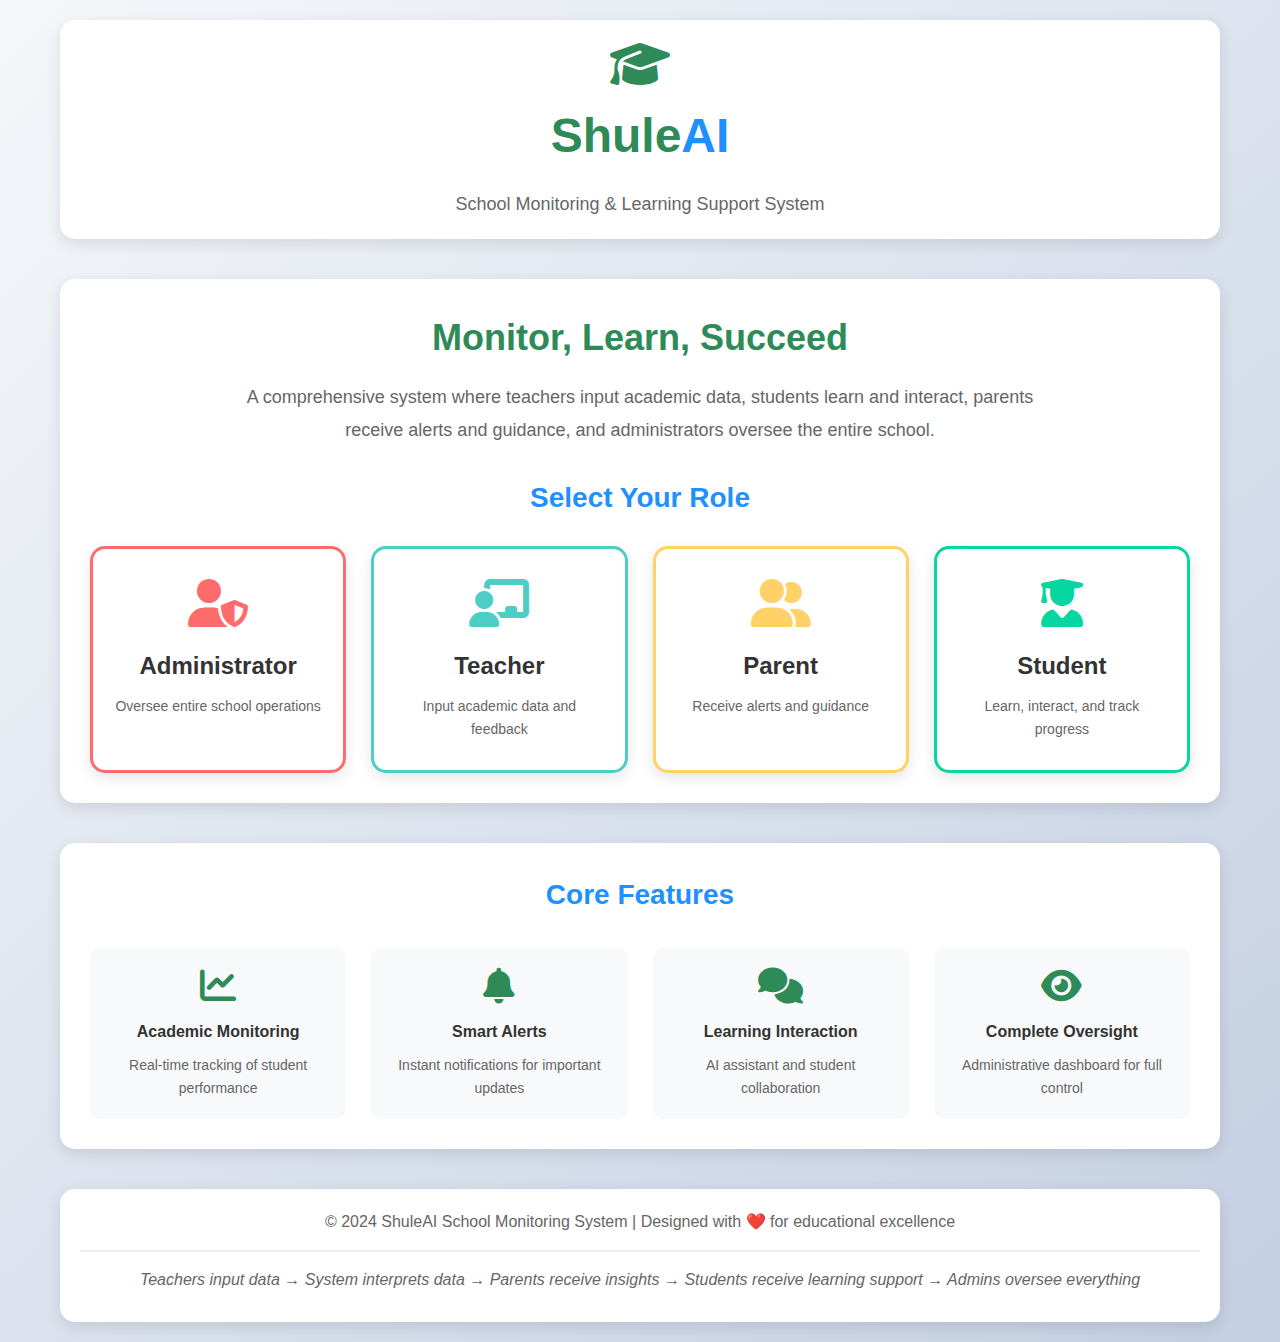
<file: index.html>
<!DOCTYPE html>
<html lang="en">
<head>
    <meta charset="UTF-8">
    <meta name="viewport" content="width=device-width, initial-scale=1.0">
    <title>ShuleAI - School Monitoring System</title>
    <link rel="stylesheet" href="assets/css/style.css">
    <link rel="stylesheet" href="https://cdnjs.cloudflare.com/ajax/libs/font-awesome/6.4.0/css/all.min.css">
</head>
<body>
    <div class="container">
        <header class="main-header">
            <div class="logo">
                <i class="fas fa-graduation-cap"></i>
                <h1>Shule<span class="ai">AI</span></h1>
                <p class="tagline">School Monitoring & Learning Support System</p>
            </div>
        </header>

        <main class="main-content">
            <section class="hero">
                <h2>Monitor, Learn, Succeed</h2>
                <p class="description">A comprehensive system where teachers input academic data, students learn and interact, parents receive alerts and guidance, and administrators oversee the entire school.</p>
                
                <div class="user-roles">
                    <h3>Select Your Role</h3>
                    <div class="role-cards">
                        <a href="admin/admin.html" class="role-card admin">
                            <i class="fas fa-user-shield"></i>
                            <h4>Administrator</h4>
                            <p>Oversee entire school operations</p>
                        </a>
                        
                        <a href="teacher/teacher.html" class="role-card teacher">
                            <i class="fas fa-chalkboard-teacher"></i>
                            <h4>Teacher</h4>
                            <p>Input academic data and feedback</p>
                        </a>
                        
                        <a href="parent/parent.html" class="role-card parent">
                            <i class="fas fa-user-friends"></i>
                            <h4>Parent</h4>
                            <p>Receive alerts and guidance</p>
                        </a>
                        
                        <a href="student/student.html" class="role-card student">
                            <i class="fas fa-user-graduate"></i>
                            <h4>Student</h4>
                            <p>Learn, interact, and track progress</p>
                        </a>
                    </div>
                </div>
            </section>

            <section class="features">
                <h3>Core Features</h3>
                <div class="feature-grid">
                    <div class="feature">
                        <i class="fas fa-chart-line"></i>
                        <h4>Academic Monitoring</h4>
                        <p>Real-time tracking of student performance</p>
                    </div>
                    <div class="feature">
                        <i class="fas fa-bell"></i>
                        <h4>Smart Alerts</h4>
                        <p>Instant notifications for important updates</p>
                    </div>
                    <div class="feature">
                        <i class="fas fa-comments"></i>
                        <h4>Learning Interaction</h4>
                        <p>AI assistant and student collaboration</p>
                    </div>
                    <div class="feature">
                        <i class="fas fa-eye"></i>
                        <h4>Complete Oversight</h4>
                        <p>Administrative dashboard for full control</p>
                    </div>
                </div>
            </section>
        </main>

        <footer class="main-footer">
            <p>© 2024 ShuleAI School Monitoring System | Designed with ❤️ for educational excellence</p>
            <p class="system-philosophy">Teachers input data → System interprets data → Parents receive insights → Students receive learning support → Admins oversee everything</p>
        </footer>
    </div>

    <script src="assets/js/main.js"></script>
</body>
</html>
</file>
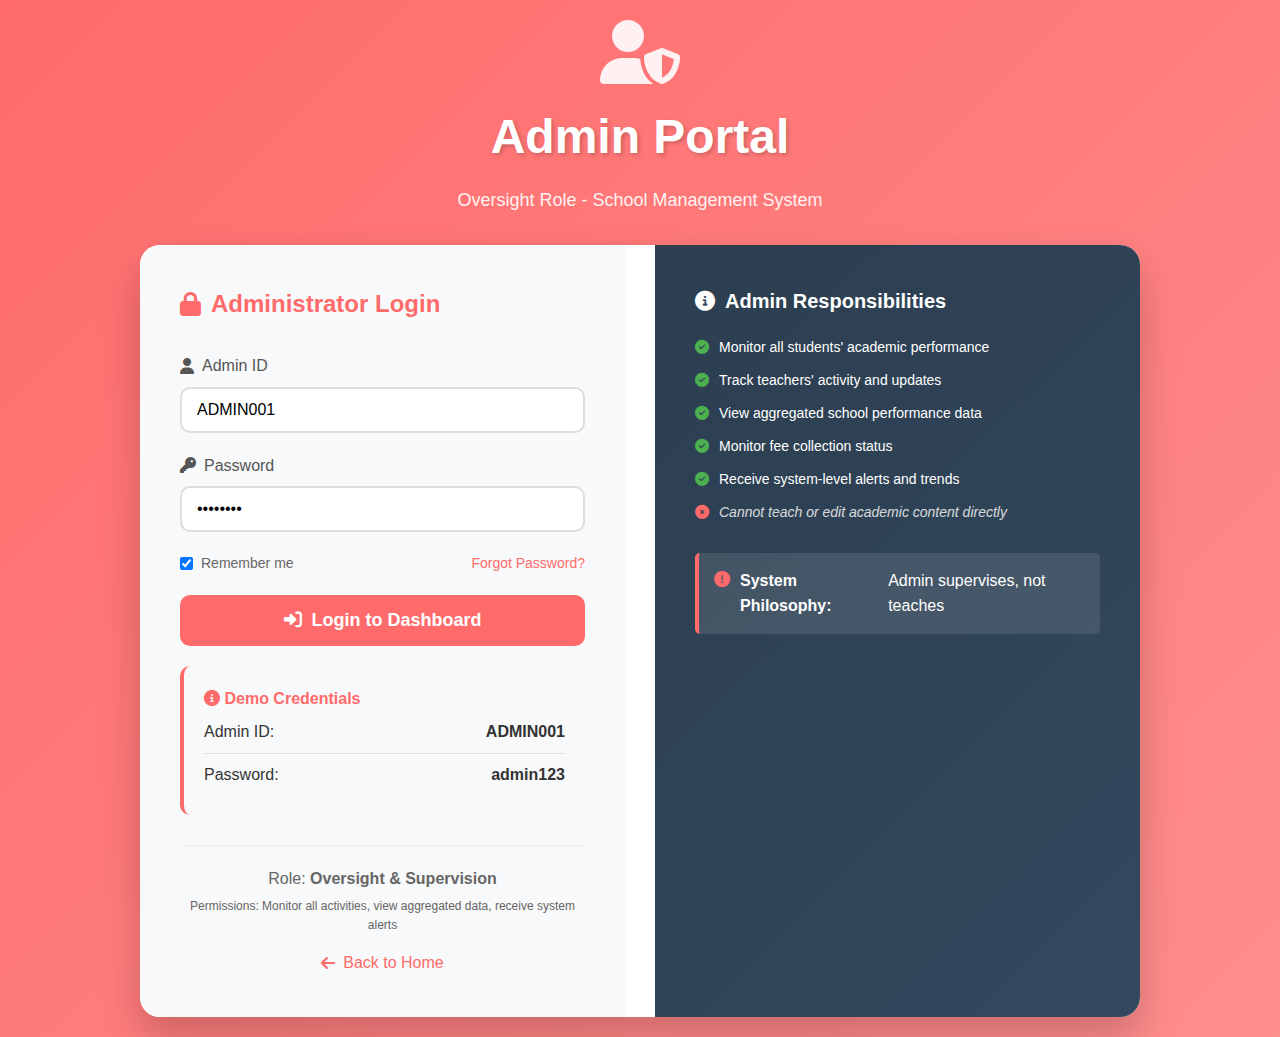
<file: admin/admin-dashboard.html>
<!DOCTYPE html>
<html lang="en">
<head>
    <meta charset="UTF-8">
    <meta name="viewport" content="width=device-width, initial-scale=1.0">
    <title>Admin Dashboard - ShuleAI</title>
    <link rel="stylesheet" href="../assets/css/style.css">
    <link rel="stylesheet" href="../assets/css/admin.css">
    <link rel="stylesheet" href="https://cdnjs.cloudflare.com/ajax/libs/font-awesome/6.4.0/css/all.min.css">
    <link rel="stylesheet" href="https://cdnjs.cloudflare.com/ajax/libs/font-awesome/6.4.0/css/all.min.css">
</head>
<body class="admin-dashboard">
    <!-- Top Navigation -->
    <nav class="admin-nav">
        <div class="nav-left">
            <div class="logo">
                <i class="fas fa-user-shield"></i>
                <div>
                    <h2>Shule<span class="ai">AI</span> Admin</h2>
                    <p class="role-tag">Oversight Dashboard</p>
                </div>
            </div>
        </div>
        
        <div class="nav-center">
            <div class="school-info">
                <i class="fas fa-school"></i>
                <div>
                    <h3>Greenwood High School</h3>
                    <p>Academic Year 2024 | Term 1</p>
                </div>
            </div>
        </div>
        
        <div class="nav-right">
            <div class="admin-profile">
                <img src="https://ui-avatars.com/api/?name=Admin+User&background=FF6B6B&color=fff" alt="Admin">
                <div class="profile-info">
                    <span class="admin-name">Admin User</span>
                    <span class="admin-id">ID: ADM-001</span>
                </div>
                <i class="fas fa-chevron-down"></i>
            </div>
            <button class="btn-logout">
                <i class="fas fa-sign-out-alt"></i>
            </button>
        </div>
    </nav>

    <!-- Main Container -->
    <div class="dashboard-container">
        <!-- Sidebar -->
        <aside class="sidebar">
            <div class="sidebar-menu">
                <div class="menu-section">
                    <h4><i class="fas fa-tachometer-alt"></i> DASHBOARD</h4>
                    <a href="#" class="menu-item active">
                        <i class="fas fa-home"></i> Overview
                    </a>
                    <a href="#" class="menu-item">
                        <i class="fas fa-chart-line"></i> Analytics
                    </a>
                </div>
                
                <div class="menu-section">
                    <h4><i class="fas fa-eye"></i> MONITORING</h4>
                    <a href="#" class="menu-item">
                        <i class="fas fa-user-graduate"></i> Students
                        <span class="badge">1,245</span>
                    </a>
                    <a href="#" class="menu-item">
                        <i class="fas fa-chalkboard-teacher"></i> Teachers
                        <span class="badge">68</span>
                    </a>
                    <a href="#" class="menu-item">
                        <i class="fas fa-users"></i> Parents
                        <span class="badge">2,490</span>
                    </a>
                </div>
                
                <div class="menu-section">
                    <h4><i class="fas fa-chart-bar"></i> PERFORMANCE</h4>
                    <a href="#" class="menu-item">
                        <i class="fas fa-chart-pie"></i> Academic Reports
                    </a>
                    <a href="#" class="menu-item">
                        <i class="fas fa-calendar-check"></i> Attendance
                    </a>
                    <a href="#" class="menu-item">
                        <i class="fas fa-trend-up"></i> Trends
                    </a>
                </div>
                
                <div class="menu-section">
                    <h4><i class="fas fa-money-check-alt"></i> FINANCIAL</h4>
                    <a href="#" class="menu-item">
                        <i class="fas fa-coins"></i> Fee Collection
                        <span class="badge warning">15% Due</span>
                    </a>
                    <a href="#" class="menu-item">
                        <i class="fas fa-file-invoice-dollar"></i> Reports
                    </a>
                </div>
                
                <div class="menu-section">
                    <h4><i class="fas fa-bell"></i> ALERTS</h4>
                    <a href="#" class="menu-item">
                        <i class="fas fa-exclamation-triangle"></i> System Alerts
                        <span class="badge danger">3</span>
                    </a>
                    <a href="#" class="menu-item">
                        <i class="fas fa-flag"></i> Flags
                        <span class="badge">12</span>
                    </a>
                </div>
                
                <div class="menu-section">
                    <h4><i class="fas fa-cog"></i> SYSTEM</h4>
                    <a href="#" class="menu-item">
                        <i class="fas fa-sliders-h"></i> Settings
                    </a>
                    <a href="#" class="menu-item">
                        <i class="fas fa-history"></i> Audit Log
                    </a>
                </div>
            </div>
            
            <div class="sidebar-footer">
                <div class="system-status">
                    <i class="fas fa-circle status-active"></i>
                    <span>System: <strong>Active</strong></span>
                </div>
                <a href="../index.html" class="back-to-home">
                    <i class="fas fa-home"></i> Home
                </a>
            </div>
        </aside>

        <!-- Main Content -->
        <main class="main-content">
            <!-- Quick Stats -->
            <div class="quick-stats">
                <div class="stat-card">
                    <div class="stat-icon total-students">
                        <i class="fas fa-user-graduate"></i>
                    </div>
                    <div class="stat-info">
                        <h3>1,245</h3>
                        <p>Total Students</p>
                    </div>
                    <div class="stat-trend up">
                        <i class="fas fa-arrow-up"></i> 5.2%
                    </div>
                </div>
                
                <div class="stat-card">
                    <div class="stat-icon total-teachers">
                        <i class="fas fa-chalkboard-teacher"></i>
                    </div>
                    <div class="stat-info">
                        <h3>68</h3>
                        <p>Active Teachers</p>
                    </div>
                    <div class="stat-trend up">
                        <i class="fas fa-arrow-up"></i> 2.1%
                    </div>
                </div>
                
                <div class="stat-card">
                    <div class="stat-icon performance">
                        <i class="fas fa-chart-line"></i>
                    </div>
                    <div class="stat-info">
                        <h3>84.5%</h3>
                        <p>Avg. Performance</p>
                    </div>
                    <div class="stat-trend down">
                        <i class="fas fa-arrow-down"></i> 1.3%
                    </div>
                </div>
                
                <div class="stat-card">
                    <div class="stat-icon fees">
                        <i class="fas fa-coins"></i>
                    </div>
                    <div class="stat-info">
                        <h3>85%</h3>
                        <p>Fee Collection</p>
                    </div>
                    <div class="stat-trend up">
                        <i class="fas fa-arrow-up"></i> 8.7%
                    </div>
                </div>
            </div>

            <!-- Alerts Section -->
            <div class="alerts-section">
                <div class="section-header">
                    <h3><i class="fas fa-exclamation-triangle"></i> System Alerts</h3>
                    <a href="#" class="view-all">View All <i class="fas fa-arrow-right"></i></a>
                </div>
                
                <div class="alerts-container">
                    <div class="alert-card critical">
                        <div class="alert-icon">
                            <i class="fas fa-skull-crossbones"></i>
                        </div>
                        <div class="alert-content">
                            <h4>Performance Decline Detected</h4>
                            <p>Grade 10 average dropped by 15% in Mathematics</p>
                            <span class="alert-time"><i class="far fa-clock"></i> 2 hours ago</span>
                        </div>
                        <button class="btn-action">Investigate</button>
                    </div>
                    
                    <div class="alert-card warning">
                        <div class="alert-icon">
                            <i class="fas fa-user-clock"></i>
                        </div>
                        <div class="alert-content">
                            <h4>Teacher Activity Low</h4>
                            <p>3 teachers haven't updated marks in 7 days</p>
                            <span class="alert-time"><i class="far fa-clock"></i> 1 day ago</span>
                        </div>
                        <button class="btn-action">Review</button>
                    </div>
                    
                    <div class="alert-card info">
                        <div class="alert-icon">
                            <i class="fas fa-money-bill-wave"></i>
                        </div>
                        <div class="alert-content">
                            <h4>Fee Collection Update</h4>
                            <p>15% of term fees still pending across grades</p>
                            <span class="alert-time"><i class="far fa-clock"></i> 2 days ago</span>
                        </div>
                        <button class="btn-action">Details</button>
                    </div>
                </div>
            </div>

            <!-- Monitoring Sections -->
            <div class="monitoring-grid">
                <!-- Teacher Activity -->
                <div class="monitoring-card">
                    <div class="card-header">
                        <h4><i class="fas fa-chalkboard-teacher"></i> Teacher Activity Monitor</h4>
                        <span class="card-badge">Last 7 days</span>
                    </div>
                    <div class="card-content">
                        <div class="activity-list">
                            <div class="activity-item">
                                <div class="teacher-avatar">
                                    <img src="https://ui-avatars.com/api/?name=John+Doe&background=4ECDC4&color=fff" alt="Teacher">
                                </div>
                                <div class="activity-info">
                                    <h5>John Doe</h5>
                                    <p>Updated marks for Grade 10A</p>
                                    <span class="activity-time">Today, 10:30 AM</span>
                                </div>
                                <span class="activity-status active">Active</span>
                            </div>
                            
                            <div class="activity-item">
                                <div class="teacher-avatar">
                                    <img src="https://ui-avatars.com/api/?name=Jane+Smith&background=4ECDC4&color=fff" alt="Teacher">
                                </div>
                                <div class="activity-info">
                                    <h5>Jane Smith</h5>
                                    <p>Added attendance for Grade 9B</p>
                                    <span class="activity-time">Today, 09:15 AM</span>
                                </div>
                                <span class="activity-status active">Active</span>
                            </div>
                            
                            <div class="activity-item">
                                <div class="teacher-avatar">
                                    <img src="https://ui-avatars.com/api/?name=Robert+Brown&background=4ECDC4&color=fff" alt="Teacher">
                                </div>
                                <div class="activity-info">
                                    <h5>Robert Brown</h5>
                                    <p>No updates in 3 days</p>
                                    <span class="activity-time">Last: Monday</span>
                                </div>
                                <span class="activity-status inactive">Inactive</span>
                            </div>
                        </div>
                    </div>
                    <div class="card-footer">
                        <a href="#" class="card-link">View All Teachers <i class="fas fa-arrow-right"></i></a>
                    </div>
                </div>

                <!-- Performance Overview -->
                <div class="monitoring-card">
                    <div class="card-header">
                        <h4><i class="fas fa-chart-pie"></i> Performance Overview</h4>
                        <span class="card-badge">Current Term</span>
                    </div>
                    <div class="card-content">
                        <div class="performance-metrics">
                            <div class="metric">
                                <div class="metric-label">
                                    <span class="metric-color" style="background: #FF6B6B;"></span>
                                    <span>Excellent (A)</span>
                                </div>
                                <div class="metric-value">35%</div>
                                <div class="metric-bar">
                                    <div class="bar-fill" style="width: 35%; background: #FF6B6B;"></div>
                                </div>
                            </div>
                            
                            <div class="metric">
                                <div class="metric-label">
                                    <span class="metric-color" style="background: #FFD166;"></span>
                                    <span>Good (B)</span>
                                </div>
                                <div class="metric-value">40%</div>
                                <div class="metric-bar">
                                    <div class="bar-fill" style="width: 40%; background: #FFD166;"></div>
                                </div>
                            </div>
                            
                            <div class="metric">
                                <div class="metric-label">
                                    <span class="metric-color" style="background: #06D6A0;"></span>
                                    <span>Average (C)</span>
                                </div>
                                <div class="metric-value">20%</div>
                                <div class="metric-bar">
                                    <div class="bar-fill" style="width: 20%; background: #06D6A0;"></div>
                                </div>
                            </div>
                            
                            <div class="metric">
                                <div class="metric-label">
                                    <span class="metric-color" style="background: #118AB2;"></span>
                                    <span>Needs Help (D/F)</span>
                                </div>
                                <div class="metric-value">5%</div>
                                <div class="metric-bar">
                                    <div class="bar-fill" style="width: 5%; background: #118AB2;"></div>
                                </div>
                            </div>
                        </div>
                        
                        <div class="performance-summary">
                            <div class="summary-item">
                                <i class="fas fa-arrow-up text-success"></i>
                                <div>
                                    <h5>12% Improvement</h5>
                                    <p>Grade 11 Science</p>
                                </div>
                            </div>
                            <div class="summary-item">
                                <i class="fas fa-arrow-down text-danger"></i>
                                <div>
                                    <h5>8% Decline</h5>
                                    <p>Grade 9 Mathematics</p>
                                </div>
                            </div>
                        </div>
                    </div>
                </div>
            </div>

            <!-- Recent Activity Log -->
            <div class="activity-log">
                <div class="section-header">
                    <h3><i class="fas fa-history"></i> Recent System Activity</h3>
                    <a href="#" class="view-all">Full Log <i class="fas fa-external-link-alt"></i></a>
                </div>
                
                <div class="log-table">
                    <table>
                        <thead>
                            <tr>
                                <th>Time</th>
                                <th>User</th>
                                <th>Activity</th>
                                <th>Details</th>
                                <th>Status</th>
                            </tr>
                        </thead>
                        <tbody>
                            <tr>
                                <td>10:30 AM</td>
                                <td>
                                    <div class="user-cell">
                                        <img src="https://ui-avatars.com/api/?name=T+Miller&background=4ECDC4&color=fff" alt="User">
                                        <span>T. Miller</span>
                                    </div>
                                </td>
                                <td>Marks Updated</td>
                                <td>Grade 10A - Mathematics</td>
                                <td><span class="status-success">Completed</span></td>
                            </tr>
                            <tr>
                                <td>09:45 AM</td>
                                <td>
                                    <div class="user-cell">
                                        <img src="https://ui-avatars.com/api/?name=System&background=666&color=fff" alt="System">
                                        <span>System</span>
                                    </div>
                                </td>
                                <td>Alert Generated</td>
                                <td>Fee reminder sent to 45 parents</td>
                                <td><span class="status-info">Processed</span></td>
                            </tr>
                            <tr>
                                <td>Yesterday</td>
                                <td>
                                    <div class="user-cell">
                                        <img src="https://ui-avatars.com/api/?name=P+Johnson&background=FFD166&color=fff" alt="Parent">
                                        <span>P. Johnson</span>
                                    </div>
                                </td>
                                <td>Parent Login</td>
                                <td>Viewed student report</td>
                                <td><span class="status-success">Completed</span></td>
                            </tr>
                            <tr>
                                <td>Yesterday</td>
                                <td>
                                    <div class="user-cell">
                                        <img src="https://ui-avatars.com/api/?name=S+Williams&background=06D6A0&color=fff" alt="Student">
                                        <span>S. Williams</span>
                                    </div>
                                </td>
                                <td>AI Assistant Chat</td>
                                <td>Asked 3 math questions</td>
                                <td><span class="status-success">Completed</span></td>
                            </tr>
                        </tbody>
                    </table>
                </div>
            </div>
        </main>
    </div>

    <!-- Admin Modal -->
    <div class="modal-overlay" id="adminModal">
        <div class="modal-content">
            <div class="modal-header">
                <h3><i class="fas fa-user-shield"></i> Admin Control Panel</h3>
                <button class="modal-close">&times;</button>
            </div>
            <div class="modal-body">
                <p>This is where admin-specific controls would appear for detailed oversight actions.</p>
                <div class="modal-actions">
                    <button class="btn-primary">Generate Report</button>
                    <button class="btn-secondary">System Settings</button>
                    <button class="btn-danger">Emergency Lockdown</button>
                </div>
            </div>
        </div>
    </div>

    <script src="../assets/js/admin.js"></script>
</body>
</html>
</file>
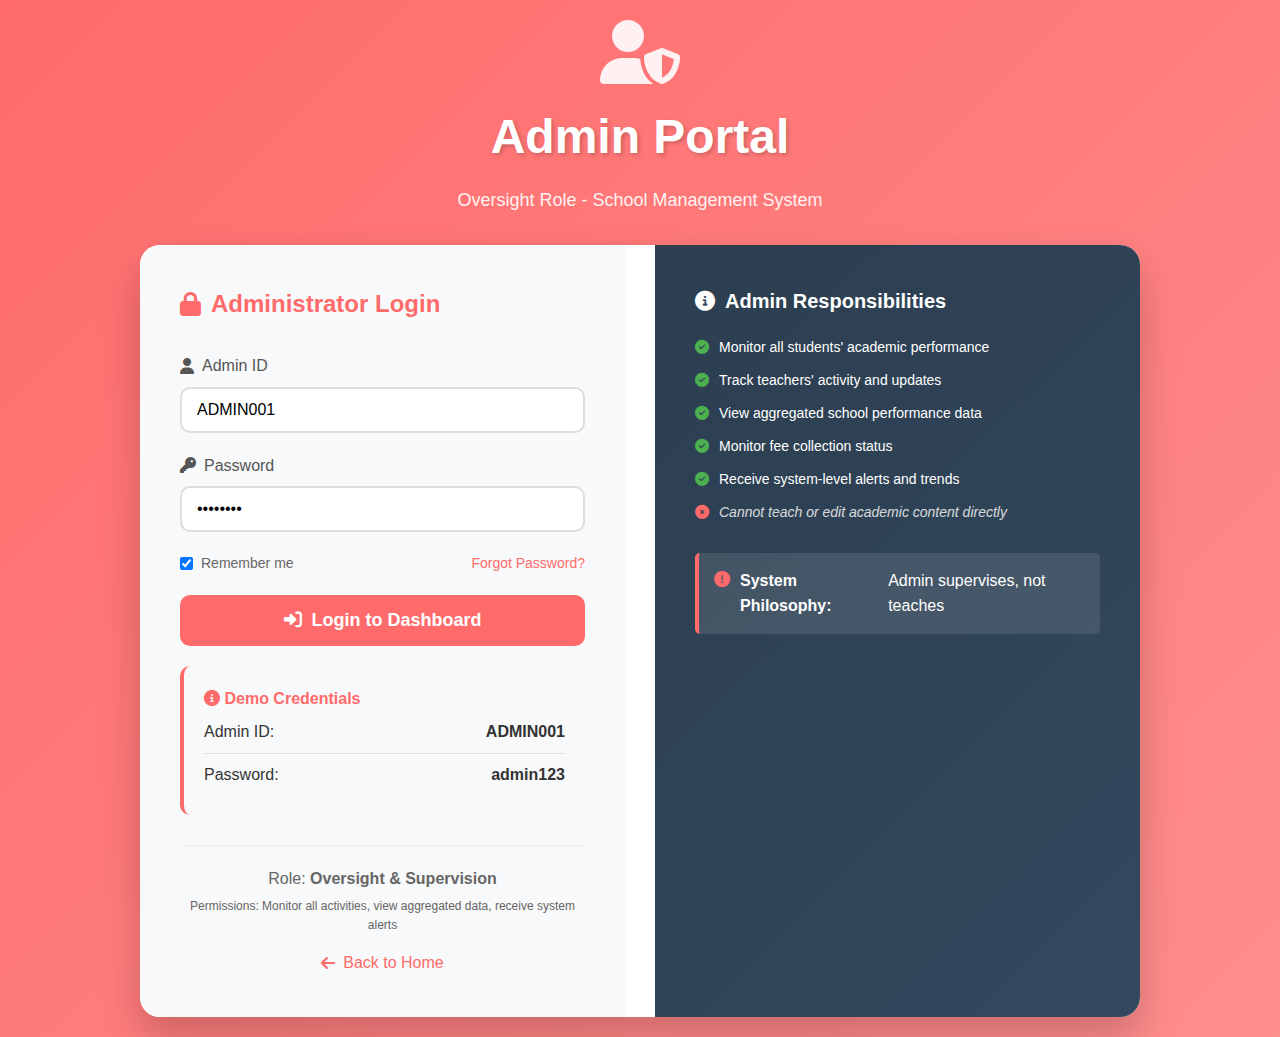
<file: admin/admin.html>
<!DOCTYPE html>
<html lang="en">
<head>
    <meta charset="UTF-8">
    <meta name="viewport" content="width=device-width, initial-scale=1.0">
    <title>Admin Login - ShuleAI</title>
    <link rel="stylesheet" href="../assets/css/style.css">
    <link rel="stylesheet" href="../assets/css/admin.css">
    <link rel="stylesheet" href="https://cdnjs.cloudflare.com/ajax/libs/font-awesome/6.4.0/css/all.min.css">
    <style>
        .demo-credentials {
            background: #f8f9fa;
            border-radius: 10px;
            padding: 20px;
            margin-top: 20px;
            border-left: 4px solid #FF6B6B;
        }
        .demo-credentials h4 {
            margin-top: 0;
            color: #FF6B6B;
        }
        .credential-item {
            display: flex;
            justify-content: space-between;
            padding: 8px 0;
            border-bottom: 1px solid #e0e0e0;
        }
        .credential-item:last-child {
            border-bottom: none;
        }
    </style>
</head>
<body class="admin-login-page">
    <div class="login-container">
        <div class="login-header">
            <i class="fas fa-user-shield"></i>
            <h1>Admin Portal</h1>
            <p class="subtitle">Oversight Role - School Management System</p>
        </div>

        <div class="login-box">
            <div class="login-card">
                <h2><i class="fas fa-lock"></i> Administrator Login</h2>
                
                <form id="adminLoginForm">
                    <div class="form-group">
                        <label for="adminId"><i class="fas fa-user"></i> Admin ID</label>
                        <input type="text" id="adminId" placeholder="Enter admin ID" required value="ADMIN001">
                    </div>
                    
                    <div class="form-group">
                        <label for="password"><i class="fas fa-key"></i> Password</label>
                        <input type="password" id="password" placeholder="Enter password" required value="admin123">
                    </div>
                    
                    <div class="form-options">
                        <label class="remember-me">
                            <input type="checkbox" checked> Remember me
                        </label>
                        <a href="#" class="forgot-password">Forgot Password?</a>
                    </div>
                    
                    <button type="submit" class="btn-login">
                        <i class="fas fa-sign-in-alt"></i> Login to Dashboard
                    </button>
                </form>
                
                <div class="demo-credentials">
                    <h4><i class="fas fa-info-circle"></i> Demo Credentials</h4>
                    <div class="credential-item">
                        <span>Admin ID:</span>
                        <strong>ADMIN001</strong>
                    </div>
                    <div class="credential-item">
                        <span>Password:</span>
                        <strong>admin123</strong>
                    </div>
                </div>
                
                <div class="login-footer">
                    <p>Role: <strong>Oversight & Supervision</strong></p>
                    <p class="permissions">Permissions: Monitor all activities, view aggregated data, receive system alerts</p>
                    <a href="../index.html" class="back-home">
                        <i class="fas fa-arrow-left"></i> Back to Home
                    </a>
                </div>
            </div>
            
            <div class="login-info">
                <h3><i class="fas fa-info-circle"></i> Admin Responsibilities</h3>
                <ul class="responsibilities">
                    <li><i class="fas fa-check-circle"></i> Monitor all students' academic performance</li>
                    <li><i class="fas fa-check-circle"></i> Track teachers' activity and updates</li>
                    <li><i class="fas fa-check-circle"></i> View aggregated school performance data</li>
                    <li><i class="fas fa-check-circle"></i> Monitor fee collection status</li>
                    <li><i class="fas fa-check-circle"></i> Receive system-level alerts and trends</li>
                    <li><i class="fas fa-times-circle"></i> <em>Cannot teach or edit academic content directly</em></li>
                </ul>
                
                <div class="alert alert-info">
                    <i class="fas fa-exclamation-circle"></i>
                    <strong>System Philosophy:</strong> Admin supervises, not teaches
                </div>
            </div>
        </div>
    </div>

    <script src="../assets/js/admin.js"></script>
    <script>
        // Login functionality
        document.getElementById('adminLoginForm').addEventListener('submit', function(e) {
            e.preventDefault();
            
            const adminId = document.getElementById('adminId').value;
            const password = document.getElementById('password').value;
            
            // Simple validation
            if (adminId === 'ADMIN001' && password === 'admin123') {
                // Store login state in localStorage
                localStorage.setItem('adminLoggedIn', 'true');
                localStorage.setItem('adminId', adminId);
                localStorage.setItem('adminName', 'Admin User');
                
                // Show success message
                showMessage('Login successful! Redirecting...', 'success');
                
                // Redirect after delay
                setTimeout(() => {
                    window.location.href = 'admin-dashboard.html';
                }, 1000);
            } else {
                showMessage('Invalid credentials. Use demo credentials shown.', 'error');
            }
        });
        
        function showMessage(message, type) {
            // Remove existing messages
            const existing = document.querySelector('.login-message');
            if (existing) existing.remove();
            
            const messageDiv = document.createElement('div');
            messageDiv.className = `login-message ${type}`;
            messageDiv.innerHTML = `
                <i class="fas fa-${type === 'error' ? 'exclamation-circle' : 'check-circle'}"></i>
                ${message}
            `;
            
            // Add styles
            messageDiv.style.cssText = `
                position: fixed;
                top: 20px;
                right: 20px;
                padding: 15px 20px;
                background: ${type === 'error' ? '#f8d7da' : '#d4edda'};
                color: ${type === 'error' ? '#721c24' : '#155724'};
                border-radius: 8px;
                box-shadow: 0 4px 12px rgba(0,0,0,0.15);
                display: flex;
                align-items: center;
                gap: 10px;
                z-index: 10000;
                animation: slideIn 0.3s ease;
            `;
            
            document.body.appendChild(messageDiv);
            
            // Auto remove after 3 seconds
            setTimeout(() => {
                messageDiv.style.animation = 'slideOut 0.3s ease';
                setTimeout(() => messageDiv.remove(), 300);
            }, 3000);
        }
        
        // Add animation styles
        const style = document.createElement('style');
        style.textContent = `
            @keyframes slideIn {
                from { transform: translateX(100%); opacity: 0; }
                to { transform: translateX(0); opacity: 1; }
            }
            @keyframes slideOut {
                from { transform: translateX(0); opacity: 1; }
                to { transform: translateX(100%); opacity: 0; }
            }
        `;
        document.head.appendChild(style);
        
        // Auto-fill demo credentials on page load
        window.addEventListener('load', function() {
            const adminIdInput = document.getElementById('adminId');
            const passwordInput = document.getElementById('password');
            
            if (adminIdInput && !adminIdInput.value) {
                adminIdInput.value = 'ADMIN001';
            }
            if (passwordInput && !passwordInput.value) {
                passwordInput.value = 'admin123';
            }
        });
    </script>
</body>
</html>
</file>
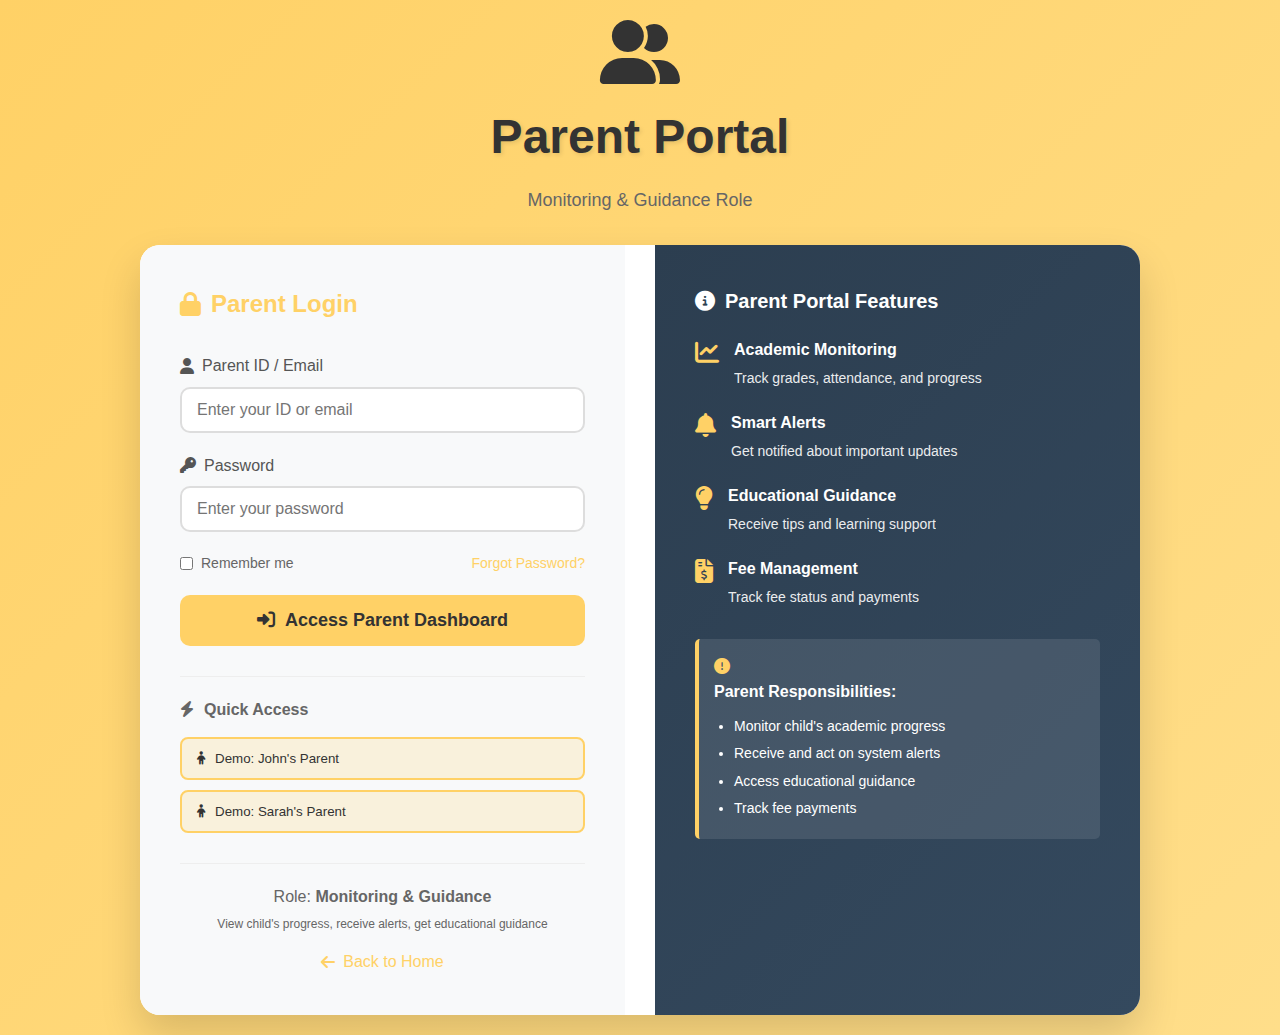
<file: parent/parent-dashboard.html>
<!DOCTYPE html>
<html lang="en">
<head>
    <meta charset="UTF-8">
    <meta name="viewport" content="width=device-width, initial-scale=1.0">
    <title>Parent Dashboard - ShuleAI</title>
    <link rel="stylesheet" href="../assets/css/style.css">
    <link rel="stylesheet" href="../assets/css/parent.css">
    <link rel="stylesheet" href="https://cdnjs.cloudflare.com/ajax/libs/font-awesome/6.4.0/css/all.min.css">
</head>
<body class="parent-dashboard">
    <!-- Authentication Check -->
    <script>
        // Check if parent is logged in
        if (!localStorage.getItem('parentLoggedIn')) {
            window.location.href = 'parent.html';
        }
        
        // Load parent data
        const parentData = {
            name: localStorage.getItem('parentName') || 'John Smith',
            id: localStorage.getItem('parentId') || 'PARENT001',
            children: JSON.parse(localStorage.getItem('parentChildren') || '[{"name": "Emma Smith", "grade": "Grade 10A", "id": "STU001"}]')
        };
    </script>

    <!-- Top Navigation -->
    <nav class="parent-nav">
        <div class="nav-left">
            <div class="logo">
                <i class="fas fa-user-friends"></i>
                <div>
                    <h2>Shule<span class="ai">AI</span> Parent</h2>
                    <p class="role-tag">Monitoring Dashboard</p>
                </div>
            </div>
        </div>
        
        <div class="nav-center">
            <div class="child-selector" id="childSelector">
                <i class="fas fa-child"></i>
                <div class="child-info">
                    <h3 id="selectedChildName">Emma Smith</h3>
                    <p id="selectedChildGrade">Grade 10A • Student ID: STU001</p>
                </div>
                <i class="fas fa-chevron-down"></i>
            </div>
        </div>
        
        <div class="nav-right">
            <div class="alert-bell" id="alertBell">
                <i class="fas fa-bell"></i>
                <span class="badge" id="alertCount">3</span>
            </div>
            <div class="parent-profile" id="parentProfile">
                <img src="https://ui-avatars.com/api/?name=John+Smith&background=FFD166&color=000" alt="Parent">
                <div class="profile-info">
                    <span class="parent-name" id="parentName">John Smith</span>
                    <span class="parent-id">Parent ID: PARENT001</span>
                </div>
                <i class="fas fa-chevron-down"></i>
            </div>
            <button class="btn-logout" id="logoutBtn">
                <i class="fas fa-sign-out-alt"></i>
            </button>
        </div>
    </nav>

    <!-- Alerts Panel -->
    <div class="alerts-panel" id="alertsPanel" style="display: none;">
        <div class="panel-header">
            <h3><i class="fas fa-bell"></i> Alerts & Notifications</h3>
            <button class="panel-close">&times;</button>
        </div>
        <div class="panel-body" id="alertsList">
            <!-- Alerts will be loaded here -->
        </div>
        <div class="panel-footer">
            <a href="#" class="view-all-alerts">View All Alerts</a>
        </div>
    </div>

    <!-- Main Container -->
    <div class="dashboard-container">
        <!-- Sidebar -->
        <aside class="sidebar">
            <div class="sidebar-menu">
                <div class="menu-section">
                    <h4><i class="fas fa-tachometer-alt"></i> DASHBOARD</h4>
                    <a href="#" class="menu-item active" data-section="overview">
                        <i class="fas fa-home"></i> Overview
                    </a>
                    <a href="#" class="menu-item" data-section="progress">
                        <i class="fas fa-chart-line"></i> Progress Tracker
                    </a>
                </div>
                
                <div class="menu-section">
                    <h4><i class="fas fa-user-graduate"></i> ACADEMIC</h4>
                    <a href="#" class="menu-item" data-section="grades">
                        <i class="fas fa-percentage"></i> Grades & Marks
                        <span class="badge" id="gradesCount">12</span>
                    </a>
                    <a href="#" class="menu-item" data-section="attendance">
                        <i class="fas fa-calendar-check"></i> Attendance
                        <span class="badge success" id="attendancePercent">94%</span>
                    </a>
                    <a href="#" class="menu-item" data-section="subjects">
                        <i class="fas fa-book"></i> Subjects
                    </a>
                </div>
                
                <div class="menu-section">
                    <h4><i class="fas fa-bell"></i> ALERTS CENTER</h4>
                    <a href="#" class="menu-item" data-section="alerts">
                        <i class="fas fa-exclamation-triangle"></i> Academic Alerts
                        <span class="badge warning" id="academicAlerts">2</span>
                    </a>
                    <a href="#" class="menu-item" data-section="attendance-alerts">
                        <i class="fas fa-user-clock"></i> Attendance Alerts
                        <span class="badge" id="attendanceAlerts">1</span>
                    </a>
                    <a href="#" class="menu-item" data-section="fee-alerts">
                        <i class="fas fa-money-bill-wave"></i> Fee Alerts
                        <span class="badge danger" id="feeAlerts">0</span>
                    </a>
                </div>
                
                <div class="menu-section">
                    <h4><i class="fas fa-lightbulb"></i> GUIDANCE</h4>
                    <a href="#" class="menu-item" data-section="tips">
                        <i class="fas fa-tips"></i> Parent Tips
                        <span class="badge info" id="newTips">5</span>
                    </a>
                    <a href="#" class="menu-item" data-section="resources">
                        <i class="fas fa-book-open"></i> Learning Resources
                    </a>
                    <a href="#" class="menu-item" data-section="did-you-know">
                        <i class="fas fa-question-circle"></i> Did You Know?
                    </a>
                </div>
                
                <div class="menu-section">
                    <h4><i class="fas fa-money-check-alt"></i> FINANCIAL</h4>
                    <a href="#" class="menu-item" data-section="fees">
                        <i class="fas fa-file-invoice-dollar"></i> Fee Statement
                    </a>
                    <a href="#" class="menu-item" data-section="payments">
                        <i class="fas fa-credit-card"></i> Payment History
                    </a>
                </div>
                
                <div class="menu-section">
                    <h4><i class="fas fa-cog"></i> SETTINGS</h4>
                    <a href="#" class="menu-item" data-section="profile">
                        <i class="fas fa-user"></i> Profile
                    </a>
                    <a href="#" class="menu-item" data-section="notifications">
                        <i class="fas fa-sliders-h"></i> Notifications
                    </a>
                </div>
            </div>
            
            <div class="sidebar-footer">
                <div class="last-login">
                    <i class="far fa-clock"></i>
                    <span>Last login: <strong>Today</strong></span>
                </div>
                <a href="../index.html" class="back-to-home">
                    <i class="fas fa-home"></i> Home
                </a>
            </div>
        </aside>

        <!-- Main Content -->
        <main class="main-content">
            <!-- Welcome Banner -->
            <div class="welcome-banner">
                <div class="welcome-content">
                    <h1>Welcome back, <span id="welcomeParentName">John</span>!</h1>
                    <p>Monitoring <span id="welcomeChildName">Emma Smith</span>'s academic progress in <span id="welcomeGrade">Grade 10A</span></p>
                </div>
                <div class="welcome-actions">
                    <button class="btn-primary" id="quickViewBtn">
                        <i class="fas fa-eye"></i> Quick Overview
                    </button>
                    <button class="btn-secondary" id="printReportBtn">
                        <i class="fas fa-print"></i> Print Report
                    </button>
                </div>
            </div>

            <!-- Quick Stats -->
            <div class="quick-stats">
                <div class="stat-card">
                    <div class="stat-icon overall-grade">
                        <i class="fas fa-star"></i>
                    </div>
                    <div class="stat-info">
                        <h3 id="overallGrade">B+</h3>
                        <p>Overall Grade</p>
                    </div>
                    <div class="stat-trend up">
                        <i class="fas fa-arrow-up"></i> <span id="gradeTrend">+2%</span>
                    </div>
                </div>
                
                <div class="stat-card">
                    <div class="stat-icon attendance">
                        <i class="fas fa-calendar-check"></i>
                    </div>
                    <div class="stat-info">
                        <h3 id="attendanceRate">94%</h3>
                        <p>Attendance Rate</p>
                    </div>
                    <div class="stat-trend down">
                        <i class="fas fa-arrow-down"></i> <span id="attendanceTrend">-1%</span>
                    </div>
                </div>
                
                <div class="stat-card">
                    <div class="stat-icon assignments">
                        <i class="fas fa-tasks"></i>
                    </div>
                    <div class="stat-info">
                        <h3 id="pendingAssignments">3</h3>
                        <p>Pending Assignments</p>
                    </div>
                    <div class="stat-trend warning">
                        <i class="fas fa-exclamation"></i> <span id="assignmentAlert">Due Soon</span>
                    </div>
                </div>
                
                <div class="stat-card">
                    <div class="stat-icon fees">
                        <i class="fas fa-money-bill-wave"></i>
                    </div>
                    <div class="stat-info">
                        <h3 id="feeStatus">Paid</h3>
                        <p>Term Fees</p>
                    </div>
                    <div class="stat-trend success">
                        <i class="fas fa-check"></i> <span id="feeStatusDetail">Up to date</span>
                    </div>
                </div>
            </div>

            <!-- Alert Center -->
            <div class="alert-center">
                <div class="section-header">
                    <h3><i class="fas fa-exclamation-circle"></i> Alert Center</h3>
                    <a href="#" class="view-all" id="viewAllAlerts">View All <i class="fas fa-arrow-right"></i></a>
                </div>
                
                <div class="alert-grid">
                    <div class="alert-card academic" id="academicAlertCard">
                        <div class="alert-header">
                            <i class="fas fa-chart-line"></i>
                            <h4>Academic Alert</h4>
                            <span class="alert-time">Today</span>
                        </div>
                        <div class="alert-body">
                            <p id="academicAlertText">Mathematics marks improved by 15% this term!</p>
                        </div>
                        <div class="alert-footer">
                            <button class="btn-alert-action">View Details</button>
                        </div>
                    </div>
                    
                    <div class="alert-card attendance" id="attendanceAlertCard">
                        <div class="alert-header">
                            <i class="fas fa-user-clock"></i>
                            <h4>Attendance Alert</h4>
                            <span class="alert-time">Yesterday</span>
                        </div>
                        <div class="alert-body">
                            <p id="attendanceAlertText">2 unexcused absences this week</p>
                        </div>
                        <div class="alert-footer">
                            <button class="btn-alert-action">Contact School</button>
                        </div>
                    </div>
                    
                    <div class="alert-card guidance" id="guidanceAlertCard">
                        <div class="alert-header">
                            <i class="fas fa-lightbulb"></i>
                            <h4>Parent Tip</h4>
                            <span class="alert-time">New</span>
                        </div>
                        <div class="alert-body">
                            <p id="guidanceTip">Did You Know? Regular reading improves vocabulary by 40%</p>
                        </div>
                        <div class="alert-footer">
                            <button class="btn-alert-action">More Tips</button>
                        </div>
                    </div>
                    
                    <div class="alert-card fee" id="feeAlertCard">
                        <div class="alert-header">
                            <i class="fas fa-money-bill-wave"></i>
                            <h4>Fee Reminder</h4>
                            <span class="alert-time">2 days ago</span>
                        </div>
                        <div class="alert-body">
                            <p id="feeAlertText">Next installment due in 7 days</p>
                        </div>
                        <div class="alert-footer">
                            <button class="btn-alert-action">Pay Now</button>
                        </div>
                    </div>
                </div>
            </div>

            <!-- Academic Performance -->
            <div class="performance-section">
                <div class="section-header">
                    <h3><i class="fas fa-chart-bar"></i> Academic Performance</h3>
                    <div class="section-actions">
                        <select id="termSelect">
                            <option value="term1">Term 1</option>
                            <option value="term2">Term 2</option>
                            <option value="term3">Term 3</option>
                        </select>
                        <button class="btn-secondary" id="exportGrades">
                            <i class="fas fa-download"></i> Export
                        </button>
                    </div>
                </div>
                
                <div class="performance-grid">
                    <div class="grades-card">
                        <h4>Subject Grades</h4>
                        <div class="grades-list" id="gradesList">
                            <!-- Grades will be loaded here -->
                        </div>
                        <div class="card-footer">
                            <a href="#" class="card-link" id="viewFullReport">View Full Report <i class="fas fa-arrow-right"></i></a>
                        </div>
                    </div>
                    
                    <div class="progress-card">
                        <h4>Progress Over Time</h4>
                        <div class="progress-chart" id="progressChart">
                            <!-- Progress chart will be loaded here -->
                        </div>
                        <div class="progress-summary">
                            <div class="summary-item">
                                <i class="fas fa-arrow-up text-success"></i>
                                <div>
                                    <h5>Improving</h5>
                                    <p>3 subjects</p>
                                </div>
                            </div>
                            <div class="summary-item">
                                <i class="fas fa-minus text-warning"></i>
                                <div>
                                    <h5>Stable</h5>
                                    <p>4 subjects</p>
                                </div>
                            </div>
                            <div class="summary-item">
                                <i class="fas fa-arrow-down text-danger"></i>
                                <div>
                                    <h5>Needs Attention</h5>
                                    <p>1 subject</p>
                                </div>
                            </div>
                        </div>
                    </div>
                </div>
            </div>

            <!-- Attendance Tracking -->
            <div class="attendance-section">
                <div class="section-header">
                    <h3><i class="fas fa-calendar-alt"></i> Attendance Tracking</h3>
                    <select id="attendanceRange">
                        <option value="week">This Week</option>
                        <option value="month">This Month</option>
                        <option value="term">This Term</option>
                    </select>
                </div>
                
                <div class="attendance-container">
                    <div class="attendance-stats">
                        <div class="stat-box present">
                            <i class="fas fa-check-circle"></i>
                            <div>
                                <h4 id="presentDays">18</h4>
                                <p>Days Present</p>
                            </div>
                        </div>
                        <div class="stat-box absent">
                            <i class="fas fa-times-circle"></i>
                            <div>
                                <h4 id="absentDays">2</h4>
                                <p>Days Absent</p>
                            </div>
                        </div>
                        <div class="stat-box late">
                            <i class="fas fa-clock"></i>
                            <div>
                                <h4 id="lateDays">1</h4>
                                <p>Times Late</p>
                            </div>
                        </div>
                    </div>
                    
                    <div class="attendance-calendar" id="attendanceCalendar">
                        <!-- Calendar will be loaded here -->
                    </div>
                </div>
            </div>

            <!-- Parent Guidance -->
            <div class="guidance-section">
                <div class="section-header">
                    <h3><i class="fas fa-lightbulb"></i> Educational Guidance</h3>
                    <button class="btn-primary" id="refreshTips">
                        <i class="fas fa-sync"></i> Refresh Tips
                    </button>
                </div>
                
                <div class="guidance-tips" id="guidanceTips">
                    <!-- Tips will be loaded here -->
                </div>
                
                <div class="did-you-know" id="didYouKnow">
                    <div class="dyk-header">
                        <i class="fas fa-question-circle"></i>
                        <h4>Did You Know?</h4>
                    </div>
                    <div class="dyk-content">
                        <p id="dykFact">Students who eat breakfast perform 20% better in morning classes.</p>
                    </div>
                    <div class="dyk-footer">
                        <button class="btn-secondary" id="nextFact">
                            <i class="fas fa-arrow-right"></i> Next Fact
                        </button>
                    </div>
                </div>
            </div>

            <!-- Fee Status -->
            <div class="fee-section">
                <div class="section-header">
                    <h3><i class="fas fa-file-invoice-dollar"></i> Fee Status</h3>
                    <button class="btn-primary" id="makePaymentBtn">
                        <i class="fas fa-credit-card"></i> Make Payment
                    </button>
                </div>
                
                <div class="fee-summary">
                    <div class="fee-card">
                        <div class="fee-header">
                            <i class="fas fa-receipt"></i>
                            <h4>Term 1, 2024</h4>
                        </div>
                        <div class="fee-details">
                            <div class="fee-row">
                                <span class="label">Total Fees:</span>
                                <span class="value">$1,200.00</span>
                            </div>
                            <div class="fee-row">
                                <span class="label">Amount Paid:</span>
                                <span class="value">$1,200.00</span>
                            </div>
                            <div class="fee-row">
                                <span class="label">Balance:</span>
                                <span class="value success">$0.00</span>
                            </div>
                            <div class="fee-row">
                                <span class="label">Due Date:</span>
                                <span class="value">Mar 31, 2024</span>
                            </div>
                        </div>
                        <div class="fee-status">
                            <span class="status-badge success">Paid in Full</span>
                        </div>
                    </div>
                    
                    <div class="payment-history">
                        <h4>Recent Payments</h4>
                        <div class="history-list" id="paymentHistory">
                            <!-- Payment history will be loaded here -->
                        </div>
                    </div>
                </div>
            </div>
        </main>
    </div>

    <!-- Child Selector Dropdown -->
    <div class="child-selector-dropdown" id="childDropdown" style="display: none;">
        <div class="dropdown-header">
            <h4>Select Child</h4>
        </div>
        <div class="dropdown-body" id="childrenList">
            <!-- Children will be loaded here -->
        </div>
        <div class="dropdown-footer">
            <button class="btn-secondary" id="manageChildren">
                <i class="fas fa-cog"></i> Manage Children
            </button>
        </div>
    </div>

    <!-- Profile Dropdown -->
    <div class="profile-dropdown" id="profileDropdown" style="display: none;">
        <div class="dropdown-item">
            <i class="fas fa-user"></i>
            <span>My Profile</span>
        </div>
        <div class="dropdown-item">
            <i class="fas fa-bell"></i>
            <span>Notification Settings</span>
        </div>
        <div class="dropdown-item">
            <i class="fas fa-question-circle"></i>
            <span>Help & Support</span>
        </div>
        <div class="dropdown-divider"></div>
        <div class="dropdown-item" id="logoutOption">
            <i class="fas fa-sign-out-alt"></i>
            <span>Logout</span>
        </div>
    </div>

    <!-- Quick Overview Modal -->
    <div class="modal-overlay" id="quickOverviewModal" style="display: none;">
        <div class="modal-content">
            <div class="modal-header">
                <h3><i class="fas fa-eye"></i> Quick Overview</h3>
                <button class="modal-close" id="overviewModalClose">&times;</button>
            </div>
            <div class="modal-body">
                <div id="overviewContent">
                    <!-- Overview content will be loaded here -->
                </div>
            </div>
        </div>
    </div>

    <!-- Payment Modal -->
    <div class="modal-overlay" id="paymentModal" style="display: none;">
        <div class="modal-content">
            <div class="modal-header">
                <h3><i class="fas fa-credit-card"></i> Make Payment</h3>
                <button class="modal-close" id="paymentModalClose">&times;</button>
            </div>
            <div class="modal-body">
                <div class="payment-form" id="paymentForm">
                    <!-- Payment form will be loaded here -->
                </div>
            </div>
        </div>
    </div>

    <!-- Guidance Modal -->
    <div class="modal-overlay" id="guidanceModal" style="display: none;">
        <div class="modal-content large">
            <div class="modal-header">
                <h3><i class="fas fa-lightbulb"></i> Parent Guidance Center</h3>
                <button class="modal-close" id="guidanceModalClose">&times;</button>
            </div>
            <div class="modal-body">
                <div class="guidance-content" id="guidanceContent">
                    <!-- Guidance content will be loaded here -->
                </div>
            </div>
        </div>
    </div>

    <script src="../assets/js/parent.js"></script>
    <script>
        // ==================== PARENT DASHBOARD SCRIPT ====================
        (function() {
            'use strict';
            
            // Parent Dashboard Module
            const ParentDashboard = {
                // Configuration
                config: {
                    sessionTimeout: 30 * 60 * 1000,
                    alertCheckInterval: 30000,
                    demoMode: true,
                    childData: {
                        name: "Emma Smith",
                        grade: "Grade 10A",
                        id: "STU001",
                        subjects: [
                            { name: "Mathematics", grade: "A", marks: 85, teacher: "Mr. Johnson", trend: "up" },
                            { name: "Science", grade: "B+", marks: 82, teacher: "Ms. Williams", trend: "stable" },
                            { name: "English", grade: "A-", marks: 88, teacher: "Mrs. Brown", trend: "up" },
                            { name: "History", grade: "B", marks: 78, teacher: "Mr. Davis", trend: "down" },
                            { name: "Geography", grade: "B+", marks: 80, teacher: "Ms. Taylor", trend: "stable" },
                            { name: "Computer Science", grade: "A", marks: 92, teacher: "Mr. Wilson", trend: "up" }
                        ]
                    }
                },
                
                // State management
                state: {
                    initialized: false,
                    currentChild: 0,
                    children: [],
                    alerts: [],
                    guidanceTips: [],
                    paymentHistory: [],
                    attendanceData: {},
                    feeData: {}
                },
                
                // Initialize dashboard
                init: function() {
                    if (this.state.initialized) return;
                    
                    this.checkAuth();
                    this.loadParentData();
                    this.loadChildren();
                    this.setupEventListeners();
                    this.loadDashboardData();
                    this.renderDashboard();
                    this.startAlertCheck();
                    this.startSessionTimer();
                    
                    this.state.initialized = true;
                    console.log('Parent Dashboard initialized');
                },
                
                // Check authentication
                checkAuth: function() {
                    if (!localStorage.getItem('parentLoggedIn')) {
                        window.location.href = 'parent.html';
                        return false;
                    }
                    return true;
                },
                
                // Load parent data
                loadParentData: function() {
                    // Update UI with parent info
                    const parentName = document.getElementById('parentName');
                    const welcomeName = document.getElementById('welcomeParentName');
                    
                    if (parentName) {
                        parentName.textContent = localStorage.getItem('parentName') || 'John Smith';
                    }
                    
                    if (welcomeName) {
                        welcomeName.textContent = (localStorage.getItem('parentName') || 'John').split(' ')[0];
                    }
                },
                
                // Load children data
                loadChildren: function() {
                    // Check if we have children data in localStorage
                    let children = JSON.parse(localStorage.getItem('parentChildren') || 'null');
                    
                    if (!children || children.length === 0) {
                        // Use demo data
                        children = [
                            {
                                name: "Emma Smith",
                                grade: "Grade 10A",
                                id: "STU001",
                                avatar: "E"
                            },
                            {
                                name: "James Smith",
                                grade: "Grade 8B",
                                id: "STU002",
                                avatar: "J"
                            }
                        ];
                        localStorage.setItem('parentChildren', JSON.stringify(children));
                    }
                    
                    this.state.children = children;
                    this.state.currentChild = 0;
                    
                    // Update child selector
                    this.updateChildSelector();
                },
                
                // Setup event listeners
                setupEventListeners: function() {
                    // Logout buttons
                    document.getElementById('logoutBtn').addEventListener('click', this.logout.bind(this));
                    document.getElementById('logoutOption').addEventListener('click', this.logout.bind(this));
                    
                    // Profile dropdown
                    document.getElementById('parentProfile').addEventListener('click', this.toggleProfileDropdown.bind(this));
                    
                    // Child selector
                    document.getElementById('childSelector').addEventListener('click', this.toggleChildDropdown.bind(this));
                    
                    // Alert bell
                    document.getElementById('alertBell').addEventListener('click', this.toggleAlertsPanel.bind(this));
                    
                    // Alert panel close
                    document.querySelector('.panel-close').addEventListener('click', this.closeAlertsPanel.bind(this));
                    
                    // Menu items
                    document.querySelectorAll('.menu-item').forEach(item => {
                        item.addEventListener('click', (e) => {
                            e.preventDefault();
                            const section = item.getAttribute('data-section');
                            this.handleMenuClick(section, item);
                        });
                    });
                    
                    // Quick action buttons
                    document.getElementById('quickViewBtn').addEventListener('click', this.openQuickOverview.bind(this));
                    document.getElementById('printReportBtn').addEventListener('click', this.printReport.bind(this));
                    document.getElementById('makePaymentBtn').addEventListener('click', this.openPaymentModal.bind(this));
                    document.getElementById('refreshTips').addEventListener('click', this.refreshGuidanceTips.bind(this));
                    document.getElementById('nextFact').addEventListener('click', this.showNextFact.bind(this));
                    
                    // Alert actions
                    document.getElementById('viewAllAlerts').addEventListener('click', this.viewAllAlerts.bind(this));
                    document.querySelectorAll('.btn-alert-action').forEach(btn => {
                        btn.addEventListener('click', this.handleAlertAction.bind(this));
                    });
                    
                    // Modal close buttons
                    document.getElementById('overviewModalClose').addEventListener('click', this.closeQuickOverview.bind(this));
                    document.getElementById('paymentModalClose').addEventListener('click', this.closePaymentModal.bind(this));
                    document.getElementById('guidanceModalClose').addEventListener('click', this.closeGuidanceModal.bind(this));
                    
                    // Close dropdowns on outside click
                    document.addEventListener('click', (e) => {
                        const profileDropdown = document.getElementById('profileDropdown');
                        const profile = document.getElementById('parentProfile');
                        const childDropdown = document.getElementById('childDropdown');
                        const childSelector = document.getElementById('childSelector');
                        const alertsPanel = document.getElementById('alertsPanel');
                        const alertBell = document.getElementById('alertBell');
                        
                        if (profileDropdown && profile && !profile.contains(e.target) && !profileDropdown.contains(e.target)) {
                            profileDropdown.style.display = 'none';
                        }
                        
                        if (childDropdown && childSelector && !childSelector.contains(e.target) && !childDropdown.contains(e.target)) {
                            childDropdown.style.display = 'none';
                        }
                        
                        if (alertsPanel && alertBell && !alertBell.contains(e.target) && !alertsPanel.contains(e.target)) {
                            alertsPanel.style.display = 'none';
                        }
                    });
                    
                    // Close modals on outside click
                    document.querySelectorAll('.modal-overlay').forEach(modal => {
                        modal.addEventListener('click', (e) => {
                            if (e.target === modal) {
                                if (modal.id === 'quickOverviewModal') this.closeQuickOverview();
                                else if (modal.id === 'paymentModal') this.closePaymentModal();
                                else if (modal.id === 'guidanceModal') this.closeGuidanceModal();
                            }
                        });
                    });
                    
                    // Manage children button
                    document.getElementById('manageChildren').addEventListener('click', this.manageChildren.bind(this));
                    
                    // Export grades button
                    document.getElementById('exportGrades').addEventListener('click', this.exportGrades.bind(this));
                    
                    // View full report link
                    document.getElementById('viewFullReport').addEventListener('click', this.viewFullReport.bind(this));
                    
                    // Term select change
                    document.getElementById('termSelect').addEventListener('change', this.updateTermData.bind(this));
                    
                    // Attendance range change
                    document.getElementById('attendanceRange').addEventListener('change', this.updateAttendanceData.bind(this));
                },
                
                // Load dashboard data
                loadDashboardData: function() {
                    this.loadAlerts();
                    this.loadGuidanceTips();
                    this.loadPaymentHistory();
                    this.loadAttendanceData();
                    this.loadFeeData();
                },
                
                // Render dashboard
                renderDashboard: function() {
                    this.updateChildInfo();
                    this.renderGrades();
                    this.renderProgressChart();
                    this.renderAttendanceCalendar();
                    this.renderGuidanceTips();
                    this.renderPaymentHistory();
                    this.updateStats();
                    this.renderAlerts();
                },
                
                // Update child selector
                updateChildSelector: function() {
                    const childName = document.getElementById('selectedChildName');
                    const childGrade = document.getElementById('selectedChildGrade');
                    const welcomeChild = document.getElementById('welcomeChildName');
                    const welcomeGrade = document.getElementById('welcomeGrade');
                    
                    if (this.state.children.length > 0) {
                        const child = this.state.children[this.state.currentChild];
                        
                        if (childName) childName.textContent = child.name;
                        if (childGrade) childGrade.textContent = `${child.grade} • Student ID: ${child.id}`;
                        if (welcomeChild) welcomeChild.textContent = child.name;
                        if (welcomeGrade) welcomeGrade.textContent = child.grade;
                    }
                    
                    // Update children list in dropdown
                    this.renderChildrenList();
                },
                
                // Render children list
                renderChildrenList: function() {
                    const childrenList = document.getElementById('childrenList');
                    if (!childrenList) return;
                    
                    childrenList.innerHTML = '';
                    
                    this.state.children.forEach((child, index) => {
                        const childItem = document.createElement('div');
                        childItem.className = `child-item ${index === this.state.currentChild ? 'active' : ''}`;
                        childItem.dataset.index = index;
                        childItem.innerHTML = `
                            <div class="child-avatar">${child.avatar || child.name.charAt(0)}</div>
                            <div class="child-details">
                                <h5>${child.name}</h5>
                                <p>${child.grade} • ${child.id}</p>
                            </div>
                            ${index === this.state.currentChild ? '<i class="fas fa-check"></i>' : ''}
                        `;
                        
                        childItem.addEventListener('click', () => {
                            this.switchChild(index);
                        });
                        
                        childrenList.appendChild(childItem);
                    });
                },
                
                // Switch child
                switchChild: function(index) {
                    if (index >= 0 && index < this.state.children.length && index !== this.state.currentChild) {
                        this.state.currentChild = index;
                        this.updateChildInfo();
                        this.renderDashboard();
                        this.closeChildDropdown();
                        
                        this.showNotification(`Switched to ${this.state.children[index].name}'s profile`, 'success');
                    }
                },
                
                // Update child info
                updateChildInfo: function() {
                    this.updateStats();
                    this.renderGrades();
                    this.renderProgressChart();
                },
                
                // Load alerts
                loadAlerts: function() {
                    // Demo alerts data
                    this.state.alerts = [
                        {
                            id: 1,
                            type: 'academic',
                            title: 'Mathematics Improvement',
                            message: 'Marks improved by 15% this term',
                            time: 'Today',
                            read: false,
                            action: 'viewDetails'
                        },
                        {
                            id: 2,
                            type: 'attendance',
                            title: 'Attendance Alert',
                            message: '2 unexcused absences this week',
                            time: 'Yesterday',
                            read: false,
                            action: 'contactSchool'
                        },
                        {
                            id: 3,
                            type: 'guidance',
                            title: 'Parent Tip',
                            message: 'Did You Know? Regular reading improves vocabulary by 40%',
                            time: 'New',
                            read: false,
                            action: 'moreTips'
                        },
                        {
                            id: 4,
                            type: 'fee',
                            title: 'Fee Reminder',
                            message: 'Next installment due in 7 days',
                            time: '2 days ago',
                            read: true,
                            action: 'payNow'
                        },
                        {
                            id: 5,
                            type: 'academic',
                            title: 'Science Assignment',
                            message: 'New assignment posted, due next Monday',
                            time: '3 days ago',
                            read: true,
                            action: 'viewAssignment'
                        }
                    ];
                },
                
                // Render alerts
                renderAlerts: function() {
                    // Update alert count
                    const unreadCount = this.state.alerts.filter(alert => !alert.read).length;
                    document.getElementById('alertCount').textContent = unreadCount;
                    
                    // Update alert cards
                    const academicAlert = this.state.alerts.find(a => a.type === 'academic' && !a.read);
                    const attendanceAlert = this.state.alerts.find(a => a.type === 'attendance' && !a.read);
                    const guidanceAlert = this.state.alerts.find(a => a.type === 'guidance' && !a.read);
                    const feeAlert = this.state.alerts.find(a => a.type === 'fee' && !a.read);
                    
                    if (academicAlert) {
                        document.getElementById('academicAlertText').textContent = academicAlert.message;
                    }
                    
                    if (attendanceAlert) {
                        document.getElementById('attendanceAlertText').textContent = attendanceAlert.message;
                    }
                    
                    if (guidanceAlert) {
                        document.getElementById('guidanceTip').textContent = guidanceAlert.message;
                    }
                    
                    if (feeAlert) {
                        document.getElementById('feeAlertText').textContent = feeAlert.message;
                    }
                    
                    // Update alert badges
                    document.getElementById('academicAlerts').textContent = 
                        this.state.alerts.filter(a => a.type === 'academic' && !a.read).length;
                    document.getElementById('attendanceAlerts').textContent = 
                        this.state.alerts.filter(a => a.type === 'attendance' && !a.read).length;
                    document.getElementById('feeAlerts').textContent = 
                        this.state.alerts.filter(a => a.type === 'fee' && !a.read).length;
                    
                    // Render alerts panel
                    this.renderAlertsPanel();
                },
                
                // Render alerts panel
                renderAlertsPanel: function() {
                    const alertsList = document.getElementById('alertsList');
                    if (!alertsList) return;
                    
                    alertsList.innerHTML = '';
                    
                    this.state.alerts.forEach(alert => {
                        const alertItem = document.createElement('div');
                        alertItem.className = `alert-item ${alert.type} ${alert.read ? 'read' : 'unread'}`;
                        alertItem.innerHTML = `
                            <div class="alert-icon">
                                <i class="fas fa-${this.getAlertIcon(alert.type)}"></i>
                            </div>
                            <div class="alert-content">
                                <h5>${alert.title}</h5>
                                <p>${alert.message}</p>
                                <span class="alert-time">${alert.time}</span>
                            </div>
                            ${!alert.read ? '<span class="unread-dot"></span>' : ''}
                        `;
                        
                        alertItem.addEventListener('click', () => {
                            this.markAlertAsRead(alert.id);
                            this.handleAlertAction(alert.action);
                        });
                        
                        alertsList.appendChild(alertItem);
                    });
                },
                
                // Get alert icon
                getAlertIcon: function(type) {
                    const icons = {
                        'academic': 'chart-line',
                        'attendance': 'user-clock',
                        'guidance': 'lightbulb',
                        'fee': 'money-bill-wave'
                    };
                    return icons[type] || 'bell';
                },
                
                // Mark alert as read
                markAlertAsRead: function(alertId) {
                    const alert = this.state.alerts.find(a => a.id === alertId);
                    if (alert && !alert.read) {
                        alert.read = true;
                        this.renderAlerts();
                        this.showNotification('Alert marked as read', 'info');
                    }
                },
                
                // Handle alert action
                handleAlertAction: function(action) {
                    switch (action) {
                        case 'viewDetails':
                            this.openQuickOverview();
                            break;
                        case 'contactSchool':
                            this.contactSchool();
                            break;
                        case 'moreTips':
                            this.openGuidanceModal();
                            break;
                        case 'payNow':
                            this.openPaymentModal();
                            break;
                        case 'viewAssignment':
                            this.viewAssignment();
                            break;
                    }
                },
                
                // Load guidance tips
                loadGuidanceTips: function() {
                    // Demo guidance tips
                    this.state.guidanceTips = [
                        {
                            id: 1,
                            title: 'Homework Routine',
                            content: 'Establish a consistent homework routine. Same time, same place every day.',
                            category: 'routine'
                        },
                        {
                            id: 2,
                            title: 'Reading Together',
                            content: 'Read with your child 20 minutes daily. Discuss what you read.',
                            category: 'literacy'
                        },
                        {
                            id: 3,
                            title: 'Healthy Sleep',
                            content: 'Ensure 8-10 hours of sleep for optimal brain function and memory.',
                            category: 'health'
                        },
                        {
                            id: 4,
                            title: 'Positive Reinforcement',
                            content: 'Praise effort, not just results. "I see how hard you worked on this!"',
                            category: 'motivation'
                        },
                        {
                            id: 5,
                            title: 'Screen Time Balance',
                            content: 'Limit recreational screen time to 1-2 hours daily during school days.',
                            category: 'technology'
                        }
                    ];
                    
                    // Demo "Did You Know?" facts
                    this.state.didYouKnowFacts = [
                        "Students who eat breakfast perform 20% better in morning classes.",
                        "Physical activity boosts brain function and improves concentration.",
                        "Learning a musical instrument improves mathematical ability.",
                        "Handwriting notes helps with memory retention better than typing.",
                        "Regular family meals improve vocabulary and academic performance."
                    ];
                },
                
                // Render guidance tips
                renderGuidanceTips: function() {
                    const guidanceTips = document.getElementById('guidanceTips');
                    if (!guidanceTips) return;
                    
                    guidanceTips.innerHTML = '';
                    
                    // Show first 3 tips
                    this.state.guidanceTips.slice(0, 3).forEach(tip => {
                        const tipCard = document.createElement('div');
                        tipCard.className = 'tip-card';
                        tipCard.innerHTML = `
                            <div class="tip-icon">
                                <i class="fas fa-lightbulb"></i>
                            </div>
                            <div class="tip-content">
                                <h5>${tip.title}</h5>
                                <p>${tip.content}</p>
                            </div>
                        `;
                        
                        tipCard.addEventListener('click', () => {
                            this.openTipDetail(tip.id);
                        });
                        
                        guidanceTips.appendChild(tipCard);
                    });
                    
                    // Update "Did You Know?" fact
                    const randomFact = this.state.didYouKnowFacts[
                        Math.floor(Math.random() * this.state.didYouKnowFacts.length)
                    ];
                    document.getElementById('dykFact').textContent = randomFact;
                },
                
                // Load payment history
                loadPaymentHistory: function() {
                    // Demo payment history
                    this.state.paymentHistory = [
                        {
                            id: 1,
                            date: '2024-03-10',
                            amount: 400.00,
                            method: 'Credit Card',
                            status: 'Completed',
                            reference: 'PAY001234'
                        },
                        {
                            id: 2,
                            date: '2024-02-15',
                            amount: 400.00,
                            method: 'Bank Transfer',
                            status: 'Completed',
                            reference: 'PAY001233'
                        },
                        {
                            id: 3,
                            date: '2024-01-20',
                            amount: 400.00,
                            method: 'Credit Card',
                            status: 'Completed',
                            reference: 'PAY001232'
                        }
                    ];
                },
                
                // Render payment history
                renderPaymentHistory: function() {
                    const paymentHistory = document.getElementById('paymentHistory');
                    if (!paymentHistory) return;
                    
                    paymentHistory.innerHTML = '';
                    
                    this.state.paymentHistory.forEach(payment => {
                        const historyItem = document.createElement('div');
                        historyItem.className = 'history-item';
                        historyItem.innerHTML = `
                            <div class="history-date">
                                <i class="far fa-calendar"></i>
                                <span>${new Date(payment.date).toLocaleDateString()}</span>
                            </div>
                            <div class="history-details">
                                <span class="amount">$${payment.amount.toFixed(2)}</span>
                                <span class="method">${payment.method}</span>
                            </div>
                            <div class="history-status">
                                <span class="status-badge success">${payment.status}</span>
                            </div>
                        `;
                        
                        paymentHistory.appendChild(historyItem);
                    });
                },
                
                // Load attendance data
                loadAttendanceData: function() {
                    // Demo attendance data for current month
                    const today = new Date();
                    const currentMonth = today.getMonth();
                    const currentYear = today.getFullYear();
                    
                    this.state.attendanceData = {
                        present: 18,
                        absent: 2,
                        late: 1,
                        month: currentMonth,
                        year: currentYear
                    };
                },
                
                // Render attendance calendar
                renderAttendanceCalendar: function() {
                    const attendanceCalendar = document.getElementById('attendanceCalendar');
                    if (!attendanceCalendar) return;
                    
                    attendanceCalendar.innerHTML = '';
                    
                    // Simple calendar representation
                    const days = ['Mon', 'Tue', 'Wed', 'Thu', 'Fri', 'Sat', 'Sun'];
                    
                    // Create header
                    const header = document.createElement('div');
                    header.className = 'calendar-header';
                    days.forEach(day => {
                        const dayElement = document.createElement('div');
                        dayElement.className = 'calendar-day-header';
                        dayElement.textContent = day;
                        header.appendChild(dayElement);
                    });
                    attendanceCalendar.appendChild(header);
                    
                    // Create calendar grid
                    const grid = document.createElement('div');
                    grid.className = 'calendar-grid';
                    
                    // Generate demo days (1-20 for simplicity)
                    for (let day = 1; day <= 20; day++) {
                        const dayElement = document.createElement('div');
                        dayElement.className = 'calendar-day';
                        
                        // Random attendance status for demo
                        const rand = Math.random();
                        let status = 'present';
                        if (rand < 0.1) status = 'absent';
                        else if (rand < 0.15) status = 'late';
                        else if (rand < 0.3) status = 'weekend';
                        else if (rand < 0.35) status = 'holiday';
                        
                        dayElement.className = `calendar-day ${status}`;
                        dayElement.textContent = day;
                        
                        if (status === 'present') {
                            dayElement.innerHTML = `<i class="fas fa-check"></i><span>${day}</span>`;
                        } else if (status === 'absent') {
                            dayElement.innerHTML = `<i class="fas fa-times"></i><span>${day}</span>`;
                        } else if (status === 'late') {
                            dayElement.innerHTML = `<i class="fas fa-clock"></i><span>${day}</span>`;
                        } else if (status === 'weekend' || status === 'holiday') {
                            dayElement.innerHTML = `<span>${day}</span>`;
                        }
                        
                        grid.appendChild(dayElement);
                    }
                    
                    attendanceCalendar.appendChild(grid);
                    
                    // Update attendance stats
                    document.getElementById('presentDays').textContent = this.state.attendanceData.present;
                    document.getElementById('absentDays').textContent = this.state.attendanceData.absent;
                    document.getElementById('lateDays').textContent = this.state.attendanceData.late;
                },
                
                // Load fee data
                loadFeeData: function() {
                    // Demo fee data
                    this.state.feeData = {
                        total: 1200.00,
                        paid: 1200.00,
                        balance: 0.00,
                        dueDate: '2024-03-31',
                        status: 'paid'
                    };
                },
                
                // Render grades
                renderGrades: function() {
                    const gradesList = document.getElementById('gradesList');
                    if (!gradesList) return;
                    
                    gradesList.innerHTML = '';
                    
                    const childData = this.config.childData;
                    
                    childData.subjects.forEach(subject => {
                        const gradeItem = document.createElement('div');
                        gradeItem.className = 'grade-item';
                        gradeItem.innerHTML = `
                            <div class="subject-info">
                                <h5>${subject.name}</h5>
                                <p>${subject.teacher}</p>
                            </div>
                            <div class="grade-display">
                                <span class="grade ${subject.grade.toLowerCase()}">${subject.grade}</span>
                                <span class="marks">${subject.marks}%</span>
                            </div>
                            <div class="grade-trend ${subject.trend}">
                                <i class="fas fa-arrow-${subject.trend}"></i>
                            </div>
                        `;
                        
                        gradesList.appendChild(gradeItem);
                    });
                },
                
                // Render progress chart
                renderProgressChart: function() {
                    const progressChart = document.getElementById('progressChart');
                    if (!progressChart) return;
                    
                    progressChart.innerHTML = '';
                    
                    // Simple bar chart for demo
                    const subjects = this.config.childData.subjects;
                    const maxMarks = 100;
                    
                    subjects.forEach(subject => {
                        const barContainer = document.createElement('div');
                        barContainer.className = 'progress-bar-container';
                        
                        const barLabel = document.createElement('div');
                        barLabel.className = 'bar-label';
                        barLabel.textContent = subject.name.substring(0, 3);
                        
                        const bar = document.createElement('div');
                        bar.className = 'progress-bar';
                        
                        const barFill = document.createElement('div');
                        barFill.className = 'bar-fill';
                        barFill.style.width = `${subject.marks}%`;
                        barFill.style.backgroundColor = this.getGradeColor(subject.grade);
                        
                        const barValue = document.createElement('div');
                        barValue.className = 'bar-value';
                        barValue.textContent = `${subject.marks}%`;
                        
                        bar.appendChild(barFill);
                        barContainer.appendChild(barLabel);
                        barContainer.appendChild(bar);
                        barContainer.appendChild(barValue);
                        
                        progressChart.appendChild(barContainer);
                    });
                },
                
                // Get grade color
                getGradeColor: function(grade) {
                    const gradeColors = {
                        'A': '#28a745', // Green
                        'A-': '#28a745',
                        'B+': '#20c997', // Teal
                        'B': '#ffc107',  // Yellow
                        'B-': '#ffc107',
                        'C+': '#fd7e14', // Orange
                        'C': '#dc3545',  // Red
                        'D': '#dc3545',
                        'F': '#6c757d'   // Gray
                    };
                    
                    return gradeColors[grade] || '#6c757d';
                },
                
                // Update stats
                updateStats: function() {
                    const childData = this.config.childData;
                    
                    // Calculate average marks
                    const avgMarks = childData.subjects.reduce((sum, subj) => sum + subj.marks, 0) / childData.subjects.length;
                    
                    // Convert to grade
                    let overallGrade = 'B';
                    if (avgMarks >= 85) overallGrade = 'A';
                    else if (avgMarks >= 80) overallGrade = 'A-';
                    else if (avgMarks >= 75) overallGrade = 'B+';
                    else if (avgMarks >= 70) overallGrade = 'B';
                    else if (avgMarks >= 65) overallGrade = 'C+';
                    else if (avgMarks >= 60) overallGrade = 'C';
                    else if (avgMarks >= 50) overallGrade = 'D';
                    else overallGrade = 'F';
                    
                    // Update overall grade
                    document.getElementById('overallGrade').textContent = overallGrade;
                    
                    // Update attendance rate
                    const attendanceRate = Math.round(
                        (this.state.attendanceData.present / 
                         (this.state.attendanceData.present + this.state.attendanceData.absent)) * 100
                    );
                    document.getElementById('attendanceRate').textContent = attendanceRate + '%';
                    
                    // Update pending assignments
                    document.getElementById('pendingAssignments').textContent = '3';
                    
                    // Update fee status
                    document.getElementById('feeStatus').textContent = 
                        this.state.feeData.balance === 0 ? 'Paid' : 'Pending';
                    
                    // Update grade trend
                    document.getElementById('gradeTrend').textContent = '+2%';
                    
                    // Update attendance trend
                    document.getElementById('attendanceTrend').textContent = '-1%';
                    
                    // Update assignment alert
                    document.getElementById('assignmentAlert').textContent = 'Due Soon';
                    
                    // Update fee status detail
                    document.getElementById('feeStatusDetail').textContent = 
                        this.state.feeData.balance === 0 ? 'Up to date' : `$${this.state.feeData.balance} due`;
                    
                    // Update tips badge
                    document.getElementById('newTips').textContent = '5';
                },
                
                // Toggle profile dropdown
                toggleProfileDropdown: function() {
                    const dropdown = document.getElementById('profileDropdown');
                    if (dropdown) {
                        dropdown.style.display = dropdown.style.display === 'block' ? 'none' : 'block';
                    }
                },
                
                // Toggle child dropdown
                toggleChildDropdown: function() {
                    const dropdown = document.getElementById('childDropdown');
                    if (dropdown) {
                        dropdown.style.display = dropdown.style.display === 'block' ? 'none' : 'block';
                    }
                },
                
                // Close child dropdown
                closeChildDropdown: function() {
                    document.getElementById('childDropdown').style.display = 'none';
                },
                
                // Toggle alerts panel
                toggleAlertsPanel: function() {
                    const panel = document.getElementById('alertsPanel');
                    if (panel) {
                        panel.style.display = panel.style.display === 'block' ? 'none' : 'block';
                    }
                },
                
                // Close alerts panel
                closeAlertsPanel: function() {
                    document.getElementById('alertsPanel').style.display = 'none';
                },
                
                // Handle menu click
                handleMenuClick: function(section, element) {
                    // Update active state
                    document.querySelectorAll('.menu-item').forEach(item => {
                        item.classList.remove('active');
                    });
                    element.classList.add('active');
                    
                    // Handle different sections
                    switch (section) {
                        case 'grades':
                            this.openQuickOverview();
                            break;
                        case 'alerts':
                            this.toggleAlertsPanel();
                            break;
                        case 'tips':
                        case 'did-you-know':
                            this.openGuidanceModal();
                            break;
                        case 'fees':
                            this.openPaymentModal();
                            break;
                        default:
                            this.showNotification(`Opening ${section.replace('-', ' ')}...`, 'info');
                            break;
                    }
                },
                
                // Open quick overview
                openQuickOverview: function() {
                    const modal = document.getElementById('quickOverviewModal');
                    const content = document.getElementById('overviewContent');
                    
                    if (modal && content) {
                        const child = this.state.children[this.state.currentChild];
                        const childData = this.config.childData;
                        
                        content.innerHTML = `
                            <div class="overview-summary">
                                <div class="overview-header">
                                    <div class="child-avatar large">${child.name.charAt(0)}</div>
                                    <div class="child-info">
                                        <h4>${child.name}</h4>
                                        <p>${child.grade} • ${child.id}</p>
                                    </div>
                                </div>
                                
                                <div class="overview-stats">
                                    <div class="stat">
                                        <span class="label">Overall Grade:</span>
                                        <span class="value grade-a">B+</span>
                                    </div>
                                    <div class="stat">
                                        <span class="label">Attendance:</span>
                                        <span class="value">94%</span>
                                    </div>
                                    <div class="stat">
                                        <span class="label">Pending Assignments:</span>
                                        <span class="value">3</span>
                                    </div>
                                </div>
                                
                                <div class="overview-subjects">
                                    <h5>Subject Performance</h5>
                                    <div class="subjects-list">
                                        ${childData.subjects.map(subject => `
                                            <div class="subject-row">
                                                <span class="subject-name">${subject.name}</span>
                                                <span class="subject-grade ${subject.grade.toLowerCase()}">${subject.grade}</span>
                                                <span class="subject-marks">${subject.marks}%</span>
                                            </div>
                                        `).join('')}
                                    </div>
                                </div>
                                
                                <div class="overview-actions">
                                    <button class="btn-primary" onclick="ParentDashboard.viewFullReport()">
                                        <i class="fas fa-file-alt"></i> Full Report
                                    </button>
                                    <button class="btn-secondary" onclick="ParentDashboard.contactTeacher()">
                                        <i class="fas fa-envelope"></i> Contact Teacher
                                    </button>
                                </div>
                            </div>
                        `;
                        
                        modal.style.display = 'flex';
                    }
                },
                
                // Close quick overview
                closeQuickOverview: function() {
                    document.getElementById('quickOverviewModal').style.display = 'none';
                },
                
                // Open payment modal
                openPaymentModal: function() {
                    const modal = document.getElementById('paymentModal');
                    const form = document.getElementById('paymentForm');
                    
                    if (modal && form) {
                        form.innerHTML = `
                            <div class="payment-summary">
                                <h4>Payment Summary</h4>
                                <div class="summary-details">
                                    <div class="detail-row">
                                        <span>Student:</span>
                                        <span>${this.state.children[this.state.currentChild].name}</span>
                                    </div>
                                    <div class="detail-row">
                                        <span>Outstanding Balance:</span>
                                        <span class="balance">$${this.state.feeData.balance.toFixed(2)}</span>
                                    </div>
                                    <div class="detail-row">
                                        <span>Due Date:</span>
                                        <span>${new Date(this.state.feeData.dueDate).toLocaleDateString()}</span>
                                    </div>
                                </div>
                            </div>
                            
                            <div class="payment-methods">
                                <h4>Select Payment Method</h4>
                                <div class="method-options">
                                    <label class="method-option">
                                        <input type="radio" name="paymentMethod" value="card" checked>
                                        <i class="fab fa-cc-visa"></i>
                                        <span>Credit/Debit Card</span>
                                    </label>
                                    <label class="method-option">
                                        <input type="radio" name="paymentMethod" value="bank">
                                        <i class="fas fa-university"></i>
                                        <span>Bank Transfer</span>
                                    </label>
                                    <label class="method-option">
                                        <input type="radio" name="paymentMethod" value="mobile">
                                        <i class="fas fa-mobile-alt"></i>
                                        <span>Mobile Money</span>
                                    </label>
                                </div>
                            </div>
                            
                            <div class="payment-amount">
                                <h4>Payment Amount</h4>
                                <div class="amount-options">
                                    <label class="amount-option">
                                        <input type="radio" name="paymentAmount" value="full" checked>
                                        <span>Full Balance: $${this.state.feeData.balance.toFixed(2)}</span>
                                    </label>
                                    <label class="amount-option">
                                        <input type="radio" name="paymentAmount" value="partial">
                                        <span>Partial Payment:</span>
                                        <input type="number" class="partial-amount" placeholder="Enter amount" min="1" max="${this.state.feeData.balance}">
                                    </label>
                                </div>
                            </div>
                            
                            <div class="payment-actions">
                                <button class="btn-secondary" onclick="ParentDashboard.closePaymentModal()">
                                    Cancel
                                </button>
                                <button class="btn-primary" onclick="ParentDashboard.processPayment()">
                                    <i class="fas fa-lock"></i> Proceed to Payment
                                </button>
                            </div>
                        `;
                        
                        modal.style.display = 'flex';
                    }
                },
                
                // Close payment modal
                closePaymentModal: function() {
                    document.getElementById('paymentModal').style.display = 'none';
                },
                
                // Open guidance modal
                openGuidanceModal: function() {
                    const modal = document.getElementById('guidanceModal');
                    const content = document.getElementById('guidanceContent');
                    
                    if (modal && content) {
                        content.innerHTML = `
                            <div class="guidance-tabs">
                                <button class="tab-btn active" data-tab="tips">Parent Tips</button>
                                <button class="tab-btn" data-tab="resources">Resources</button>
                                <button class="tab-btn" data-tab="faq">FAQ</button>
                            </div>
                            
                            <div class="tab-content active" id="tips-tab">
                                <div class="tips-grid">
                                    ${this.state.guidanceTips.map(tip => `
                                        <div class="tip-card-large">
                                            <div class="tip-icon">
                                                <i class="fas fa-lightbulb"></i>
                                            </div>
                                            <div class="tip-content">
                                                <h5>${tip.title}</h5>
                                                <p>${tip.content}</p>
                                                <span class="tip-category">${tip.category}</span>
                                            </div>
                                        </div>
                                    `).join('')}
                                </div>
                            </div>
                            
                            <div class="tab-content" id="resources-tab">
                                <div class="resources-list">
                                    <h4>Learning Resources</h4>
                                    <div class="resource-item">
                                        <i class="fas fa-book"></i>
                                        <div>
                                            <h5>Math Practice Sheets</h5>
                                            <p>Grade-appropriate worksheets and exercises</p>
                                            <a href="#" class="resource-link">Download PDF</a>
                                        </div>
                                    </div>
                                    <div class="resource-item">
                                        <i class="fas fa-video"></i>
                                        <div>
                                            <h5>Science Videos</h5>
                                            <p>Educational videos and demonstrations</p>
                                            <a href="#" class="resource-link">Watch Online</a>
                                        </div>
                                    </div>
                                    <div class="resource-item">
                                        <i class="fas fa-gamepad"></i>
                                        <div>
                                            <h5>Learning Games</h5>
                                            <p>Interactive educational games</p>
                                            <a href="#" class="resource-link">Play Now</a>
                                        </div>
                                    </div>
                                </div>
                            </div>
                            
                            <div class="tab-content" id="faq-tab">
                                <div class="faq-list">
                                    <h4>Frequently Asked Questions</h4>
                                    <div class="faq-item">
                                        <h5>How often are grades updated?</h5>
                                        <p>Teachers update marks weekly. You'll receive alerts for significant changes.</p>
                                    </div>
                                    <div class="faq-item">
                                        <h5>What should I do if my child is struggling?</h5>
                                        <p>Review the guidance tips, contact the teacher through the system, and consider additional support.</p>
                                    </div>
                                    <div class="faq-item">
                                        <h5>How do I update my contact information?</h5>
                                        <p>Go to Profile Settings in your dashboard to update contact details.</p>
                                    </div>
                                </div>
                            </div>
                        `;
                        
                        // Add tab functionality
                        setTimeout(() => {
                            document.querySelectorAll('.tab-btn').forEach(btn => {
                                btn.addEventListener('click', (e) => {
                                    const tab = e.target.dataset.tab;
                                    
                                    // Update active tab
                                    document.querySelectorAll('.tab-btn').forEach(b => b.classList.remove('active'));
                                    document.querySelectorAll('.tab-content').forEach(c => c.classList.remove('active'));
                                    
                                    e.target.classList.add('active');
                                    document.getElementById(`${tab}-tab`).classList.add('active');
                                });
                            });
                        }, 100);
                        
                        modal.style.display = 'flex';
                    }
                },
                
                // Close guidance modal
                closeGuidanceModal: function() {
                    document.getElementById('guidanceModal').style.display = 'none';
                },
                
                // Print report
                printReport: function() {
                    const child = this.state.children[this.state.currentChild];
                    
                    const reportWindow = window.open('', '_blank');
                    reportWindow.document.write(`
                        <!DOCTYPE html>
                        <html>
                        <head>
                            <title>Report - ${child.name}</title>
                            <style>
                                body { font-family: Arial, sans-serif; padding: 20px; }
                                .header { text-align: center; border-bottom: 2px solid #333; padding-bottom: 20px; margin-bottom: 30px; }
                                .summary { margin-bottom: 30px; }
                                .subject { margin-bottom: 15px; }
                                .footer { margin-top: 50px; text-align: center; font-size: 12px; color: #666; }
                                @media print {
                                    .no-print { display: none; }
                                }
                            </style>
                        </head>
                        <body>
                            <div class="header">
                                <h1>Academic Progress Report</h1>
                                <h2>${child.name}</h2>
                                <p>${child.grade} • Report Generated: ${new Date().toLocaleDateString()}</p>
                            </div>
                            
                            <div class="summary">
                                <h3>Overall Performance</h3>
                                <p>Overall Grade: B+</p>
                                <p>Attendance Rate: 94%</p>
                            </div>
                            
                            <div class="subjects">
                                <h3>Subject Performance</h3>
                                ${this.config.childData.subjects.map(subject => `
                                    <div class="subject">
                                        <strong>${subject.name}:</strong> ${subject.grade} (${subject.marks}%)
                                    </div>
                                `).join('')}
                            </div>
                            
                            <div class="footer">
                                <p>Generated by ShuleAI Parent Portal</p>
                                <p>For official use only</p>
                            </div>
                            
                            <div class="no-print" style="margin-top: 30px;">
                                <button onclick="window.print()">Print Report</button>
                                <button onclick="window.close()">Close</button>
                            </div>
                        </body>
                        </html>
                    `);
                    reportWindow.document.close();
                    
                    this.showNotification('Report generated in new window', 'success');
                },
                
                // Export grades
                exportGrades: function() {
                    const child = this.state.children[this.state.currentChild];
                    const childData = this.config.childData;
                    
                    const csvContent = [
                        ['Subject', 'Grade', 'Marks', 'Teacher', 'Trend'],
                        ...childData.subjects.map(subject => [
                            subject.name,
                            subject.grade,
                            subject.marks + '%',
                            subject.teacher,
                            subject.trend
                        ])
                    ].map(row => row.join(',')).join('\n');
                    
                    const blob = new Blob([csvContent], { type: 'text/csv' });
                    const url = URL.createObjectURL(blob);
                    
                    const a = document.createElement('a');
                    a.href = url;
                    a.download = `grades-${child.name.replace(/\s+/g, '-')}-${new Date().toISOString().split('T')[0]}.csv`;
                    a.click();
                    
                    URL.revokeObjectURL(url);
                    this.showNotification('Grades exported successfully', 'success');
                },
                
                // View full report
                viewFullReport: function() {
                    this.closeQuickOverview();
                    this.showNotification('Opening full academic report...', 'info');
                    // In a real system, this would open a detailed report page
                },
                
                // Contact school
                contactSchool: function() {
                    this.showNotification('School contact information displayed', 'info');
                    // In a real system, this would show contact details or open contact form
                },
                
                // Contact teacher
                contactTeacher: function() {
                    this.showNotification('Teacher contact form opened', 'info');
                    // In a real system, this would open a teacher contact form
                },
                
                // View assignment
                viewAssignment: function() {
                    this.showNotification('Assignment details displayed', 'info');
                    // In a real system, this would show assignment details
                },
                
                // Process payment
                processPayment: function() {
                    const amount = document.querySelector('input[name="paymentAmount"]:checked').value;
                    const method = document.querySelector('input[name="paymentMethod"]:checked').value;
                    
                    if (amount === 'partial') {
                        const partialAmount = parseFloat(document.querySelector('.partial-amount').value);
                        if (!partialAmount || partialAmount <= 0) {
                            this.showNotification('Please enter a valid amount', 'error');
                            return;
                        }
                        if (partialAmount > this.state.feeData.balance) {
                            this.showNotification('Amount cannot exceed balance', 'error');
                            return;
                        }
                    }
                    
                    // Simulate payment processing
                    this.showNotification('Processing payment...', 'info');
                    
                    setTimeout(() => {
                        this.showNotification('Payment processed successfully!', 'success');
                        this.closePaymentModal();
                        
                        // Update fee status
                        this.state.feeData.balance = 0;
                        this.state.feeData.status = 'paid';
                        
                        // Add to payment history
                        const newPayment = {
                            id: this.state.paymentHistory.length + 1,
                            date: new Date().toISOString().split('T')[0],
                            amount: this.state.feeData.balance,
                            method: method === 'card' ? 'Credit Card' : 
                                   method === 'bank' ? 'Bank Transfer' : 'Mobile Money',
                            status: 'Completed',
                            reference: 'PAY' + Math.random().toString().substr(2, 6)
                        };
                        
                        this.state.paymentHistory.unshift(newPayment);
                        this.renderPaymentHistory();
                        this.updateStats();
                    }, 2000);
                },
                
                // Manage children
                manageChildren: function() {
                    this.showNotification('Children management opened', 'info');
                    // In a real system, this would open a children management interface
                },
                
                // Refresh guidance tips
                refreshGuidanceTips: function() {
                    this.loadGuidanceTips();
                    this.renderGuidanceTips();
                    this.showNotification('Tips refreshed!', 'success');
                },
                
                // Show next fact
                showNextFact: function() {
                    const facts = this.state.didYouKnowFacts;
                    const currentFact = document.getElementById('dykFact').textContent;
                    let nextIndex = facts.indexOf(currentFact) + 1;
                    
                    if (nextIndex >= facts.length) {
                        nextIndex = 0;
                    }
                    
                    document.getElementById('dykFact').textContent = facts[nextIndex];
                },
                
                // View all alerts
                viewAllAlerts: function(e) {
                    e.preventDefault();
                    this.toggleAlertsPanel();
                },
                
                // Open tip detail
                openTipDetail: function(tipId) {
                    const tip = this.state.guidanceTips.find(t => t.id === tipId);
                    if (tip) {
                        this.showNotification(`Tip: ${tip.title}`, 'info');
                        // In a real system, this would open a detailed view
                    }
                },
                
                // Update term data
                updateTermData: function() {
                    const term = document.getElementById('termSelect').value;
                    this.showNotification(`Loading data for ${term.replace('term', 'Term ')}...`, 'info');
                },
                
                // Update attendance data
                updateAttendanceData: function() {
                    const range = document.getElementById('attendanceRange').value;
                    this.showNotification(`Updating ${range} attendance data...`, 'info');
                },
                
                // Start alert check
                startAlertCheck: function() {
                    setInterval(() => {
                        this.checkForNewAlerts();
                    }, this.config.alertCheckInterval);
                },
                
                // Check for new alerts
                checkForNewAlerts: function() {
                    // Simulate occasional new alerts
                    if (Math.random() > 0.7) {
                        const alertTypes = ['academic', 'attendance', 'guidance', 'fee'];
                        const type = alertTypes[Math.floor(Math.random() * alertTypes.length)];
                        
                        const newAlert = {
                            id: this.state.alerts.length + 1,
                            type: type,
                            title: this.getAlertTitle(type),
                            message: this.getAlertMessage(type),
                            time: 'Just now',
                            read: false,
                            action: this.getAlertAction(type)
                        };
                        
                        this.state.alerts.unshift(newAlert);
                        this.renderAlerts();
                        
                        // Show notification
                        this.showNotification(`New ${type} alert: ${newAlert.message.substring(0, 50)}...`, 'warning');
                    }
                },
                
                // Get alert title
                getAlertTitle: function(type) {
                    const titles = {
                        'academic': 'Academic Update',
                        'attendance': 'Attendance Notice',
                        'guidance': 'Parent Tip',
                        'fee': 'Fee Reminder'
                    };
                    return titles[type] || 'New Alert';
                },
                
                // Get alert message
                getAlertMessage: function(type) {
                    const messages = {
                        'academic': 'New marks have been updated for Mathematics.',
                        'attendance': 'Your child was marked present today.',
                        'guidance': 'Weekly parent tip: Establish a homework routine.',
                        'fee': 'Fee payment confirmation received.'
                    };
                    return messages[type] || 'You have a new notification.';
                },
                
                // Get alert action
                getAlertAction: function(type) {
                    const actions = {
                        'academic': 'viewDetails',
                        'attendance': 'contactSchool',
                        'guidance': 'moreTips',
                        'fee': 'payNow'
                    };
                    return actions[type] || 'viewDetails';
                },
                
                // Start session timer
                startSessionTimer: function() {
                    setInterval(() => {
                        this.checkSession();
                    }, 60000);
                },
                
                // Check session
                checkSession: function() {
                    const loginTime = localStorage.getItem('parentLoginTime');
                    if (loginTime) {
                        const currentTime = Date.now();
                        const sessionAge = currentTime - parseInt(loginTime);
                        
                        if (sessionAge > this.config.sessionTimeout) {
                            this.showNotification('Session expired. Redirecting to login...', 'warning');
                            setTimeout(() => {
                                this.logout();
                            }, 2000);
                        }
                    }
                },
                
                // Show notification
                showNotification: function(message, type = 'info') {
                    // Create notification element
                    const notification = document.createElement('div');
                    notification.className = `parent-notification ${type}`;
                    notification.innerHTML = `
                        <i class="fas fa-${type === 'error' ? 'exclamation-circle' : 
                                       type === 'warning' ? 'exclamation-triangle' : 
                                       type === 'success' ? 'check-circle' : 'info-circle'}"></i>
                        <span>${message}</span>
                    `;
                    
                    // Add to document
                    document.body.appendChild(notification);
                    
                    // Add styles if not already added
                    if (!document.getElementById('parent-notification-styles')) {
                        const styles = document.createElement('style');
                        styles.id = 'parent-notification-styles';
                        styles.textContent = `
                            .parent-notification {
                                position: fixed;
                                bottom: 20px;
                                right: 20px;
                                padding: 15px 20px;
                                border-radius: 10px;
                                box-shadow: 0 5px 20px rgba(0,0,0,0.15);
                                display: flex;
                                align-items: center;
                                gap: 12px;
                                z-index: 10000;
                                animation: slideInUp 0.3s ease;
                                max-width: 350px;
                                font-weight: 500;
                                backdrop-filter: blur(10px);
                            }
                            
                            .parent-notification.info {
                                background: rgba(255, 209, 102, 0.2);
                                color: #856404;
                                border-left: 4px solid #FFD166;
                            }
                            
                            .parent-notification.warning {
                                background: rgba(255, 193, 7, 0.2);
                                color: #856404;
                                border-left: 4px solid #ffc107;
                            }
                            
                            .parent-notification.success {
                                background: rgba(40, 167, 69, 0.2);
                                color: #155724;
                                border-left: 4px solid #28a745;
                            }
                            
                            .parent-notification.error {
                                background: rgba(220, 53, 69, 0.2);
                                color: #721c24;
                                border-left: 4px solid #dc3545;
                            }
                        `;
                        document.head.appendChild(styles);
                    }
                    
                    // Auto remove after 5 seconds
                    setTimeout(() => {
                        notification.style.animation = 'slideOutDown 0.3s ease';
                        setTimeout(() => {
                            if (notification.parentNode) {
                                notification.parentNode.removeChild(notification);
                            }
                        }, 300);
                    }, 5000);
                },
                
                // Logout
                logout: function() {
                    if (confirm('Are you sure you want to logout?')) {
                        // Clear session data
                        localStorage.removeItem('parentLoggedIn');
                        localStorage.removeItem('parentId');
                        localStorage.removeItem('parentName');
                        localStorage.removeItem('parentLoginTime');
                        
                        // Redirect to login page
                        window.location.href = 'parent.html';
                    }
                }
            };
            
            // Initialize on DOM load
            if (document.readyState === 'loading') {
                document.addEventListener('DOMContentLoaded', () => {
                    ParentDashboard.init();
                });
            } else {
                ParentDashboard.init();
            }
            
            // Export to global scope
            window.ParentDashboard = ParentDashboard;
        })();
    </script>
</body>
</html>
</file>
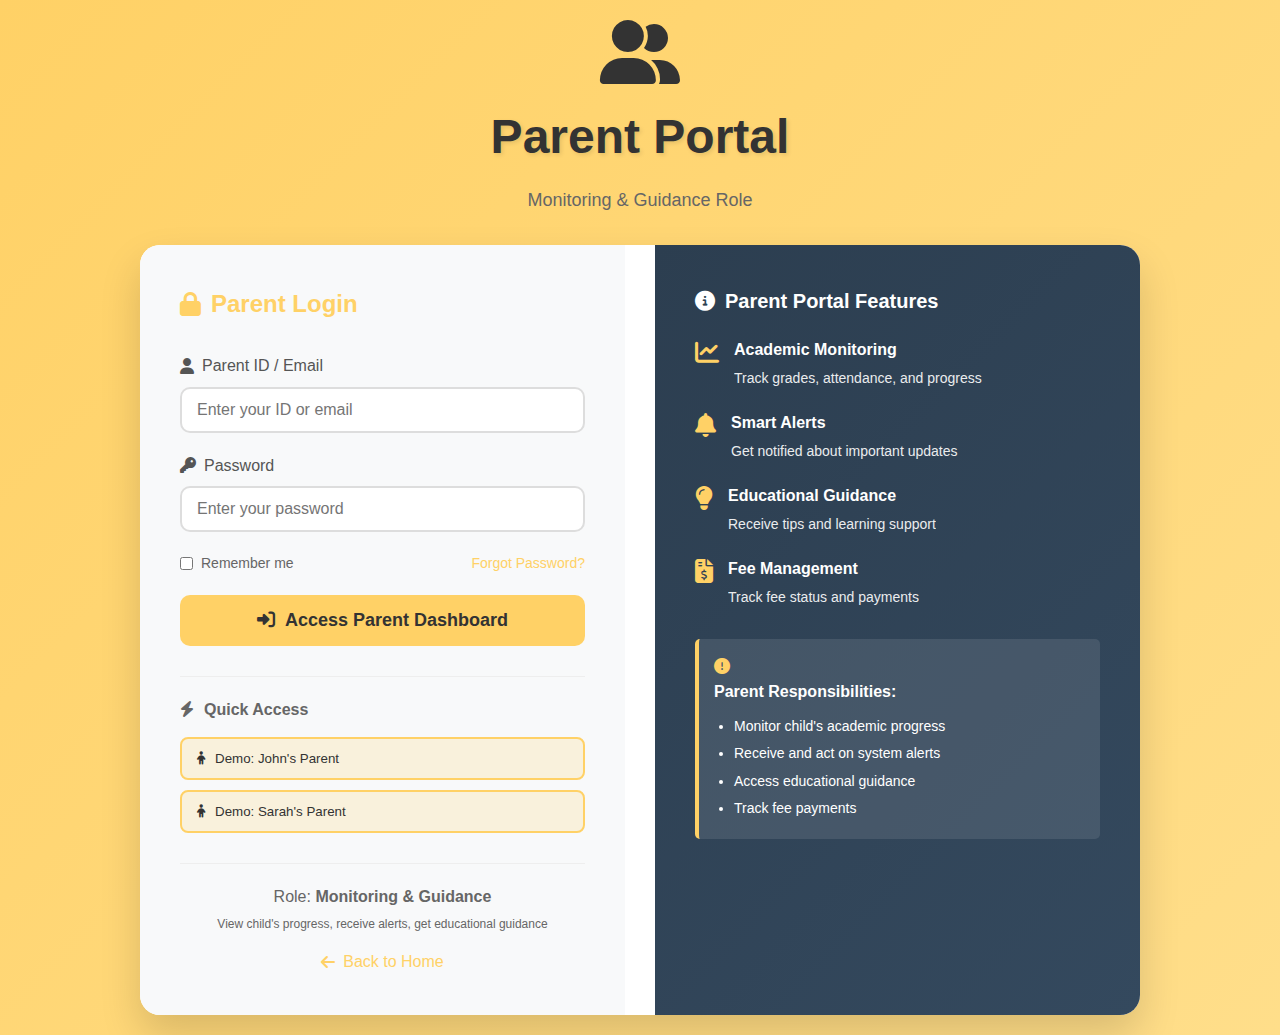
<file: parent/parent.html>
<!DOCTYPE html>
<html lang="en">
<head>
    <meta charset="UTF-8">
    <meta name="viewport" content="width=device-width, initial-scale=1.0">
    <title>Parent Portal - ShuleAI</title>
    <link rel="stylesheet" href="../assets/css/style.css">
    <link rel="stylesheet" href="../assets/css/parent.css">
    <link rel="stylesheet" href="https://cdnjs.cloudflare.com/ajax/libs/font-awesome/6.4.0/css/all.min.css">
</head>
<body class="parent-login-page">
    <div class="login-container">
        <div class="login-header">
            <i class="fas fa-user-friends"></i>
            <h1>Parent Portal</h1>
            <p class="subtitle">Monitoring & Guidance Role</p>
        </div>

        <div class="login-box">
            <div class="login-card">
                <h2><i class="fas fa-lock"></i> Parent Login</h2>
                
                <form id="parentLoginForm">
                    <div class="form-group">
                        <label for="parentId"><i class="fas fa-user"></i> Parent ID / Email</label>
                        <input type="text" id="parentId" placeholder="Enter your ID or email" required>
                    </div>
                    
                    <div class="form-group">
                        <label for="password"><i class="fas fa-key"></i> Password</label>
                        <input type="password" id="password" placeholder="Enter your password" required>
                    </div>
                    
                    <div class="form-options">
                        <label class="remember-me">
                            <input type="checkbox"> Remember me
                        </label>
                        <a href="#" class="forgot-password">Forgot Password?</a>
                    </div>
                    
                    <button type="submit" class="btn-login">
                        <i class="fas fa-sign-in-alt"></i> Access Parent Dashboard
                    </button>
                </form>
                
                <div class="quick-access">
                    <h4><i class="fas fa-bolt"></i> Quick Access</h4>
                    <div class="access-buttons">
                        <button class="btn-demo" id="demoBtn1">
                            <i class="fas fa-child"></i> Demo: John's Parent
                        </button>
                        <button class="btn-demo" id="demoBtn2">
                            <i class="fas fa-child"></i> Demo: Sarah's Parent
                        </button>
                    </div>
                </div>
                
                <div class="login-footer">
                    <p>Role: <strong>Monitoring & Guidance</strong></p>
                    <p class="permissions">View child's progress, receive alerts, get educational guidance</p>
                    <a href="../index.html" class="back-home">
                        <i class="fas fa-arrow-left"></i> Back to Home
                    </a>
                </div>
            </div>
            
            <div class="login-info">
                <h3><i class="fas fa-info-circle"></i> Parent Portal Features</h3>
                
                <div class="feature-list">
                    <div class="feature-item">
                        <i class="fas fa-chart-line"></i>
                        <div>
                            <h5>Academic Monitoring</h5>
                            <p>Track grades, attendance, and progress</p>
                        </div>
                    </div>
                    
                    <div class="feature-item">
                        <i class="fas fa-bell"></i>
                        <div>
                            <h5>Smart Alerts</h5>
                            <p>Get notified about important updates</p>
                        </div>
                    </div>
                    
                    <div class="feature-item">
                        <i class="fas fa-lightbulb"></i>
                        <div>
                            <h5>Educational Guidance</h5>
                            <p>Receive tips and learning support</p>
                        </div>
                    </div>
                    
                    <div class="feature-item">
                        <i class="fas fa-file-invoice-dollar"></i>
                        <div>
                            <h5>Fee Management</h5>
                            <p>Track fee status and payments</p>
                        </div>
                    </div>
                </div>
                
                <div class="alert alert-info">
                    <i class="fas fa-exclamation-circle"></i>
                    <div>
                        <strong>Parent Responsibilities:</strong> 
                        <ul>
                            <li>Monitor child's academic progress</li>
                            <li>Receive and act on system alerts</li>
                            <li>Access educational guidance</li>
                            <li>Track fee payments</li>
                        </ul>
                    </div>
                </div>
            </div>
        </div>
    </div>

    <script src="../assets/js/parent.js"></script>
</body>
</html>
</file>
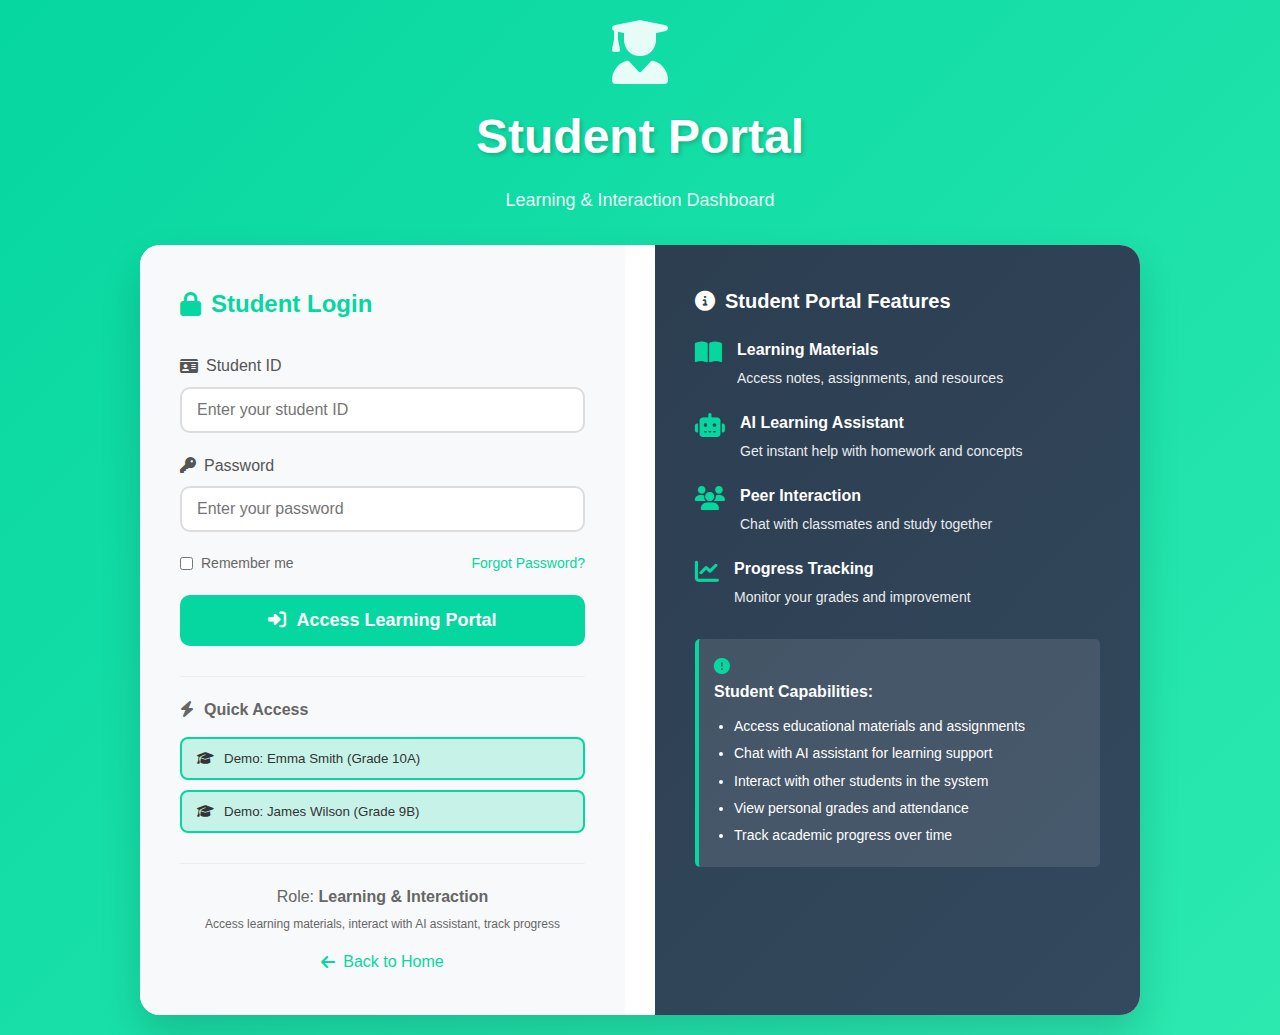
<file: student/student-dashboard.html>
<!DOCTYPE html>
<html lang="en">
<head>
    <meta charset="UTF-8">
    <meta name="viewport" content="width=device-width, initial-scale=1.0">
    <title>Student Dashboard - ShuleAI</title>
    <link rel="stylesheet" href="../assets/css/style.css">
    <link rel="stylesheet" href="../assets/css/student.css">
    <link rel="stylesheet" href="https://cdnjs.cloudflare.com/ajax/libs/font-awesome/6.4.0/css/all.min.css">
</head>
<body class="student-dashboard">
    <!-- Authentication Check -->
    <script>
        // Check if student is logged in
        if (!localStorage.getItem('studentLoggedIn')) {
            window.location.href = 'student.html';
        }
        
        // Load student data
        const studentData = {
            name: localStorage.getItem('studentName') || 'Emma Smith',
            id: localStorage.getItem('studentId') || 'STU001',
            grade: localStorage.getItem('studentGrade') || 'Grade 10A',
            section: 'A',
            school: 'Greenwood High School'
        };
    </script>

    <!-- Top Navigation -->
    <nav class="student-nav">
        <div class="nav-left">
            <div class="logo">
                <i class="fas fa-user-graduate"></i>
                <div>
                    <h2>Shule<span class="ai">AI</span> Student</h2>
                    <p class="role-tag">Learning Dashboard</p>
                </div>
            </div>
        </div>
        
        <div class="nav-center">
            <div class="student-info">
                <i class="fas fa-graduation-cap"></i>
                <div>
                    <h3 id="studentNameDisplay">Emma Smith</h3>
                    <p id="studentInfoDisplay">Grade 10A • Student ID: STU001</p>
                </div>
            </div>
        </div>
        
        <div class="nav-right">
            <div class="ai-assistant-btn" id="aiAssistantBtn">
                <i class="fas fa-robot"></i>
                <span>AI Assistant</span>
                <span class="badge" id="aiNotificationCount">3</span>
            </div>
            <div class="peer-chat-btn" id="peerChatBtn">
                <i class="fas fa-comments"></i>
                <span>Peer Chat</span>
                <span class="badge" id="chatNotificationCount">2</span>
            </div>
            <div class="student-profile" id="studentProfile">
                <img src="https://ui-avatars.com/api/?name=Emma+Smith&background=06D6A0&color=fff" alt="Student">
                <div class="profile-info">
                    <span class="student-name" id="navStudentName">Emma Smith</span>
                    <span class="student-grade">Grade 10A</span>
                </div>
                <i class="fas fa-chevron-down"></i>
            </div>
            <button class="btn-logout" id="logoutBtn">
                <i class="fas fa-sign-out-alt"></i>
            </button>
        </div>
    </nav>

    <!-- AI Assistant Panel -->
    <div class="ai-assistant-panel" id="aiAssistantPanel" style="display: none;">
        <div class="panel-header">
            <div class="ai-header">
                <div class="ai-avatar">
                    <i class="fas fa-robot"></i>
                </div>
                <div class="ai-info">
                    <h3>AI Learning Assistant</h3>
                    <p>Ready to help with your studies!</p>
                </div>
                <button class="panel-close">&times;</button>
            </div>
        </div>
        <div class="panel-body">
            <div class="ai-chat-container" id="aiChatContainer">
                <!-- AI Chat messages will be loaded here -->
            </div>
            <div class="ai-input-area">
                <input type="text" id="aiMessageInput" placeholder="Ask me anything about your studies...">
                <button id="sendAiMessage">
                    <i class="fas fa-paper-plane"></i>
                </button>
            </div>
        </div>
        <div class="panel-footer">
            <div class="quick-questions">
                <button class="quick-question" data-question="Explain photosynthesis">Photosynthesis</button>
                <button class="quick-question" data-question="Help with math homework">Math Help</button>
                <button class="quick-question" data-question="Science project ideas">Projects</button>
            </div>
        </div>
    </div>

    <!-- Peer Chat Panel -->
    <div class="peer-chat-panel" id="peerChatPanel" style="display: none;">
        <div class="panel-header">
            <div class="chat-header">
                <div class="chat-info">
                    <i class="fas fa-users"></i>
                    <div>
                        <h3>Peer Learning Chat</h3>
                        <p>Connect with classmates</p>
                    </div>
                </div>
                <button class="panel-close">&times;</button>
            </div>
        </div>
        <div class="panel-body">
            <div class="online-students" id="onlineStudents">
                <!-- Online students will be loaded here -->
            </div>
            <div class="chat-container">
                <div class="chat-messages" id="peerChatMessages">
                    <!-- Chat messages will be loaded here -->
                </div>
                <div class="chat-input-area">
                    <input type="text" id="peerMessageInput" placeholder="Message your classmates...">
                    <button id="sendPeerMessage">
                        <i class="fas fa-paper-plane"></i>
                    </button>
                </div>
            </div>
        </div>
    </div>

    <!-- Main Container -->
    <div class="dashboard-container">
        <!-- Sidebar -->
        <aside class="sidebar">
            <div class="sidebar-menu">
                <div class="menu-section">
                    <h4><i class="fas fa-tachometer-alt"></i> DASHBOARD</h4>
                    <a href="#" class="menu-item active" data-section="overview">
                        <i class="fas fa-home"></i> Learning Overview
                    </a>
                    <a href="#" class="menu-item" data-section="progress">
                        <i class="fas fa-chart-line"></i> My Progress
                    </a>
                </div>
                
                <div class="menu-section">
                    <h4><i class="fas fa-graduation-cap"></i> ACADEMICS</h4>
                    <a href="#" class="menu-item" data-section="grades">
                        <i class="fas fa-percentage"></i> My Grades
                        <span class="badge success" id="gradesUpdated">Updated</span>
                    </a>
                    <a href="#" class="menu-item" data-section="attendance">
                        <i class="fas fa-calendar-check"></i> Attendance
                        <span class="badge" id="attendancePercent">94%</span>
                    </a>
                    <a href="#" class="menu-item" data-section="subjects">
                        <i class="fas fa-book"></i> Subjects
                        <span class="badge">6</span>
                    </a>
                </div>
                
                <div class="menu-section">
                    <h4><i class="fas fa-book-open"></i> LEARNING</h4>
                    <a href="#" class="menu-item" data-section="materials">
                        <i class="fas fa-file-alt"></i> Study Materials
                        <span class="badge" id="materialCount">12</span>
                    </a>
                    <a href="#" class="menu-item" data-section="assignments">
                        <i class="fas fa-tasks"></i> Assignments
                        <span class="badge warning" id="pendingAssignments">3</span>
                    </a>
                    <a href="#" class="menu-item" data-section="resources">
                        <i class="fas fa-database"></i> Resources
                    </a>
                </div>
                
                <div class="menu-section">
                    <h4><i class="fas fa-comments"></i> INTERACTION</h4>
                    <a href="#" class="menu-item" data-section="ai-assistant">
                        <i class="fas fa-robot"></i> AI Assistant
                        <span class="badge info" id="aiMessages">3</span>
                    </a>
                    <a href="#" class="menu-item" data-section="peer-chat">
                        <i class="fas fa-users"></i> Peer Chat
                        <span class="badge" id="peerMessages">5</span>
                    </a>
                    <a href="#" class="menu-item" data-section="study-groups">
                        <i class="fas fa-user-friends"></i> Study Groups
                    </a>
                </div>
                
                <div class="menu-section">
                    <h4><i class="fas fa-bell"></i> NOTIFICATIONS</h4>
                    <a href="#" class="menu-item" data-section="alerts">
                        <i class="fas fa-bell"></i> Alerts
                        <span class="badge warning" id="alertCount">2</span>
                    </a>
                    <a href="#" class="menu-item" data-section="reminders">
                        <i class="fas fa-clock"></i> Reminders
                    </a>
                </div>
                
                <div class="menu-section">
                    <h4><i class="fas fa-cog"></i> SETTINGS</h4>
                    <a href="#" class="menu-item" data-section="profile">
                        <i class="fas fa-user"></i> Profile
                    </a>
                    <a href="#" class="menu-item" data-section="preferences">
                        <i class="fas fa-sliders-h"></i> Preferences
                    </a>
                </div>
            </div>
            
            <div class="sidebar-footer">
                <div class="study-status">
                    <i class="fas fa-circle status-online"></i>
                    <span>Study Status: <strong>Active</strong></span>
                </div>
                <a href="../index.html" class="back-to-home">
                    <i class="fas fa-home"></i> Home
                </a>
            </div>
        </aside>

        <!-- Main Content -->
        <main class="main-content">
            <!-- Welcome Banner -->
            <div class="welcome-banner">
                <div class="welcome-content">
                    <h1>Welcome back, <span id="welcomeStudentName">Emma</span>!</h1>
                    <p>Ready to learn, interact, and grow today</p>
                    <div class="motivation-quote">
                        <i class="fas fa-quote-left"></i>
                        <span id="dailyMotivation">The beautiful thing about learning is that no one can take it away from you.</span>
                        <i class="fas fa-quote-right"></i>
                    </div>
                </div>
                <div class="welcome-actions">
                    <button class="btn-primary" id="startLearningBtn">
                        <i class="fas fa-play"></i> Start Learning
                    </button>
                    <button class="btn-secondary" id="viewScheduleBtn">
                        <i class="fas fa-calendar"></i> Today's Schedule
                    </button>
                </div>
            </div>

            <!-- Quick Stats -->
            <div class="quick-stats">
                <div class="stat-card">
                    <div class="stat-icon overall-grade">
                        <i class="fas fa-star"></i>
                    </div>
                    <div class="stat-info">
                        <h3 id="overallGrade">B+</h3>
                        <p>Overall Grade</p>
                    </div>
                    <div class="stat-trend up">
                        <i class="fas fa-arrow-up"></i> <span id="gradeTrend">+2%</span>
                    </div>
                </div>
                
                <div class="stat-card">
                    <div class="stat-icon attendance">
                        <i class="fas fa-calendar-check"></i>
                    </div>
                    <div class="stat-info">
                        <h3 id="attendanceRate">94%</h3>
                        <p>Attendance Rate</p>
                    </div>
                    <div class="stat-trend stable">
                        <i class="fas fa-minus"></i> <span id="attendanceTrend">No change</span>
                    </div>
                </div>
                
                <div class="stat-card">
                    <div class="stat-icon assignments">
                        <i class="fas fa-tasks"></i>
                    </div>
                    <div class="stat-info">
                        <h3 id="pendingAssignmentsCount">3</h3>
                        <p>Pending Assignments</p>
                    </div>
                    <div class="stat-trend warning">
                        <i class="fas fa-exclamation"></i> <span id="assignmentAlert">Due Soon</span>
                    </div>
                </div>
                
                <div class="stat-card">
                    <div class="stat-icon study-time">
                        <i class="fas fa-clock"></i>
                    </div>
                    <div class="stat-info">
                        <h3 id="studyHours">12.5</h3>
                        <p>Study Hours (Week)</p>
                    </div>
                    <div class="stat-trend up">
                        <i class="fas fa-arrow-up"></i> <span id="studyTrend">+3.2h</span>
                    </div>
                </div>
            </div>

            <!-- Learning Center -->
            <div class="learning-center">
                <div class="section-header">
                    <h3><i class="fas fa-brain"></i> Learning Center</h3>
                    <div class="section-actions">
                        <button class="btn-primary" id="exploreMaterials">
                            <i class="fas fa-search"></i> Explore
                        </button>
                    </div>
                </div>
                
                <div class="learning-grid">
                    <div class="learning-card" id="aiAssistantCard">
                        <div class="learning-icon">
                            <i class="fas fa-robot"></i>
                        </div>
                        <div class="learning-content">
                            <h4>AI Learning Assistant</h4>
                            <p>Get instant help with homework and concepts</p>
                            <div class="learning-stats">
                                <span><i class="fas fa-comment"></i> 15 conversations</span>
                                <span><i class="fas fa-check-circle"></i> 92% helpful</span>
                            </div>
                        </div>
                        <button class="btn-action">
                            <i class="fas fa-arrow-right"></i>
                        </button>
                    </div>
                    
                    <div class="learning-card" id="studyMaterialsCard">
                        <div class="learning-icon">
                            <i class="fas fa-book-open"></i>
                        </div>
                        <div class="learning-content">
                            <h4>Study Materials</h4>
                            <p>Access notes, presentations, and resources</p>
                            <div class="learning-stats">
                                <span><i class="fas fa-file"></i> 12 new materials</span>
                                <span><i class="fas fa-download"></i> 8 downloaded</span>
                            </div>
                        </div>
                        <button class="btn-action">
                            <i class="fas fa-arrow-right"></i>
                        </button>
                    </div>
                    
                    <div class="learning-card" id="peerLearningCard">
                        <div class="learning-icon">
                            <i class="fas fa-users"></i>
                        </div>
                        <div class="learning-content">
                            <h4>Peer Learning</h4>
                            <p>Connect with classmates and study together</p>
                            <div class="learning-stats">
                                <span><i class="fas fa-user-friends"></i> 8 online</span>
                                <span><i class="fas fa-comments"></i> 3 active groups</span>
                            </div>
                        </div>
                        <button class="btn-action">
                            <i class="fas fa-arrow-right"></i>
                        </button>
                    </div>
                    
                    <div class="learning-card" id="assignmentsCard">
                        <div class="learning-icon">
                            <i class="fas fa-tasks"></i>
                        </div>
                        <div class="learning-content">
                            <h4>Assignments</h4>
                            <p>View and submit assignments</p>
                            <div class="learning-stats">
                                <span><i class="fas fa-clock"></i> 3 pending</span>
                                <span><i class="fas fa-check"></i> 8 completed</span>
                            </div>
                        </div>
                        <button class="btn-action">
                            <i class="fas fa-arrow-right"></i>
                        </button>
                    </div>
                </div>
            </div>

            <!-- Academic Performance -->
            <div class="performance-section">
                <div class="section-header">
                    <h3><i class="fas fa-chart-bar"></i> Academic Performance</h3>
                    <div class="section-actions">
                        <select id="performanceTerm">
                            <option value="current">Current Term</option>
                            <option value="term1">Term 1</option>
                            <option value="term2">Term 2</option>
                        </select>
                        <button class="btn-secondary" id="exportPerformance">
                            <i class="fas fa-download"></i> Export
                        </button>
                    </div>
                </div>
                
                <div class="performance-container">
                    <div class="grades-summary">
                        <h4>Subject Grades</h4>
                        <div class="grades-list" id="gradesList">
                            <!-- Grades will be loaded here -->
                        </div>
                        <div class="summary-footer">
                            <a href="#" class="card-link" id="viewDetailedGrades">
                                View Detailed Grades <i class="fas fa-arrow-right"></i>
                            </a>
                        </div>
                    </div>
                    
                    <div class="progress-chart-container">
                        <h4>Progress Over Time</h4>
                        <div class="progress-chart" id="progressChart">
                            <!-- Progress chart will be loaded here -->
                        </div>
                        <div class="chart-legend">
                            <div class="legend-item">
                                <span class="legend-color math"></span>
                                <span>Mathematics</span>
                            </div>
                            <div class="legend-item">
                                <span class="legend-color science"></span>
                                <span>Science</span>
                            </div>
                            <div class="legend-item">
                                <span class="legend-color english"></span>
                                <span>English</span>
                            </div>
                        </div>
                    </div>
                </div>
            </div>

            <!-- Today's Schedule -->
            <div class="schedule-section">
                <div class="section-header">
                    <h3><i class="fas fa-calendar-day"></i> Today's Schedule</h3>
                    <button class="btn-secondary" id="fullScheduleBtn">
                        <i class="fas fa-calendar-alt"></i> Full Schedule
                    </button>
                </div>
                
                <div class="schedule-timeline" id="todaySchedule">
                    <!-- Schedule items will be loaded here -->
                </div>
                
                <div class="upcoming-deadlines">
                    <h4><i class="fas fa-exclamation-circle"></i> Upcoming Deadlines</h4>
                    <div class="deadlines-list" id="deadlinesList">
                        <!-- Deadlines will be loaded here -->
                    </div>
                </div>
            </div>

            <!-- Study Materials -->
            <div class="materials-section">
                <div class="section-header">
                    <h3><i class="fas fa-book"></i> Recent Study Materials</h3>
                    <a href="#" class="view-all" id="viewAllMaterials">
                        View All <i class="fas fa-arrow-right"></i>
                    </a>
                </div>
                
                <div class="materials-grid" id="materialsGrid">
                    <!-- Materials will be loaded here -->
                </div>
            </div>

            <!-- Learning Tips -->
            <div class="tips-section">
                <div class="section-header">
                    <h3><i class="fas fa-lightbulb"></i> Learning Tips</h3>
                    <button class="btn-secondary" id="refreshTipsBtn">
                        <i class="fas fa-sync"></i> Refresh
                    </button>
                </div>
                
                <div class="tips-carousel" id="tipsCarousel">
                    <!-- Tips will be loaded here -->
                </div>
                
                <div class="study-techniques">
                    <h4><i class="fas fa-graduation-cap"></i> Effective Study Techniques</h4>
                    <div class="techniques-list">
                        <div class="technique">
                            <i class="fas fa-clock"></i>
                            <div>
                                <h5>Pomodoro Technique</h5>
                                <p>Study for 25 minutes, break for 5</p>
                            </div>
                        </div>
                        <div class="technique">
                            <i class="fas fa-brain"></i>
                            <div>
                                <h5>Active Recall</h5>
                                <p>Test yourself instead of re-reading</p>
                            </div>
                        </div>
                        <div class="technique">
                            <i class="fas fa-project-diagram"></i>
                            <div>
                                <h5>Spaced Repetition</h5>
                                <p>Review material at increasing intervals</p>
                            </div>
                        </div>
                    </div>
                </div>
            </div>
        </main>
    </div>

    <!-- Profile Dropdown -->
    <div class="profile-dropdown" id="profileDropdown" style="display: none;">
        <div class="dropdown-item">
            <i class="fas fa-user"></i>
            <span>My Profile</span>
        </div>
        <div class="dropdown-item">
            <i class="fas fa-chart-line"></i>
            <span>Progress Reports</span>
        </div>
        <div class="dropdown-item">
            <i class="fas fa-trophy"></i>
            <span>Achievements</span>
        </div>
        <div class="dropdown-divider"></div>
        <div class="dropdown-item" id="logoutOption">
            <i class="fas fa-sign-out-alt"></i>
            <span>Logout</span>
        </div>
    </div>

    <!-- Study Materials Modal -->
    <div class="modal-overlay" id="materialsModal" style="display: none;">
        <div class="modal-content large">
            <div class="modal-header">
                <h3><i class="fas fa-book-open"></i> Study Materials</h3>
                <button class="modal-close" id="materialsModalClose">&times;</button>
            </div>
            <div class="modal-body">
                <div class="materials-library" id="materialsLibrary">
                    <!-- Full materials library will be loaded here -->
                </div>
            </div>
        </div>
    </div>

    <!-- Assignment Modal -->
    <div class="modal-overlay" id="assignmentModal" style="display: none;">
        <div class="modal-content">
            <div class="modal-header">
                <h3><i class="fas fa-tasks"></i> Assignment Details</h3>
                <button class="modal-close" id="assignmentModalClose">&times;</button>
            </div>
            <div class="modal-body">
                <div class="assignment-details" id="assignmentDetails">
                    <!-- Assignment details will be loaded here -->
                </div>
            </div>
        </div>
    </div>

    <!-- Schedule Modal -->
    <div class="modal-overlay" id="scheduleModal" style="display: none;">
        <div class="modal-content large">
            <div class="modal-header">
                <h3><i class="fas fa-calendar-alt"></i> Weekly Schedule</h3>
                <button class="modal-close" id="scheduleModalClose">&times;</button>
            </div>
            <div class="modal-body">
                <div class="weekly-schedule" id="weeklySchedule">
                    <!-- Weekly schedule will be loaded here -->
                </div>
            </div>
        </div>
    </div>

    <!-- Grades Modal -->
    <div class="modal-overlay" id="gradesModal" style="display: none;">
        <div class="modal-content">
            <div class="modal-header">
                <h3><i class="fas fa-percentage"></i> Detailed Grades</h3>
                <button class="modal-close" id="gradesModalClose">&times;</button>
            </div>
            <div class="modal-body">
                <div class="grades-details" id="gradesDetails">
                    <!-- Detailed grades will be loaded here -->
                </div>
            </div>
        </div>
    </div>

    <script src="../assets/js/student.js"></script>
    <script>
        // ==================== STUDENT DASHBOARD SCRIPT ====================
        (function() {
            'use strict';
            
            // Student Dashboard Module
            const StudentDashboard = {
                // Configuration
                config: {
                    sessionTimeout: 30 * 60 * 1000,
                    autoSaveInterval: 30000,
                    demoMode: true,
                    subjects: [
                        { name: "Mathematics", grade: "A", marks: 85, teacher: "Mr. Johnson", trend: "up" },
                        { name: "Science", grade: "B+", marks: 82, teacher: "Ms. Williams", trend: "stable" },
                        { name: "English", grade: "A-", marks: 88, teacher: "Mrs. Brown", trend: "up" },
                        { name: "History", grade: "B", marks: 78, teacher: "Mr. Davis", trend: "down" },
                        { name: "Geography", grade: "B+", marks: 80, teacher: "Ms. Taylor", trend: "stable" },
                        { name: "Computer Science", grade: "A", marks: 92, teacher: "Mr. Wilson", trend: "up" }
                    ]
                },
                
                // State management
                state: {
                    initialized: false,
                    studentData: {},
                    aiMessages: [],
                    peerMessages: [],
                    studyMaterials: [],
                    assignments: [],
                    schedule: [],
                    learningTips: []
                },
                
                // Initialize dashboard
                init: function() {
                    if (this.state.initialized) return;
                    
                    this.checkAuth();
                    this.loadStudentData();
                    this.setupEventListeners();
                    this.loadDashboardData();
                    this.renderDashboard();
                    this.startAutoSave();
                    this.startSessionTimer();
                    
                    this.state.initialized = true;
                    console.log('Student Dashboard initialized');
                },
                
                // Check authentication
                checkAuth: function() {
                    if (!localStorage.getItem('studentLoggedIn')) {
                        window.location.href = 'student.html';
                        return false;
                    }
                    return true;
                },
                
                // Load student data
                loadStudentData: function() {
                    // Get data from localStorage or use defaults
                    this.state.studentData = {
                        name: localStorage.getItem('studentName') || 'Emma Smith',
                        id: localStorage.getItem('studentId') || 'STU001',
                        grade: localStorage.getItem('studentGrade') || 'Grade 10A',
                        section: 'A',
                        school: 'Greenwood High School'
                    };
                    
                    // Update UI with student info
                    this.updateStudentInfo();
                },
                
                // Update student info in UI
                updateStudentInfo: function() {
                    const student = this.state.studentData;
                    
                    document.getElementById('studentNameDisplay').textContent = student.name;
                    document.getElementById('studentInfoDisplay').textContent = `${student.grade} • Student ID: ${student.id}`;
                    document.getElementById('navStudentName').textContent = student.name;
                    document.getElementById('welcomeStudentName').textContent = student.name.split(' ')[0];
                },
                
                // Setup event listeners
                setupEventListeners: function() {
                    // Logout buttons
                    document.getElementById('logoutBtn').addEventListener('click', this.logout.bind(this));
                    document.getElementById('logoutOption').addEventListener('click', this.logout.bind(this));
                    
                    // Profile dropdown
                    document.getElementById('studentProfile').addEventListener('click', this.toggleProfileDropdown.bind(this));
                    
                    // AI Assistant
                    document.getElementById('aiAssistantBtn').addEventListener('click', this.toggleAiPanel.bind(this));
                    document.getElementById('aiAssistantCard').addEventListener('click', this.openAiAssistant.bind(this));
                    
                    // Peer Chat
                    document.getElementById('peerChatBtn').addEventListener('click', this.togglePeerPanel.bind(this));
                    document.getElementById('peerLearningCard').addEventListener('click', this.openPeerChat.bind(this));
                    
                    // Panel close buttons
                    document.querySelectorAll('.panel-close').forEach(btn => {
                        btn.addEventListener('click', this.closePanels.bind(this));
                    });
                    
                    // Menu items
                    document.querySelectorAll('.menu-item').forEach(item => {
                        item.addEventListener('click', (e) => {
                            e.preventDefault();
                            const section = item.getAttribute('data-section');
                            this.handleMenuClick(section, item);
                        });
                    });
                    
                    // Action buttons
                    document.getElementById('startLearningBtn').addEventListener('click', this.startLearningSession.bind(this));
                    document.getElementById('viewScheduleBtn').addEventListener('click', this.openScheduleModal.bind(this));
                    document.getElementById('exploreMaterials').addEventListener('click', this.openMaterialsModal.bind(this));
                    document.getElementById('studyMaterialsCard').addEventListener('click', this.openMaterialsModal.bind(this));
                    document.getElementById('assignmentsCard').addEventListener('click', this.openAssignmentsView.bind(this));
                    document.getElementById('fullScheduleBtn').addEventListener('click', this.openScheduleModal.bind(this));
                    document.getElementById('viewAllMaterials').addEventListener('click', this.openMaterialsModal.bind(this));
                    document.getElementById('refreshTipsBtn').addEventListener('click', this.refreshLearningTips.bind(this));
                    document.getElementById('viewDetailedGrades').addEventListener('click', this.openGradesModal.bind(this));
                    document.getElementById('exportPerformance').addEventListener('click', this.exportPerformanceData.bind(this));
                    
                    // Modal close buttons
                    document.getElementById('materialsModalClose').addEventListener('click', this.closeMaterialsModal.bind(this));
                    document.getElementById('assignmentModalClose').addEventListener('click', this.closeAssignmentModal.bind(this));
                    document.getElementById('scheduleModalClose').addEventListener('click', this.closeScheduleModal.bind(this));
                    document.getElementById('gradesModalClose').addEventListener('click', this.closeGradesModal.bind(this));
                    
                    // Close dropdowns on outside click
                    document.addEventListener('click', (e) => {
                        const dropdown = document.getElementById('profileDropdown');
                        const profile = document.getElementById('studentProfile');
                        
                        if (dropdown && profile && !profile.contains(e.target) && !dropdown.contains(e.target)) {
                            dropdown.style.display = 'none';
                        }
                    });
                    
                    // Close panels on outside click
                    document.addEventListener('click', (e) => {
                        const aiPanel = document.getElementById('aiAssistantPanel');
                        const aiBtn = document.getElementById('aiAssistantBtn');
                        const peerPanel = document.getElementById('peerChatPanel');
                        const peerBtn = document.getElementById('peerChatBtn');
                        
                        if (aiPanel && aiBtn && !aiBtn.contains(e.target) && !aiPanel.contains(e.target)) {
                            aiPanel.style.display = 'none';
                        }
                        
                        if (peerPanel && peerBtn && !peerBtn.contains(e.target) && !peerPanel.contains(e.target)) {
                            peerPanel.style.display = 'none';
                        }
                    });
                    
                    // Close modals on outside click
                    document.querySelectorAll('.modal-overlay').forEach(modal => {
                        modal.addEventListener('click', (e) => {
                            if (e.target === modal) {
                                if (modal.id === 'materialsModal') this.closeMaterialsModal();
                                else if (modal.id === 'assignmentModal') this.closeAssignmentModal();
                                else if (modal.id === 'scheduleModal') this.closeScheduleModal();
                                else if (modal.id === 'gradesModal') this.closeGradesModal();
                            }
                        });
                    });
                    
                    // AI Chat functionality
                    document.getElementById('sendAiMessage').addEventListener('click', this.sendAiMessage.bind(this));
                    document.getElementById('aiMessageInput').addEventListener('keypress', (e) => {
                        if (e.key === 'Enter') this.sendAiMessage();
                    });
                    
                    // Peer Chat functionality
                    document.getElementById('sendPeerMessage').addEventListener('click', this.sendPeerMessage.bind(this));
                    document.getElementById('peerMessageInput').addEventListener('keypress', (e) => {
                        if (e.key === 'Enter') this.sendPeerMessage();
                    });
                    
                    // Quick questions
                    document.querySelectorAll('.quick-question').forEach(btn => {
                        btn.addEventListener('click', (e) => {
                            const question = e.target.dataset.question;
                            document.getElementById('aiMessageInput').value = question;
                            this.sendAiMessage();
                        });
                    });
                    
                    // Performance term select
                    document.getElementById('performanceTerm').addEventListener('change', this.updatePerformanceData.bind(this));
                },
                
                // Load dashboard data
                loadDashboardData: function() {
                    this.loadAiMessages();
                    this.loadPeerMessages();
                    this.loadStudyMaterials();
                    this.loadAssignments();
                    this.loadSchedule();
                    this.loadLearningTips();
                },
                
                // Render dashboard
                renderDashboard: function() {
                    this.renderGrades();
                    this.renderProgressChart();
                    this.renderTodaySchedule();
                    this.renderDeadlines();
                    this.renderStudyMaterials();
                    this.renderLearningTips();
                    this.renderAiChat();
                    this.renderOnlineStudents();
                    this.updateStats();
                    this.updateMotivationQuote();
                },
                
                // Load AI messages
                loadAiMessages: function() {
                    // Demo AI messages
                    this.state.aiMessages = [
                        {
                            id: 1,
                            sender: 'ai',
                            message: 'Hello! I\'m your AI Learning Assistant. How can I help you with your studies today?',
                            time: '10:30 AM',
                            subject: 'General'
                        },
                        {
                            id: 2,
                            sender: 'student',
                            message: 'Can you explain photosynthesis?',
                            time: '10:32 AM',
                            subject: 'Science'
                        },
                        {
                            id: 3,
                            sender: 'ai',
                            message: 'Photosynthesis is the process by which plants convert light energy into chemical energy. They use sunlight, water, and carbon dioxide to produce glucose and oxygen.',
                            time: '10:33 AM',
                            subject: 'Science'
                        },
                        {
                            id: 4,
                            sender: 'ai',
                            message: 'Would you like me to explain the chemical equation or discuss the importance of chlorophyll?',
                            time: '10:33 AM',
                            subject: 'Science'
                        }
                    ];
                },
                
                // Load peer messages
                loadPeerMessages: function() {
                    // Demo peer messages
                    this.state.peerMessages = [
                        {
                            id: 1,
                            sender: 'John',
                            message: 'Does anyone understand question 3 on the math homework?',
                            time: 'Yesterday',
                            avatar: 'J'
                        },
                        {
                            id: 2,
                            sender: 'Sarah',
                            message: 'I can help! Which part are you stuck on?',
                            time: 'Yesterday',
                            avatar: 'S'
                        },
                        {
                            id: 3,
                            sender: 'You',
                            message: 'The quadratic formula part',
                            time: 'Yesterday',
                            avatar: 'E'
                        },
                        {
                            id: 4,
                            sender: 'Mike',
                            message: 'I just uploaded my solution to the study group',
                            time: '2 hours ago',
                            avatar: 'M'
                        }
                    ];
                },
                
                // Load study materials
                loadStudyMaterials: function() {
                    // Demo study materials
                    this.state.studyMaterials = [
                        {
                            id: 1,
                            title: 'Mathematics Chapter 5 Notes',
                            subject: 'Mathematics',
                            type: 'pdf',
                            size: '2.4 MB',
                            uploaded: '2 days ago',
                            downloads: 15
                        },
                        {
                            id: 2,
                            title: 'Science Lab Report Template',
                            subject: 'Science',
                            type: 'doc',
                            size: '1.8 MB',
                            uploaded: '3 days ago',
                            downloads: 22
                        },
                        {
                            id: 3,
                            title: 'English Literature Analysis',
                            subject: 'English',
                            type: 'pdf',
                            size: '3.1 MB',
                            uploaded: '1 week ago',
                            downloads: 18
                        },
                        {
                            id: 4,
                            title: 'History Timeline Infographic',
                            subject: 'History',
                            type: 'image',
                            size: '4.2 MB',
                            uploaded: '4 days ago',
                            downloads: 25
                        },
                        {
                            id: 5,
                            title: 'Geography Maps Collection',
                            subject: 'Geography',
                            type: 'zip',
                            size: '5.6 MB',
                            uploaded: '5 days ago',
                            downloads: 12
                        },
                        {
                            id: 6,
                            title: 'Computer Science Code Examples',
                            subject: 'Computer Science',
                            type: 'zip',
                            size: '3.8 MB',
                            uploaded: '1 week ago',
                            downloads: 30
                        }
                    ];
                },
                
                // Load assignments
                loadAssignments: function() {
                    // Demo assignments
                    this.state.assignments = [
                        {
                            id: 1,
                            title: 'Mathematics Problem Set',
                            subject: 'Mathematics',
                            dueDate: '2024-03-18',
                            status: 'pending',
                            progress: 60,
                            priority: 'high'
                        },
                        {
                            id: 2,
                            title: 'Science Experiment Report',
                            subject: 'Science',
                            dueDate: '2024-03-20',
                            status: 'pending',
                            progress: 30,
                            priority: 'medium'
                        },
                        {
                            id: 3,
                            title: 'English Essay',
                            subject: 'English',
                            dueDate: '2024-03-22',
                            status: 'pending',
                            progress: 10,
                            priority: 'low'
                        },
                        {
                            id: 4,
                            title: 'History Research Paper',
                            subject: 'History',
                            dueDate: '2024-03-25',
                            status: 'completed',
                            progress: 100,
                            priority: 'medium'
                        }
                    ];
                },
                
                // Load schedule
                loadSchedule: function() {
                    // Demo schedule
                    this.state.schedule = [
                        {
                            id: 1,
                            time: '08:00 - 08:45',
                            subject: 'Mathematics',
                            teacher: 'Mr. Johnson',
                            room: 'Room 101',
                            type: 'lecture'
                        },
                        {
                            id: 2,
                            time: '08:45 - 09:30',
                            subject: 'Science',
                            teacher: 'Ms. Williams',
                            room: 'Lab 3',
                            type: 'lab'
                        },
                        {
                            id: 3,
                            time: '09:45 - 10:30',
                            subject: 'English',
                            teacher: 'Mrs. Brown',
                            room: 'Room 205',
                            type: 'discussion'
                        },
                        {
                            id: 4,
                            time: '10:30 - 11:15',
                            subject: 'History',
                            teacher: 'Mr. Davis',
                            room: 'Room 102',
                            type: 'lecture'
                        },
                        {
                            id: 5,
                            time: '11:30 - 12:15',
                            subject: 'Geography',
                            teacher: 'Ms. Taylor',
                            room: 'Room 103',
                            type: 'presentation'
                        },
                        {
                            id: 6,
                            time: '12:15 - 13:00',
                            subject: 'Computer Science',
                            teacher: 'Mr. Wilson',
                            room: 'Lab 1',
                            type: 'lab'
                        }
                    ];
                },
                
                // Load learning tips
                loadLearningTips: function() {
                    // Demo learning tips
                    this.state.learningTips = [
                        {
                            id: 1,
                            title: 'Active Recall',
                            description: 'Test yourself instead of re-reading notes',
                            category: 'study technique'
                        },
                        {
                            id: 2,
                            title: 'Pomodoro Method',
                            description: '25 minutes focused study, 5 minutes break',
                            category: 'time management'
                        },
                        {
                            id: 3,
                            title: 'Spaced Repetition',
                            description: 'Review material at increasing intervals',
                            category: 'memory'
                        },
                        {
                            id: 4,
                            title: 'Interleaving',
                            description: 'Mix different subjects in one study session',
                            category: 'study technique'
                        }
                    ];
                },
                
                // Render grades
                renderGrades: function() {
                    const gradesList = document.getElementById('gradesList');
                    if (!gradesList) return;
                    
                    gradesList.innerHTML = '';
                    
                    this.config.subjects.forEach(subject => {
                        const gradeItem = document.createElement('div');
                        gradeItem.className = 'grade-item';
                        gradeItem.innerHTML = `
                            <div class="subject-info">
                                <h5>${subject.name}</h5>
                                <p>${subject.teacher}</p>
                            </div>
                            <div class="grade-display">
                                <span class="grade ${subject.grade.toLowerCase()}">${subject.grade}</span>
                                <span class="marks">${subject.marks}%</span>
                            </div>
                            <div class="grade-trend ${subject.trend}">
                                <i class="fas fa-arrow-${subject.trend}"></i>
                            </div>
                        `;
                        
                        gradesList.appendChild(gradeItem);
                    });
                },
                
                // Render progress chart
                renderProgressChart: function() {
                    const progressChart = document.getElementById('progressChart');
                    if (!progressChart) return;
                    
                    progressChart.innerHTML = '';
                    
                    // Simple line chart for demo
                    const subjects = ['Math', 'Science', 'English'];
                    const weeks = ['Week 1', 'Week 2', 'Week 3', 'Week 4'];
                    
                    const chartContainer = document.createElement('div');
                    chartContainer.className = 'line-chart';
                    
                    // Create grid
                    const grid = document.createElement('div');
                    grid.className = 'chart-grid';
                    
                    // Add week labels
                    weeks.forEach(week => {
                        const weekLabel = document.createElement('div');
                        weekLabel.className = 'week-label';
                        weekLabel.textContent = week;
                        grid.appendChild(weekLabel);
                    });
                    
                    // Add data points (demo data)
                    const dataPoints = [
                        { subject: 'Math', values: [70, 75, 80, 85], color: '#06D6A0' },
                        { subject: 'Science', values: [65, 70, 78, 82], color: '#118AB2' },
                        { subject: 'English', values: [80, 82, 85, 88], color: '#FFD166' }
                    ];
                    
                    dataPoints.forEach(data => {
                        const line = document.createElement('div');
                        line.className = 'chart-line';
                        line.style.borderColor = data.color;
                        
                        data.values.forEach((value, index) => {
                            const point = document.createElement('div');
                            point.className = 'data-point';
                            point.style.left = `${(index * 25) + 12.5}%`;
                            point.style.bottom = `${value - 60}%`;
                            point.style.backgroundColor = data.color;
                            point.title = `${data.subject}: ${value}%`;
                            line.appendChild(point);
                        });
                        
                        chartContainer.appendChild(line);
                    });
                    
                    chartContainer.appendChild(grid);
                    progressChart.appendChild(chartContainer);
                },
                
                // Render today's schedule
                renderTodaySchedule: function() {
                    const todaySchedule = document.getElementById('todaySchedule');
                    if (!todaySchedule) return;
                    
                    todaySchedule.innerHTML = '';
                    
                    this.state.schedule.forEach(item => {
                        const scheduleItem = document.createElement('div');
                        scheduleItem.className = `schedule-item ${item.type}`;
                        scheduleItem.innerHTML = `
                            <div class="schedule-time">${item.time}</div>
                            <div class="schedule-details">
                                <h5>${item.subject}</h5>
                                <p>${item.teacher} • ${item.room}</p>
                            </div>
                            <div class="schedule-type">
                                <span class="type-badge">${item.type}</span>
                            </div>
                        `;
                        
                        todaySchedule.appendChild(scheduleItem);
                    });
                },
                
                // Render deadlines
                renderDeadlines: function() {
                    const deadlinesList = document.getElementById('deadlinesList');
                    if (!deadlinesList) return;
                    
                    deadlinesList.innerHTML = '';
                    
                    const pendingAssignments = this.state.assignments.filter(a => a.status === 'pending');
                    
                    pendingAssignments.forEach(assignment => {
                        const deadlineItem = document.createElement('div');
                        deadlineItem.className = 'deadline-item';
                        deadlineItem.innerHTML = `
                            <div class="deadline-subject">
                                <span class="subject-badge">${assignment.subject.charAt(0)}</span>
                                <div>
                                    <h5>${assignment.title}</h5>
                                    <p>Due: ${new Date(assignment.dueDate).toLocaleDateString()}</p>
                                </div>
                            </div>
                            <div class="deadline-progress">
                                <div class="progress-bar">
                                    <div class="progress-fill" style="width: ${assignment.progress}%"></div>
                                </div>
                                <span class="progress-text">${assignment.progress}%</span>
                            </div>
                        `;
                        
                        deadlineItem.addEventListener('click', () => {
                            this.viewAssignment(assignment.id);
                        });
                        
                        deadlinesList.appendChild(deadlineItem);
                    });
                },
                
                // Render study materials
                renderStudyMaterials: function() {
                    const materialsGrid = document.getElementById('materialsGrid');
                    if (!materialsGrid) return;
                    
                    materialsGrid.innerHTML = '';
                    
                    // Show first 4 materials
                    this.state.studyMaterials.slice(0, 4).forEach(material => {
                        const materialCard = document.createElement('div');
                        materialCard.className = 'material-card';
                        materialCard.innerHTML = `
                            <div class="material-icon ${material.type}">
                                <i class="fas fa-file-${material.type === 'pdf' ? 'pdf' : material.type === 'doc' ? 'word' : material.type === 'image' ? 'image' : 'archive'}"></i>
                            </div>
                            <div class="material-info">
                                <h5>${material.title}</h5>
                                <p>${material.subject} • ${material.size}</p>
                                <div class="material-stats">
                                    <span><i class="far fa-calendar"></i> ${material.uploaded}</span>
                                    <span><i class="fas fa-download"></i> ${material.downloads}</span>
                                </div>
                            </div>
                            <button class="btn-download">
                                <i class="fas fa-download"></i>
                            </button>
                        `;
                        
                        materialCard.addEventListener('click', () => {
                            this.downloadMaterial(material.id);
                        });
                        
                        materialsGrid.appendChild(materialCard);
                    });
                },
                
                // Render learning tips
                renderLearningTips: function() {
                    const tipsCarousel = document.getElementById('tipsCarousel');
                    if (!tipsCarousel) return;
                    
                    tipsCarousel.innerHTML = '';
                    
                    this.state.learningTips.forEach(tip => {
                        const tipCard = document.createElement('div');
                        tipCard.className = 'tip-card';
                        tipCard.innerHTML = `
                            <div class="tip-icon">
                                <i class="fas fa-lightbulb"></i>
                            </div>
                            <div class="tip-content">
                                <h5>${tip.title}</h5>
                                <p>${tip.description}</p>
                                <span class="tip-category">${tip.category}</span>
                            </div>
                        `;
                        
                        tipsCarousel.appendChild(tipCard);
                    });
                },
                
                // Render AI chat
                renderAiChat: function() {
                    const aiChatContainer = document.getElementById('aiChatContainer');
                    if (!aiChatContainer) return;
                    
                    aiChatContainer.innerHTML = '';
                    
                    this.state.aiMessages.forEach(message => {
                        const messageElement = document.createElement('div');
                        messageElement.className = `chat-message ${message.sender}`;
                        messageElement.innerHTML = `
                            <div class="message-avatar">
                                ${message.sender === 'ai' ? '<i class="fas fa-robot"></i>' : '<i class="fas fa-user"></i>'}
                            </div>
                            <div class="message-content">
                                <div class="message-text">${message.message}</div>
                                <div class="message-meta">
                                    <span class="message-time">${message.time}</span>
                                    ${message.subject !== 'General' ? `<span class="message-subject">${message.subject}</span>` : ''}
                                </div>
                            </div>
                        `;
                        
                        aiChatContainer.appendChild(messageElement);
                    });
                    
                    // Scroll to bottom
                    aiChatContainer.scrollTop = aiChatContainer.scrollHeight;
                },
                
                // Render online students
                renderOnlineStudents: function() {
                    const onlineStudents = document.getElementById('onlineStudents');
                    if (!onlineStudents) return;
                    
                    onlineStudents.innerHTML = '';
                    
                    // Demo online students
                    const students = [
                        { name: 'John Doe', grade: '10A', status: 'online', avatar: 'J' },
                        { name: 'Sarah Smith', grade: '10A', status: 'online', avatar: 'S' },
                        { name: 'Mike Johnson', grade: '10A', status: 'away', avatar: 'M' },
                        { name: 'Lisa Brown', grade: '10B', status: 'online', avatar: 'L' },
                        { name: 'David Wilson', grade: '10A', status: 'offline', avatar: 'D' }
                    ];
                    
                    students.forEach(student => {
                        const studentItem = document.createElement('div');
                        studentItem.className = `student-item ${student.status}`;
                        studentItem.innerHTML = `
                            <div class="student-avatar">${student.avatar}</div>
                            <div class="student-info">
                                <h5>${student.name}</h5>
                                <p>${student.grade}</p>
                            </div>
                            <div class="student-status">
                                <span class="status-dot ${student.status}"></span>
                            </div>
                        `;
                        
                        studentItem.addEventListener('click', () => {
                            this.startPrivateChat(student.name);
                        });
                        
                        onlineStudents.appendChild(studentItem);
                    });
                },
                
                // Update stats
                updateStats: function() {
                    const subjects = this.config.subjects;
                    
                    // Calculate average marks
                    const avgMarks = subjects.reduce((sum, subject) => sum + subject.marks, 0) / subjects.length;
                    
                    // Convert to grade
                    let overallGrade = 'B';
                    if (avgMarks >= 85) overallGrade = 'A';
                    else if (avgMarks >= 80) overallGrade = 'A-';
                    else if (avgMarks >= 75) overallGrade = 'B+';
                    else if (avgMarks >= 70) overallGrade = 'B';
                    else if (avgMarks >= 65) overallGrade = 'C+';
                    else if (avgMarks >= 60) overallGrade = 'C';
                    else if (avgMarks >= 50) overallGrade = 'D';
                    else overallGrade = 'F';
                    
                    // Update overall grade
                    document.getElementById('overallGrade').textContent = overallGrade;
                    
                    // Update attendance rate
                    document.getElementById('attendanceRate').textContent = '94%';
                    
                    // Update pending assignments
                    const pendingCount = this.state.assignments.filter(a => a.status === 'pending').length;
                    document.getElementById('pendingAssignmentsCount').textContent = pendingCount;
                    document.getElementById('pendingAssignments').textContent = pendingCount;
                    
                    // Update study hours
                    document.getElementById('studyHours').textContent = '12.5';
                    
                    // Update grade trend
                    document.getElementById('gradeTrend').textContent = '+2%';
                    
                    // Update attendance trend
                    document.getElementById('attendanceTrend').textContent = 'No change';
                    
                    // Update assignment alert
                    document.getElementById('assignmentAlert').textContent = 'Due Soon';
                    
                    // Update study trend
                    document.getElementById('studyTrend').textContent = '+3.2h';
                    
                    // Update badges
                    document.getElementById('materialCount').textContent = this.state.studyMaterials.length;
                    document.getElementById('aiMessages').textContent = this.state.aiMessages.filter(m => m.sender === 'ai').length;
                    document.getElementById('peerMessages').textContent = this.state.peerMessages.length;
                    document.getElementById('alertCount').textContent = '2';
                    document.getElementById('aiNotificationCount').textContent = '3';
                    document.getElementById('chatNotificationCount').textContent = '2';
                },
                
                // Update motivation quote
                updateMotivationQuote: function() {
                    const quotes = [
                        "The beautiful thing about learning is that no one can take it away from you.",
                        "Education is the most powerful weapon which you can use to change the world.",
                        "The more that you read, the more things you will know. The more that you learn, the more places you'll go.",
                        "Learning is not attained by chance, it must be sought for with ardor and attended to with diligence.",
                        "The capacity to learn is a gift; the ability to learn is a skill; the willingness to learn is a choice."
                    ];
                    
                    const randomQuote = quotes[Math.floor(Math.random() * quotes.length)];
                    document.getElementById('dailyMotivation').textContent = randomQuote;
                },
                
                // Toggle profile dropdown
                toggleProfileDropdown: function() {
                    const dropdown = document.getElementById('profileDropdown');
                    if (dropdown) {
                        dropdown.style.display = dropdown.style.display === 'block' ? 'none' : 'block';
                    }
                },
                
                // Toggle AI panel
                toggleAiPanel: function() {
                    const panel = document.getElementById('aiAssistantPanel');
                    if (panel) {
                        panel.style.display = panel.style.display === 'block' ? 'none' : 'block';
                        if (panel.style.display === 'block') {
                            this.renderAiChat();
                            document.getElementById('aiNotificationCount').textContent = '0';
                        }
                    }
                },
                
                // Toggle peer panel
                togglePeerPanel: function() {
                    const panel = document.getElementById('peerChatPanel');
                    if (panel) {
                        panel.style.display = panel.style.display === 'block' ? 'none' : 'block';
                        if (panel.style.display === 'block') {
                            this.renderPeerChat();
                            document.getElementById('chatNotificationCount').textContent = '0';
                        }
                    }
                },
                
                // Close panels
                closePanels: function() {
                    document.getElementById('aiAssistantPanel').style.display = 'none';
                    document.getElementById('peerChatPanel').style.display = 'none';
                },
                
                // Handle menu click
                handleMenuClick: function(section, element) {
                    // Update active state
                    document.querySelectorAll('.menu-item').forEach(item => {
                        item.classList.remove('active');
                    });
                    element.classList.add('active');
                    
                    // Handle different sections
                    switch (section) {
                        case 'ai-assistant':
                            this.openAiAssistant();
                            break;
                        case 'peer-chat':
                            this.openPeerChat();
                            break;
                        case 'materials':
                            this.openMaterialsModal();
                            break;
                        case 'assignments':
                            this.openAssignmentsView();
                            break;
                        case 'grades':
                            this.openGradesModal();
                            break;
                        default:
                            this.showNotification(`Opening ${section.replace('-', ' ')}...`, 'info');
                            break;
                    }
                },
                
                // Open AI assistant
                openAiAssistant: function() {
                    this.toggleAiPanel();
                },
                
                // Open peer chat
                openPeerChat: function() {
                    this.togglePeerPanel();
                },
                
                // Open materials modal
                openMaterialsModal: function() {
                    const modal = document.getElementById('materialsModal');
                    const library = document.getElementById('materialsLibrary');
                    
                    if (modal && library) {
                        library.innerHTML = `
                            <div class="materials-header">
                                <h4>All Study Materials</h4>
                                <div class="materials-filter">
                                    <select id="materialFilter">
                                        <option value="all">All Subjects</option>
                                        <option value="mathematics">Mathematics</option>
                                        <option value="science">Science</option>
                                        <option value="english">English</option>
                                        <option value="history">History</option>
                                        <option value="geography">Geography</option>
                                        <option value="computer">Computer Science</option>
                                    </select>
                                    <input type="text" id="materialSearch" placeholder="Search materials...">
                                </div>
                            </div>
                            
                            <div class="materials-list">
                                ${this.state.studyMaterials.map(material => `
                                    <div class="material-item" data-subject="${material.subject.toLowerCase()}">
                                        <div class="material-icon ${material.type}">
                                            <i class="fas fa-file-${material.type === 'pdf' ? 'pdf' : material.type === 'doc' ? 'word' : material.type === 'image' ? 'image' : 'archive'}"></i>
                                        </div>
                                        <div class="material-details">
                                            <h5>${material.title}</h5>
                                            <p>${material.subject} • ${material.size} • Uploaded ${material.uploaded}</p>
                                            <div class="material-actions">
                                                <button class="btn-view" onclick="StudentDashboard.previewMaterial(${material.id})">
                                                    <i class="fas fa-eye"></i> Preview
                                                </button>
                                                <button class="btn-download" onclick="StudentDashboard.downloadMaterial(${material.id})">
                                                    <i class="fas fa-download"></i> Download
                                                </button>
                                            </div>
                                        </div>
                                        <div class="material-stats">
                                            <span class="downloads"><i class="fas fa-download"></i> ${material.downloads}</span>
                                        </div>
                                    </div>
                                `).join('')}
                            </div>
                        `;
                        
                        modal.style.display = 'flex';
                        
                        // Add filter functionality
                        setTimeout(() => {
                            document.getElementById('materialFilter').addEventListener('change', this.filterMaterials.bind(this));
                            document.getElementById('materialSearch').addEventListener('input', this.searchMaterials.bind(this));
                        }, 100);
                    }
                },
                
                // Close materials modal
                closeMaterialsModal: function() {
                    document.getElementById('materialsModal').style.display = 'none';
                },
                
                // Open assignments view
                openAssignmentsView: function() {
                    const modal = document.getElementById('assignmentModal');
                    const details = document.getElementById('assignmentDetails');
                    
                    if (modal && details) {
                        details.innerHTML = `
                            <div class="assignments-list">
                                <h4>My Assignments</h4>
                                <div class="assignment-filters">
                                    <button class="filter-btn active" data-filter="all">All</button>
                                    <button class="filter-btn" data-filter="pending">Pending</button>
                                    <button class="filter-btn" data-filter="completed">Completed</button>
                                </div>
                                
                                <div class="assignment-items">
                                    ${this.state.assignments.map(assignment => `
                                        <div class="assignment-item ${assignment.status}" data-priority="${assignment.priority}">
                                            <div class="assignment-header">
                                                <div class="assignment-subject">
                                                    <span class="subject-badge">${assignment.subject.charAt(0)}</span>
                                                    <h5>${assignment.title}</h5>
                                                </div>
                                                <span class="priority-badge ${assignment.priority}">${assignment.priority}</span>
                                            </div>
                                            <div class="assignment-details">
                                                <p><i class="far fa-calendar"></i> Due: ${new Date(assignment.dueDate).toLocaleDateString()}</p>
                                                <p><i class="fas fa-book"></i> ${assignment.subject}</p>
                                            </div>
                                            <div class="assignment-progress">
                                                <div class="progress-label">
                                                    <span>Progress</span>
                                                    <span>${assignment.progress}%</span>
                                                </div>
                                                <div class="progress-bar">
                                                    <div class="progress-fill" style="width: ${assignment.progress}%"></div>
                                                </div>
                                            </div>
                                            <div class="assignment-actions">
                                                <button class="btn-action" onclick="StudentDashboard.viewAssignment(${assignment.id})">
                                                    <i class="fas fa-eye"></i> View
                                                </button>
                                                ${assignment.status === 'pending' ? `
                                                    <button class="btn-action primary" onclick="StudentDashboard.submitAssignment(${assignment.id})">
                                                        <i class="fas fa-paper-plane"></i> Submit
                                                    </button>
                                                ` : ''}
                                            </div>
                                        </div>
                                    `).join('')}
                                </div>
                            </div>
                        `;
                        
                        modal.style.display = 'flex';
                        
                        // Add filter functionality
                        setTimeout(() => {
                            document.querySelectorAll('.filter-btn').forEach(btn => {
                                btn.addEventListener('click', (e) => {
                                    document.querySelectorAll('.filter-btn').forEach(b => b.classList.remove('active'));
                                    e.target.classList.add('active');
                                    this.filterAssignments(e.target.dataset.filter);
                                });
                            });
                        }, 100);
                    }
                },
                
                // Close assignment modal
                closeAssignmentModal: function() {
                    document.getElementById('assignmentModal').style.display = 'none';
                },
                
                // Open schedule modal
                openScheduleModal: function() {
                    const modal = document.getElementById('scheduleModal');
                    const schedule = document.getElementById('weeklySchedule');
                    
                    if (modal && schedule) {
                        schedule.innerHTML = `
                            <div class="schedule-calendar">
                                <div class="calendar-header">
                                    <button class="btn-calendar prev"><i class="fas fa-chevron-left"></i></button>
                                    <h4>Week of March 11, 2024</h4>
                                    <button class="btn-calendar next"><i class="fas fa-chevron-right"></i></button>
                                </div>
                                
                                <div class="calendar-grid">
                                    <div class="calendar-day">
                                        <div class="day-header">Mon</div>
                                        <div class="day-schedule">
                                            ${this.renderDaySchedule('Monday')}
                                        </div>
                                    </div>
                                    <div class="calendar-day">
                                        <div class="day-header">Tue</div>
                                        <div class="day-schedule">
                                            ${this.renderDaySchedule('Tuesday')}
                                        </div>
                                    </div>
                                    <div class="calendar-day">
                                        <div class="day-header">Wed</div>
                                        <div class="day-schedule">
                                            ${this.renderDaySchedule('Wednesday')}
                                        </div>
                                    </div>
                                    <div class="calendar-day">
                                        <div class="day-header">Thu</div>
                                        <div class="day-schedule">
                                            ${this.renderDaySchedule('Thursday')}
                                        </div>
                                    </div>
                                    <div class="calendar-day">
                                        <div class="day-header">Fri</div>
                                        <div class="day-schedule">
                                            ${this.renderDaySchedule('Friday')}
                                        </div>
                                    </div>
                                </div>
                            </div>
                            
                            <div class="schedule-legend">
                                <h5>Legend:</h5>
                                <div class="legend-items">
                                    <div class="legend-item">
                                        <span class="legend-color lecture"></span>
                                        <span>Lecture</span>
                                    </div>
                                    <div class="legend-item">
                                        <span class="legend-color lab"></span>
                                        <span>Lab</span>
                                    </div>
                                    <div class="legend-item">
                                        <span class="legend-color discussion"></span>
                                        <span>Discussion</span>
                                    </div>
                                    <div class="legend-item">
                                        <span class="legend-color presentation"></span>
                                        <span>Presentation</span>
                                    </div>
                                </div>
                            </div>
                        `;
                        
                        modal.style.display = 'flex';
                    }
                },
                
                // Render day schedule
                renderDaySchedule: function(day) {
                    // Demo schedule for different days
                    const daySchedules = {
                        'Monday': this.state.schedule,
                        'Tuesday': this.state.schedule.map(item => ({ ...item, subject: item.subject + ' (Cont.)' })),
                        'Wednesday': this.state.schedule.slice(0, 4),
                        'Thursday': this.state.schedule.slice(2),
                        'Friday': this.state.schedule.map(item => ({ ...item, type: 'discussion' }))
                    };
                    
                    const schedule = daySchedules[day] || [];
                    
                    return schedule.map(item => `
                        <div class="schedule-event ${item.type}">
                            <div class="event-time">${item.time}</div>
                            <div class="event-details">
                                <h6>${item.subject}</h6>
                                <p>${item.teacher}</p>
                            </div>
                        </div>
                    `).join('');
                },
                
                // Close schedule modal
                closeScheduleModal: function() {
                    document.getElementById('scheduleModal').style.display = 'none';
                },
                
                // Open grades modal
                openGradesModal: function() {
                    const modal = document.getElementById('gradesModal');
                    const details = document.getElementById('gradesDetails');
                    
                    if (modal && details) {
                        details.innerHTML = `
                            <div class="grades-detail-view">
                                <h4>Detailed Academic Performance</h4>
                                
                                <div class="grades-table">
                                    <table>
                                        <thead>
                                            <tr>
                                                <th>Subject</th>
                                                <th>Teacher</th>
                                                <th>Term 1</th>
                                                <th>Term 2</th>
                                                <th>Current</th>
                                                <th>Trend</th>
                                                <th>Actions</th>
                                            </tr>
                                        </thead>
                                        <tbody>
                                            ${this.config.subjects.map(subject => `
                                                <tr>
                                                    <td>
                                                        <div class="subject-cell">
                                                            <span class="subject-icon">${subject.name.charAt(0)}</span>
                                                            <span>${subject.name}</span>
                                                        </div>
                                                    </td>
                                                    <td>${subject.teacher}</td>
                                                    <td>
                                                        <span class="grade-badge ${this.getPreviousGrade(subject.marks - 5)}">
                                                            ${this.getPreviousGrade(subject.marks - 5)}
                                                        </span>
                                                    </td>
                                                    <td>
                                                        <span class="grade-badge ${this.getPreviousGrade(subject.marks - 2)}">
                                                            ${this.getPreviousGrade(subject.marks - 2)}
                                                        </span>
                                                    </td>
                                                    <td>
                                                        <span class="grade-badge ${subject.grade.toLowerCase()}">
                                                            ${subject.grade} (${subject.marks}%)
                                                        </span>
                                                    </td>
                                                    <td>
                                                        <div class="trend-indicator ${subject.trend}">
                                                            <i class="fas fa-arrow-${subject.trend}"></i>
                                                            <span>${subject.trend === 'up' ? 'Improving' : subject.trend === 'down' ? 'Declining' : 'Stable'}</span>
                                                        </div>
                                                    </td>
                                                    <td>
                                                        <button class="btn-icon" onclick="StudentDashboard.viewSubjectDetails('${subject.name}')">
                                                            <i class="fas fa-chart-line"></i>
                                                        </button>
                                                        <button class="btn-icon" onclick="StudentDashboard.getHelpWithSubject('${subject.name}')">
                                                            <i class="fas fa-question-circle"></i>
                                                        </button>
                                                    </td>
                                                </tr>
                                            `).join('')}
                                        </tbody>
                                    </table>
                                </div>
                                
                                <div class="grades-summary-stats">
                                    <div class="summary-stat">
                                        <i class="fas fa-star"></i>
                                        <div>
                                            <h5>Overall Average</h5>
                                            <p>84.2% (B+)</p>
                                        </div>
                                    </div>
                                    <div class="summary-stat">
                                        <i class="fas fa-arrow-up"></i>
                                        <div>
                                            <h5>Improvement</h5>
                                            <p>+5.3% from last term</p>
                                        </div>
                                    </div>
                                    <div class="summary-stat">
                                        <i class="fas fa-trophy"></i>
                                        <div>
                                            <h5>Top Subject</h5>
                                            <p>Computer Science (92%)</p>
                                        </div>
                                    </div>
                                </div>
                            </div>
                        `;
                        
                        modal.style.display = 'flex';
                    }
                },
                
                // Get previous grade
                getPreviousGrade: function(marks) {
                    if (marks >= 85) return 'A';
                    if (marks >= 80) return 'A-';
                    if (marks >= 75) return 'B+';
                    if (marks >= 70) return 'B';
                    if (marks >= 65) return 'C+';
                    if (marks >= 60) return 'C';
                    if (marks >= 50) return 'D';
                    return 'F';
                },
                
                // Close grades modal
                closeGradesModal: function() {
                    document.getElementById('gradesModal').style.display = 'none';
                },
                
                // Send AI message
                sendAiMessage: function() {
                    const input = document.getElementById('aiMessageInput');
                    const message = input.value.trim();
                    
                    if (!message) return;
                    
                    // Add student message
                    this.state.aiMessages.push({
                        id: this.state.aiMessages.length + 1,
                        sender: 'student',
                        message: message,
                        time: new Date().toLocaleTimeString([], { hour: '2-digit', minute: '2-digit' }),
                        subject: 'General'
                    });
                    
                    // Clear input
                    input.value = '';
                    
                    // Render messages
                    this.renderAiChat();
                    
                    // Simulate AI response after delay
                    setTimeout(() => {
                        this.generateAiResponse(message);
                    }, 1000);
                },
                
                // Generate AI response
                generateAiResponse: function(question) {
                    const responses = {
                        'math': "I can help with mathematics! Would you like assistance with algebra, geometry, or calculus?",
                        'science': "Science is fascinating! Are you studying biology, chemistry, or physics?",
                        'english': "English literature and language are important. Do you need help with grammar, writing, or analysis?",
                        'homework': "I'd be happy to help with your homework. Which subject and what specific problem are you working on?",
                        'default': "That's an interesting question! I'm here to help you learn. Could you provide more details so I can give you the best assistance?"
                    };
                    
                    let response = responses.default;
                    const lowerQuestion = question.toLowerCase();
                    
                    if (lowerQuestion.includes('math') || lowerQuestion.includes('calculate')) {
                        response = responses.math;
                    } else if (lowerQuestion.includes('science') || lowerQuestion.includes('experiment')) {
                        response = responses.science;
                    } else if (lowerQuestion.includes('english') || lowerQuestion.includes('write')) {
                        response = responses.english;
                    } else if (lowerQuestion.includes('homework') || lowerQuestion.includes('assignment')) {
                        response = responses.homework;
                    }
                    
                    this.state.aiMessages.push({
                        id: this.state.aiMessages.length + 1,
                        sender: 'ai',
                        message: response,
                        time: new Date().toLocaleTimeString([], { hour: '2-digit', minute: '2-digit' }),
                        subject: 'General'
                    });
                    
                    this.renderAiChat();
                    this.showNotification('AI Assistant responded to your question', 'info');
                },
                
                // Send peer message
                sendPeerMessage: function() {
                    const input = document.getElementById('peerMessageInput');
                    const message = input.value.trim();
                    
                    if (!message) return;
                    
                    // Add message
                    this.state.peerMessages.push({
                        id: this.state.peerMessages.length + 1,
                        sender: 'You',
                        message: message,
                        time: 'Just now',
                        avatar: this.state.studentData.name.charAt(0)
                    });
                    
                    // Clear input
                    input.value = '';
                    
                    // Render messages
                    this.renderPeerChat();
                    
                    // Simulate peer response
                    setTimeout(() => {
                        this.simulatePeerResponse(message);
                    }, 2000);
                },
                
                // Render peer chat
                renderPeerChat: function() {
                    const chatMessages = document.getElementById('peerChatMessages');
                    if (!chatMessages) return;
                    
                    chatMessages.innerHTML = '';
                    
                    this.state.peerMessages.forEach(message => {
                        const messageElement = document.createElement('div');
                        messageElement.className = `peer-message ${message.sender === 'You' ? 'outgoing' : 'incoming'}`;
                        messageElement.innerHTML = `
                            <div class="peer-avatar">${message.avatar}</div>
                            <div class="peer-content">
                                <div class="peer-name">${message.sender}</div>
                                <div class="peer-text">${message.message}</div>
                                <div class="peer-time">${message.time}</div>
                            </div>
                        `;
                        
                        chatMessages.appendChild(messageElement);
                    });
                    
                    // Scroll to bottom
                    chatMessages.scrollTop = chatMessages.scrollHeight;
                },
                
                // Simulate peer response
                simulatePeerResponse: function(message) {
                    const responses = [
                        "That's a good point!",
                        "I was thinking the same thing.",
                        "Can you explain that further?",
                        "Let me check my notes on that.",
                        "We should ask the teacher about that."
                    ];
                    
                    const randomResponse = responses[Math.floor(Math.random() * responses.length)];
                    const randomStudent = ['John', 'Sarah', 'Mike'][Math.floor(Math.random() * 3)];
                    
                    this.state.peerMessages.push({
                        id: this.state.peerMessages.length + 1,
                        sender: randomStudent,
                        message: randomResponse,
                        time: 'Just now',
                        avatar: randomStudent.charAt(0)
                    });
                    
                    this.renderPeerChat();
                },
                
                // Start learning session
                startLearningSession: function() {
                    this.showNotification('Starting focused learning session...', 'info');
                    
                    // In a real system, this would start a Pomodoro timer
                    setTimeout(() => {
                        this.showNotification('Learning session started! 25 minutes of focused study.', 'success');
                    }, 500);
                },
                
                // View assignment
                viewAssignment: function(assignmentId) {
                    const assignment = this.state.assignments.find(a => a.id === assignmentId);
                    if (!assignment) return;
                    
                    this.closeAssignmentModal();
                    
                    const details = document.getElementById('assignmentDetails');
                    if (details) {
                        details.innerHTML = `
                            <div class="assignment-detail-view">
                                <div class="assignment-header">
                                    <h4>${assignment.title}</h4>
                                    <span class="status-badge ${assignment.status}">${assignment.status}</span>
                                </div>
                                
                                <div class="assignment-info">
                                    <div class="info-row">
                                        <i class="fas fa-book"></i>
                                        <div>
                                            <h5>Subject</h5>
                                            <p>${assignment.subject}</p>
                                        </div>
                                    </div>
                                    <div class="info-row">
                                        <i class="far fa-calendar"></i>
                                        <div>
                                            <h5>Due Date</h5>
                                            <p>${new Date(assignment.dueDate).toLocaleDateString()}</p>
                                        </div>
                                    </div>
                                    <div class="info-row">
                                        <i class="fas fa-exclamation-circle"></i>
                                        <div>
                                            <h5>Priority</h5>
                                            <p class="priority-${assignment.priority}">${assignment.priority}</p>
                                        </div>
                                    </div>
                                </div>
                                
                                <div class="assignment-description">
                                    <h5>Description</h5>
                                    <p>Complete all problems in Chapter 5 of your mathematics textbook. Show all work and submit as a PDF document.</p>
                                </div>
                                
                                <div class="assignment-progress-detail">
                                    <h5>Your Progress</h5>
                                    <div class="progress-container">
                                        <div class="progress-bar">
                                            <div class="progress-fill" style="width: ${assignment.progress}%"></div>
                                        </div>
                                        <span class="progress-text">${assignment.progress}% complete</span>
                                    </div>
                                </div>
                                
                                <div class="assignment-actions-detail">
                                    ${assignment.status === 'pending' ? `
                                        <button class="btn-primary" onclick="StudentDashboard.updateAssignmentProgress(${assignment.id})">
                                            <i class="fas fa-edit"></i> Update Progress
                                        </button>
                                        <button class="btn-success" onclick="StudentDashboard.submitAssignment(${assignment.id})">
                                            <i class="fas fa-paper-plane"></i> Submit Assignment
                                        </button>
                                    ` : `
                                        <button class="btn-secondary" onclick="StudentDashboard.viewSubmission(${assignment.id})">
                                            <i class="fas fa-eye"></i> View Submission
                                        </button>
                                    `}
                                    <button class="btn-secondary" onclick="StudentDashboard.getHelpWithAssignment(${assignment.id})">
                                        <i class="fas fa-question-circle"></i> Get Help
                                    </button>
                                </div>
                            </div>
                        `;
                        
                        document.getElementById('assignmentModal').style.display = 'flex';
                    }
                },
                
                // Download material
                downloadMaterial: function(materialId) {
                    const material = this.state.studyMaterials.find(m => m.id === materialId);
                    if (!material) return;
                    
                    // Increment download count
                    material.downloads++;
                    
                    this.showNotification(`Downloading ${material.title}...`, 'info');
                    
                    // Simulate download
                    setTimeout(() => {
                        this.showNotification(`${material.title} downloaded successfully!`, 'success');
                        this.updateMaterialStats();
                    }, 1000);
                },
                
                // Preview material
                previewMaterial: function(materialId) {
                    const material = this.state.studyMaterials.find(m => m.id === materialId);
                    if (!material) return;
                    
                    this.showNotification(`Previewing ${material.title}...`, 'info');
                },
                
                // Filter materials
                filterMaterials: function() {
                    const filter = document.getElementById('materialFilter').value;
                    const items = document.querySelectorAll('.material-item');
                    
                    items.forEach(item => {
                        if (filter === 'all' || item.dataset.subject.includes(filter)) {
                            item.style.display = 'flex';
                        } else {
                            item.style.display = 'none';
                        }
                    });
                },
                
                // Search materials
                searchMaterials: function() {
                    const search = document.getElementById('materialSearch').value.toLowerCase();
                    const items = document.querySelectorAll('.material-item');
                    
                    items.forEach(item => {
                        const title = item.querySelector('h5').textContent.toLowerCase();
                        if (title.includes(search)) {
                            item.style.display = 'flex';
                        } else {
                            item.style.display = 'none';
                        }
                    });
                },
                
                // Filter assignments
                filterAssignments: function(filter) {
                    const items = document.querySelectorAll('.assignment-item');
                    
                    items.forEach(item => {
                        if (filter === 'all' || item.classList.contains(filter)) {
                            item.style.display = 'block';
                        } else {
                            item.style.display = 'none';
                        }
                    });
                },
                
                // Update assignment progress
                updateAssignmentProgress: function(assignmentId) {
                    const assignment = this.state.assignments.find(a => a.id === assignmentId);
                    if (!assignment) return;
                    
                    const newProgress = prompt('Enter new progress percentage (0-100):', assignment.progress);
                    if (newProgress !== null) {
                        const progress = parseInt(newProgress);
                        if (!isNaN(progress) && progress >= 0 && progress <= 100) {
                            assignment.progress = progress;
                            if (progress === 100) {
                                assignment.status = 'completed';
                            }
                            this.showNotification('Assignment progress updated!', 'success');
                            this.closeAssignmentModal();
                            this.openAssignmentsView();
                            this.updateStats();
                        } else {
                            this.showNotification('Please enter a valid number between 0 and 100', 'error');
                        }
                    }
                },
                
                // Submit assignment
                submitAssignment: function(assignmentId) {
                    const assignment = this.state.assignments.find(a => a.id === assignmentId);
                    if (!assignment) return;
                    
                    if (assignment.progress < 100) {
                        if (!confirm('Your progress is less than 100%. Are you sure you want to submit?')) {
                            return;
                        }
                    }
                    
                    assignment.status = 'completed';
                    assignment.progress = 100;
                    
                    this.showNotification('Assignment submitted successfully!', 'success');
                    this.closeAssignmentModal();
                    this.updateStats();
                },
                
                // Update performance data
                updatePerformanceData: function() {
                    const term = document.getElementById('performanceTerm').value;
                    this.showNotification(`Loading ${term.replace('current', 'current term')} data...`, 'info');
                },
                
                // Export performance data
                exportPerformanceData: function() {
                    const student = this.state.studentData;
                    const subjects = this.config.subjects;
                    
                    const csvContent = [
                        ['Subject', 'Grade', 'Marks', 'Teacher', 'Trend'],
                        ...subjects.map(subject => [
                            subject.name,
                            subject.grade,
                            subject.marks + '%',
                            subject.teacher,
                            subject.trend
                        ])
                    ].map(row => row.join(',')).join('\n');
                    
                    const blob = new Blob([csvContent], { type: 'text/csv' });
                    const url = URL.createObjectURL(blob);
                    
                    const a = document.createElement('a');
                    a.href = url;
                    a.download = `performance-${student.name.replace(/\s+/g, '-')}-${new Date().toISOString().split('T')[0]}.csv`;
                    a.click();
                    
                    URL.revokeObjectURL(url);
                    this.showNotification('Performance data exported successfully', 'success');
                },
                
                // Refresh learning tips
                refreshLearningTips: function() {
                    this.loadLearningTips();
                    this.renderLearningTips();
                    this.showNotification('Learning tips refreshed!', 'success');
                },
                
                // Update material stats
                updateMaterialStats: function() {
                    document.getElementById('materialCount').textContent = this.state.studyMaterials.length;
                },
                
                // Start private chat
                startPrivateChat: function(studentName) {
                    this.showNotification(`Starting private chat with ${studentName}...`, 'info');
                },
                
                // View subject details
                viewSubjectDetails: function(subjectName) {
                    this.showNotification(`Opening detailed view for ${subjectName}...`, 'info');
                },
                
                // Get help with subject
                getHelpWithSubject: function(subjectName) {
                    this.openAiAssistant();
                    document.getElementById('aiMessageInput').value = `I need help with ${subjectName}`;
                    this.sendAiMessage();
                },
                
                // View submission
                viewSubmission: function(assignmentId) {
                    this.showNotification('Viewing assignment submission...', 'info');
                },
                
                // Get help with assignment
                getHelpWithAssignment: function(assignmentId) {
                    const assignment = this.state.assignments.find(a => a.id === assignmentId);
                    if (assignment) {
                        this.openAiAssistant();
                        document.getElementById('aiMessageInput').value = `I need help with my ${assignment.subject} assignment: ${assignment.title}`;
                        this.sendAiMessage();
                    }
                },
                
                // Show notification
                showNotification: function(message, type = 'info') {
                    // Create notification element
                    const notification = document.createElement('div');
                    notification.className = `student-notification ${type}`;
                    notification.innerHTML = `
                        <i class="fas fa-${type === 'error' ? 'exclamation-circle' : 
                                       type === 'warning' ? 'exclamation-triangle' : 
                                       type === 'success' ? 'check-circle' : 'info-circle'}"></i>
                        <span>${message}</span>
                    `;
                    
                    // Add to document
                    document.body.appendChild(notification);
                    
                    // Add styles if not already added
                    if (!document.getElementById('student-notification-styles')) {
                        const styles = document.createElement('style');
                        styles.id = 'student-notification-styles';
                        styles.textContent = `
                            .student-notification {
                                position: fixed;
                                bottom: 20px;
                                right: 20px;
                                padding: 15px 20px;
                                border-radius: 10px;
                                box-shadow: 0 5px 20px rgba(0,0,0,0.15);
                                display: flex;
                                align-items: center;
                                gap: 12px;
                                z-index: 10000;
                                animation: slideInUp 0.3s ease;
                                max-width: 350px;
                                font-weight: 500;
                                backdrop-filter: blur(10px);
                            }
                            
                            .student-notification.info {
                                background: rgba(6, 214, 160, 0.2);
                                color: #0c5460;
                                border-left: 4px solid #06D6A0;
                            }
                            
                            .student-notification.warning {
                                background: rgba(255, 193, 7, 0.2);
                                color: #856404;
                                border-left: 4px solid #ffc107;
                            }
                            
                            .student-notification.success {
                                background: rgba(40, 167, 69, 0.2);
                                color: #155724;
                                border-left: 4px solid #28a745;
                            }
                            
                            .student-notification.error {
                                background: rgba(220, 53, 69, 0.2);
                                color: #721c24;
                                border-left: 4px solid #dc3545;
                            }
                        `;
                        document.head.appendChild(styles);
                    }
                    
                    // Auto remove after 5 seconds
                    setTimeout(() => {
                        notification.style.animation = 'slideOutDown 0.3s ease';
                        setTimeout(() => {
                            if (notification.parentNode) {
                                notification.parentNode.removeChild(notification);
                            }
                        }, 300);
                    }, 5000);
                },
                
                // Start auto-save
                startAutoSave: function() {
                    setInterval(() => {
                        this.autoSaveData();
                    }, this.config.autoSaveInterval);
                },
                
                // Auto-save data
                autoSaveData: function() {
                    // Save student data to localStorage
                    localStorage.setItem('studentData', JSON.stringify(this.state.studentData));
                    // Optional: Show auto-save notification
                    // this.showNotification('Data auto-saved', 'info');
                },
                
                // Start session timer
                startSessionTimer: function() {
                    setInterval(() => {
                        this.checkSession();
                    }, 60000);
                },
                
                // Check session
                checkSession: function() {
                    const loginTime = localStorage.getItem('studentLoginTime');
                    if (loginTime) {
                        const currentTime = Date.now();
                        const sessionAge = currentTime - parseInt(loginTime);
                        
                        if (sessionAge > this.config.sessionTimeout) {
                            this.showNotification('Session expired. Redirecting to login...', 'warning');
                            setTimeout(() => {
                                this.logout();
                            }, 2000);
                        }
                    }
                },
                
                // Logout
                logout: function() {
                    if (confirm('Are you sure you want to logout?')) {
                        // Clear session data
                        localStorage.removeItem('studentLoggedIn');
                        localStorage.removeItem('studentId');
                        localStorage.removeItem('studentName');
                        localStorage.removeItem('studentGrade');
                        localStorage.removeItem('studentLoginTime');
                        
                        // Redirect to login page
                        window.location.href = 'student.html';
                    }
                }
            };
            
            // Initialize on DOM load
            if (document.readyState === 'loading') {
                document.addEventListener('DOMContentLoaded', () => {
                    StudentDashboard.init();
                });
            } else {
                StudentDashboard.init();
            }
            
            // Export to global scope
            window.StudentDashboard = StudentDashboard;
        })();
    </script>
</body>
</html>
</file>
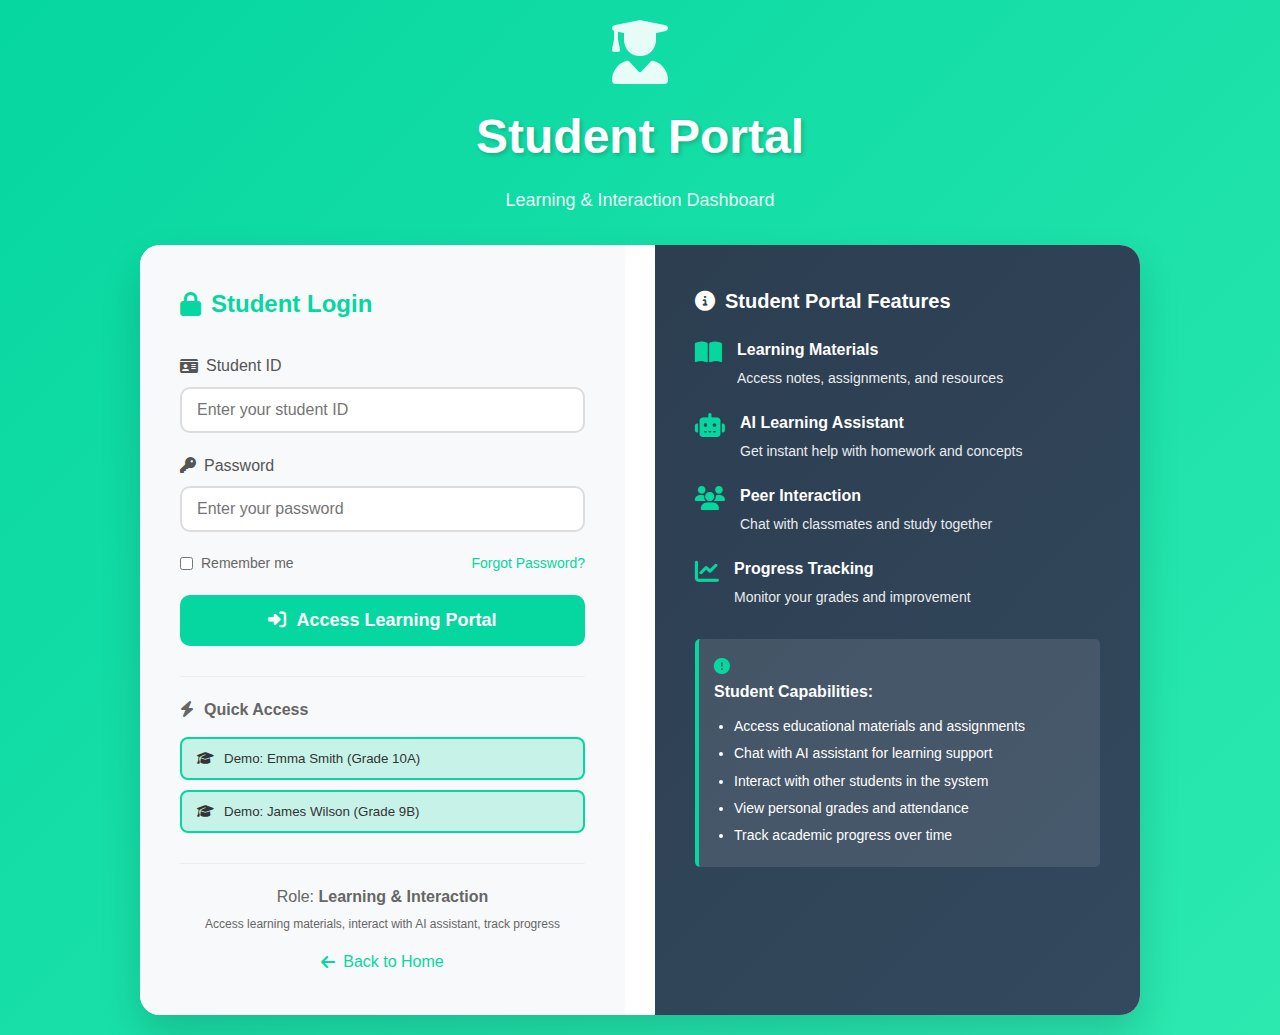
<file: student/student.html>
<!DOCTYPE html>
<html lang="en">
<head>
    <meta charset="UTF-8">
    <meta name="viewport" content="width=device-width, initial-scale=1.0">
    <title>Student Portal - ShuleAI</title>
    <link rel="stylesheet" href="../assets/css/style.css">
    <link rel="stylesheet" href="../assets/css/student.css">
    <link rel="stylesheet" href="https://cdnjs.cloudflare.com/ajax/libs/font-awesome/6.4.0/css/all.min.css">
</head>
<body class="student-login-page">
    <div class="login-container">
        <div class="login-header">
            <i class="fas fa-user-graduate"></i>
            <h1>Student Portal</h1>
            <p class="subtitle">Learning & Interaction Dashboard</p>
        </div>

        <div class="login-box">
            <div class="login-card">
                <h2><i class="fas fa-lock"></i> Student Login</h2>
                
                <form id="studentLoginForm">
                    <div class="form-group">
                        <label for="studentId"><i class="fas fa-id-card"></i> Student ID</label>
                        <input type="text" id="studentId" placeholder="Enter your student ID" required>
                    </div>
                    
                    <div class="form-group">
                        <label for="password"><i class="fas fa-key"></i> Password</label>
                        <input type="password" id="password" placeholder="Enter your password" required>
                    </div>
                    
                    <div class="form-options">
                        <label class="remember-me">
                            <input type="checkbox"> Remember me
                        </label>
                        <a href="#" class="forgot-password">Forgot Password?</a>
                    </div>
                    
                    <button type="submit" class="btn-login">
                        <i class="fas fa-sign-in-alt"></i> Access Learning Portal
                    </button>
                </form>
                
                <div class="quick-access">
                    <h4><i class="fas fa-bolt"></i> Quick Access</h4>
                    <div class="access-buttons">
                        <button class="btn-demo" id="demoBtn1">
                            <i class="fas fa-graduation-cap"></i> Demo: Emma Smith (Grade 10A)
                        </button>
                        <button class="btn-demo" id="demoBtn2">
                            <i class="fas fa-graduation-cap"></i> Demo: James Wilson (Grade 9B)
                        </button>
                    </div>
                </div>
                
                <div class="login-footer">
                    <p>Role: <strong>Learning & Interaction</strong></p>
                    <p class="permissions">Access learning materials, interact with AI assistant, track progress</p>
                    <a href="../index.html" class="back-home">
                        <i class="fas fa-arrow-left"></i> Back to Home
                    </a>
                </div>
            </div>
            
            <div class="login-info">
                <h3><i class="fas fa-info-circle"></i> Student Portal Features</h3>
                
                <div class="feature-list">
                    <div class="feature-item">
                        <i class="fas fa-book-open"></i>
                        <div>
                            <h5>Learning Materials</h5>
                            <p>Access notes, assignments, and resources</p>
                        </div>
                    </div>
                    
                    <div class="feature-item">
                        <i class="fas fa-robot"></i>
                        <div>
                            <h5>AI Learning Assistant</h5>
                            <p>Get instant help with homework and concepts</p>
                        </div>
                    </div>
                    
                    <div class="feature-item">
                        <i class="fas fa-users"></i>
                        <div>
                            <h5>Peer Interaction</h5>
                            <p>Chat with classmates and study together</p>
                        </div>
                    </div>
                    
                    <div class="feature-item">
                        <i class="fas fa-chart-line"></i>
                        <div>
                            <h5>Progress Tracking</h5>
                            <p>Monitor your grades and improvement</p>
                        </div>
                    </div>
                </div>
                
                <div class="alert alert-info">
                    <i class="fas fa-exclamation-circle"></i>
                    <div>
                        <strong>Student Capabilities:</strong> 
                        <ul>
                            <li>Access educational materials and assignments</li>
                            <li>Chat with AI assistant for learning support</li>
                            <li>Interact with other students in the system</li>
                            <li>View personal grades and attendance</li>
                            <li>Track academic progress over time</li>
                        </ul>
                    </div>
                </div>
            </div>
        </div>
    </div>

    <script src="../assets/js/student.js"></script>
</body>
</html>
</file>
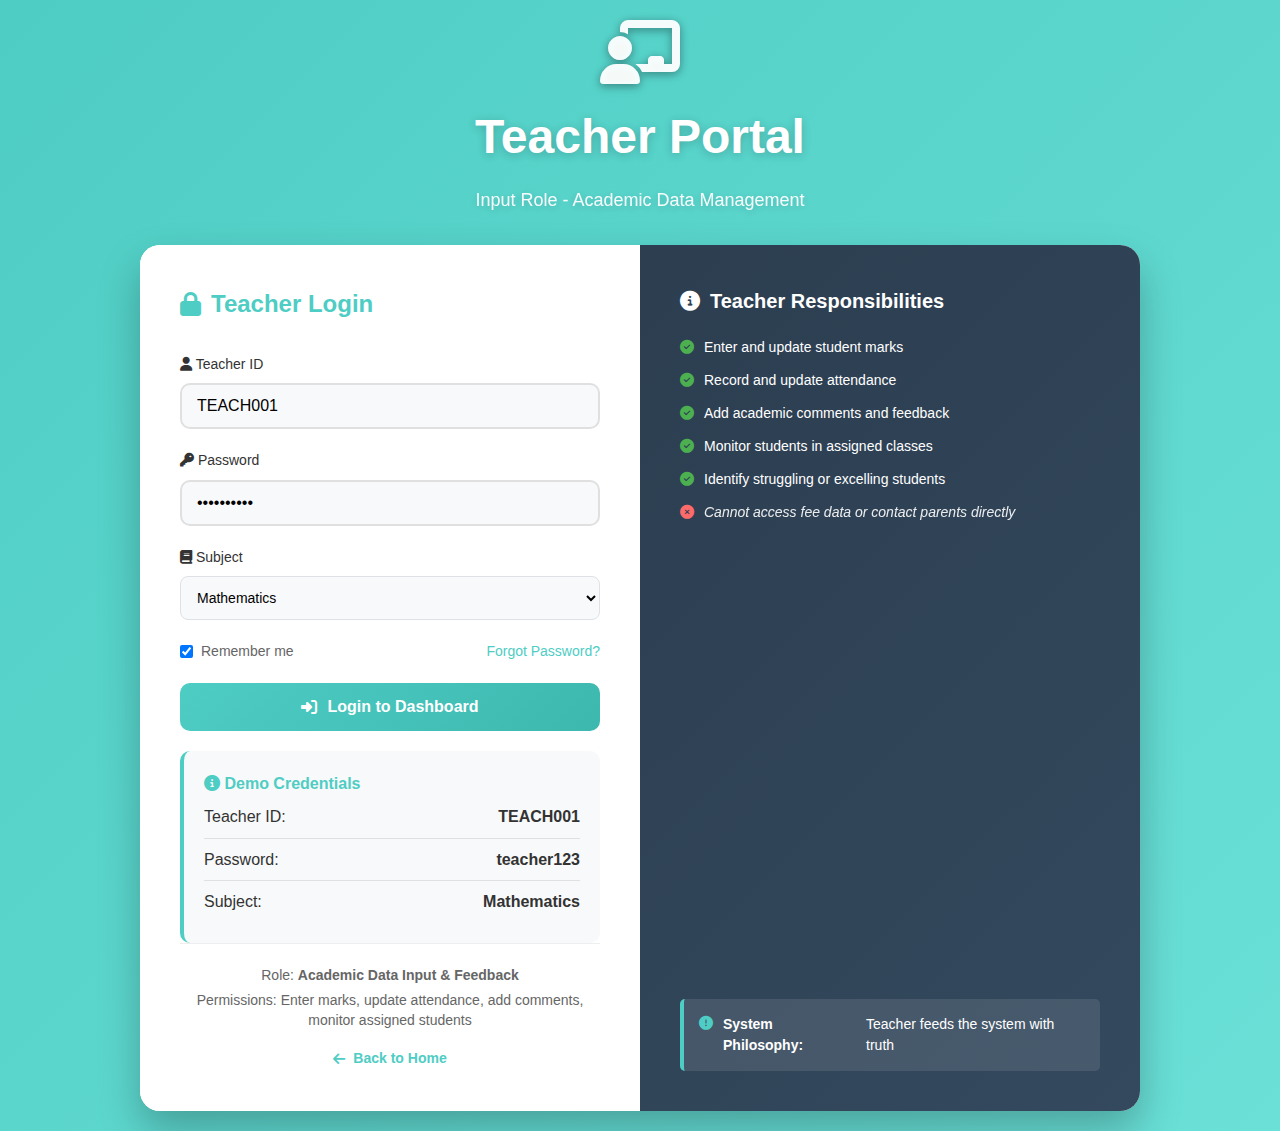
<file: teacher/teacher-dashboard.html>
<!DOCTYPE html>
<html lang="en">
<head>
    <meta charset="UTF-8">
    <meta name="viewport" content="width=device-width, initial-scale=1.0">
    <title>Teacher Dashboard - ShuleAI</title>
    <link rel="stylesheet" href="../assets/css/style.css">
    <link rel="stylesheet" href="../assets/css/teacher.css">
    <link rel="stylesheet" href="https://cdnjs.cloudflare.com/ajax/libs/font-awesome/6.4.0/css/all.min.css">
</head>
<body class="teacher-dashboard">
    <!-- Authentication Check -->
    <script>
        // Check if teacher is logged in
        if (!localStorage.getItem('teacherLoggedIn')) {
            window.location.href = 'teacher.html';
        }
        
        // Load teacher data
        const teacherData = {
            name: localStorage.getItem('teacherName') || 'John Doe',
            id: localStorage.getItem('teacherId') || 'TEACH001',
            subject: localStorage.getItem('teacherSubject') || 'Mathematics',
            grade: localStorage.getItem('teacherGrade') || 'Grade 10A',
            totalStudents: 35,
            lastActive: 'Today, 10:30 AM'
        };
    </script>

    <!-- Top Navigation -->
    <nav class="teacher-nav">
        <div class="nav-left">
            <div class="logo">
                <i class="fas fa-chalkboard-teacher"></i>
                <div>
                    <h2>Shule<span class="ai">AI</span> Teacher</h2>
                    <p class="role-tag">Input Dashboard</p>
                </div>
            </div>
        </div>
        
        <div class="nav-center">
            <div class="class-info">
                <i class="fas fa-chalkboard"></i>
                <div>
                    <h3 id="classInfo">Grade 10A - Mathematics</h3>
                    <p>Academic Year 2024 | Term 1</p>
                </div>
            </div>
        </div>
        
        <div class="nav-right">
            <div class="teacher-profile" id="teacherProfile">
                <img src="https://ui-avatars.com/api/?name=John+Doe&background=4ECDC4&color=fff" alt="Teacher">
                <div class="profile-info">
                    <span class="teacher-name" id="teacherName">John Doe</span>
                    <span class="teacher-subject">Mathematics</span>
                </div>
                <i class="fas fa-chevron-down"></i>
            </div>
            <button class="btn-logout" id="logoutBtn">
                <i class="fas fa-sign-out-alt"></i>
            </button>
        </div>
    </nav>

    <!-- Main Container -->
    <div class="dashboard-container">
        <!-- Sidebar -->
        <aside class="sidebar">
            <div class="sidebar-menu">
                <div class="menu-section">
                    <h4><i class="fas fa-tachometer-alt"></i> DASHBOARD</h4>
                    <a href="#" class="menu-item active" data-section="overview">
                        <i class="fas fa-home"></i> Overview
                    </a>
                    <a href="#" class="menu-item" data-section="analytics">
                        <i class="fas fa-chart-line"></i> Class Analytics
                    </a>
                </div>
                
                <div class="menu-section">
                    <h4><i class="fas fa-edit"></i> DATA INPUT</h4>
                    <a href="#" class="menu-item" data-section="enter-marks">
                        <i class="fas fa-percentage"></i> Enter Marks
                        <span class="badge warning" id="pendingMarks">5</span>
                    </a>
                    <a href="#" class="menu-item" data-section="attendance">
                        <i class="fas fa-calendar-check"></i> Attendance
                        <span class="badge" id="attendanceCount">35</span>
                    </a>
                    <a href="#" class="menu-item" data-section="comments">
                        <i class="fas fa-comment-alt"></i> Add Comments
                    </a>
                </div>
                
                <div class="menu-section">
                    <h4><i class="fas fa-user-graduate"></i> STUDENTS</h4>
                    <a href="#" class="menu-item" data-section="all-students">
                        <i class="fas fa-users"></i> All Students
                        <span class="badge" id="studentCount">35</span>
                    </a>
                    <a href="#" class="menu-item" data-section="struggling">
                        <i class="fas fa-exclamation-triangle"></i> Struggling
                        <span class="badge danger" id="strugglingCount">3</span>
                    </a>
                    <a href="#" class="menu-item" data-section="excelling">
                        <i class="fas fa-star"></i> Excelling
                        <span class="badge success" id="excellingCount">5</span>
                    </a>
                </div>
                
                <div class="menu-section">
                    <h4><i class="fas fa-clipboard-list"></i> ASSIGNMENTS</h4>
                    <a href="#" class="menu-item" data-section="assignments">
                        <i class="fas fa-tasks"></i> Manage
                        <span class="badge" id="assignmentCount">12</span>
                    </a>
                    <a href="#" class="menu-item" data-section="resources">
                        <i class="fas fa-book"></i> Resources
                    </a>
                </div>
                
                <div class="menu-section">
                    <h4><i class="fas fa-bell"></i> NOTIFICATIONS</h4>
                    <a href="#" class="menu-item" data-section="alerts">
                        <i class="fas fa-bell"></i> Alerts
                        <span class="badge warning" id="alertCount">2</span>
                    </a>
                    <a href="#" class="menu-item" data-section="reminders">
                        <i class="fas fa-clock"></i> Reminders
                    </a>
                </div>
                
                <div class="menu-section">
                    <h4><i class="fas fa-cog"></i> SETTINGS</h4>
                    <a href="#" class="menu-item" data-section="profile">
                        <i class="fas fa-user"></i> Profile
                    </a>
                    <a href="#" class="menu-item" data-section="preferences">
                        <i class="fas fa-sliders-h"></i> Preferences
                    </a>
                </div>
            </div>
            
            <div class="sidebar-footer">
                <div class="last-updated">
                    <i class="far fa-clock"></i>
                    <span>Last active: <strong>10:30 AM</strong></span>
                </div>
                <a href="../index.html" class="back-to-home">
                    <i class="fas fa-home"></i> Home
                </a>
            </div>
        </aside>

        <!-- Main Content -->
        <main class="main-content">
            <!-- Quick Stats -->
            <div class="quick-stats">
                <div class="stat-card">
                    <div class="stat-icon total-students">
                        <i class="fas fa-user-graduate"></i>
                    </div>
                    <div class="stat-info">
                        <h3 id="totalStudents">35</h3>
                        <p>Total Students</p>
                    </div>
                    <div class="stat-trend up">
                        <i class="fas fa-arrow-up"></i> <span id="studentTrend">0%</span>
                    </div>
                </div>
                
                <div class="stat-card">
                    <div class="stat-icon avg-score">
                        <i class="fas fa-chart-line"></i>
                    </div>
                    <div class="stat-info">
                        <h3 id="avgScore">78.5%</h3>
                        <p>Average Score</p>
                    </div>
                    <div class="stat-trend up">
                        <i class="fas fa-arrow-up"></i> <span id="scoreTrend">2.3%</span>
                    </div>
                </div>
                
                <div class="stat-card">
                    <div class="stat-icon attendance">
                        <i class="fas fa-calendar-check"></i>
                    </div>
                    <div class="stat-info">
                        <h3 id="attendanceRate">94%</h3>
                        <p>Attendance Rate</p>
                    </div>
                    <div class="stat-trend down">
                        <i class="fas fa-arrow-down"></i> <span id="attendanceTrend">1.2%</span>
                    </div>
                </div>
                
                <div class="stat-card">
                    <div class="stat-icon pending">
                        <i class="fas fa-clock"></i>
                    </div>
                    <div class="stat-info">
                        <h3 id="pendingTasks">5</h3>
                        <p>Pending Tasks</p>
                    </div>
                    <div class="stat-trend up">
                        <i class="fas fa-arrow-up"></i> <span id="taskTrend">+2</span>
                    </div>
                </div>
            </div>

            <!-- Action Cards -->
            <div class="action-grid">
                <div class="action-card primary" id="enterMarksCard">
                    <div class="action-icon">
                        <i class="fas fa-percentage"></i>
                    </div>
                    <div class="action-content">
                        <h3>Enter Marks</h3>
                        <p>Update student marks and grades</p>
                    </div>
                    <button class="btn-action">
                        <i class="fas fa-arrow-right"></i>
                    </button>
                </div>
                
                <div class="action-card success" id="takeAttendanceCard">
                    <div class="action-icon">
                        <i class="fas fa-calendar-check"></i>
                    </div>
                    <div class="action-content">
                        <h3>Take Attendance</h3>
                        <p>Mark today's attendance</p>
                    </div>
                    <button class="btn-action">
                        <i class="fas fa-arrow-right"></i>
                    </button>
                </div>
                
                <div class="action-card warning" id="addCommentsCard">
                    <div class="action-icon">
                        <i class="fas fa-comment-alt"></i>
                    </div>
                    <div class="action-content">
                        <h3>Add Comments</h3>
                        <p>Provide student feedback</p>
                    </div>
                    <button class="btn-action">
                        <i class="fas fa-arrow-right"></i>
                    </button>
                </div>
                
                <div class="action-card info" id="viewReportsCard">
                    <div class="action-icon">
                        <i class="fas fa-chart-bar"></i>
                    </div>
                    <div class="action-content">
                        <h3>View Reports</h3>
                        <p>Class performance analysis</p>
                    </div>
                    <button class="btn-action">
                        <i class="fas fa-arrow-right"></i>
                    </button>
                </div>
            </div>

            <!-- Student List Section -->
            <div class="student-section">
                <div class="section-header">
                    <h3><i class="fas fa-user-graduate"></i> My Students</h3>
                    <div class="section-actions">
                        <button class="btn-secondary" id="exportStudents">
                            <i class="fas fa-download"></i> Export
                        </button>
                        <button class="btn-primary" id="addStudent">
                            <i class="fas fa-plus"></i> Add Student
                        </button>
                    </div>
                </div>
                
                <div class="student-filters">
                    <div class="filter-group">
                        <label for="sortBy">Sort by:</label>
                        <select id="sortBy">
                            <option value="name">Name (A-Z)</option>
                            <option value="marks">Marks (High-Low)</option>
                            <option value="attendance">Attendance (High-Low)</option>
                            <option value="recent">Recently Updated</option>
                        </select>
                    </div>
                    <div class="filter-group">
                        <label for="filterStatus">Filter by:</label>
                        <select id="filterStatus">
                            <option value="all">All Students</option>
                            <option value="struggling">Struggling</option>
                            <option value="excelling">Excelling</option>
                            <option value="average">Average</option>
                            <option value="absent">Frequent Absence</option>
                        </select>
                    </div>
                    <div class="search-box">
                        <i class="fas fa-search"></i>
                        <input type="text" id="searchStudents" placeholder="Search students...">
                    </div>
                </div>
                
                <div class="students-table-container">
                    <table class="students-table">
                        <thead>
                            <tr>
                                <th>
                                    <input type="checkbox" id="selectAll">
                                </th>
                                <th>Student Name</th>
                                <th>Student ID</th>
                                <th>Latest Marks</th>
                                <th>Attendance</th>
                                <th>Status</th>
                                <th>Actions</th>
                            </tr>
                        </thead>
                        <tbody id="studentsTableBody">
                            <!-- Students will be loaded here -->
                        </tbody>
                    </table>
                </div>
                
                <div class="table-footer">
                    <div class="table-info">
                        Showing <span id="showingCount">10</span> of <span id="totalCount">35</span> students
                    </div>
                    <div class="pagination">
                        <button class="page-btn" disabled>
                            <i class="fas fa-chevron-left"></i>
                        </button>
                        <span class="page-numbers">1 of 4</span>
                        <button class="page-btn">
                            <i class="fas fa-chevron-right"></i>
                        </button>
                    </div>
                </div>
            </div>

            <!-- Recent Activity -->
            <div class="activity-section">
                <div class="section-header">
                    <h3><i class="fas fa-history"></i> Recent Activity</h3>
                    <a href="#" class="view-all" id="viewAllActivity">View All <i class="fas fa-arrow-right"></i></a>
                </div>
                
                <div class="activity-timeline" id="activityTimeline">
                    <!-- Activity items will be loaded here -->
                </div>
            </div>
        </main>
    </div>

    <!-- Profile Dropdown -->
    <div class="profile-dropdown" id="profileDropdown" style="display: none;">
        <div class="dropdown-item">
            <i class="fas fa-user"></i>
            <span>My Profile</span>
        </div>
        <div class="dropdown-item">
            <i class="fas fa-chalkboard"></i>
            <span>My Classes</span>
        </div>
        <div class="dropdown-item">
            <i class="fas fa-bell"></i>
            <span>Notifications</span>
        </div>
        <div class="dropdown-divider"></div>
        <div class="dropdown-item" id="logoutOption">
            <i class="fas fa-sign-out-alt"></i>
            <span>Logout</span>
        </div>
    </div>

    <!-- Modal Template -->
    <div class="modal-overlay" id="teacherModal" style="display: none;">
        <div class="modal-content">
            <div class="modal-header">
                <h3><i class="fas fa-chalkboard-teacher" id="modalIcon"></i> <span id="modalTitle">Teacher Panel</span></h3>
                <button class="modal-close" id="modalClose">&times;</button>
            </div>
            <div class="modal-body">
                <div id="modalContent">
                    <!-- Content will be loaded here dynamically -->
                </div>
            </div>
        </div>
    </div>

    <!-- Enter Marks Modal -->
    <div class="modal-overlay" id="marksModal" style="display: none;">
        <div class="modal-content large">
            <div class="modal-header">
                <h3><i class="fas fa-percentage"></i> Enter Marks - Mathematics</h3>
                <button class="modal-close" id="marksModalClose">&times;</button>
            </div>
            <div class="modal-body">
                <div class="marks-form-container">
                    <div class="marks-info">
                        <div class="info-item">
                            <i class="fas fa-chalkboard"></i>
                            <div>
                                <h5>Class</h5>
                                <p>Grade 10A</p>
                            </div>
                        </div>
                        <div class="info-item">
                            <i class="fas fa-calendar"></i>
                            <div>
                                <h5>Assessment</h5>
                                <select id="assessmentType">
                                    <option value="test1">Test 1</option>
                                    <option value="test2">Test 2</option>
                                    <option value="midterm">Mid-term</option>
                                    <option value="assignment">Assignment</option>
                                </select>
                            </div>
                        </div>
                        <div class="info-item">
                            <i class="fas fa-calendar-alt"></i>
                            <div>
                                <h5>Date</h5>
                                <input type="date" id="assessmentDate" value="2024-03-15">
                            </div>
                        </div>
                    </div>
                    
                    <div class="marks-table-container">
                        <table class="marks-table">
                            <thead>
                                <tr>
                                    <th>Student</th>
                                    <th>Marks (/100)</th>
                                    <th>Grade</th>
                                    <th>Comments</th>
                                    <th>Status</th>
                                </tr>
                            </thead>
                            <tbody id="marksTableBody">
                                <!-- Marks rows will be loaded here -->
                            </tbody>
                        </table>
                    </div>
                    
                    <div class="marks-actions">
                        <button class="btn-secondary" id="saveDraft">
                            <i class="far fa-save"></i> Save Draft
                        </button>
                        <button class="btn-primary" id="submitMarks">
                            <i class="fas fa-paper-plane"></i> Submit Marks
                        </button>
                        <button class="btn-danger" id="cancelMarks">
                            <i class="fas fa-times"></i> Cancel
                        </button>
                    </div>
                </div>
            </div>
        </div>
    </div>

    <!-- Attendance Modal -->
    <div class="modal-overlay" id="attendanceModal" style="display: none;">
        <div class="modal-content large">
            <div class="modal-header">
                <h3><i class="fas fa-calendar-check"></i> Take Attendance - Today</h3>
                <button class="modal-close" id="attendanceModalClose">&times;</button>
            </div>
            <div class="modal-body">
                <div class="attendance-form-container">
                    <div class="attendance-header">
                        <div class="date-selector">
                            <button class="btn-date prev"><i class="fas fa-chevron-left"></i></button>
                            <input type="date" id="attendanceDate" value="2024-03-15">
                            <button class="btn-date next"><i class="fas fa-chevron-right"></i></button>
                        </div>
                        <div class="attendance-stats">
                            <div class="stat">
                                <span class="label">Present:</span>
                                <span class="value present" id="presentCount">0</span>
                            </div>
                            <div class="stat">
                                <span class="label">Absent:</span>
                                <span class="value absent" id="absentCount">0</span>
                            </div>
                            <div class="stat">
                                <span class="label">Late:</span>
                                <span class="value late" id="lateCount">0</span>
                            </div>
                        </div>
                    </div>
                    
                    <div class="attendance-table-container">
                        <table class="attendance-table">
                            <thead>
                                <tr>
                                    <th>Student</th>
                                    <th>Status</th>
                                    <th>Time</th>
                                    <th>Notes</th>
                                </tr>
                            </thead>
                            <tbody id="attendanceTableBody">
                                <!-- Attendance rows will be loaded here -->
                            </tbody>
                        </table>
                    </div>
                    
                    <div class="attendance-actions">
                        <button class="btn-mark-all present" id="markAllPresent">
                            <i class="fas fa-check-circle"></i> Mark All Present
                        </button>
                        <button class="btn-secondary" id="saveAttendance">
                            <i class="far fa-save"></i> Save
                        </button>
                        <button class="btn-primary" id="submitAttendance">
                            <i class="fas fa-paper-plane"></i> Submit
                        </button>
                    </div>
                </div>
            </div>
        </div>
    </div>

    <!-- Comments Modal -->
    <div class="modal-overlay" id="commentsModal" style="display: none;">
        <div class="modal-content">
            <div class="modal-header">
                <h3><i class="fas fa-comment-alt"></i> Add Comments</h3>
                <button class="modal-close" id="commentsModalClose">&times;</button>
            </div>
            <div class="modal-body">
                <div class="comments-form">
                    <div class="form-group">
                        <label for="studentSelect">Select Student:</label>
                        <select id="studentSelect">
                            <option value="">Choose a student...</option>
                        </select>
                    </div>
                    
                    <div class="form-group">
                        <label for="commentType">Comment Type:</label>
                        <select id="commentType">
                            <option value="academic">Academic Performance</option>
                            <option value="behavior">Behavior</option>
                            <option value="improvement">Improvement</option>
                            <option value="concern">Concern</option>
                            <option value="praise">Praise</option>
                        </select>
                    </div>
                    
                    <div class="form-group">
                        <label for="commentText">Comment:</label>
                        <textarea id="commentText" rows="5" placeholder="Enter your comment here..."></textarea>
                        <div class="char-count">
                            <span id="charCount">0</span>/500 characters
                        </div>
                    </div>
                    
                    <div class="form-group">
                        <label for="visibility">Visibility:</label>
                        <div class="visibility-options">
                            <label>
                                <input type="radio" name="visibility" value="parent" checked>
                                <span>Parent Only</span>
                            </label>
                            <label>
                                <input type="radio" name="visibility" value="student">
                                <span>Student & Parent</span>
                            </label>
                            <label>
                                <input type="radio" name="visibility" value="admin">
                                <span>Admin Only</span>
                            </label>
                        </div>
                    </div>
                    
                    <div class="form-actions">
                        <button class="btn-secondary" id="cancelComment">
                            Cancel
                        </button>
                        <button class="btn-primary" id="submitComment">
                            <i class="fas fa-paper-plane"></i> Submit Comment
                        </button>
                    </div>
                </div>
            </div>
        </div>
    </div>

    <script src="../assets/js/teacher.js"></script>
    <script>
        // ==================== TEACHER DASHBOARD SCRIPT ====================
        (function() {
            'use strict';
            
            // Teacher Dashboard Module
            const TeacherDashboard = {
                // Configuration
                config: {
                    sessionTimeout: 30 * 60 * 1000,
                    autoSaveInterval: 30000,
                    demoMode: true
                },
                
                // State management
                state: {
                    initialized: false,
                    currentStudent: null,
                    marksData: {},
                    attendanceData: {},
                    commentsData: [],
                    studentsData: []
                },
                
                // Initialize dashboard
                init: function() {
                    if (this.state.initialized) return;
                    
                    this.checkAuth();
                    this.loadTeacherData();
                    this.setupEventListeners();
                    this.loadStudentsData();
                    this.renderDashboard();
                    this.startAutoSave();
                    this.startSessionTimer();
                    
                    this.state.initialized = true;
                    console.log('Teacher Dashboard initialized');
                },
                
                // Check authentication
                checkAuth: function() {
                    if (!localStorage.getItem('teacherLoggedIn')) {
                        window.location.href = 'teacher.html';
                        return false;
                    }
                    return true;
                },
                
                // Load teacher data
                loadTeacherData: function() {
                    // Update UI with teacher info
                    const teacherName = document.getElementById('teacherName');
                    const classInfo = document.getElementById('classInfo');
                    
                    if (teacherName) {
                        teacherName.textContent = localStorage.getItem('teacherName') || 'John Doe';
                    }
                    
                    if (classInfo) {
                        const subject = localStorage.getItem('teacherSubject') || 'Mathematics';
                        const grade = localStorage.getItem('teacherGrade') || 'Grade 10A';
                        classInfo.textContent = `${grade} - ${subject}`;
                    }
                },
                
                // Setup event listeners
                setupEventListeners: function() {
                    // Logout buttons
                    document.getElementById('logoutBtn').addEventListener('click', this.logout.bind(this));
                    document.getElementById('logoutOption').addEventListener('click', this.logout.bind(this));
                    
                    // Profile dropdown
                    document.getElementById('teacherProfile').addEventListener('click', this.toggleProfileDropdown.bind(this));
                    
                    // Action cards
                    document.getElementById('enterMarksCard').addEventListener('click', this.openMarksModal.bind(this));
                    document.getElementById('takeAttendanceCard').addEventListener('click', this.openAttendanceModal.bind(this));
                    document.getElementById('addCommentsCard').addEventListener('click', this.openCommentsModal.bind(this));
                    document.getElementById('viewReportsCard').addEventListener('click', this.openReportsModal.bind(this));
                    
                    // Modal close buttons
                    document.getElementById('modalClose').addEventListener('click', this.closeModal.bind(this));
                    document.getElementById('marksModalClose').addEventListener('click', this.closeMarksModal.bind(this));
                    document.getElementById('attendanceModalClose').addEventListener('click', this.closeAttendanceModal.bind(this));
                    document.getElementById('commentsModalClose').addEventListener('click', this.closeCommentsModal.bind(this));
                    
                    // Menu items
                    document.querySelectorAll('.menu-item').forEach(item => {
                        item.addEventListener('click', (e) => {
                            e.preventDefault();
                            const section = item.getAttribute('data-section');
                            this.handleMenuClick(section, item);
                        });
                    });
                    
                    // Close dropdown on outside click
                    document.addEventListener('click', (e) => {
                        const dropdown = document.getElementById('profileDropdown');
                        const profile = document.getElementById('teacherProfile');
                        
                        if (dropdown && profile && !profile.contains(e.target) && !dropdown.contains(e.target)) {
                            dropdown.style.display = 'none';
                        }
                    });
                    
                    // Close modals on outside click
                    document.querySelectorAll('.modal-overlay').forEach(modal => {
                        modal.addEventListener('click', (e) => {
                            if (e.target === modal) {
                                if (modal.id === 'marksModal') this.closeMarksModal();
                                else if (modal.id === 'attendanceModal') this.closeAttendanceModal();
                                else if (modal.id === 'commentsModal') this.closeCommentsModal();
                                else this.closeModal();
                            }
                        });
                    });
                    
                    // Add student button
                    document.getElementById('addStudent').addEventListener('click', this.openAddStudentModal.bind(this));
                    
                    // Export students button
                    document.getElementById('exportStudents').addEventListener('click', this.exportStudentList.bind(this));
                    
                    // Search functionality
                    document.getElementById('searchStudents').addEventListener('input', this.searchStudents.bind(this));
                    
                    // Sort and filter
                    document.getElementById('sortBy').addEventListener('change', this.sortStudents.bind(this));
                    document.getElementById('filterStatus').addEventListener('change', this.filterStudents.bind(this));
                    
                    // Select all checkbox
                    document.getElementById('selectAll').addEventListener('change', this.toggleSelectAll.bind(this));
                },
                
                // Load students data
                loadStudentsData: function() {
                    // Check if we have demo data in localStorage
                    let students = JSON.parse(localStorage.getItem('teacherStudentsData') || 'null');
                    
                    if (!students) {
                        // Generate demo students data
                        students = this.generateDemoStudents();
                        localStorage.setItem('teacherStudentsData', JSON.stringify(students));
                    }
                    
                    this.state.studentsData = students;
                    this.renderStudentsTable();
                    this.updateStudentStats();
                },
                
                // Generate demo students
                generateDemoStudents: function() {
                    const firstNames = ['John', 'Sarah', 'Michael', 'Emily', 'David', 'Jessica', 'Robert', 'Jennifer', 'William', 'Lisa'];
                    const lastNames = ['Smith', 'Johnson', 'Williams', 'Brown', 'Jones', 'Garcia', 'Miller', 'Davis', 'Rodriguez', 'Martinez'];
                    const subjects = ['Mathematics', 'Science', 'English', 'History'];
                    
                    const students = [];
                    
                    for (let i = 1; i <= 35; i++) {
                        const firstName = firstNames[Math.floor(Math.random() * firstNames.length)];
                        const lastName = lastNames[Math.floor(Math.random() * lastNames.length)];
                        const marks = Math.floor(Math.random() * 40) + 60; // 60-100
                        const attendance = Math.floor(Math.random() * 10) + 90; // 90-100
                        
                        let status = 'average';
                        if (marks >= 85) status = 'excelling';
                        else if (marks < 70) status = 'struggling';
                        
                        students.push({
                            id: `STU${i.toString().padStart(3, '0')}`,
                            name: `${firstName} ${lastName}`,
                            marks: marks,
                            attendance: attendance,
                            status: status,
                            lastUpdated: new Date().toISOString(),
                            selected: false
                        });
                    }
                    
                    return students;
                },
                
                // Render students table
                renderStudentsTable: function() {
                    const tbody = document.getElementById('studentsTableBody');
                    if (!tbody) return;
                    
                    tbody.innerHTML = '';
                    
                    this.state.studentsData.forEach(student => {
                        const row = document.createElement('tr');
                        row.dataset.id = student.id;
                        row.dataset.status = student.status;
                        
                        const marksColor = this.getMarksColor(student.marks);
                        const attendanceColor = this.getAttendanceColor(student.attendance);
                        const statusClass = this.getStatusClass(student.status);
                        
                        row.innerHTML = `
                            <td>
                                <input type="checkbox" class="student-checkbox" ${student.selected ? 'checked' : ''}>
                            </td>
                            <td>
                                <div class="student-cell">
                                    <div class="student-avatar">
                                        ${student.name.charAt(0)}
                                    </div>
                                    <div class="student-info">
                                        <div class="student-name">${student.name}</div>
                                        <div class="student-email">${student.id.toLowerCase()}@school.edu</div>
                                    </div>
                                </div>
                            </td>
                            <td>${student.id}</td>
                            <td>
                                <div class="marks-display">
                                    <span class="marks-value" style="color: ${marksColor}">${student.marks}%</span>
                                    <div class="marks-bar">
                                        <div class="marks-fill" style="width: ${student.marks}%; background: ${marksColor}"></div>
                                    </div>
                                </div>
                            </td>
                            <td>
                                <div class="attendance-display">
                                    <span class="attendance-value" style="color: ${attendanceColor}">${student.attendance}%</span>
                                    <div class="attendance-bar">
                                        <div class="attendance-fill" style="width: ${student.attendance}%; background: ${attendanceColor}"></div>
                                    </div>
                                </div>
                            </td>
                            <td>
                                <span class="status-badge ${statusClass}">
                                    ${student.status.charAt(0).toUpperCase() + student.status.slice(1)}
                                </span>
                            </td>
                            <td>
                                <div class="action-buttons">
                                    <button class="btn-icon" title="View Details" onclick="TeacherDashboard.viewStudent('${student.id}')">
                                        <i class="fas fa-eye"></i>
                                    </button>
                                    <button class="btn-icon" title="Edit Marks" onclick="TeacherDashboard.editStudentMarks('${student.id}')">
                                        <i class="fas fa-edit"></i>
                                    </button>
                                    <button class="btn-icon" title="Add Comment" onclick="TeacherDashboard.addStudentComment('${student.id}')">
                                        <i class="fas fa-comment"></i>
                                    </button>
                                </div>
                            </td>
                        `;
                        
                        tbody.appendChild(row);
                    });
                    
                    // Update counts
                    this.updateTableCounts();
                },
                
                // Update student statistics
                updateStudentStats: function() {
                    const students = this.state.studentsData;
                    
                    // Calculate statistics
                    const totalStudents = students.length;
                    const avgScore = students.reduce((sum, student) => sum + student.marks, 0) / totalStudents;
                    const avgAttendance = students.reduce((sum, student) => sum + student.attendance, 0) / totalStudents;
                    const strugglingCount = students.filter(s => s.status === 'struggling').length;
                    const excellingCount = students.filter(s => s.status === 'excelling').length;
                    
                    // Update quick stats
                    this.updateStatValue('totalStudents', totalStudents);
                    this.updateStatValue('avgScore', avgScore.toFixed(1) + '%');
                    this.updateStatValue('attendanceRate', avgAttendance.toFixed(0) + '%');
                    
                    // Update badges
                    this.updateBadge('studentCount', totalStudents);
                    this.updateBadge('strugglingCount', strugglingCount);
                    this.updateBadge('excellingCount', excellingCount);
                    this.updateBadge('pendingMarks', 5); // Demo value
                    this.updateBadge('alertCount', 2); // Demo value
                    
                    // Update table footer
                    document.getElementById('showingCount').textContent = Math.min(10, totalStudents);
                    document.getElementById('totalCount').textContent = totalStudents;
                },
                
                // Update statistic value with animation
                updateStatValue: function(elementId, value) {
                    const element = document.getElementById(elementId);
                    if (element) {
                        const current = parseFloat(element.textContent.replace('%', '')) || 0;
                        const target = parseFloat(value) || 0;
                        
                        if (!isNaN(current) && !isNaN(target)) {
                            this.animateCounter(element, current, target, value.includes('%'));
                        } else {
                            element.textContent = value;
                        }
                    }
                },
                
                // Update badge value
                updateBadge: function(elementId, value) {
                    const element = document.getElementById(elementId);
                    if (element) {
                        element.textContent = value;
                    }
                },
                
                // Animate counter
                animateCounter: function(element, start, end, isPercent = false) {
                    const duration = 1000;
                    const startTime = Date.now();
                    
                    function update() {
                        const elapsed = Date.now() - startTime;
                        const progress = Math.min(elapsed / duration, 1);
                        
                        const current = start + progress * (end - start);
                        element.textContent = isPercent ? 
                            current.toFixed(1) + '%' : 
                            Math.floor(current).toString();
                        
                        if (progress < 1) {
                            requestAnimationFrame(update);
                        }
                    }
                    
                    requestAnimationFrame(update);
                },
                
                // Get marks color based on value
                getMarksColor: function(marks) {
                    if (marks >= 85) return '#28a745'; // Green
                    if (marks >= 70) return '#ffc107'; // Yellow
                    return '#dc3545'; // Red
                },
                
                // Get attendance color based on value
                getAttendanceColor: function(attendance) {
                    if (attendance >= 95) return '#28a745';
                    if (attendance >= 85) return '#ffc107';
                    return '#dc3545';
                },
                
                // Get status class
                getStatusClass: function(status) {
                    const classes = {
                        'excelling': 'success',
                        'struggling': 'danger',
                        'average': 'warning'
                    };
                    return classes[status] || 'info';
                },
                
                // Update table counts
                updateTableCounts: function() {
                    const showing = document.getElementById('showingCount');
                    const total = document.getElementById('totalCount');
                    
                    if (showing && total) {
                        const totalStudents = this.state.studentsData.length;
                        showing.textContent = Math.min(10, totalStudents);
                        total.textContent = totalStudents;
                    }
                },
                
                // Search students
                searchStudents: function() {
                    const searchTerm = document.getElementById('searchStudents').value.toLowerCase();
                    
                    const rows = document.querySelectorAll('#studentsTableBody tr');
                    rows.forEach(row => {
                        const studentName = row.querySelector('.student-name').textContent.toLowerCase();
                        const studentId = row.querySelector('td:nth-child(3)').textContent.toLowerCase();
                        
                        if (studentName.includes(searchTerm) || studentId.includes(searchTerm)) {
                            row.style.display = '';
                        } else {
                            row.style.display = 'none';
                        }
                    });
                },
                
                // Sort students
                sortStudents: function() {
                    const sortBy = document.getElementById('sortBy').value;
                    
                    this.state.studentsData.sort((a, b) => {
                        switch (sortBy) {
                            case 'name':
                                return a.name.localeCompare(b.name);
                            case 'marks':
                                return b.marks - a.marks;
                            case 'attendance':
                                return b.attendance - a.attendance;
                            case 'recent':
                                return new Date(b.lastUpdated) - new Date(a.lastUpdated);
                            default:
                                return 0;
                        }
                    });
                    
                    this.renderStudentsTable();
                },
                
                // Filter students
                filterStudents: function() {
                    const filterBy = document.getElementById('filterStatus').value;
                    
                    const rows = document.querySelectorAll('#studentsTableBody tr');
                    rows.forEach(row => {
                        if (filterBy === 'all') {
                            row.style.display = '';
                        } else {
                            const status = row.dataset.status;
                            if (status === filterBy) {
                                row.style.display = '';
                            } else {
                                row.style.display = 'none';
                            }
                        }
                    });
                },
                
                // Toggle select all
                toggleSelectAll: function() {
                    const selectAll = document.getElementById('selectAll').checked;
                    const checkboxes = document.querySelectorAll('.student-checkbox');
                    
                    checkboxes.forEach(checkbox => {
                        checkbox.checked = selectAll;
                        
                        // Update data
                        const row = checkbox.closest('tr');
                        const studentId = row.dataset.id;
                        const student = this.state.studentsData.find(s => s.id === studentId);
                        if (student) {
                            student.selected = selectAll;
                        }
                    });
                },
                
                // View student details
                viewStudent: function(studentId) {
                    const student = this.state.studentsData.find(s => s.id === studentId);
                    if (!student) return;
                    
                    this.openModal('student-details', `${student.name} - Details`, 'fas fa-user-graduate');
                    
                    // Set modal content
                    const modalContent = document.getElementById('modalContent');
                    modalContent.innerHTML = `
                        <div class="student-details">
                            <div class="student-header">
                                <div class="student-avatar large">
                                    ${student.name.charAt(0)}
                                </div>
                                <div class="student-info">
                                    <h4>${student.name}</h4>
                                    <p>${student.id} • Grade 10A</p>
                                </div>
                            </div>
                            
                            <div class="student-stats">
                                <div class="stat-card">
                                    <div class="stat-label">Latest Marks</div>
                                    <div class="stat-value" style="color: ${this.getMarksColor(student.marks)}">
                                        ${student.marks}%
                                    </div>
                                </div>
                                <div class="stat-card">
                                    <div class="stat-label">Attendance</div>
                                    <div class="stat-value" style="color: ${this.getAttendanceColor(student.attendance)}">
                                        ${student.attendance}%
                                    </div>
                                </div>
                                <div class="stat-card">
                                    <div class="stat-label">Status</div>
                                    <div class="stat-value">
                                        <span class="status-badge ${this.getStatusClass(student.status)}">
                                            ${student.status.charAt(0).toUpperCase() + student.status.slice(1)}
                                        </span>
                                    </div>
                                </div>
                            </div>
                            
                            <div class="student-actions">
                                <button class="btn-primary" onclick="TeacherDashboard.editStudentMarks('${studentId}')">
                                    <i class="fas fa-edit"></i> Update Marks
                                </button>
                                <button class="btn-secondary" onclick="TeacherDashboard.addStudentComment('${studentId}')">
                                    <i class="fas fa-comment"></i> Add Comment
                                </button>
                            </div>
                        </div>
                    `;
                },
                
                // Edit student marks
                editStudentMarks: function(studentId) {
                    const student = this.state.studentsData.find(s => s.id === studentId);
                    if (!student) return;
                    
                    this.openMarksModal();
                    
                    // Focus on this student in marks modal
                    setTimeout(() => {
                        const marksTable = document.getElementById('marksTableBody');
                        const rows = marksTable.querySelectorAll('tr');
                        rows.forEach(row => {
                            if (row.querySelector('.student-name').textContent.includes(student.name)) {
                                row.scrollIntoView({ behavior: 'smooth', block: 'center' });
                                row.classList.add('highlighted');
                                setTimeout(() => row.classList.remove('highlighted'), 2000);
                            }
                        });
                    }, 500);
                },
                
                // Add student comment
                addStudentComment: function(studentId) {
                    const student = this.state.studentsData.find(s => s.id === studentId);
                    if (!student) return;
                    
                    this.openCommentsModal();
                    
                    // Pre-select the student
                    setTimeout(() => {
                        const studentSelect = document.getElementById('studentSelect');
                        if (studentSelect) {
                            studentSelect.value = studentId;
                        }
                    }, 100);
                },
                
                // Open marks modal
                openMarksModal: function() {
                    const modal = document.getElementById('marksModal');
                    modal.style.display = 'flex';
                    
                    // Load marks data
                    this.loadMarksData();
                },
                
                // Close marks modal
                closeMarksModal: function() {
                    document.getElementById('marksModal').style.display = 'none';
                },
                
                // Open attendance modal
                openAttendanceModal: function() {
                    const modal = document.getElementById('attendanceModal');
                    modal.style.display = 'flex';
                    
                    // Load attendance data
                    this.loadAttendanceData();
                },
                
                // Close attendance modal
                closeAttendanceModal: function() {
                    document.getElementById('attendanceModal').style.display = 'none';
                },
                
                // Open comments modal
                openCommentsModal: function() {
                    const modal = document.getElementById('commentsModal');
                    modal.style.display = 'flex';
                    
                    // Load students into dropdown
                    this.loadStudentDropdown();
                    
                    // Setup character count
                    const textarea = document.getElementById('commentText');
                    const charCount = document.getElementById('charCount');
                    
                    textarea.addEventListener('input', () => {
                        charCount.textContent = textarea.value.length;
                    });
                },
                
                // Close comments modal
                closeCommentsModal: function() {
                    document.getElementById('commentsModal').style.display = 'none';
                },
                
                // Open reports modal
                openReportsModal: function() {
                    this.openModal('reports', 'Class Reports', 'fas fa-chart-bar');
                    
                    const modalContent = document.getElementById('modalContent');
                    modalContent.innerHTML = `
                        <div class="reports-container">
                            <h4>Generate Class Reports</h4>
                            <p>Select a report type to generate and download.</p>
                            
                            <div class="reports-grid">
                                <div class="report-card" onclick="TeacherDashboard.generateReport('performance')">
                                    <i class="fas fa-chart-line"></i>
                                    <h5>Performance Report</h5>
                                    <p>Student marks and grades analysis</p>
                                </div>
                                
                                <div class="report-card" onclick="TeacherDashboard.generateReport('attendance')">
                                    <i class="fas fa-calendar-check"></i>
                                    <h5>Attendance Report</h5>
                                    <p>Attendance records and trends</p>
                                </div>
                                
                                <div class="report-card" onclick="TeacherDashboard.generateReport('progress')">
                                    <i class="fas fa-trend-up"></i>
                                    <h5>Progress Report</h5>
                                    <p>Student improvement over time</p>
                                </div>
                                
                                <div class="report-card" onclick="TeacherDashboard.generateReport('summary')">
                                    <i class="fas fa-file-alt"></i>
                                    <h5>Class Summary</h5>
                                    <p>Overall class performance</p>
                                </div>
                            </div>
                        </div>
                    `;
                },
                
                // Open add student modal
                openAddStudentModal: function() {
                    this.openModal('add-student', 'Add New Student', 'fas fa-user-plus');
                    
                    const modalContent = document.getElementById('modalContent');
                    modalContent.innerHTML = `
                        <div class="add-student-form">
                            <div class="form-group">
                                <label for="newStudentName">Full Name</label>
                                <input type="text" id="newStudentName" placeholder="Enter student name">
                            </div>
                            
                            <div class="form-group">
                                <label for="newStudentId">Student ID</label>
                                <input type="text" id="newStudentId" placeholder="Auto-generated" disabled>
                            </div>
                            
                            <div class="form-group">
                                <label for="newStudentEmail">Email</label>
                                <input type="email" id="newStudentEmail" placeholder="student@school.edu">
                            </div>
                            
                            <div class="form-group">
                                <label for="newStudentParent">Parent Email</label>
                                <input type="email" id="newStudentParent" placeholder="parent@email.com">
                            </div>
                            
                            <div class="form-actions">
                                <button class="btn-secondary" onclick="TeacherDashboard.closeModal()">
                                    Cancel
                                </button>
                                <button class="btn-primary" onclick="TeacherDashboard.addNewStudent()">
                                    <i class="fas fa-plus"></i> Add Student
                                </button>
                            </div>
                        </div>
                    `;
                    
                    // Generate student ID
                    const nextId = this.state.studentsData.length + 1;
                    document.getElementById('newStudentId').value = `STU${nextId.toString().padStart(3, '0')}`;
                },
                
                // Open modal
                openModal: function(section, title, icon) {
                    const modal = document.getElementById('teacherModal');
                    const modalTitle = document.getElementById('modalTitle');
                    const modalIcon = document.getElementById('modalIcon');
                    
                    if (modal && modalTitle && modalIcon) {
                        modalTitle.textContent = title;
                        modalIcon.className = `fas ${icon}`;
                        modal.style.display = 'flex';
                    }
                },
                
                // Close modal
                closeModal: function() {
                    document.getElementById('teacherModal').style.display = 'none';
                },
                
                // Toggle profile dropdown
                toggleProfileDropdown: function() {
                    const dropdown = document.getElementById('profileDropdown');
                    if (dropdown) {
                        dropdown.style.display = dropdown.style.display === 'block' ? 'none' : 'block';
                    }
                },
                
                // Handle menu click
                handleMenuClick: function(section, element) {
                    // Update active state
                    document.querySelectorAll('.menu-item').forEach(item => {
                        item.classList.remove('active');
                    });
                    element.classList.add('active');
                    
                    // Handle different sections
                    switch (section) {
                        case 'enter-marks':
                            this.openMarksModal();
                            break;
                        case 'attendance':
                            this.openAttendanceModal();
                            break;
                        case 'comments':
                            this.openCommentsModal();
                            break;
                        case 'all-students':
                            this.openModal('all-students', 'All Students', 'fas fa-users');
                            break;
                        default:
                            this.openModal(section, section.replace('-', ' '), 'fas fa-cog');
                            break;
                    }
                },
                
                // Load marks data
                loadMarksData: function() {
                    const tbody = document.getElementById('marksTableBody');
                    if (!tbody) return;
                    
                    tbody.innerHTML = '';
                    
                    this.state.studentsData.forEach(student => {
                        const row = document.createElement('tr');
                        row.innerHTML = `
                            <td>
                                <div class="student-cell">
                                    <div class="student-avatar small">
                                        ${student.name.charAt(0)}
                                    </div>
                                    <div class="student-info">
                                        <div class="student-name">${student.name}</div>
                                        <div class="student-id">${student.id}</div>
                                    </div>
                                </div>
                            </td>
                            <td>
                                <input type="number" class="marks-input" value="${student.marks}" min="0" max="100" step="0.5">
                            </td>
                            <td>
                                <span class="grade-display">${this.getGrade(student.marks)}</span>
                            </td>
                            <td>
                                <input type="text" class="comment-input" placeholder="Add comment...">
                            </td>
                            <td>
                                <span class="status-badge success">Saved</span>
                            </td>
                        `;
                        tbody.appendChild(row);
                    });
                },
                
                // Load attendance data
                loadAttendanceData: function() {
                    const tbody = document.getElementById('attendanceTableBody');
                    if (!tbody) return;
                    
                    tbody.innerHTML = '';
                    
                    this.state.studentsData.forEach(student => {
                        const status = Math.random() > 0.1 ? 'present' : (Math.random() > 0.5 ? 'absent' : 'late');
                        
                        const row = document.createElement('tr');
                        row.innerHTML = `
                            <td>
                                <div class="student-cell">
                                    <div class="student-avatar small">
                                        ${student.name.charAt(0)}
                                    </div>
                                    <div class="student-info">
                                        <div class="student-name">${student.name}</div>
                                        <div class="student-id">${student.id}</div>
                                    </div>
                                </div>
                            </td>
                            <td>
                                <select class="status-select" data-initial="${status}">
                                    <option value="present" ${status === 'present' ? 'selected' : ''}>Present</option>
                                    <option value="absent" ${status === 'absent' ? 'selected' : ''}>Absent</option>
                                    <option value="late" ${status === 'late' ? 'selected' : ''}>Late</option>
                                    <option value="excused">Excused</option>
                                </select>
                            </td>
                            <td>
                                <input type="time" class="time-input" value="08:30" ${status !== 'late' ? 'disabled' : ''}>
                            </td>
                            <td>
                                <input type="text" class="notes-input" placeholder="Add notes...">
                            </td>
                        `;
                        tbody.appendChild(row);
                    });
                    
                    // Update attendance counts
                    this.updateAttendanceCounts();
                    
                    // Add event listeners to status selects
                    document.querySelectorAll('.status-select').forEach(select => {
                        select.addEventListener('change', (e) => {
                            const timeInput = e.target.closest('tr').querySelector('.time-input');
                            if (e.target.value === 'late') {
                                timeInput.disabled = false;
                            } else {
                                timeInput.disabled = true;
                                timeInput.value = '08:30';
                            }
                            this.updateAttendanceCounts();
                        });
                    });
                },
                
                // Load student dropdown
                loadStudentDropdown: function() {
                    const select = document.getElementById('studentSelect');
                    if (!select) return;
                    
                    select.innerHTML = '<option value="">Choose a student...</option>';
                    
                    this.state.studentsData.forEach(student => {
                        const option = document.createElement('option');
                        option.value = student.id;
                        option.textContent = `${student.name} (${student.id})`;
                        select.appendChild(option);
                    });
                },
                
                // Get grade from marks
                getGrade: function(marks) {
                    if (marks >= 85) return 'A';
                    if (marks >= 70) return 'B';
                    if (marks >= 60) return 'C';
                    if (marks >= 50) return 'D';
                    return 'F';
                },
                
                // Update attendance counts
                updateAttendanceCounts: function() {
                    let present = 0, absent = 0, late = 0;
                    
                    document.querySelectorAll('.status-select').forEach(select => {
                        switch (select.value) {
                            case 'present': present++; break;
                            case 'absent': absent++; break;
                            case 'late': late++; break;
                        }
                    });
                    
                    document.getElementById('presentCount').textContent = present;
                    document.getElementById('absentCount').textContent = absent;
                    document.getElementById('lateCount').textContent = late;
                },
                
                // Add new student
                addNewStudent: function() {
                    const name = document.getElementById('newStudentName').value;
                    const id = document.getElementById('newStudentId').value;
                    const email = document.getElementById('newStudentEmail').value;
                    
                    if (!name || !email) {
                        this.showNotification('Please fill in all required fields', 'error');
                        return;
                    }
                    
                    const newStudent = {
                        id: id,
                        name: name,
                        marks: 0,
                        attendance: 100,
                        status: 'average',
                        lastUpdated: new Date().toISOString(),
                        selected: false
                    };
                    
                    this.state.studentsData.push(newStudent);
                    localStorage.setItem('teacherStudentsData', JSON.stringify(this.state.studentsData));
                    
                    this.renderStudentsTable();
                    this.updateStudentStats();
                    this.closeModal();
                    
                    this.showNotification(`Student ${name} added successfully`, 'success');
                },
                
                // Export student list
                exportStudentList: function() {
                    const csvContent = this.generateStudentCSV();
                    const blob = new Blob([csvContent], { type: 'text/csv' });
                    const url = URL.createObjectURL(blob);
                    
                    const a = document.createElement('a');
                    a.href = url;
                    a.download = `students-${new Date().toISOString().split('T')[0]}.csv`;
                    a.click();
                    
                    URL.revokeObjectURL(url);
                    this.showNotification('Student list exported successfully', 'success');
                },
                
                // Generate student CSV
                generateStudentCSV: function() {
                    const headers = ['Student ID', 'Name', 'Marks', 'Attendance', 'Status', 'Last Updated'];
                    const rows = this.state.studentsData.map(student => [
                        student.id,
                        student.name,
                        student.marks,
                        student.attendance,
                        student.status,
                        new Date(student.lastUpdated).toLocaleDateString()
                    ]);
                    
                    return [headers, ...rows].map(row => row.join(',')).join('\n');
                },
                
                // Generate report
                generateReport: function(type) {
                    const reportTypes = {
                        'performance': 'Performance Report',
                        'attendance': 'Attendance Report',
                        'progress': 'Progress Report',
                        'summary': 'Class Summary Report'
                    };
                    
                    const title = reportTypes[type] || 'Report';
                    const content = `
${title} - Grade 10A Mathematics
Generated: ${new Date().toLocaleString()}
Teacher: ${localStorage.getItem('teacherName')}
========================================

Total Students: ${this.state.studentsData.length}
Average Marks: ${(this.state.studentsData.reduce((s, st) => s + st.marks, 0) / this.state.studentsData.length).toFixed(1)}%
Average Attendance: ${(this.state.studentsData.reduce((s, st) => s + st.attendance, 0) / this.state.studentsData.length).toFixed(1)}%

Top Students:
${this.state.studentsData.sort((a, b) => b.marks - a.marks).slice(0, 5).map((s, i) => `${i + 1}. ${s.name} - ${s.marks}%`).join('\n')}

This report was generated by ShuleAI Teacher Dashboard.
                    `;
                    
                    const blob = new Blob([content], { type: 'text/plain' });
                    const url = URL.createObjectURL(blob);
                    
                    const a = document.createElement('a');
                    a.href = url;
                    a.download = `${type}-report-${new Date().toISOString().split('T')[0]}.txt`;
                    a.click();
                    
                    URL.revokeObjectURL(url);
                    this.showNotification(`${title} downloaded successfully`, 'success');
                },
                
                // Show notification
                showNotification: function(message, type = 'info') {
                    // Create notification element
                    const notification = document.createElement('div');
                    notification.className = `teacher-notification ${type}`;
                    notification.innerHTML = `
                        <i class="fas fa-${type === 'error' ? 'exclamation-circle' : 
                                       type === 'warning' ? 'exclamation-triangle' : 
                                       type === 'success' ? 'check-circle' : 'info-circle'}"></i>
                        <span>${message}</span>
                    `;
                    
                    // Add to document
                    document.body.appendChild(notification);
                    
                    // Add styles if not already added
                    if (!document.getElementById('teacher-notification-styles')) {
                        const styles = document.createElement('style');
                        styles.id = 'teacher-notification-styles';
                        styles.textContent = `
                            .teacher-notification {
                                position: fixed;
                                bottom: 20px;
                                right: 20px;
                                padding: 15px 20px;
                                border-radius: 10px;
                                box-shadow: 0 5px 20px rgba(0,0,0,0.15);
                                display: flex;
                                align-items: center;
                                gap: 12px;
                                z-index: 10000;
                                animation: slideInUp 0.3s ease;
                                max-width: 350px;
                                font-weight: 500;
                                backdrop-filter: blur(10px);
                            }
                            
                            .teacher-notification.info {
                                background: rgba(23, 162, 184, 0.1);
                                color: #0c5460;
                                border-left: 4px solid #17a2b8;
                            }
                            
                            .teacher-notification.warning {
                                background: rgba(255, 193, 7, 0.1);
                                color: #856404;
                                border-left: 4px solid #ffc107;
                            }
                            
                            .teacher-notification.success {
                                background: rgba(40, 167, 69, 0.1);
                                color: #155724;
                                border-left: 4px solid #28a745;
                            }
                            
                            .teacher-notification.error {
                                background: rgba(220, 53, 69, 0.1);
                                color: #721c24;
                                border-left: 4px solid #dc3545;
                            }
                        `;
                        document.head.appendChild(styles);
                    }
                    
                    // Auto remove after 5 seconds
                    setTimeout(() => {
                        notification.style.animation = 'slideOutDown 0.3s ease';
                        setTimeout(() => {
                            if (notification.parentNode) {
                                notification.parentNode.removeChild(notification);
                            }
                        }, 300);
                    }, 5000);
                },
                
                // Start auto-save
                startAutoSave: function() {
                    setInterval(() => {
                        this.autoSaveData();
                    }, this.config.autoSaveInterval);
                },
                
                // Auto-save data
                autoSaveData: function() {
                    localStorage.setItem('teacherStudentsData', JSON.stringify(this.state.studentsData));
                    // Optional: Show auto-save notification
                    // this.showNotification('Data auto-saved', 'info');
                },
                
                // Start session timer
                startSessionTimer: function() {
                    setInterval(() => {
                        this.checkSession();
                    }, 60000);
                },
                
                // Check session
                checkSession: function() {
                    const loginTime = localStorage.getItem('teacherLoginTime');
                    if (loginTime) {
                        const currentTime = Date.now();
                        const sessionAge = currentTime - parseInt(loginTime);
                        
                        if (sessionAge > this.config.sessionTimeout) {
                            this.showNotification('Session expired. Redirecting to login...', 'warning');
                            setTimeout(() => {
                                this.logout();
                            }, 2000);
                        }
                    }
                },
                
                // Logout
                logout: function() {
                    if (confirm('Are you sure you want to logout?')) {
                        // Clear session data
                        localStorage.removeItem('teacherLoggedIn');
                        localStorage.removeItem('teacherId');
                        localStorage.removeItem('teacherName');
                        localStorage.removeItem('teacherSubject');
                        localStorage.removeItem('teacherGrade');
                        localStorage.removeItem('teacherLoginTime');
                        
                        // Redirect to login page
                        window.location.href = 'teacher.html';
                    }
                }
            };
            
            // Initialize on DOM load
            if (document.readyState === 'loading') {
                document.addEventListener('DOMContentLoaded', () => {
                    TeacherDashboard.init();
                });
            } else {
                TeacherDashboard.init();
            }
            
            // Export to global scope
            window.TeacherDashboard = TeacherDashboard;
        })();
    </script>
</body>
</html>
</file>
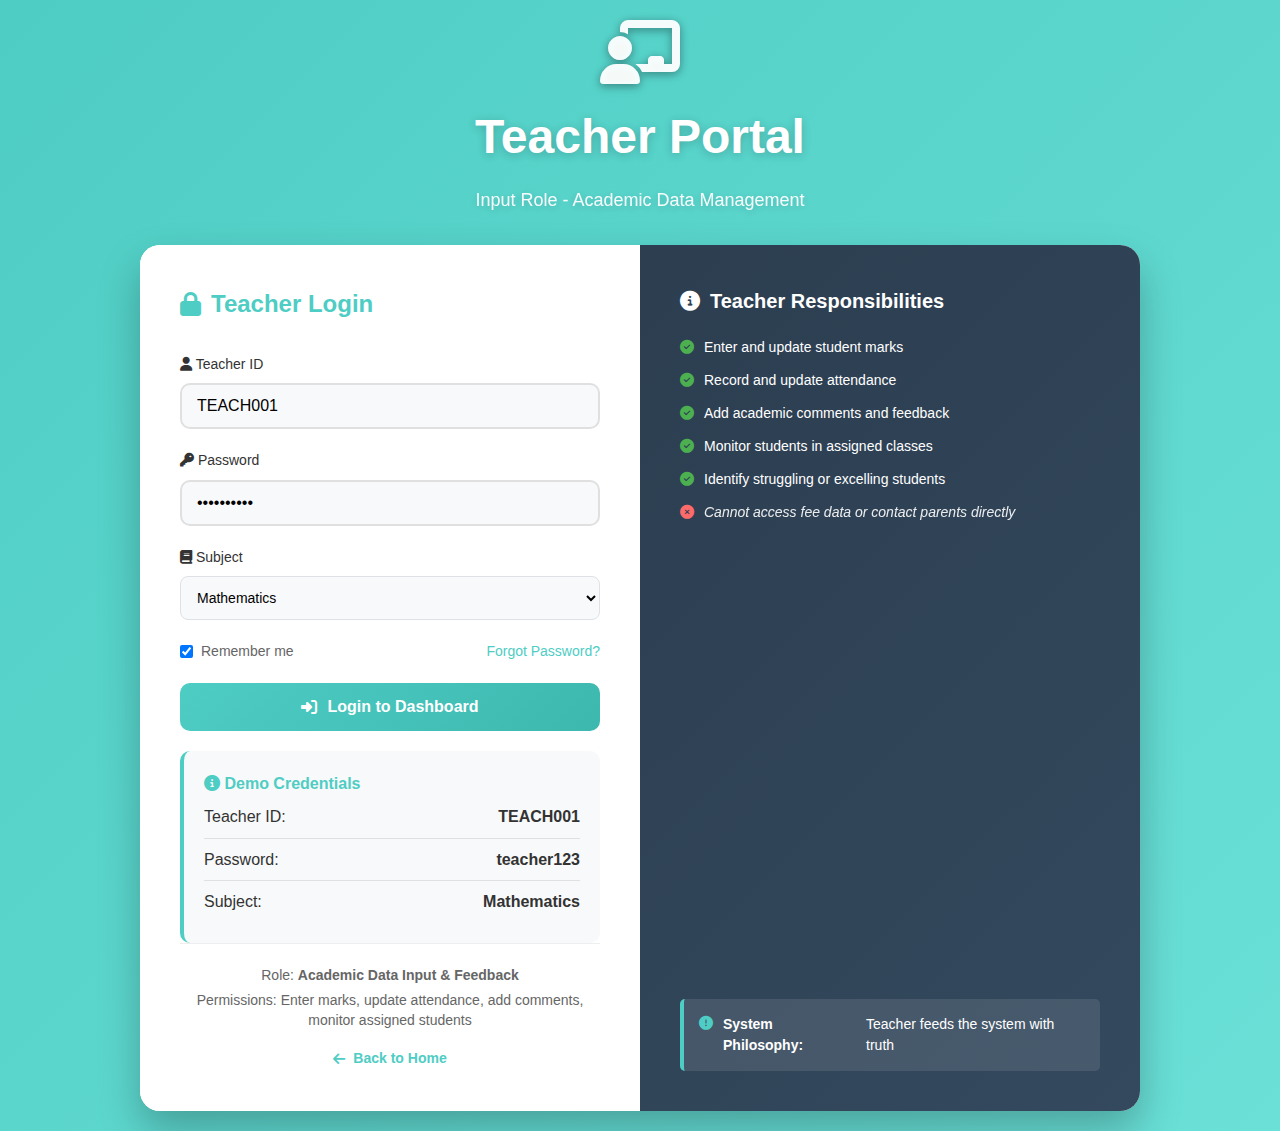
<file: teacher/teacher.html>
<!DOCTYPE html>
<html lang="en">
<head>
    <meta charset="UTF-8">
    <meta name="viewport" content="width=device-width, initial-scale=1.0">
    <title>Teacher Login - ShuleAI</title>
    <link rel="stylesheet" href="../assets/css/style.css">
    <link rel="stylesheet" href="../assets/css/teacher.css">
    <link rel="stylesheet" href="https://cdnjs.cloudflare.com/ajax/libs/font-awesome/6.4.0/css/all.min.css">
    <style>
        .demo-credentials {
            background: #f8f9fa;
            border-radius: 10px;
            padding: 20px;
            margin-top: 20px;
            border-left: 4px solid #4ECDC4;
        }
        .demo-credentials h4 {
            margin-top: 0;
            color: #4ECDC4;
        }
        .credential-item {
            display: flex;
            justify-content: space-between;
            padding: 8px 0;
            border-bottom: 1px solid #e0e0e0;
        }
        .credential-item:last-child {
            border-bottom: none;
        }
    </style>
</head>
<body class="teacher-login-page">
    <div class="login-container">
        <div class="login-header">
            <i class="fas fa-chalkboard-teacher"></i>
            <h1>Teacher Portal</h1>
            <p class="subtitle">Input Role - Academic Data Management</p>
        </div>

        <div class="login-box">
            <div class="login-card">
                <h2><i class="fas fa-lock"></i> Teacher Login</h2>
                
                <form id="teacherLoginForm">
                    <div class="form-group">
                        <label for="teacherId"><i class="fas fa-user"></i> Teacher ID</label>
                        <input type="text" id="teacherId" placeholder="Enter your teacher ID" required value="TEACH001">
                    </div>
                    
                    <div class="form-group">
                        <label for="password"><i class="fas fa-key"></i> Password</label>
                        <input type="password" id="password" placeholder="Enter your password" required value="teacher123">
                    </div>
                    
                    <div class="form-group">
                        <label for="subject"><i class="fas fa-book"></i> Subject</label>
                        <select id="subject" required>
                            <option value="">Select Subject</option>
                            <option value="mathematics" selected>Mathematics</option>
                            <option value="science">Science</option>
                            <option value="english">English</option>
                            <option value="history">History</option>
                            <option value="geography">Geography</option>
                            <option value="physics">Physics</option>
                            <option value="chemistry">Chemistry</option>
                            <option value="biology">Biology</option>
                        </select>
                    </div>
                    
                    <div class="form-options">
                        <label class="remember-me">
                            <input type="checkbox" checked> Remember me
                        </label>
                        <a href="#" class="forgot-password">Forgot Password?</a>
                    </div>
                    
                    <button type="submit" class="btn-login">
                        <i class="fas fa-sign-in-alt"></i> Login to Dashboard
                    </button>
                </form>
                
                <div class="demo-credentials">
                    <h4><i class="fas fa-info-circle"></i> Demo Credentials</h4>
                    <div class="credential-item">
                        <span>Teacher ID:</span>
                        <strong>TEACH001</strong>
                    </div>
                    <div class="credential-item">
                        <span>Password:</span>
                        <strong>teacher123</strong>
                    </div>
                    <div class="credential-item">
                        <span>Subject:</span>
                        <strong>Mathematics</strong>
                    </div>
                </div>
                
                <div class="login-footer">
                    <p>Role: <strong>Academic Data Input & Feedback</strong></p>
                    <p class="permissions">Permissions: Enter marks, update attendance, add comments, monitor assigned students</p>
                    <a href="../index.html" class="back-home">
                        <i class="fas fa-arrow-left"></i> Back to Home
                    </a>
                </div>
            </div>
            
            <div class="login-info">
                <h3><i class="fas fa-info-circle"></i> Teacher Responsibilities</h3>
                <ul class="responsibilities">
                    <li><i class="fas fa-check-circle"></i> Enter and update student marks</li>
                    <li><i class="fas fa-check-circle"></i> Record and update attendance</li>
                    <li><i class="fas fa-check-circle"></i> Add academic comments and feedback</li>
                    <li><i class="fas fa-check-circle"></i> Monitor students in assigned classes</li>
                    <li><i class="fas fa-check-circle"></i> Identify struggling or excelling students</li>
                    <li><i class="fas fa-times-circle"></i> <em>Cannot access fee data or contact parents directly</em></li>
                </ul>
                
                <div class="alert alert-info">
                    <i class="fas fa-exclamation-circle"></i>
                    <strong>System Philosophy:</strong> Teacher feeds the system with truth
                </div>
            </div>
        </div>
    </div>

    <script>
        // Teacher Login functionality
        document.getElementById('teacherLoginForm').addEventListener('submit', function(e) {
            e.preventDefault();
            
            const teacherId = document.getElementById('teacherId').value;
            const password = document.getElementById('password').value;
            const subject = document.getElementById('subject').value;
            
            // Simple validation
            if (teacherId === 'TEACH001' && password === 'teacher123' && subject) {
                // Store login state in localStorage
                localStorage.setItem('teacherLoggedIn', 'true');
                localStorage.setItem('teacherId', teacherId);
                localStorage.setItem('teacherName', 'John Doe');
                localStorage.setItem('teacherSubject', subject);
                localStorage.setItem('teacherGrade', 'Grade 10A');
                
                // Show success message
                showMessage('Login successful! Redirecting...', 'success');
                
                // Redirect after delay
                setTimeout(() => {
                    window.location.href = 'teacher-dashboard.html';
                }, 1000);
            } else {
                showMessage('Please fill all fields correctly.', 'error');
            }
        });
        
        function showMessage(message, type) {
            // Remove existing messages
            const existing = document.querySelector('.login-message');
            if (existing) existing.remove();
            
            const messageDiv = document.createElement('div');
            messageDiv.className = `login-message ${type}`;
            messageDiv.innerHTML = `
                <i class="fas fa-${type === 'error' ? 'exclamation-circle' : 'check-circle'}"></i>
                ${message}
            `;
            
            // Add styles
            messageDiv.style.cssText = `
                position: fixed;
                top: 20px;
                right: 20px;
                padding: 15px 20px;
                background: ${type === 'error' ? '#f8d7da' : '#d4edda'};
                color: ${type === 'error' ? '#721c24' : '#155724'};
                border-radius: 8px;
                box-shadow: 0 4px 12px rgba(0,0,0,0.15);
                display: flex;
                align-items: center;
                gap: 10px;
                z-index: 10000;
                animation: slideIn 0.3s ease;
            `;
            
            document.body.appendChild(messageDiv);
            
            // Auto remove after 3 seconds
            setTimeout(() => {
                messageDiv.style.animation = 'slideOut 0.3s ease';
                setTimeout(() => messageDiv.remove(), 300);
            }, 3000);
        }
        
        // Add animation styles
        const style = document.createElement('style');
        style.textContent = `
            @keyframes slideIn {
                from { transform: translateX(100%); opacity: 0; }
                to { transform: translateX(0); opacity: 1; }
            }
            @keyframes slideOut {
                from { transform: translateX(0); opacity: 1; }
                to { transform: translateX(100%); opacity: 0; }
            }
        `;
        document.head.appendChild(style);
    </script>
</body>
</html>
</file>
<file: assets/css/admin.css>
/* ===== ADMIN STYLES - RED THEME ===== */

/* Admin Login Page */
.admin-login-page {
    background: linear-gradient(135deg, #FF6B6B 0%, #FF8E8E 100%);
    min-height: 100vh;
    display: flex;
    align-items: center;
    justify-content: center;
    padding: 20px;
}

.login-container {
    max-width: 1000px;
    width: 100%;
}

.login-header {
    text-align: center;
    margin-bottom: 30px;
    color: white;
}

.login-header i {
    font-size: 64px;
    margin-bottom: 15px;
    color: rgba(255, 255, 255, 0.9);
}

.login-header h1 {
    font-size: 48px;
    margin-bottom: 10px;
    text-shadow: 2px 2px 4px rgba(0, 0, 0, 0.2);
}

.subtitle {
    font-size: 18px;
    opacity: 0.9;
}

.login-box {
    display: grid;
    grid-template-columns: 1fr 1fr;
    gap: 30px;
    background: white;
    border-radius: 20px;
    overflow: hidden;
    box-shadow: 0 20px 40px rgba(0, 0, 0, 0.2);
}

.login-card {
    padding: 40px;
    background: #f8f9fa;
}

.login-card h2 {
    color: #FF6B6B;
    margin-bottom: 30px;
    font-size: 24px;
    display: flex;
    align-items: center;
    gap: 10px;
}

.form-group {
    margin-bottom: 20px;
}

.form-group label {
    display: flex;
    align-items: center;
    gap: 8px;
    margin-bottom: 8px;
    color: #555;
    font-weight: 500;
}

.form-group input {
    width: 100%;
    padding: 12px 15px;
    border: 2px solid #ddd;
    border-radius: 10px;
    font-size: 16px;
    transition: border-color 0.3s;
}

.form-group input:focus {
    outline: none;
    border-color: #FF6B6B;
}

.form-options {
    display: flex;
    justify-content: space-between;
    align-items: center;
    margin: 20px 0;
}

.remember-me {
    display: flex;
    align-items: center;
    gap: 8px;
    color: #666;
    font-size: 14px;
}

.forgot-password {
    color: #FF6B6B;
    text-decoration: none;
    font-size: 14px;
}

.forgot-password:hover {
    text-decoration: underline;
}

.btn-login {
    width: 100%;
    padding: 15px;
    background: #FF6B6B;
    color: white;
    border: none;
    border-radius: 10px;
    font-size: 18px;
    font-weight: 600;
    cursor: pointer;
    display: flex;
    align-items: center;
    justify-content: center;
    gap: 10px;
    transition: all 0.3s;
}

.btn-login:hover {
    background: #ff5252;
    transform: translateY(-2px);
    box-shadow: 0 5px 15px rgba(255, 107, 107, 0.4);
}

.login-footer {
    margin-top: 30px;
    padding-top: 20px;
    border-top: 1px solid #eee;
    text-align: center;
}

.login-footer p {
    margin-bottom: 5px;
    color: #666;
}

.permissions {
    font-size: 12px;
    color: #888;
    margin-bottom: 15px !important;
}

.back-home {
    display: inline-flex;
    align-items: center;
    gap: 8px;
    color: #FF6B6B;
    text-decoration: none;
    font-weight: 500;
}

.back-home:hover {
    text-decoration: underline;
}

.login-info {
    padding: 40px;
    background: linear-gradient(135deg, #2c3e50 0%, #34495e 100%);
    color: white;
}

.login-info h3 {
    font-size: 20px;
    margin-bottom: 20px;
    display: flex;
    align-items: center;
    gap: 10px;
}

.responsibilities {
    list-style: none;
    margin-bottom: 30px;
}

.responsibilities li {
    margin-bottom: 12px;
    display: flex;
    align-items: flex-start;
    gap: 10px;
    font-size: 14px;
    line-height: 1.5;
}

.responsibilities li i {
    margin-top: 3px;
    flex-shrink: 0;
}

.responsibilities li i.fa-check-circle {
    color: #4CAF50;
}

.responsibilities li i.fa-times-circle {
    color: #FF6B6B;
}

.responsibilities li em {
    opacity: 0.8;
    font-style: italic;
}

.alert-info {
    background: rgba(255, 255, 255, 0.1);
    border-left: 4px solid #FF6B6B;
    padding: 15px;
    border-radius: 5px;
    display: flex;
    align-items: flex-start;
    gap: 10px;
}

.alert-info i {
    color: #FF6B6B;
    margin-top: 3px;
}

/* Admin Dashboard Styles */
.admin-dashboard {
    background: #f5f7fa;
    min-height: 100vh;
}

/* Navigation */
.admin-nav {
    background: linear-gradient(135deg, #FF6B6B 0%, #ff5252 100%);
    color: white;
    padding: 15px 30px;
    display: flex;
    justify-content: space-between;
    align-items: center;
    box-shadow: 0 2px 10px rgba(0, 0, 0, 0.1);
    position: sticky;
    top: 0;
    z-index: 1000;
}

.nav-left .logo {
    display: flex;
    align-items: center;
    gap: 15px;
}

.nav-left .logo i {
    font-size: 32px;
}

.nav-left .logo h2 {
    font-size: 24px;
    margin: 0;
}

.nav-left .logo .ai {
    color: white;
    font-weight: 700;
}

.role-tag {
    font-size: 12px;
    opacity: 0.9;
    margin-top: 2px;
}

.nav-center .school-info {
    display: flex;
    align-items: center;
    gap: 10px;
    background: rgba(255, 255, 255, 0.1);
    padding: 8px 15px;
    border-radius: 10px;
}

.school-info i {
    font-size: 20px;
}

.school-info h3 {
    font-size: 16px;
    margin: 0;
}

.school-info p {
    font-size: 12px;
    opacity: 0.9;
    margin: 0;
}

.nav-right {
    display: flex;
    align-items: center;
    gap: 20px;
}

.admin-profile {
    display: flex;
    align-items: center;
    gap: 10px;
    cursor: pointer;
    padding: 5px 10px;
    border-radius: 20px;
    transition: background 0.3s;
}

.admin-profile:hover {
    background: rgba(255, 255, 255, 0.1);
}

.admin-profile img {
    width: 40px;
    height: 40px;
    border-radius: 50%;
    border: 2px solid white;
}

.profile-info {
    display: flex;
    flex-direction: column;
}

.admin-name {
    font-weight: 600;
    font-size: 14px;
}

.admin-id {
    font-size: 11px;
    opacity: 0.8;
}

.btn-logout {
    background: rgba(255, 255, 255, 0.2);
    border: none;
    color: white;
    width: 40px;
    height: 40px;
    border-radius: 50%;
    cursor: pointer;
    transition: all 0.3s;
    display: flex;
    align-items: center;
    justify-content: center;
}

.btn-logout:hover {
    background: rgba(255, 255, 255, 0.3);
    transform: rotate(90deg);
}

/* Dashboard Container */
.dashboard-container {
    display: flex;
    min-height: calc(100vh - 70px);
}

/* Sidebar */
.sidebar {
    width: 250px;
    background: white;
    border-right: 1px solid #e0e0e0;
    display: flex;
    flex-direction: column;
    box-shadow: 2px 0 10px rgba(0, 0, 0, 0.05);
}

.sidebar-menu {
    flex: 1;
    padding: 20px 0;
    overflow-y: auto;
}

.menu-section {
    margin-bottom: 30px;
    padding: 0 20px;
}

.menu-section h4 {
    color: #666;
    font-size: 11px;
    text-transform: uppercase;
    letter-spacing: 1px;
    margin-bottom: 15px;
    display: flex;
    align-items: center;
    gap: 8px;
}

.menu-item {
    display: flex;
    align-items: center;
    gap: 12px;
    padding: 12px 15px;
    color: #555;
    text-decoration: none;
    border-radius: 8px;
    margin-bottom: 5px;
    transition: all 0.3s;
    position: relative;
}

.menu-item:hover {
    background: #f8f9fa;
    color: #FF6B6B;
}

.menu-item.active {
    background: linear-gradient(135deg, #FF6B6B 0%, #ff5252 100%);
    color: white;
}

.menu-item .badge {
    margin-left: auto;
    background: #e9ecef;
    color: #495057;
    font-size: 11px;
    padding: 2px 8px;
    border-radius: 10px;
}

.menu-item .badge.warning {
    background: #fff3cd;
    color: #856404;
}

.menu-item .badge.danger {
    background: #f8d7da;
    color: #721c24;
}

.sidebar-footer {
    padding: 20px;
    border-top: 1px solid #e0e0e0;
    background: #f8f9fa;
}

.system-status {
    display: flex;
    align-items: center;
    gap: 8px;
    margin-bottom: 15px;
    font-size: 14px;
}

.status-active {
    color: #28a745;
    font-size: 10px;
}

.back-to-home {
    display: flex;
    align-items: center;
    gap: 8px;
    color: #FF6B6B;
    text-decoration: none;
    font-weight: 500;
    font-size: 14px;
}

.back-to-home:hover {
    text-decoration: underline;
}

/* Main Content */
.main-content {
    flex: 1;
    padding: 30px;
    overflow-y: auto;
}

/* Quick Stats */
.quick-stats {
    display: grid;
    grid-template-columns: repeat(auto-fit, minmax(200px, 1fr));
    gap: 20px;
    margin-bottom: 30px;
}

.stat-card {
    background: white;
    padding: 20px;
    border-radius: 15px;
    display: flex;
    align-items: center;
    gap: 15px;
    box-shadow: 0 5px 15px rgba(0, 0, 0, 0.05);
    transition: transform 0.3s;
}

.stat-card:hover {
    transform: translateY(-5px);
}

.stat-icon {
    width: 50px;
    height: 50px;
    border-radius: 12px;
    display: flex;
    align-items: center;
    justify-content: center;
    font-size: 24px;
    color: white;
}

.stat-icon.total-students {
    background: linear-gradient(135deg, #FF6B6B 0%, #ff8e8e 100%);
}

.stat-icon.total-teachers {
    background: linear-gradient(135deg, #4ECDC4 0%, #6ae0d7 100%);
}

.stat-icon.performance {
    background: linear-gradient(135deg, #FFD166 0%, #ffde8a 100%);
}

.stat-icon.fees {
    background: linear-gradient(135deg, #06D6A0 0%, #2ce9b0 100%);
}

.stat-info h3 {
    font-size: 28px;
    margin: 0;
    color: #333;
}

.stat-info p {
    margin: 5px 0 0;
    color: #666;
    font-size: 14px;
}

.stat-trend {
    margin-left: auto;
    font-size: 14px;
    font-weight: 600;
    padding: 4px 8px;
    border-radius: 20px;
}

.stat-trend.up {
    color: #28a745;
    background: #d4edda;
}

.stat-trend.down {
    color: #dc3545;
    background: #f8d7da;
}

/* Section Headers */
.section-header {
    display: flex;
    justify-content: space-between;
    align-items: center;
    margin: 30px 0 20px;
}

.section-header h3 {
    color: #333;
    font-size: 20px;
    display: flex;
    align-items: center;
    gap: 10px;
}

.view-all {
    color: #FF6B6B;
    text-decoration: none;
    font-size: 14px;
    font-weight: 500;
    display: flex;
    align-items: center;
    gap: 5px;
}

.view-all:hover {
    text-decoration: underline;
}

/* Alerts Section */
.alerts-container {
    display: grid;
    grid-template-columns: repeat(auto-fit, minmax(300px, 1fr));
    gap: 20px;
}

.alert-card {
    background: white;
    border-radius: 15px;
    padding: 20px;
    display: flex;
    align-items: flex-start;
    gap: 15px;
    box-shadow: 0 5px 15px rgba(0, 0, 0, 0.05);
    border-left: 5px solid;
}

.alert-card.critical {
    border-left-color: #dc3545;
}

.alert-card.warning {
    border-left-color: #ffc107;
}

.alert-card.info {
    border-left-color: #17a2b8;
}

.alert-icon {
    width: 40px;
    height: 40px;
    border-radius: 10px;
    display: flex;
    align-items: center;
    justify-content: center;
    font-size: 18px;
    color: white;
    flex-shrink: 0;
}

.alert-card.critical .alert-icon {
    background: #dc3545;
}

.alert-card.warning .alert-icon {
    background: #ffc107;
}

.alert-card.info .alert-icon {
    background: #17a2b8;
}

.alert-content {
    flex: 1;
}

.alert-content h4 {
    margin: 0 0 5px;
    color: #333;
    font-size: 16px;
}

.alert-content p {
    margin: 0 0 8px;
    color: #666;
    font-size: 14px;
}

.alert-time {
    font-size: 12px;
    color: #888;
    display: flex;
    align-items: center;
    gap: 5px;
}

.btn-action {
    background: #f8f9fa;
    border: 1px solid #dee2e6;
    color: #495057;
    padding: 8px 15px;
    border-radius: 8px;
    cursor: pointer;
    font-size: 14px;
    transition: all 0.3s;
    align-self: center;
}

.btn-action:hover {
    background: #e9ecef;
}

/* Monitoring Grid */
.monitoring-grid {
    display: grid;
    grid-template-columns: repeat(auto-fit, minmax(400px, 1fr));
    gap: 20px;
    margin-bottom: 30px;
}

.monitoring-card {
    background: white;
    border-radius: 15px;
    overflow: hidden;
    box-shadow: 0 5px 15px rgba(0, 0, 0, 0.05);
}

.card-header {
    padding: 20px 20px 15px;
    border-bottom: 1px solid #e0e0e0;
    display: flex;
    justify-content: space-between;
    align-items: center;
}

.card-header h4 {
    margin: 0;
    color: #333;
    font-size: 16px;
    display: flex;
    align-items: center;
    gap: 10px;
}

.card-badge {
    background: #f8f9fa;
    color: #666;
    font-size: 11px;
    padding: 4px 10px;
    border-radius: 20px;
}

.card-content {
    padding: 20px;
}

/* Activity List */
.activity-list {
    display: flex;
    flex-direction: column;
    gap: 15px;
}

.activity-item {
    display: flex;
    align-items: center;
    gap: 15px;
    padding: 10px;
    border-radius: 10px;
    transition: background 0.3s;
}

.activity-item:hover {
    background: #f8f9fa;
}

.teacher-avatar img {
    width: 40px;
    height: 40px;
    border-radius: 50%;
}

.activity-info {
    flex: 1;
}

.activity-info h5 {
    margin: 0 0 2px;
    color: #333;
    font-size: 14px;
}

.activity-info p {
    margin: 0 0 2px;
    color: #666;
    font-size: 13px;
}

.activity-time {
    font-size: 12px;
    color: #888;
}

.activity-status {
    font-size: 12px;
    padding: 3px 10px;
    border-radius: 20px;
    font-weight: 500;
}

.activity-status.active {
    background: #d4edda;
    color: #155724;
}

.activity-status.inactive {
    background: #f8d7da;
    color: #721c24;
}

/* Performance Metrics */
.performance-metrics {
    display: flex;
    flex-direction: column;
    gap: 15px;
}

.metric {
    display: flex;
    align-items: center;
    gap: 15px;
}

.metric-label {
    display: flex;
    align-items: center;
    gap: 8px;
    width: 150px;
    color: #555;
    font-size: 14px;
}

.metric-color {
    width: 12px;
    height: 12px;
    border-radius: 2px;
}

.metric-value {
    width: 50px;
    text-align: right;
    font-weight: 600;
    color: #333;
}

.metric-bar {
    flex: 1;
    height: 8px;
    background: #e9ecef;
    border-radius: 4px;
    overflow: hidden;
}

.bar-fill {
    height: 100%;
    border-radius: 4px;
}

.performance-summary {
    display: grid;
    grid-template-columns: 1fr 1fr;
    gap: 15px;
    margin-top: 20px;
}

.summary-item {
    display: flex;
    align-items: center;
    gap: 10px;
    padding: 15px;
    background: #f8f9fa;
    border-radius: 10px;
}

.summary-item i {
    font-size: 24px;
}

.text-success {
    color: #28a745;
}

.text-danger {
    color: #dc3545;
}

.summary-item h5 {
    margin: 0 0 2px;
    font-size: 14px;
}

.summary-item p {
    margin: 0;
    font-size: 12px;
    color: #666;
}

/* Card Footer */
.card-footer {
    padding: 15px 20px;
    border-top: 1px solid #e0e0e0;
    background: #f8f9fa;
}

.card-link {
    color: #FF6B6B;
    text-decoration: none;
    font-size: 14px;
    font-weight: 500;
    display: flex;
    align-items: center;
    gap: 5px;
}

.card-link:hover {
    text-decoration: underline;
}

/* Activity Log */
.activity-log {
    background: white;
    border-radius: 15px;
    padding: 20px;
    box-shadow: 0 5px 15px rgba(0, 0, 0, 0.05);
}

.log-table {
    overflow-x: auto;
}

.log-table table {
    width: 100%;
    border-collapse: collapse;
}

.log-table th {
    background: #f8f9fa;
    padding: 15px;
    text-align: left;
    color: #666;
    font-weight: 600;
    font-size: 14px;
    border-bottom: 1px solid #e0e0e0;
}

.log-table td {
    padding: 15px;
    border-bottom: 1px solid #f0f0f0;
    color: #555;
    font-size: 14px;
}

.log-table tr:hover {
    background: #f8f9fa;
}

.user-cell {
    display: flex;
    align-items: center;
    gap: 10px;
}

.user-cell img {
    width: 30px;
    height: 30px;
    border-radius: 50%;
}

.status-success {
    background: #d4edda;
    color: #155724;
    padding: 4px 10px;
    border-radius: 20px;
    font-size: 12px;
    font-weight: 500;
}

.status-info {
    background: #d1ecf1;
    color: #0c5460;
    padding: 4px 10px;
    border-radius: 20px;
    font-size: 12px;
    font-weight: 500;
}

/* Modal */
.modal-overlay {
    position: fixed;
    top: 0;
    left: 0;
    right: 0;
    bottom: 0;
    background: rgba(0, 0, 0, 0.5);
    display: none;
    align-items: center;
    justify-content: center;
    z-index: 2000;
}

.modal-content {
    background: white;
    border-radius: 20px;
    max-width: 500px;
    width: 90%;
    animation: modalSlideIn 0.3s ease;
}

@keyframes modalSlideIn {
    from {
        opacity: 0;
        transform: translateY(-50px);
    }
    to {
        opacity: 1;
        transform: translateY(0);
    }
}

.modal-header {
    padding: 20px;
    border-bottom: 1px solid #e0e0e0;
    display: flex;
    justify-content: space-between;
    align-items: center;
}

.modal-header h3 {
    margin: 0;
    color: #FF6B6B;
    display: flex;
    align-items: center;
    gap: 10px;
}

.modal-close {
    background: none;
    border: none;
    font-size: 24px;
    cursor: pointer;
    color: #666;
    transition: color 0.3s;
}

.modal-close:hover {
    color: #FF6B6B;
}

.modal-body {
    padding: 30px 20px;
}

.modal-body p {
    margin-bottom: 20px;
    color: #666;
    line-height: 1.6;
}

.modal-actions {
    display: flex;
    gap: 10px;
    flex-wrap: wrap;
}

.btn-primary, .btn-secondary, .btn-danger {
    padding: 10px 20px;
    border: none;
    border-radius: 8px;
    cursor: pointer;
    font-weight: 500;
    transition: all 0.3s;
}

.btn-primary {
    background: #FF6B6B;
    color: white;
}

.btn-primary:hover {
    background: #ff5252;
}

.btn-secondary {
    background: #6c757d;
    color: white;
}

.btn-secondary:hover {
    background: #5a6268;
}

.btn-danger {
    background: #dc3545;
    color: white;
}

.btn-danger:hover {
    background: #c82333;
}

/* Responsive Design */
@media (max-width: 1024px) {
    .login-box {
        grid-template-columns: 1fr;
    }
    
    .monitoring-grid {
        grid-template-columns: 1fr;
    }
}

@media (max-width: 768px) {
    .dashboard-container {
        flex-direction: column;
    }
    
    .sidebar {
        width: 100%;
        border-right: none;
        border-bottom: 1px solid #e0e0e0;
    }
    
    .admin-nav {
        flex-direction: column;
        gap: 15px;
        padding: 15px;
    }
    
    .nav-center {
        order: 3;
        width: 100%;
    }
    
    .quick-stats {
        grid-template-columns: repeat(2, 1fr);
    }
    
    .performance-summary {
        grid-template-columns: 1fr;
    }
}

@media (max-width: 576px) {
    .quick-stats {
        grid-template-columns: 1fr;
    }
    
    .alerts-container {
        grid-template-columns: 1fr;
    }
    
    .modal-actions {
        flex-direction: column;
    }
}

/* =====================================================
   ADD-ONS ONLY (SAFE EXTENSIONS)
   Does NOT modify existing styles
===================================================== */

/* Navbar shrink on scroll */
.admin-nav.is-shrink {
    padding-top: 6px;
    padding-bottom: 6px;
}

/* Hero / welcome section collapse (does not disappear) */
.admin-hero.is-collapsed,
.welcome-section.is-collapsed {
    max-height: 90px;
    overflow: hidden;
    transition: max-height 0.3s ease;
}

/* Dark mode (opt-in via JS) */
body.is-dark {
    background: #121212;
}

body.is-dark .admin-dashboard {
    background: #121212;
}

body.is-dark .sidebar,
body.is-dark .main-content,
body.is-dark .stat-card,
body.is-dark .alert-card,
body.is-dark .monitoring-card,
body.is-dark .activity-log,
body.is-dark .modal-content {
    background: #1e1e1e;
    color: #e0e0e0;
}

/* Toast notifications */
.admin-toast {
    position: fixed;
    right: 20px;
    bottom: 20px;
    padding: 12px 18px;
    border-radius: 8px;
    color: #fff;
    font-size: 14px;
    z-index: 9999;
    animation: adminToastIn 0.25s ease;
}

.admin-toast.success { background: #28a745; }
.admin-toast.error   { background: #dc3545; }
.admin-toast.info    { background: #17a2b8; }

@keyframes adminToastIn {
    from {
        transform: translateY(15px);
        opacity: 0;
    }
    to {
        transform: translateY(0);
        opacity: 1;
    }
}
</file>
<file: assets/css/parent.css>
/* ===== PARENT STYLES - YELLOW/GOLD THEME ===== */

/* Parent Login Page */
.parent-login-page {
    background: linear-gradient(135deg, #FFD166 0%, #FFDE8A 100%);
    min-height: 100vh;
    display: flex;
    align-items: center;
    justify-content: center;
    padding: 20px;
}

.login-container {
    max-width: 1000px;
    width: 100%;
}

.login-header {
    text-align: center;
    margin-bottom: 30px;
    color: #333;
}

.login-header i {
    font-size: 64px;
    margin-bottom: 15px;
    color: #333;
}

.login-header h1 {
    font-size: 48px;
    margin-bottom: 10px;
    text-shadow: 2px 2px 4px rgba(0, 0, 0, 0.1);
}

.subtitle {
    font-size: 18px;
    color: #666;
}

.login-box {
    display: grid;
    grid-template-columns: 1fr 1fr;
    gap: 30px;
    background: white;
    border-radius: 20px;
    overflow: hidden;
    box-shadow: 0 20px 40px rgba(0, 0, 0, 0.15);
}

.login-card {
    padding: 40px;
    background: #f8f9fa;
}

.login-card h2 {
    color: #FFD166;
    margin-bottom: 30px;
    font-size: 24px;
    display: flex;
    align-items: center;
    gap: 10px;
}

.form-group {
    margin-bottom: 20px;
}

.form-group label {
    display: flex;
    align-items: center;
    gap: 8px;
    margin-bottom: 8px;
    color: #555;
    font-weight: 500;
}

.form-group input {
    width: 100%;
    padding: 12px 15px;
    border: 2px solid #ddd;
    border-radius: 10px;
    font-size: 16px;
    transition: border-color 0.3s;
}

.form-group input:focus {
    outline: none;
    border-color: #FFD166;
}

.form-options {
    display: flex;
    justify-content: space-between;
    align-items: center;
    margin: 20px 0;
}

.remember-me {
    display: flex;
    align-items: center;
    gap: 8px;
    color: #666;
    font-size: 14px;
}

.forgot-password {
    color: #FFD166;
    text-decoration: none;
    font-size: 14px;
    font-weight: 500;
}

.forgot-password:hover {
    text-decoration: underline;
}

.btn-login {
    width: 100%;
    padding: 15px;
    background: #FFD166;
    color: #333;
    border: none;
    border-radius: 10px;
    font-size: 18px;
    font-weight: 600;
    cursor: pointer;
    display: flex;
    align-items: center;
    justify-content: center;
    gap: 10px;
    transition: all 0.3s;
}

.btn-login:hover {
    background: #ffc745;
    transform: translateY(-2px);
    box-shadow: 0 5px 15px rgba(255, 209, 102, 0.4);
}

.quick-access {
    margin-top: 30px;
    padding-top: 20px;
    border-top: 1px solid #eee;
}

.quick-access h4 {
    color: #666;
    margin-bottom: 15px;
    display: flex;
    align-items: center;
    gap: 10px;
    font-size: 16px;
}

.access-buttons {
    display: flex;
    flex-direction: column;
    gap: 10px;
}

.btn-demo {
    padding: 12px 15px;
    background: rgba(255, 209, 102, 0.2);
    border: 2px solid #FFD166;
    border-radius: 8px;
    color: #333;
    cursor: pointer;
    display: flex;
    align-items: center;
    gap: 10px;
    font-weight: 500;
    transition: all 0.3s;
}

.btn-demo:hover {
    background: #FFD166;
    transform: translateX(5px);
}

.login-footer {
    margin-top: 30px;
    padding-top: 20px;
    border-top: 1px solid #eee;
    text-align: center;
}

.login-footer p {
    margin-bottom: 5px;
    color: #666;
}

.permissions {
    font-size: 12px;
    color: #888;
    margin-bottom: 15px !important;
}

.back-home {
    display: inline-flex;
    align-items: center;
    gap: 8px;
    color: #FFD166;
    text-decoration: none;
    font-weight: 500;
}

.back-home:hover {
    text-decoration: underline;
}

.login-info {
    padding: 40px;
    background: linear-gradient(135deg, #2c3e50 0%, #34495e 100%);
    color: white;
}

.login-info h3 {
    font-size: 20px;
    margin-bottom: 20px;
    display: flex;
    align-items: center;
    gap: 10px;
}

.feature-list {
    margin-bottom: 30px;
}

.feature-item {
    display: flex;
    align-items: flex-start;
    gap: 15px;
    margin-bottom: 20px;
}

.feature-item i {
    font-size: 24px;
    color: #FFD166;
    margin-top: 3px;
}

.feature-item h5 {
    margin: 0 0 5px;
    font-size: 16px;
}

.feature-item p {
    margin: 0;
    font-size: 14px;
    opacity: 0.9;
}

.alert-info {
    background: rgba(255, 255, 255, 0.1);
    border-left: 4px solid #FFD166;
    padding: 15px;
    border-radius: 5px;
}

.alert-info i {
    color: #FFD166;
    margin-right: 10px;
}

.alert-info ul {
    margin: 10px 0 0 20px;
    padding: 0;
}

.alert-info li {
    margin-bottom: 5px;
    font-size: 14px;
}

/* Parent Dashboard Styles */
.parent-dashboard {
    background: #f5f7fa;
    min-height: 100vh;
}

/* Navigation */
.parent-nav {
    background: linear-gradient(135deg, #FFD166 0%, #ffc745 100%);
    color: #333;
    padding: 15px 30px;
    display: flex;
    justify-content: space-between;
    align-items: center;
    box-shadow: 0 2px 10px rgba(0, 0, 0, 0.1);
    position: sticky;
    top: 0;
    z-index: 1000;
}

.nav-left .logo {
    display: flex;
    align-items: center;
    gap: 15px;
}

.nav-left .logo i {
    font-size: 32px;
}

.nav-left .logo h2 {
    font-size: 24px;
    margin: 0;
}

.nav-left .logo .ai {
    color: #333;
    font-weight: 700;
}

.role-tag {
    font-size: 12px;
    opacity: 0.9;
    margin-top: 2px;
    color: #333;
}

.nav-center .child-selector {
    display: flex;
    align-items: center;
    gap: 10px;
    background: rgba(255, 255, 255, 0.2);
    padding: 8px 15px;
    border-radius: 10px;
    cursor: pointer;
    transition: background 0.3s;
}

.child-selector:hover {
    background: rgba(255, 255, 255, 0.3);
}

.child-selector i.fa-child {
    font-size: 20px;
}

.child-info h3 {
    font-size: 16px;
    margin: 0;
    color: #333;
}

.child-info p {
    font-size: 12px;
    margin: 0;
    opacity: 0.9;
    color: #333;
}

.nav-right {
    display: flex;
    align-items: center;
    gap: 20px;
}

.alert-bell {
    position: relative;
    cursor: pointer;
    width: 40px;
    height: 40px;
    border-radius: 50%;
    display: flex;
    align-items: center;
    justify-content: center;
    background: rgba(255, 255, 255, 0.2);
    transition: background 0.3s;
}

.alert-bell:hover {
    background: rgba(255, 255, 255, 0.3);
}

.alert-bell i {
    font-size: 20px;
    color: #333;
}

.alert-bell .badge {
    position: absolute;
    top: -5px;
    right: -5px;
    background: #dc3545;
    color: white;
    font-size: 11px;
    padding: 2px 6px;
    border-radius: 10px;
    min-width: 18px;
    text-align: center;
}

.parent-profile {
    display: flex;
    align-items: center;
    gap: 10px;
    cursor: pointer;
    padding: 5px 10px;
    border-radius: 20px;
    transition: background 0.3s;
}

.parent-profile:hover {
    background: rgba(255, 255, 255, 0.1);
}

.parent-profile img {
    width: 40px;
    height: 40px;
    border-radius: 50%;
    border: 2px solid rgba(255, 255, 255, 0.5);
}

.profile-info {
    display: flex;
    flex-direction: column;
}

.parent-name {
    font-weight: 600;
    font-size: 14px;
    color: #333;
}

.parent-id {
    font-size: 11px;
    opacity: 0.8;
    color: #333;
}

.btn-logout {
    background: rgba(255, 255, 255, 0.2);
    border: none;
    color: #333;
    width: 40px;
    height: 40px;
    border-radius: 50%;
    cursor: pointer;
    transition: all 0.3s;
    display: flex;
    align-items: center;
    justify-content: center;
}

.btn-logout:hover {
    background: rgba(255, 255, 255, 0.3);
    transform: rotate(90deg);
}

/* Alerts Panel */
.alerts-panel {
    position: fixed;
    top: 70px;
    right: 30px;
    width: 350px;
    background: white;
    border-radius: 15px;
    box-shadow: 0 10px 30px rgba(0, 0, 0, 0.2);
    z-index: 2000;
    overflow: hidden;
    border: 2px solid #FFD166;
}

.panel-header {
    background: #FFD166;
    padding: 15px 20px;
    display: flex;
    justify-content: space-between;
    align-items: center;
}

.panel-header h3 {
    margin: 0;
    font-size: 16px;
    color: #333;
    display: flex;
    align-items: center;
    gap: 10px;
}

.panel-close {
    background: none;
    border: none;
    font-size: 24px;
    cursor: pointer;
    color: #333;
    transition: color 0.3s;
}

.panel-close:hover {
    color: #dc3545;
}

.panel-body {
    max-height: 400px;
    overflow-y: auto;
    padding: 10px;
}

.alert-item {
    display: flex;
    align-items: flex-start;
    gap: 15px;
    padding: 15px;
    border-radius: 10px;
    margin-bottom: 10px;
    cursor: pointer;
    transition: background 0.3s;
    border-left: 4px solid;
}

.alert-item:hover {
    background: #f8f9fa;
}

.alert-item.unread {
    background: #fff9e6;
}

.alert-item.academic {
    border-left-color: #4ECDC4;
}

.alert-item.attendance {
    border-left-color: #FF9F1C;
}

.alert-item.guidance {
    border-left-color: #06D6A0;
}

.alert-item.fee {
    border-left-color: #118AB2;
}

.alert-icon {
    width: 35px;
    height: 35px;
    border-radius: 8px;
    display: flex;
    align-items: center;
    justify-content: center;
    font-size: 16px;
    color: white;
    flex-shrink: 0;
}

.alert-item.academic .alert-icon {
    background: #4ECDC4;
}

.alert-item.attendance .alert-icon {
    background: #FF9F1C;
}

.alert-item.guidance .alert-icon {
    background: #06D6A0;
}

.alert-item.fee .alert-icon {
    background: #118AB2;
}

.alert-content {
    flex: 1;
}

.alert-content h5 {
    margin: 0 0 5px;
    font-size: 14px;
    color: #333;
}

.alert-content p {
    margin: 0 0 5px;
    font-size: 13px;
    color: #666;
}

.alert-time {
    font-size: 11px;
    color: #888;
}

.unread-dot {
    width: 10px;
    height: 10px;
    background: #dc3545;
    border-radius: 50%;
    flex-shrink: 0;
    margin-top: 5px;
}

.panel-footer {
    padding: 15px 20px;
    border-top: 1px solid #eee;
    text-align: center;
}

.view-all-alerts {
    color: #FFD166;
    text-decoration: none;
    font-weight: 500;
    font-size: 14px;
}

.view-all-alerts:hover {
    text-decoration: underline;
}

/* Dashboard Container */
.dashboard-container {
    display: flex;
    min-height: calc(100vh - 70px);
}

/* Sidebar */
.sidebar {
    width: 250px;
    background: white;
    border-right: 1px solid #e0e0e0;
    display: flex;
    flex-direction: column;
    box-shadow: 2px 0 10px rgba(0, 0, 0, 0.05);
}

.sidebar-menu {
    flex: 1;
    padding: 20px 0;
    overflow-y: auto;
}

.menu-section {
    margin-bottom: 30px;
    padding: 0 20px;
}

.menu-section h4 {
    color: #666;
    font-size: 11px;
    text-transform: uppercase;
    letter-spacing: 1px;
    margin-bottom: 15px;
    display: flex;
    align-items: center;
    gap: 8px;
}

.menu-item {
    display: flex;
    align-items: center;
    gap: 12px;
    padding: 12px 15px;
    color: #555;
    text-decoration: none;
    border-radius: 8px;
    margin-bottom: 5px;
    transition: all 0.3s;
    position: relative;
}

.menu-item:hover {
    background: #f8f9fa;
    color: #FFD166;
}

.menu-item.active {
    background: linear-gradient(135deg, #FFD166 0%, #ffc745 100%);
    color: #333;
}

.menu-item .badge {
    margin-left: auto;
    background: #e9ecef;
    color: #495057;
    font-size: 11px;
    padding: 2px 8px;
    border-radius: 10px;
    min-width: 25px;
    text-align: center;
}

.menu-item .badge.warning {
    background: #fff3cd;
    color: #856404;
}

.menu-item .badge.success {
    background: #d4edda;
    color: #155724;
}

.menu-item .badge.danger {
    background: #f8d7da;
    color: #721c24;
}

.menu-item .badge.info {
    background: #d1ecf1;
    color: #0c5460;
}

.sidebar-footer {
    padding: 20px;
    border-top: 1px solid #e0e0e0;
    background: #f8f9fa;
}

.last-login {
    display: flex;
    align-items: center;
    gap: 8px;
    margin-bottom: 15px;
    font-size: 14px;
    color: #666;
}

.back-to-home {
    display: flex;
    align-items: center;
    gap: 8px;
    color: #FFD166;
    text-decoration: none;
    font-weight: 500;
    font-size: 14px;
}

.back-to-home:hover {
    text-decoration: underline;
}

/* Main Content */
.main-content {
    flex: 1;
    padding: 30px;
    overflow-y: auto;
}

/* Welcome Banner */
.welcome-banner {
    background: linear-gradient(135deg, #FFD166 0%, #ffc745 100%);
    border-radius: 15px;
    padding: 30px;
    margin-bottom: 30px;
    display: flex;
    justify-content: space-between;
    align-items: center;
    color: #333;
    box-shadow: 0 5px 15px rgba(255, 209, 102, 0.3);
}

.welcome-content h1 {
    font-size: 32px;
    margin: 0 0 10px;
}

.welcome-content p {
    font-size: 18px;
    margin: 0;
    opacity: 0.9;
}

.welcome-actions {
    display: flex;
    gap: 15px;
}

.btn-primary {
    background: #333;
    color: white;
    border: none;
    padding: 12px 24px;
    border-radius: 10px;
    cursor: pointer;
    font-weight: 600;
    display: flex;
    align-items: center;
    gap: 10px;
    transition: all 0.3s;
}

.btn-primary:hover {
    background: #555;
    transform: translateY(-2px);
    box-shadow: 0 5px 15px rgba(0, 0, 0, 0.2);
}

.btn-secondary {
    background: rgba(255, 255, 255, 0.2);
    color: #333;
    border: 2px solid rgba(255, 255, 255, 0.5);
    padding: 10px 20px;
    border-radius: 10px;
    cursor: pointer;
    font-weight: 600;
    display: flex;
    align-items: center;
    gap: 10px;
    transition: all 0.3s;
}

.btn-secondary:hover {
    background: rgba(255, 255, 255, 0.3);
    transform: translateY(-2px);
}

/* Quick Stats */
.quick-stats {
    display: grid;
    grid-template-columns: repeat(auto-fit, minmax(200px, 1fr));
    gap: 20px;
    margin-bottom: 30px;
}

.stat-card {
    background: white;
    padding: 20px;
    border-radius: 15px;
    display: flex;
    align-items: center;
    gap: 15px;
    box-shadow: 0 5px 15px rgba(0, 0, 0, 0.05);
    transition: transform 0.3s;
}

.stat-card:hover {
    transform: translateY(-5px);
}

.stat-icon {
    width: 50px;
    height: 50px;
    border-radius: 12px;
    display: flex;
    align-items: center;
    justify-content: center;
    font-size: 24px;
    color: white;
}

.stat-icon.overall-grade {
    background: linear-gradient(135deg, #FFD166 0%, #ffc745 100%);
}

.stat-icon.attendance {
    background: linear-gradient(135deg, #4ECDC4 0%, #6ae0d7 100%);
}

.stat-icon.assignments {
    background: linear-gradient(135deg, #FF6B6B 0%, #ff8e8e 100%);
}

.stat-icon.fees {
    background: linear-gradient(135deg, #06D6A0 0%, #2ce9b0 100%);
}

.stat-info h3 {
    font-size: 28px;
    margin: 0;
    color: #333;
}

.stat-info p {
    margin: 5px 0 0;
    color: #666;
    font-size: 14px;
}

.stat-trend {
    margin-left: auto;
    font-size: 14px;
    font-weight: 600;
    padding: 4px 8px;
    border-radius: 20px;
}

.stat-trend.up {
    color: #28a745;
    background: #d4edda;
}

.stat-trend.down {
    color: #dc3545;
    background: #f8d7da;
}

.stat-trend.warning {
    color: #856404;
    background: #fff3cd;
}

.stat-trend.success {
    color: #155724;
    background: #d4edda;
}

/* Alert Center */
.alert-center {
    margin-bottom: 30px;
}

.section-header {
    display: flex;
    justify-content: space-between;
    align-items: center;
    margin-bottom: 20px;
}

.section-header h3 {
    color: #333;
    font-size: 20px;
    display: flex;
    align-items: center;
    gap: 10px;
}

.view-all {
    color: #FFD166;
    text-decoration: none;
    font-size: 14px;
    font-weight: 500;
    display: flex;
    align-items: center;
    gap: 5px;
}

.view-all:hover {
    text-decoration: underline;
}

.alert-grid {
    display: grid;
    grid-template-columns: repeat(auto-fit, minmax(250px, 1fr));
    gap: 20px;
}

.alert-card {
    background: white;
    border-radius: 15px;
    overflow: hidden;
    box-shadow: 0 5px 15px rgba(0, 0, 0, 0.05);
    transition: transform 0.3s;
    border-top: 4px solid;
}

.alert-card:hover {
    transform: translateY(-5px);
}

.alert-card.academic {
    border-top-color: #4ECDC4;
}

.alert-card.attendance {
    border-top-color: #FF9F1C;
}

.alert-card.guidance {
    border-top-color: #06D6A0;
}

.alert-card.fee {
    border-top-color: #118AB2;
}

.alert-header {
    padding: 15px 20px;
    display: flex;
    align-items: center;
    gap: 10px;
    background: #f8f9fa;
    border-bottom: 1px solid #eee;
}

.alert-header i {
    font-size: 18px;
    color: #333;
}

.alert-header h4 {
    margin: 0;
    flex: 1;
    font-size: 16px;
    color: #333;
}

.alert-time {
    font-size: 12px;
    color: #888;
}

.alert-body {
    padding: 20px;
}

.alert-body p {
    margin: 0;
    color: #666;
    font-size: 14px;
    line-height: 1.5;
}

.alert-footer {
    padding: 15px 20px;
    background: #f8f9fa;
    border-top: 1px solid #eee;
}

.btn-alert-action {
    background: #FFD166;
    color: #333;
    border: none;
    padding: 8px 15px;
    border-radius: 8px;
    cursor: pointer;
    font-weight: 500;
    transition: all 0.3s;
}

.btn-alert-action:hover {
    background: #ffc745;
    transform: translateX(5px);
}

/* Performance Section */
.performance-section {
    margin-bottom: 30px;
}

.performance-grid {
    display: grid;
    grid-template-columns: repeat(auto-fit, minmax(400px, 1fr));
    gap: 20px;
}

.grades-card, .progress-card {
    background: white;
    border-radius: 15px;
    padding: 20px;
    box-shadow: 0 5px 15px rgba(0, 0, 0, 0.05);
}

.grades-card h4, .progress-card h4 {
    margin: 0 0 20px;
    color: #333;
    font-size: 18px;
}

.grades-list {
    display: flex;
    flex-direction: column;
    gap: 15px;
}

.grade-item {
    display: flex;
    align-items: center;
    gap: 15px;
    padding: 10px;
    border-radius: 10px;
    transition: background 0.3s;
}

.grade-item:hover {
    background: #f8f9fa;
}

.subject-info {
    flex: 1;
}

.subject-info h5 {
    margin: 0 0 2px;
    color: #333;
    font-size: 14px;
}

.subject-info p {
    margin: 0;
    color: #666;
    font-size: 12px;
}

.grade-display {
    display: flex;
    flex-direction: column;
    align-items: center;
    gap: 2px;
}

.grade {
    font-weight: bold;
    font-size: 16px;
    padding: 2px 8px;
    border-radius: 4px;
}

.grade.a {
    background: #d4edda;
    color: #155724;
}

.grade.b {
    background: #fff3cd;
    color: #856404;
}

.grade.c {
    background: #f8d7da;
    color: #721c24;
}

.marks {
    font-size: 12px;
    color: #666;
}

.grade-trend {
    width: 30px;
    height: 30px;
    border-radius: 50%;
    display: flex;
    align-items: center;
    justify-content: center;
    color: white;
}

.grade-trend.up {
    background: #28a745;
}

.grade-trend.down {
    background: #dc3545;
}

.grade-trend.stable {
    background: #6c757d;
}

.card-footer {
    margin-top: 20px;
    padding-top: 15px;
    border-top: 1px solid #eee;
}

.card-link {
    color: #FFD166;
    text-decoration: none;
    font-weight: 500;
    font-size: 14px;
    display: flex;
    align-items: center;
    gap: 5px;
}

.card-link:hover {
    text-decoration: underline;
}

/* Progress Chart */
.progress-chart {
    height: 200px;
    display: flex;
    align-items: flex-end;
    gap: 10px;
    margin-bottom: 20px;
    padding: 20px 0;
    border-bottom: 1px solid #eee;
}

.progress-bar-container {
    flex: 1;
    display: flex;
    flex-direction: column;
    align-items: center;
    gap: 5px;
}

.bar-label {
    font-size: 11px;
    color: #666;
    text-align: center;
}

.progress-bar {
    width: 100%;
    height: 150px;
    background: #f8f9fa;
    border-radius: 4px;
    position: relative;
    overflow: hidden;
}

.bar-fill {
    position: absolute;
    bottom: 0;
    left: 0;
    width: 100%;
    border-radius: 4px;
    transition: height 0.3s;
}

.bar-value {
    font-size: 12px;
    font-weight: 600;
    color: #333;
}

.progress-summary {
    display: grid;
    grid-template-columns: repeat(3, 1fr);
    gap: 15px;
}

.summary-item {
    display: flex;
    align-items: center;
    gap: 10px;
    padding: 10px;
    background: #f8f9fa;
    border-radius: 8px;
}

.summary-item i {
    font-size: 20px;
}

.text-success {
    color: #28a745;
}

.text-warning {
    color: #ffc107;
}

.text-danger {
    color: #dc3545;
}

.summary-item h5 {
    margin: 0 0 2px;
    font-size: 14px;
}

.summary-item p {
    margin: 0;
    font-size: 12px;
    color: #666;
}

/* Attendance Section */
.attendance-section {
    margin-bottom: 30px;
}

.attendance-container {
    background: white;
    border-radius: 15px;
    padding: 20px;
    box-shadow: 0 5px 15px rgba(0, 0, 0, 0.05);
}

.attendance-stats {
    display: grid;
    grid-template-columns: repeat(3, 1fr);
    gap: 20px;
    margin-bottom: 20px;
}

.stat-box {
    display: flex;
    align-items: center;
    gap: 15px;
    padding: 15px;
    border-radius: 10px;
}

.stat-box.present {
    background: rgba(40, 167, 69, 0.1);
    border-left: 4px solid #28a745;
}

.stat-box.absent {
    background: rgba(220, 53, 69, 0.1);
    border-left: 4px solid #dc3545;
}

.stat-box.late {
    background: rgba(255, 193, 7, 0.1);
    border-left: 4px solid #ffc107;
}

.stat-box i {
    font-size: 24px;
}

.stat-box.present i {
    color: #28a745;
}

.stat-box.absent i {
    color: #dc3545;
}

.stat-box.late i {
    color: #ffc107;
}

.stat-box h4 {
    margin: 0 0 5px;
    font-size: 24px;
    color: #333;
}

.stat-box p {
    margin: 0;
    font-size: 14px;
    color: #666;
}

.attendance-calendar {
    background: #f8f9fa;
    border-radius: 10px;
    padding: 20px;
}

.calendar-header {
    display: grid;
    grid-template-columns: repeat(7, 1fr);
    gap: 5px;
    margin-bottom: 10px;
    text-align: center;
}

.calendar-day-header {
    font-weight: 600;
    color: #333;
    font-size: 12px;
    padding: 5px;
}

.calendar-grid {
    display: grid;
    grid-template-columns: repeat(7, 1fr);
    gap: 5px;
}

.calendar-day {
    aspect-ratio: 1;
    display: flex;
    flex-direction: column;
    align-items: center;
    justify-content: center;
    border-radius: 5px;
    font-size: 12px;
    position: relative;
}

.calendar-day.present {
    background: #d4edda;
    color: #155724;
}

.calendar-day.absent {
    background: #f8d7da;
    color: #721c24;
}

.calendar-day.late {
    background: #fff3cd;
    color: #856404;
}

.calendar-day.weekend, .calendar-day.holiday {
    background: #e9ecef;
    color: #6c757d;
}

.calendar-day i {
    font-size: 10px;
    margin-bottom: 2px;
}

/* Guidance Section */
.guidance-section {
    margin-bottom: 30px;
}

.guidance-tips {
    display: grid;
    grid-template-columns: repeat(auto-fit, minmax(300px, 1fr));
    gap: 20px;
    margin-bottom: 20px;
}

.tip-card {
    background: white;
    border-radius: 15px;
    padding: 20px;
    box-shadow: 0 5px 15px rgba(0, 0, 0, 0.05);
    display: flex;
    gap: 15px;
    cursor: pointer;
    transition: all 0.3s;
    border-left: 4px solid #FFD166;
}

.tip-card:hover {
    transform: translateY(-5px);
    box-shadow: 0 10px 25px rgba(0, 0, 0, 0.1);
}

.tip-icon {
    width: 40px;
    height: 40px;
    background: #FFD166;
    border-radius: 10px;
    display: flex;
    align-items: center;
    justify-content: center;
    color: #333;
    font-size: 18px;
    flex-shrink: 0;
}

.tip-content h5 {
    margin: 0 0 5px;
    color: #333;
    font-size: 16px;
}

.tip-content p {
    margin: 0;
    color: #666;
    font-size: 14px;
    line-height: 1.5;
}

.did-you-know {
    background: linear-gradient(135deg, #FFD166 0%, #ffc745 100%);
    border-radius: 15px;
    padding: 20px;
    color: #333;
    box-shadow: 0 5px 15px rgba(255, 209, 102, 0.3);
}

.dyk-header {
    display: flex;
    align-items: center;
    gap: 10px;
    margin-bottom: 15px;
}

.dyk-header i {
    font-size: 24px;
}

.dyk-header h4 {
    margin: 0;
    font-size: 18px;
}

.dyk-content p {
    margin: 0 0 20px;
    font-size: 16px;
    line-height: 1.6;
}

.dyk-footer {
    text-align: right;
}

/* Fee Section */
.fee-section {
    margin-bottom: 30px;
}

.fee-summary {
    display: grid;
    grid-template-columns: repeat(auto-fit, minmax(400px, 1fr));
    gap: 20px;
}

.fee-card {
    background: white;
    border-radius: 15px;
    padding: 20px;
    box-shadow: 0 5px 15px rgba(0, 0, 0, 0.05);
}

.fee-header {
    display: flex;
    align-items: center;
    gap: 10px;
    margin-bottom: 20px;
    padding-bottom: 15px;
    border-bottom: 1px solid #eee;
}

.fee-header i {
    font-size: 24px;
    color: #06D6A0;
}

.fee-header h4 {
    margin: 0;
    color: #333;
    font-size: 18px;
}

.fee-details {
    display: flex;
    flex-direction: column;
    gap: 10px;
    margin-bottom: 20px;
}

.fee-row {
    display: flex;
    justify-content: space-between;
    align-items: center;
}

.fee-row .label {
    color: #666;
    font-size: 14px;
}

.fee-row .value {
    font-weight: 600;
    color: #333;
}

.fee-row .value.success {
    color: #28a745;
}

.fee-status {
    text-align: center;
    padding-top: 15px;
    border-top: 1px solid #eee;
}

.status-badge {
    display: inline-block;
    padding: 5px 15px;
    border-radius: 20px;
    font-size: 12px;
    font-weight: 600;
}

.status-badge.success {
    background: #d4edda;
    color: #155724;
}

.payment-history {
    background: white;
    border-radius: 15px;
    padding: 20px;
    box-shadow: 0 5px 15px rgba(0, 0, 0, 0.05);
}

.payment-history h4 {
    margin: 0 0 20px;
    color: #333;
    font-size: 18px;
}

.history-list {
    display: flex;
    flex-direction: column;
    gap: 10px;
}

.history-item {
    display: flex;
    justify-content: space-between;
    align-items: center;
    padding: 10px;
    border-radius: 8px;
    background: #f8f9fa;
    transition: background 0.3s;
}

.history-item:hover {
    background: #e9ecef;
}

.history-date {
    display: flex;
    align-items: center;
    gap: 8px;
    font-size: 12px;
    color: #666;
}

.history-details {
    display: flex;
    flex-direction: column;
    align-items: flex-end;
}

.history-details .amount {
    font-weight: 600;
    color: #333;
    font-size: 14px;
}

.history-details .method {
    font-size: 11px;
    color: #666;
}

/* Dropdowns */
.child-selector-dropdown,
.profile-dropdown {
    position: absolute;
    top: 70px;
    background: white;
    border-radius: 10px;
    box-shadow: 0 10px 30px rgba(0, 0, 0, 0.2);
    z-index: 1000;
    min-width: 250px;
    overflow: hidden;
    border: 2px solid #FFD166;
}

.child-selector-dropdown {
    right: 200px;
}

.profile-dropdown {
    right: 30px;
}

.dropdown-header {
    padding: 15px 20px;
    background: #FFD166;
    color: #333;
    font-weight: 600;
}

.dropdown-body {
    max-height: 300px;
    overflow-y: auto;
}

.dropdown-item {
    display: flex;
    align-items: center;
    gap: 10px;
    padding: 12px 20px;
    cursor: pointer;
    transition: background 0.3s;
    color: #333;
}

.dropdown-item:hover {
    background: #f8f9fa;
}

.child-item {
    display: flex;
    align-items: center;
    gap: 10px;
    padding: 12px 20px;
    cursor: pointer;
    transition: background 0.3s;
}

.child-item:hover {
    background: #f8f9fa;
}

.child-item.active {
    background: #fff9e6;
}

.child-avatar {
    width: 35px;
    height: 35px;
    background: #FFD166;
    border-radius: 50%;
    display: flex;
    align-items: center;
    justify-content: center;
    font-weight: 600;
    color: #333;
    flex-shrink: 0;
}

.child-avatar.large {
    width: 60px;
    height: 60px;
    font-size: 24px;
}

.child-details h5 {
    margin: 0 0 2px;
    font-size: 14px;
    color: #333;
}

.child-details p {
    margin: 0;
    font-size: 11px;
    color: #666;
}

.child-item i.fa-check {
    margin-left: auto;
    color: #28a745;
}

.dropdown-divider {
    height: 1px;
    background: #e0e0e0;
    margin: 5px 0;
}

.dropdown-footer {
    padding: 15px 20px;
    border-top: 1px solid #eee;
}

/* Modals */
.modal-overlay {
    position: fixed;
    top: 0;
    left: 0;
    right: 0;
    bottom: 0;
    background: rgba(0, 0, 0, 0.5);
    display: none;
    align-items: center;
    justify-content: center;
    z-index: 2000;
    padding: 20px;
}

.modal-content {
    background: white;
    border-radius: 20px;
    max-width: 600px;
    width: 100%;
    max-height: 90vh;
    overflow-y: auto;
    animation: modalSlideIn 0.3s ease;
}

.modal-content.large {
    max-width: 900px;
}

@keyframes modalSlideIn {
    from {
        opacity: 0;
        transform: translateY(-50px);
    }
    to {
        opacity: 1;
        transform: translateY(0);
    }
}

.modal-header {
    padding: 20px;
    background: #FFD166;
    border-radius: 20px 20px 0 0;
    display: flex;
    justify-content: space-between;
    align-items: center;
}

.modal-header h3 {
    margin: 0;
    color: #333;
    display: flex;
    align-items: center;
    gap: 10px;
}

.modal-close {
    background: none;
    border: none;
    font-size: 24px;
    cursor: pointer;
    color: #333;
    transition: color 0.3s;
}

.modal-close:hover {
    color: #dc3545;
}

.modal-body {
    padding: 30px;
}

/* Responsive Design */
@media (max-width: 1024px) {
    .login-box {
        grid-template-columns: 1fr;
    }
    
    .performance-grid {
        grid-template-columns: 1fr;
    }
    
    .fee-summary {
        grid-template-columns: 1fr;
    }
}

@media (max-width: 768px) {
    .dashboard-container {
        flex-direction: column;
    }
    
    .sidebar {
        width: 100%;
        border-right: none;
        border-bottom: 1px solid #e0e0e0;
    }
    
    .parent-nav {
        flex-direction: column;
        gap: 15px;
        padding: 15px;
    }
    
    .nav-center {
        order: 3;
        width: 100%;
    }
    
    .child-selector-dropdown {
        right: 20px;
        left: 20px;
        width: auto;
    }
    
    .alerts-panel {
        right: 20px;
        left: 20px;
        width: auto;
    }
    
    .welcome-banner {
        flex-direction: column;
        gap: 20px;
        text-align: center;
    }
    
    .welcome-actions {
        flex-direction: column;
        width: 100%;
    }
    
    .btn-primary, .btn-secondary {
        width: 100%;
        justify-content: center;
    }
    
    .quick-stats {
        grid-template-columns: repeat(2, 1fr);
    }
    
    .alert-grid {
        grid-template-columns: 1fr;
    }
    
    .attendance-stats {
        grid-template-columns: 1fr;
    }
    
    .progress-summary {
        grid-template-columns: 1fr;
    }
}

@media (max-width: 576px) {
    .quick-stats {
        grid-template-columns: 1fr;
    }
    
    .guidance-tips {
        grid-template-columns: 1fr;
    }
    
    .modal-content {
        margin: 10px;
    }
}
</file>
<file: assets/css/student.css>
/* ===== STUDENT STYLES - GREEN THEME ===== */

/* Student Login Page */
.student-login-page {
    background: linear-gradient(135deg, #06D6A0 0%, #2CE9B0 100%);
    min-height: 100vh;
    display: flex;
    align-items: center;
    justify-content: center;
    padding: 20px;
}

.login-container {
    max-width: 1000px;
    width: 100%;
}

.login-header {
    text-align: center;
    margin-bottom: 30px;
    color: white;
}

.login-header i {
    font-size: 64px;
    margin-bottom: 15px;
    color: rgba(255, 255, 255, 0.9);
}

.login-header h1 {
    font-size: 48px;
    margin-bottom: 10px;
    text-shadow: 2px 2px 4px rgba(0, 0, 0, 0.2);
}

.subtitle {
    font-size: 18px;
    opacity: 0.9;
}

.login-box {
    display: grid;
    grid-template-columns: 1fr 1fr;
    gap: 30px;
    background: white;
    border-radius: 20px;
    overflow: hidden;
    box-shadow: 0 20px 40px rgba(0, 0, 0, 0.15);
}

.login-card {
    padding: 40px;
    background: #f8f9fa;
}

.login-card h2 {
    color: #06D6A0;
    margin-bottom: 30px;
    font-size: 24px;
    display: flex;
    align-items: center;
    gap: 10px;
}

.form-group {
    margin-bottom: 20px;
}

.form-group label {
    display: flex;
    align-items: center;
    gap: 8px;
    margin-bottom: 8px;
    color: #555;
    font-weight: 500;
}

.form-group input {
    width: 100%;
    padding: 12px 15px;
    border: 2px solid #ddd;
    border-radius: 10px;
    font-size: 16px;
    transition: border-color 0.3s;
}

.form-group input:focus {
    outline: none;
    border-color: #06D6A0;
}

.form-options {
    display: flex;
    justify-content: space-between;
    align-items: center;
    margin: 20px 0;
}

.remember-me {
    display: flex;
    align-items: center;
    gap: 8px;
    color: #666;
    font-size: 14px;
}

.forgot-password {
    color: #06D6A0;
    text-decoration: none;
    font-size: 14px;
    font-weight: 500;
}

.forgot-password:hover {
    text-decoration: underline;
}

.btn-login {
    width: 100%;
    padding: 15px;
    background: #06D6A0;
    color: white;
    border: none;
    border-radius: 10px;
    font-size: 18px;
    font-weight: 600;
    cursor: pointer;
    display: flex;
    align-items: center;
    justify-content: center;
    gap: 10px;
    transition: all 0.3s;
}

.btn-login:hover {
    background: #05C793;
    transform: translateY(-2px);
    box-shadow: 0 5px 15px rgba(6, 214, 160, 0.4);
}

.quick-access {
    margin-top: 30px;
    padding-top: 20px;
    border-top: 1px solid #eee;
}

.quick-access h4 {
    color: #666;
    margin-bottom: 15px;
    display: flex;
    align-items: center;
    gap: 10px;
    font-size: 16px;
}

.access-buttons {
    display: flex;
    flex-direction: column;
    gap: 10px;
}

.btn-demo {
    padding: 12px 15px;
    background: rgba(6, 214, 160, 0.2);
    border: 2px solid #06D6A0;
    border-radius: 8px;
    color: #333;
    cursor: pointer;
    display: flex;
    align-items: center;
    gap: 10px;
    font-weight: 500;
    transition: all 0.3s;
}

.btn-demo:hover {
    background: #06D6A0;
    color: white;
    transform: translateX(5px);
}

.login-footer {
    margin-top: 30px;
    padding-top: 20px;
    border-top: 1px solid #eee;
    text-align: center;
}

.login-footer p {
    margin-bottom: 5px;
    color: #666;
}

.permissions {
    font-size: 12px;
    color: #888;
    margin-bottom: 15px !important;
}

.back-home {
    display: inline-flex;
    align-items: center;
    gap: 8px;
    color: #06D6A0;
    text-decoration: none;
    font-weight: 500;
}

.back-home:hover {
    text-decoration: underline;
}

.login-info {
    padding: 40px;
    background: linear-gradient(135deg, #2c3e50 0%, #34495e 100%);
    color: white;
}

.login-info h3 {
    font-size: 20px;
    margin-bottom: 20px;
    display: flex;
    align-items: center;
    gap: 10px;
}

.feature-list {
    margin-bottom: 30px;
}

.feature-item {
    display: flex;
    align-items: flex-start;
    gap: 15px;
    margin-bottom: 20px;
}

.feature-item i {
    font-size: 24px;
    color: #06D6A0;
    margin-top: 3px;
}

.feature-item h5 {
    margin: 0 0 5px;
    font-size: 16px;
}

.feature-item p {
    margin: 0;
    font-size: 14px;
    opacity: 0.9;
}

.alert-info {
    background: rgba(255, 255, 255, 0.1);
    border-left: 4px solid #06D6A0;
    padding: 15px;
    border-radius: 5px;
}

.alert-info i {
    color: #06D6A0;
    margin-right: 10px;
}

.alert-info ul {
    margin: 10px 0 0 20px;
    padding: 0;
}

.alert-info li {
    margin-bottom: 5px;
    font-size: 14px;
}

/* Student Dashboard Styles */
.student-dashboard {
    background: #f5f7fa;
    min-height: 100vh;
}

/* Navigation */
.student-nav {
    background: linear-gradient(135deg, #06D6A0 0%, #05C793 100%);
    color: white;
    padding: 15px 30px;
    display: flex;
    justify-content: space-between;
    align-items: center;
    box-shadow: 0 2px 10px rgba(0, 0, 0, 0.1);
    position: sticky;
    top: 0;
    z-index: 1000;
}

.nav-left .logo {
    display: flex;
    align-items: center;
    gap: 15px;
}

.nav-left .logo i {
    font-size: 32px;
}

.nav-left .logo h2 {
    font-size: 24px;
    margin: 0;
}

.nav-left .logo .ai {
    color: white;
    font-weight: 700;
}

.role-tag {
    font-size: 12px;
    opacity: 0.9;
    margin-top: 2px;
}

.nav-center .student-info {
    display: flex;
    align-items: center;
    gap: 10px;
    background: rgba(255, 255, 255, 0.2);
    padding: 8px 15px;
    border-radius: 10px;
}

.student-info i {
    font-size: 20px;
}

.student-info h3 {
    font-size: 16px;
    margin: 0;
}

.student-info p {
    font-size: 12px;
    opacity: 0.9;
    margin: 0;
}

.nav-right {
    display: flex;
    align-items: center;
    gap: 15px;
}

.ai-assistant-btn,
.peer-chat-btn {
    display: flex;
    align-items: center;
    gap: 8px;
    padding: 8px 15px;
    background: rgba(255, 255, 255, 0.2);
    border-radius: 20px;
    cursor: pointer;
    transition: background 0.3s;
    position: relative;
}

.ai-assistant-btn:hover,
.peer-chat-btn:hover {
    background: rgba(255, 255, 255, 0.3);
}

.ai-assistant-btn i,
.peer-chat-btn i {
    font-size: 18px;
}

.ai-assistant-btn .badge,
.peer-chat-btn .badge {
    position: absolute;
    top: -5px;
    right: -5px;
    background: #FF6B6B;
    color: white;
    font-size: 11px;
    padding: 2px 6px;
    border-radius: 10px;
    min-width: 18px;
    text-align: center;
}

.student-profile {
    display: flex;
    align-items: center;
    gap: 10px;
    cursor: pointer;
    padding: 5px 10px;
    border-radius: 20px;
    transition: background 0.3s;
}

.student-profile:hover {
    background: rgba(255, 255, 255, 0.1);
}

.student-profile img {
    width: 40px;
    height: 40px;
    border-radius: 50%;
    border: 2px solid rgba(255, 255, 255, 0.5);
}

.profile-info {
    display: flex;
    flex-direction: column;
}

.student-name {
    font-weight: 600;
    font-size: 14px;
}

.student-grade {
    font-size: 11px;
    opacity: 0.8;
}

.btn-logout {
    background: rgba(255, 255, 255, 0.2);
    border: none;
    color: white;
    width: 40px;
    height: 40px;
    border-radius: 50%;
    cursor: pointer;
    transition: all 0.3s;
    display: flex;
    align-items: center;
    justify-content: center;
}

.btn-logout:hover {
    background: rgba(255, 255, 255, 0.3);
    transform: rotate(90deg);
}

/* AI Assistant Panel */
.ai-assistant-panel,
.peer-chat-panel {
    position: fixed;
    top: 70px;
    right: 30px;
    width: 400px;
    background: white;
    border-radius: 15px;
    box-shadow: 0 10px 30px rgba(0, 0, 0, 0.2);
    z-index: 2000;
    overflow: hidden;
    border: 2px solid #06D6A0;
}

.peer-chat-panel {
    right: 250px;
    width: 500px;
}

.panel-header {
    background: #06D6A0;
    padding: 15px 20px;
}

.ai-header,
.chat-header {
    display: flex;
    justify-content: space-between;
    align-items: center;
}

.ai-avatar {
    width: 40px;
    height: 40px;
    background: white;
    border-radius: 50%;
    display: flex;
    align-items: center;
    justify-content: center;
    font-size: 20px;
    color: #06D6A0;
}

.ai-info h3,
.chat-info h3 {
    margin: 0;
    font-size: 16px;
    color: white;
}

.ai-info p,
.chat-info p {
    margin: 5px 0 0;
    font-size: 12px;
    opacity: 0.9;
    color: white;
}

.chat-info {
    display: flex;
    align-items: center;
    gap: 10px;
}

.chat-info i {
    font-size: 24px;
}

.panel-close {
    background: none;
    border: none;
    font-size: 24px;
    cursor: pointer;
    color: white;
    transition: color 0.3s;
}

.panel-close:hover {
    color: #FF6B6B;
}

.panel-body {
    height: 400px;
    display: flex;
    flex-direction: column;
}

.ai-chat-container {
    flex: 1;
    padding: 20px;
    overflow-y: auto;
    display: flex;
    flex-direction: column;
    gap: 15px;
}

.chat-message {
    display: flex;
    gap: 10px;
    max-width: 80%;
}

.chat-message.ai {
    align-self: flex-start;
}

.chat-message.student {
    align-self: flex-end;
    flex-direction: row-reverse;
}

.message-avatar {
    width: 35px;
    height: 35px;
    border-radius: 50%;
    background: #06D6A0;
    display: flex;
    align-items: center;
    justify-content: center;
    color: white;
    flex-shrink: 0;
}

.chat-message.student .message-avatar {
    background: #4ECDC4;
}

.message-content {
    background: #f8f9fa;
    padding: 10px 15px;
    border-radius: 15px;
    max-width: calc(100% - 45px);
}

.chat-message.student .message-content {
    background: #06D6A0;
    color: white;
}

.message-text {
    font-size: 14px;
    line-height: 1.4;
}

.message-meta {
    display: flex;
    justify-content: space-between;
    align-items: center;
    margin-top: 5px;
    font-size: 11px;
    opacity: 0.7;
}

.message-subject {
    background: rgba(255, 255, 255, 0.2);
    padding: 2px 6px;
    border-radius: 10px;
}

.ai-input-area {
    display: flex;
    gap: 10px;
    padding: 15px 20px;
    border-top: 1px solid #eee;
}

.ai-input-area input {
    flex: 1;
    padding: 10px 15px;
    border: 2px solid #e0e0e0;
    border-radius: 20px;
    font-size: 14px;
}

.ai-input-area input:focus {
    outline: none;
    border-color: #06D6A0;
}

.ai-input-area button {
    background: #06D6A0;
    color: white;
    border: none;
    width: 40px;
    height: 40px;
    border-radius: 50%;
    cursor: pointer;
    transition: background 0.3s;
}

.ai-input-area button:hover {
    background: #05C793;
}

.panel-footer {
    padding: 15px 20px;
    border-top: 1px solid #eee;
}

.quick-questions {
    display: flex;
    gap: 10px;
    overflow-x: auto;
    padding-bottom: 5px;
}

.quick-question {
    background: rgba(6, 214, 160, 0.1);
    border: 1px solid #06D6A0;
    color: #06D6A0;
    padding: 8px 12px;
    border-radius: 15px;
    font-size: 12px;
    cursor: pointer;
    white-space: nowrap;
    transition: all 0.3s;
}

.quick-question:hover {
    background: #06D6A0;
    color: white;
}

/* Peer Chat Panel */
.peer-chat-panel .panel-body {
    flex-direction: row;
}

.online-students {
    width: 150px;
    border-right: 1px solid #eee;
    overflow-y: auto;
    padding: 20px;
}

.student-item {
    display: flex;
    align-items: center;
    gap: 10px;
    padding: 10px;
    border-radius: 8px;
    cursor: pointer;
    transition: background 0.3s;
    margin-bottom: 5px;
}

.student-item:hover {
    background: #f8f9fa;
}

.student-item.online {
    opacity: 1;
}

.student-item.away {
    opacity: 0.7;
}

.student-item.offline {
    opacity: 0.5;
}

.student-avatar {
    width: 30px;
    height: 30px;
    background: #4ECDC4;
    border-radius: 50%;
    display: flex;
    align-items: center;
    justify-content: center;
    font-size: 12px;
    font-weight: 600;
    color: white;
    flex-shrink: 0;
}

.student-info h5 {
    margin: 0 0 2px;
    font-size: 13px;
    color: #333;
}

.student-info p {
    margin: 0;
    font-size: 11px;
    color: #666;
}

.student-status {
    margin-left: auto;
}

.status-dot {
    display: block;
    width: 8px;
    height: 8px;
    border-radius: 50%;
}

.status-dot.online {
    background: #28a745;
}

.status-dot.away {
    background: #ffc107;
}

.status-dot.offline {
    background: #6c757d;
}

.chat-container {
    flex: 1;
    display: flex;
    flex-direction: column;
}

.chat-messages {
    flex: 1;
    padding: 20px;
    overflow-y: auto;
    display: flex;
    flex-direction: column;
    gap: 15px;
}

.peer-message {
    display: flex;
    gap: 10px;
    max-width: 80%;
}

.peer-message.outgoing {
    align-self: flex-end;
    flex-direction: row-reverse;
}

.peer-message.incoming {
    align-self: flex-start;
}

.peer-avatar {
    width: 30px;
    height: 30px;
    border-radius: 50%;
    background: #4ECDC4;
    display: flex;
    align-items: center;
    justify-content: center;
    font-size: 12px;
    font-weight: 600;
    color: white;
    flex-shrink: 0;
}

.peer-message.outgoing .peer-avatar {
    background: #06D6A0;
}

.peer-content {
    max-width: calc(100% - 40px);
}

.peer-name {
    font-size: 12px;
    font-weight: 600;
    color: #666;
    margin-bottom: 2px;
}

.peer-text {
    background: #f8f9fa;
    padding: 10px 15px;
    border-radius: 15px;
    font-size: 14px;
    line-height: 1.4;
}

.peer-message.outgoing .peer-text {
    background: #06D6A0;
    color: white;
}

.peer-time {
    font-size: 10px;
    color: #888;
    margin-top: 2px;
    padding-left: 5px;
}

.chat-input-area {
    display: flex;
    gap: 10px;
    padding: 15px 20px;
    border-top: 1px solid #eee;
}

.chat-input-area input {
    flex: 1;
    padding: 10px 15px;
    border: 2px solid #e0e0e0;
    border-radius: 20px;
    font-size: 14px;
}

.chat-input-area input:focus {
    outline: none;
    border-color: #06D6A0;
}

.chat-input-area button {
    background: #06D6A0;
    color: white;
    border: none;
    width: 40px;
    height: 40px;
    border-radius: 50%;
    cursor: pointer;
    transition: background 0.3s;
}

.chat-input-area button:hover {
    background: #05C793;
}

/* Dashboard Container */
.dashboard-container {
    display: flex;
    min-height: calc(100vh - 70px);
}

/* Sidebar */
.sidebar {
    width: 250px;
    background: white;
    border-right: 1px solid #e0e0e0;
    display: flex;
    flex-direction: column;
    box-shadow: 2px 0 10px rgba(0, 0, 0, 0.05);
}

.sidebar-menu {
    flex: 1;
    padding: 20px 0;
    overflow-y: auto;
}

.menu-section {
    margin-bottom: 30px;
    padding: 0 20px;
}

.menu-section h4 {
    color: #666;
    font-size: 11px;
    text-transform: uppercase;
    letter-spacing: 1px;
    margin-bottom: 15px;
    display: flex;
    align-items: center;
    gap: 8px;
}

.menu-item {
    display: flex;
    align-items: center;
    gap: 12px;
    padding: 12px 15px;
    color: #555;
    text-decoration: none;
    border-radius: 8px;
    margin-bottom: 5px;
    transition: all 0.3s;
    position: relative;
}

.menu-item:hover {
    background: #f8f9fa;
    color: #06D6A0;
}

.menu-item.active {
    background: linear-gradient(135deg, #06D6A0 0%, #05C793 100%);
    color: white;
}

.menu-item .badge {
    margin-left: auto;
    background: #e9ecef;
    color: #495057;
    font-size: 11px;
    padding: 2px 8px;
    border-radius: 10px;
    min-width: 25px;
    text-align: center;
}

.menu-item .badge.success {
    background: #d4edda;
    color: #155724;
}

.menu-item .badge.warning {
    background: #fff3cd;
    color: #856404;
}

.menu-item .badge.info {
    background: #d1ecf1;
    color: #0c5460;
}

.sidebar-footer {
    padding: 20px;
    border-top: 1px solid #e0e0e0;
    background: #f8f9fa;
}

.study-status {
    display: flex;
    align-items: center;
    gap: 8px;
    margin-bottom: 15px;
    font-size: 14px;
    color: #666;
}

.status-online {
    color: #28a745;
    font-size: 10px;
}

.back-to-home {
    display: flex;
    align-items: center;
    gap: 8px;
    color: #06D6A0;
    text-decoration: none;
    font-weight: 500;
    font-size: 14px;
}

.back-to-home:hover {
    text-decoration: underline;
}

/* Main Content */
.main-content {
    flex: 1;
    padding: 30px;
    overflow-y: auto;
}

/* Welcome Banner */
.welcome-banner {
    background: linear-gradient(135deg, #06D6A0 0%, #05C793 100%);
    border-radius: 15px;
    padding: 30px;
    margin-bottom: 30px;
    color: white;
    box-shadow: 0 5px 15px rgba(6, 214, 160, 0.3);
}

.welcome-content h1 {
    font-size: 32px;
    margin: 0 0 10px;
}

.welcome-content p {
    font-size: 18px;
    margin: 0 0 20px;
    opacity: 0.9;
}

.motivation-quote {
    background: rgba(255, 255, 255, 0.1);
    padding: 15px;
    border-radius: 10px;
    font-style: italic;
    display: flex;
    align-items: center;
    gap: 10px;
}

.motivation-quote i {
    opacity: 0.5;
}

.welcome-actions {
    margin-top: 20px;
    display: flex;
    gap: 15px;
}

.btn-primary {
    background: white;
    color: #06D6A0;
    border: none;
    padding: 12px 24px;
    border-radius: 10px;
    cursor: pointer;
    font-weight: 600;
    display: flex;
    align-items: center;
    gap: 10px;
    transition: all 0.3s;
}

.btn-primary:hover {
    background: #f8f9fa;
    transform: translateY(-2px);
    box-shadow: 0 5px 15px rgba(0, 0, 0, 0.1);
}

.btn-secondary {
    background: rgba(255, 255, 255, 0.2);
    color: white;
    border: 2px solid rgba(255, 255, 255, 0.5);
    padding: 10px 20px;
    border-radius: 10px;
    cursor: pointer;
    font-weight: 600;
    display: flex;
    align-items: center;
    gap: 10px;
    transition: all 0.3s;
}

.btn-secondary:hover {
    background: rgba(255, 255, 255, 0.3);
    transform: translateY(-2px);
}

/* Quick Stats */
.quick-stats {
    display: grid;
    grid-template-columns: repeat(auto-fit, minmax(200px, 1fr));
    gap: 20px;
    margin-bottom: 30px;
}

.stat-card {
    background: white;
    padding: 20px;
    border-radius: 15px;
    display: flex;
    align-items: center;
    gap: 15px;
    box-shadow: 0 5px 15px rgba(0, 0, 0, 0.05);
    transition: transform 0.3s;
}

.stat-card:hover {
    transform: translateY(-5px);
}

.stat-icon {
    width: 50px;
    height: 50px;
    border-radius: 12px;
    display: flex;
    align-items: center;
    justify-content: center;
    font-size: 24px;
    color: white;
}

.stat-icon.overall-grade {
    background: linear-gradient(135deg, #06D6A0 0%, #05C793 100%);
}

.stat-icon.attendance {
    background: linear-gradient(135deg, #4ECDC4 0%, #6ae0d7 100%);
}

.stat-icon.assignments {
    background: linear-gradient(135deg, #FF6B6B 0%, #ff8e8e 100%);
}

.stat-icon.study-time {
    background: linear-gradient(135deg, #FFD166 0%, #ffde8a 100%);
}

.stat-info h3 {
    font-size: 28px;
    margin: 0;
    color: #333;
}

.stat-info p {
    margin: 5px 0 0;
    color: #666;
    font-size: 14px;
}

.stat-trend {
    margin-left: auto;
    font-size: 14px;
    font-weight: 600;
    padding: 4px 8px;
    border-radius: 20px;
}

.stat-trend.up {
    color: #28a745;
    background: #d4edda;
}

.stat-trend.down {
    color: #dc3545;
    background: #f8d7da;
}

.stat-trend.stable {
    color: #6c757d;
    background: #e9ecef;
}

.stat-trend.warning {
    color: #856404;
    background: #fff3cd;
}

/* Learning Center */
.learning-center {
    margin-bottom: 30px;
}

.section-header {
    display: flex;
    justify-content: space-between;
    align-items: center;
    margin-bottom: 20px;
}

.section-header h3 {
    color: #333;
    font-size: 20px;
    display: flex;
    align-items: center;
    gap: 10px;
}

.section-actions {
    display: flex;
    gap: 10px;
    align-items: center;
}

.section-actions select {
    padding: 8px 12px;
    border: 2px solid #e0e0e0;
    border-radius: 8px;
    font-size: 14px;
    background: white;
}

.section-actions select:focus {
    outline: none;
    border-color: #06D6A0;
}

.view-all {
    color: #06D6A0;
    text-decoration: none;
    font-size: 14px;
    font-weight: 500;
    display: flex;
    align-items: center;
    gap: 5px;
}

.view-all:hover {
    text-decoration: underline;
}

.learning-grid {
    display: grid;
    grid-template-columns: repeat(auto-fit, minmax(250px, 1fr));
    gap: 20px;
}

.learning-card {
    background: white;
    border-radius: 15px;
    padding: 20px;
    display: flex;
    align-items: center;
    gap: 15px;
    box-shadow: 0 5px 15px rgba(0, 0, 0, 0.05);
    transition: all 0.3s;
    cursor: pointer;
}

.learning-card:hover {
    transform: translateY(-5px);
    box-shadow: 0 10px 25px rgba(0, 0, 0, 0.1);
}

.learning-icon {
    width: 50px;
    height: 50px;
    border-radius: 12px;
    background: rgba(6, 214, 160, 0.1);
    display: flex;
    align-items: center;
    justify-content: center;
    font-size: 24px;
    color: #06D6A0;
    flex-shrink: 0;
}

.learning-content {
    flex: 1;
}

.learning-content h4 {
    margin: 0 0 5px;
    color: #333;
    font-size: 16px;
}

.learning-content p {
    margin: 0 0 10px;
    color: #666;
    font-size: 13px;
    line-height: 1.4;
}

.learning-stats {
    display: flex;
    gap: 15px;
    font-size: 12px;
    color: #888;
}

.learning-stats i {
    margin-right: 3px;
}

.btn-action {
    background: #06D6A0;
    color: white;
    border: none;
    width: 40px;
    height: 40px;
    border-radius: 50%;
    cursor: pointer;
    display: flex;
    align-items: center;
    justify-content: center;
    transition: background 0.3s;
}

.btn-action:hover {
    background: #05C793;
}

/* Performance Section */
.performance-section {
    margin-bottom: 30px;
}

.performance-container {
    background: white;
    border-radius: 15px;
    padding: 20px;
    box-shadow: 0 5px 15px rgba(0, 0, 0, 0.05);
    display: grid;
    grid-template-columns: repeat(auto-fit, minmax(400px, 1fr));
    gap: 20px;
}

.grades-summary,
.progress-chart-container {
    padding: 10px;
}

.grades-summary h4,
.progress-chart-container h4 {
    margin: 0 0 20px;
    color: #333;
    font-size: 18px;
}

.grades-list {
    display: flex;
    flex-direction: column;
    gap: 15px;
    margin-bottom: 20px;
}

.grade-item {
    display: flex;
    align-items: center;
    gap: 15px;
    padding: 10px;
    border-radius: 10px;
    transition: background 0.3s;
}

.grade-item:hover {
    background: #f8f9fa;
}

.subject-info {
    flex: 1;
}

.subject-info h5 {
    margin: 0 0 2px;
    color: #333;
    font-size: 14px;
}

.subject-info p {
    margin: 0;
    color: #666;
    font-size: 12px;
}

.grade-display {
    display: flex;
    flex-direction: column;
    align-items: center;
    gap: 2px;
}

.grade {
    font-weight: bold;
    font-size: 16px;
    padding: 2px 8px;
    border-radius: 4px;
    min-width: 30px;
    text-align: center;
}

.grade.a {
    background: #d4edda;
    color: #155724;
}

.grade.b {
    background: #fff3cd;
    color: #856404;
}

.grade.c {
    background: #f8d7da;
    color: #721c24;
}

.marks {
    font-size: 12px;
    color: #666;
}

.grade-trend {
    width: 30px;
    height: 30px;
    border-radius: 50%;
    display: flex;
    align-items: center;
    justify-content: center;
    color: white;
}

.grade-trend.up {
    background: #28a745;
}

.grade-trend.down {
    background: #dc3545;
}

.grade-trend.stable {
    background: #6c757d;
}

.summary-footer {
    padding-top: 15px;
    border-top: 1px solid #eee;
}

.card-link {
    color: #06D6A0;
    text-decoration: none;
    font-weight: 500;
    font-size: 14px;
    display: flex;
    align-items: center;
    gap: 5px;
}

.card-link:hover {
    text-decoration: underline;
}

/* Progress Chart */
.progress-chart {
    height: 200px;
    margin-bottom: 20px;
    position: relative;
}

.line-chart {
    width: 100%;
    height: 100%;
    position: relative;
}

.chart-grid {
    display: grid;
    grid-template-columns: repeat(4, 1fr);
    height: 100%;
    position: relative;
}

.week-label {
    text-align: center;
    font-size: 11px;
    color: #666;
    padding-top: 5px;
    border-top: 1px solid #eee;
}

.chart-line {
    position: absolute;
    bottom: 0;
    left: 0;
    right: 0;
    height: 2px;
    border-bottom: 2px dashed;
}

.data-point {
    position: absolute;
    width: 12px;
    height: 12px;
    border-radius: 50%;
    transform: translate(-50%, 50%);
    cursor: pointer;
    transition: transform 0.3s;
}

.data-point:hover {
    transform: translate(-50%, 50%) scale(1.5);
}

.chart-legend {
    display: flex;
    gap: 20px;
    justify-content: center;
    margin-top: 10px;
}

.legend-item {
    display: flex;
    align-items: center;
    gap: 8px;
    font-size: 12px;
    color: #666;
}

.legend-color {
    width: 12px;
    height: 12px;
    border-radius: 2px;
}

.legend-color.math {
    background: #06D6A0;
}

.legend-color.science {
    background: #118AB2;
}

.legend-color.english {
    background: #FFD166;
}

/* Schedule Section */
.schedule-section {
    margin-bottom: 30px;
}

.schedule-timeline {
    background: white;
    border-radius: 15px;
    padding: 20px;
    box-shadow: 0 5px 15px rgba(0, 0, 0, 0.05);
    margin-bottom: 20px;
}

.schedule-item {
    display: flex;
    align-items: center;
    gap: 20px;
    padding: 15px;
    border-radius: 10px;
    margin-bottom: 10px;
    transition: background 0.3s;
    border-left: 4px solid;
}

.schedule-item:hover {
    background: #f8f9fa;
}

.schedule-item.lecture {
    border-left-color: #06D6A0;
    background: rgba(6, 214, 160, 0.05);
}

.schedule-item.lab {
    border-left-color: #118AB2;
    background: rgba(17, 138, 178, 0.05);
}

.schedule-item.discussion {
    border-left-color: #FFD166;
    background: rgba(255, 209, 102, 0.05);
}

.schedule-item.presentation {
    border-left-color: #FF6B6B;
    background: rgba(255, 107, 107, 0.05);
}

.schedule-time {
    font-weight: 600;
    color: #333;
    min-width: 100px;
}

.schedule-details h5 {
    margin: 0 0 5px;
    color: #333;
    font-size: 14px;
}

.schedule-details p {
    margin: 0;
    color: #666;
    font-size: 13px;
}

.schedule-type {
    margin-left: auto;
}

.type-badge {
    background: #e9ecef;
    color: #495057;
    padding: 4px 10px;
    border-radius: 20px;
    font-size: 11px;
    font-weight: 500;
}

.upcoming-deadlines {
    background: white;
    border-radius: 15px;
    padding: 20px;
    box-shadow: 0 5px 15px rgba(0, 0, 0, 0.05);
}

.upcoming-deadlines h4 {
    margin: 0 0 15px;
    color: #333;
    font-size: 16px;
    display: flex;
    align-items: center;
    gap: 10px;
}

.deadlines-list {
    display: flex;
    flex-direction: column;
    gap: 10px;
}

.deadline-item {
    display: flex;
    justify-content: space-between;
    align-items: center;
    padding: 10px;
    border-radius: 8px;
    background: #f8f9fa;
    cursor: pointer;
    transition: background 0.3s;
}

.deadline-item:hover {
    background: #e9ecef;
}

.deadline-subject {
    display: flex;
    align-items: center;
    gap: 10px;
}

.subject-badge {
    width: 35px;
    height: 35px;
    background: #06D6A0;
    border-radius: 8px;
    display: flex;
    align-items: center;
    justify-content: center;
    font-weight: 600;
    color: white;
    flex-shrink: 0;
}

.deadline-subject h5 {
    margin: 0 0 2px;
    font-size: 14px;
    color: #333;
}

.deadline-subject p {
    margin: 0;
    font-size: 12px;
    color: #666;
}

.deadline-progress {
    display: flex;
    align-items: center;
    gap: 10px;
}

.progress-bar {
    width: 100px;
    height: 6px;
    background: #e9ecef;
    border-radius: 3px;
    overflow: hidden;
}

.progress-fill {
    height: 100%;
    background: #06D6A0;
    transition: width 0.3s;
}

.progress-text {
    font-size: 12px;
    color: #666;
    min-width: 35px;
}

/* Materials Section */
.materials-section {
    margin-bottom: 30px;
}

.materials-grid {
    display: grid;
    grid-template-columns: repeat(auto-fit, minmax(250px, 1fr));
    gap: 20px;
}

.material-card {
    background: white;
    border-radius: 15px;
    padding: 20px;
    display: flex;
    align-items: center;
    gap: 15px;
    box-shadow: 0 5px 15px rgba(0, 0, 0, 0.05);
    transition: all 0.3s;
    cursor: pointer;
}

.material-card:hover {
    transform: translateY(-5px);
    box-shadow: 0 10px 25px rgba(0, 0, 0, 0.1);
}

.material-icon {
    width: 50px;
    height: 50px;
    border-radius: 10px;
    display: flex;
    align-items: center;
    justify-content: center;
    font-size: 24px;
    color: white;
    flex-shrink: 0;
}

.material-icon.pdf {
    background: #FF6B6B;
}

.material-icon.doc {
    background: #4ECDC4;
}

.material-icon.image {
    background: #FFD166;
}

.material-icon.zip {
    background: #118AB2;
}

.material-info {
    flex: 1;
}

.material-info h5 {
    margin: 0 0 5px;
    color: #333;
    font-size: 14px;
}

.material-info p {
    margin: 0 0 5px;
    color: #666;
    font-size: 12px;
}

.material-stats {
    display: flex;
    gap: 15px;
    font-size: 11px;
    color: #888;
}

.material-stats i {
    margin-right: 3px;
}

.btn-download {
    background: rgba(6, 214, 160, 0.1);
    color: #06D6A0;
    border: none;
    width: 40px;
    height: 40px;
    border-radius: 50%;
    cursor: pointer;
    display: flex;
    align-items: center;
    justify-content: center;
    transition: all 0.3s;
}

.btn-download:hover {
    background: #06D6A0;
    color: white;
}

/* Tips Section */
.tips-section {
    margin-bottom: 30px;
}

.tips-carousel {
    display: grid;
    grid-template-columns: repeat(auto-fit, minmax(200px, 1fr));
    gap: 20px;
    margin-bottom: 20px;
}

.tip-card {
    background: white;
    border-radius: 15px;
    padding: 20px;
    box-shadow: 0 5px 15px rgba(0, 0, 0, 0.05);
    transition: transform 0.3s;
    cursor: pointer;
}

.tip-card:hover {
    transform: translateY(-5px);
}

.tip-icon {
    width: 40px;
    height: 40px;
    background: rgba(6, 214, 160, 0.1);
    border-radius: 10px;
    display: flex;
    align-items: center;
    justify-content: center;
    font-size: 18px;
    color: #06D6A0;
    margin-bottom: 15px;
}

.tip-content h5 {
    margin: 0 0 5px;
    color: #333;
    font-size: 16px;
}

.tip-content p {
    margin: 0 0 10px;
    color: #666;
    font-size: 13px;
    line-height: 1.4;
}

.tip-category {
    display: inline-block;
    background: rgba(6, 214, 160, 0.1);
    color: #06D6A0;
    padding: 3px 8px;
    border-radius: 10px;
    font-size: 11px;
    font-weight: 500;
}

.study-techniques {
    background: white;
    border-radius: 15px;
    padding: 20px;
    box-shadow: 0 5px 15px rgba(0, 0, 0, 0.05);
}

.study-techniques h4 {
    margin: 0 0 20px;
    color: #333;
    font-size: 16px;
    display: flex;
    align-items: center;
    gap: 10px;
}

.techniques-list {
    display: grid;
    grid-template-columns: repeat(auto-fit, minmax(200px, 1fr));
    gap: 15px;
}

.technique {
    display: flex;
    align-items: flex-start;
    gap: 10px;
    padding: 15px;
    background: #f8f9fa;
    border-radius: 10px;
}

.technique i {
    font-size: 24px;
    color: #06D6A0;
    margin-top: 3px;
}

.technique h5 {
    margin: 0 0 5px;
    color: #333;
    font-size: 14px;
}

.technique p {
    margin: 0;
    color: #666;
    font-size: 12px;
    line-height: 1.4;
}

/* Dropdowns and Modals */
.profile-dropdown {
    position: absolute;
    top: 70px;
    right: 30px;
    background: white;
    border-radius: 10px;
    box-shadow: 0 10px 30px rgba(0, 0, 0, 0.2);
    z-index: 1000;
    min-width: 200px;
    overflow: hidden;
    border: 2px solid #06D6A0;
}

.dropdown-item {
    display: flex;
    align-items: center;
    gap: 10px;
    padding: 12px 20px;
    cursor: pointer;
    transition: background 0.3s;
    color: #333;
}

.dropdown-item:hover {
    background: #f8f9fa;
}

.dropdown-divider {
    height: 1px;
    background: #e0e0e0;
    margin: 5px 0;
}

/* Modal Styles */
.modal-overlay {
    position: fixed;
    top: 0;
    left: 0;
    right: 0;
    bottom: 0;
    background: rgba(0, 0, 0, 0.5);
    display: none;
    align-items: center;
    justify-content: center;
    z-index: 2000;
    padding: 20px;
}

.modal-content {
    background: white;
    border-radius: 20px;
    max-width: 600px;
    width: 100%;
    max-height: 90vh;
    overflow-y: auto;
    animation: modalSlideIn 0.3s ease;
}

.modal-content.large {
    max-width: 900px;
}

@keyframes modalSlideIn {
    from {
        opacity: 0;
        transform: translateY(-50px);
    }
    to {
        opacity: 1;
        transform: translateY(0);
    }
}

.modal-header {
    padding: 20px;
    background: #06D6A0;
    border-radius: 20px 20px 0 0;
    display: flex;
    justify-content: space-between;
    align-items: center;
}

.modal-header h3 {
    margin: 0;
    color: white;
    display: flex;
    align-items: center;
    gap: 10px;
}

.modal-close {
    background: none;
    border: none;
    font-size: 24px;
    cursor: pointer;
    color: white;
    transition: color 0.3s;
}

.modal-close:hover {
    color: #FF6B6B;
}

.modal-body {
    padding: 30px;
}

/* Materials Library */
.materials-library {
    max-height: 70vh;
    overflow-y: auto;
}

.materials-header {
    margin-bottom: 20px;
}

.materials-header h4 {
    margin: 0 0 15px;
    color: #333;
    font-size: 18px;
}

.materials-filter {
    display: flex;
    gap: 10px;
    margin-bottom: 20px;
}

.materials-filter select,
.materials-filter input {
    padding: 10px 15px;
    border: 2px solid #e0e0e0;
    border-radius: 8px;
    font-size: 14px;
}

.materials-filter input {
    flex: 1;
}

.materials-filter select:focus,
.materials-filter input:focus {
    outline: none;
    border-color: #06D6A0;
}

.materials-list {
    display: flex;
    flex-direction: column;
    gap: 10px;
}

.material-item {
    display: flex;
    align-items: center;
    gap: 15px;
    padding: 15px;
    border-radius: 10px;
    background: #f8f9fa;
    transition: background 0.3s;
}

.material-item:hover {
    background: #e9ecef;
}

.material-details {
    flex: 1;
}

.material-details h5 {
    margin: 0 0 5px;
    color: #333;
    font-size: 14px;
}

.material-details p {
    margin: 0 0 10px;
    color: #666;
    font-size: 12px;
}

.material-actions {
    display: flex;
    gap: 10px;
}

.btn-view {
    background: rgba(6, 214, 160, 0.1);
    color: #06D6A0;
    border: 1px solid #06D6A0;
    padding: 6px 12px;
    border-radius: 6px;
    cursor: pointer;
    font-size: 12px;
    transition: all 0.3s;
}

.btn-view:hover {
    background: #06D6A0;
    color: white;
}

.btn-download {
    background: #06D6A0;
    color: white;
    border: none;
    padding: 6px 12px;
    border-radius: 6px;
    cursor: pointer;
    font-size: 12px;
    transition: background 0.3s;
}

.btn-download:hover {
    background: #05C793;
}

.material-stats .downloads {
    font-size: 12px;
    color: #666;
    display: flex;
    align-items: center;
    gap: 5px;
}

/* Assignments List */
.assignments-list {
    max-height: 70vh;
    overflow-y: auto;
}

.assignment-filters {
    display: flex;
    gap: 10px;
    margin-bottom: 20px;
}

.filter-btn {
    background: #f8f9fa;
    color: #666;
    border: none;
    padding: 8px 16px;
    border-radius: 20px;
    cursor: pointer;
    font-size: 14px;
    transition: all 0.3s;
}

.filter-btn.active {
    background: #06D6A0;
    color: white;
}

.filter-btn:hover:not(.active) {
    background: #e9ecef;
}

.assignment-items {
    display: flex;
    flex-direction: column;
    gap: 15px;
}

.assignment-item {
    background: #f8f9fa;
    border-radius: 10px;
    padding: 15px;
    transition: background 0.3s;
}

.assignment-item:hover {
    background: #e9ecef;
}

.assignment-header {
    display: flex;
    justify-content: space-between;
    align-items: center;
    margin-bottom: 10px;
}

.assignment-subject {
    display: flex;
    align-items: center;
    gap: 10px;
}

.assignment-subject h5 {
    margin: 0;
    color: #333;
    font-size: 14px;
}

.priority-badge {
    padding: 4px 10px;
    border-radius: 20px;
    font-size: 11px;
    font-weight: 500;
}

.priority-badge.high {
    background: #f8d7da;
    color: #721c24;
}

.priority-badge.medium {
    background: #fff3cd;
    color: #856404;
}

.priority-badge.low {
    background: #d4edda;
    color: #155724;
}

.assignment-details {
    display: flex;
    gap: 20px;
    margin-bottom: 10px;
    font-size: 12px;
    color: #666;
}

.assignment-details p {
    margin: 0;
    display: flex;
    align-items: center;
    gap: 5px;
}

.assignment-progress {
    margin-bottom: 10px;
}

.progress-label {
    display: flex;
    justify-content: space-between;
    margin-bottom: 5px;
    font-size: 12px;
    color: #666;
}

.assignment-actions {
    display: flex;
    gap: 10px;
}

.btn-action {
    background: rgba(6, 214, 160, 0.1);
    color: #06D6A0;
    border: 1px solid #06D6A0;
    padding: 6px 12px;
    border-radius: 6px;
    cursor: pointer;
    font-size: 12px;
    transition: all 0.3s;
    display: flex;
    align-items: center;
    gap: 5px;
}

.btn-action:hover {
    background: #06D6A0;
    color: white;
}

.btn-action.primary {
    background: #06D6A0;
    color: white;
}

.btn-action.primary:hover {
    background: #05C793;
}

.btn-action.success {
    background: #28a745;
    color: white;
    border-color: #28a745;
}

.btn-action.success:hover {
    background: #218838;
}

/* Schedule Calendar */
.schedule-calendar {
    margin-bottom: 20px;
}

.calendar-header {
    display: flex;
    justify-content: space-between;
    align-items: center;
    margin-bottom: 20px;
}

.calendar-header h4 {
    margin: 0;
    color: #333;
    font-size: 16px;
}

.btn-calendar {
    background: #f8f9fa;
    border: none;
    width: 30px;
    height: 30px;
    border-radius: 50%;
    cursor: pointer;
    display: flex;
    align-items: center;
    justify-content: center;
    transition: background 0.3s;
}

.btn-calendar:hover {
    background: #e9ecef;
}

.calendar-grid {
    display: grid;
    grid-template-columns: repeat(5, 1fr);
    gap: 10px;
}

.calendar-day {
    background: #f8f9fa;
    border-radius: 10px;
    padding: 10px;
    min-height: 150px;
}

.day-header {
    text-align: center;
    font-weight: 600;
    color: #333;
    margin-bottom: 10px;
    padding-bottom: 5px;
    border-bottom: 1px solid #e0e0e0;
}

.day-schedule {
    display: flex;
    flex-direction: column;
    gap: 5px;
}

.schedule-event {
    background: white;
    border-radius: 6px;
    padding: 5px;
    font-size: 11px;
    border-left: 3px solid;
}

.schedule-event.lecture {
    border-left-color: #06D6A0;
}

.schedule-event.lab {
    border-left-color: #118AB2;
}

.schedule-event.discussion {
    border-left-color: #FFD166;
}

.schedule-event.presentation {
    border-left-color: #FF6B6B;
}

.event-time {
    font-weight: 600;
    color: #333;
    font-size: 10px;
}

.event-details h6 {
    margin: 2px 0;
    color: #333;
    font-size: 10px;
}

.event-details p {
    margin: 0;
    color: #666;
    font-size: 9px;
}

.schedule-legend {
    background: #f8f9fa;
    border-radius: 10px;
    padding: 15px;
}

.schedule-legend h5 {
    margin: 0 0 10px;
    color: #333;
    font-size: 14px;
}

.legend-items {
    display: grid;
    grid-template-columns: repeat(2, 1fr);
    gap: 10px;
}

.legend-item {
    display: flex;
    align-items: center;
    gap: 8px;
    font-size: 12px;
    color: #666;
}

.legend-color {
    width: 12px;
    height: 12px;
    border-radius: 2px;
}

.legend-color.lecture {
    background: #06D6A0;
}

.legend-color.lab {
    background: #118AB2;
}

.legend-color.discussion {
    background: #FFD166;
}

.legend-color.presentation {
    background: #FF6B6B;
}

/* Grades Detail View */
.grades-detail-view {
    max-height: 70vh;
    overflow-y: auto;
}

.grades-table {
    overflow-x: auto;
    margin-bottom: 20px;
}

.grades-table table {
    width: 100%;
    border-collapse: collapse;
}

.grades-table th {
    background: #f8f9fa;
    padding: 12px 15px;
    text-align: left;
    color: #666;
    font-weight: 600;
    font-size: 12px;
    border-bottom: 1px solid #e0e0e0;
}

.grades-table td {
    padding: 12px 15px;
    border-bottom: 1px solid #f0f0f0;
    color: #555;
    font-size: 13px;
}

.grades-table tr:hover {
    background: #f8f9fa;
}

.subject-cell {
    display: flex;
    align-items: center;
    gap: 10px;
}

.subject-icon {
    width: 30px;
    height: 30px;
    background: #06D6A0;
    border-radius: 6px;
    display: flex;
    align-items: center;
    justify-content: center;
    font-weight: 600;
    color: white;
}

.grade-badge {
    display: inline-block;
    padding: 4px 8px;
    border-radius: 4px;
    font-size: 12px;
    font-weight: 500;
}

.grade-badge.a {
    background: #d4edda;
    color: #155724;
}

.grade-badge.b {
    background: #fff3cd;
    color: #856404;
}

.grade-badge.c {
    background: #f8d7da;
    color: #721c24;
}

.trend-indicator {
    display: flex;
    align-items: center;
    gap: 5px;
    font-size: 12px;
}

.trend-indicator.up {
    color: #28a745;
}

.trend-indicator.down {
    color: #dc3545;
}

.trend-indicator.stable {
    color: #6c757d;
}

.btn-icon {
    background: none;
    border: none;
    color: #06D6A0;
    cursor: pointer;
    font-size: 16px;
    padding: 5px;
    border-radius: 4px;
    transition: background 0.3s;
}

.btn-icon:hover {
    background: rgba(6, 214, 160, 0.1);
}

.grades-summary-stats {
    display: grid;
    grid-template-columns: repeat(auto-fit, minmax(150px, 1fr));
    gap: 15px;
    margin-top: 20px;
}

.summary-stat {
    display: flex;
    align-items: center;
    gap: 10px;
    padding: 15px;
    background: #f8f9fa;
    border-radius: 10px;
}

.summary-stat i {
    font-size: 24px;
    color: #06D6A0;
}

.summary-stat h5 {
    margin: 0 0 2px;
    color: #333;
    font-size: 14px;
}

.summary-stat p {
    margin: 0;
    color: #666;
    font-size: 12px;
}

/* Assignment Detail View */
.assignment-detail-view {
    max-height: 70vh;
    overflow-y: auto;
}

.assignment-header {
    display: flex;
    justify-content: space-between;
    align-items: flex-start;
    margin-bottom: 20px;
    padding-bottom: 15px;
    border-bottom: 1px solid #e0e0e0;
}

.assignment-header h4 {
    margin: 0;
    color: #333;
    font-size: 18px;
}

.status-badge {
    padding: 6px 12px;
    border-radius: 20px;
    font-size: 12px;
    font-weight: 500;
}

.status-badge.pending {
    background: #fff3cd;
    color: #856404;
}

.status-badge.completed {
    background: #d4edda;
    color: #155724;
}

.assignment-info {
    margin-bottom: 20px;
}

.info-row {
    display: flex;
    align-items: center;
    gap: 15px;
    margin-bottom: 10px;
}

.info-row i {
    color: #06D6A0;
    font-size: 18px;
    width: 24px;
}

.info-row h5 {
    margin: 0 0 2px;
    color: #333;
    font-size: 14px;
}

.info-row p {
    margin: 0;
    color: #666;
    font-size: 13px;
}

.priority-high {
    color: #dc3545;
    font-weight: 600;
}

.priority-medium {
    color: #ffc107;
    font-weight: 600;
}

.priority-low {
    color: #28a745;
    font-weight: 600;
}

.assignment-description {
    margin-bottom: 20px;
    padding-bottom: 15px;
    border-bottom: 1px solid #e0e0e0;
}

.assignment-description h5 {
    margin: 0 0 10px;
    color: #333;
    font-size: 16px;
}

.assignment-description p {
    margin: 0;
    color: #666;
    font-size: 14px;
    line-height: 1.6;
}

.assignment-progress-detail {
    margin-bottom: 20px;
}

.assignment-progress-detail h5 {
    margin: 0 0 10px;
    color: #333;
    font-size: 16px;
}

.progress-container {
    display: flex;
    align-items: center;
    gap: 15px;
}

.progress-container .progress-bar {
    flex: 1;
    height: 10px;
    background: #e9ecef;
    border-radius: 5px;
    overflow: hidden;
}

.progress-container .progress-fill {
    height: 100%;
    background: #06D6A0;
}

.progress-text {
    font-size: 14px;
    color: #666;
    font-weight: 600;
    min-width: 60px;
}

.assignment-actions-detail {
    display: flex;
    gap: 10px;
    flex-wrap: wrap;
}

.assignment-actions-detail .btn-primary,
.assignment-actions-detail .btn-secondary,
.assignment-actions-detail .btn-success {
    padding: 10px 20px;
    border-radius: 8px;
    font-weight: 600;
    cursor: pointer;
    display: flex;
    align-items: center;
    gap: 8px;
    transition: all 0.3s;
}

.assignment-actions-detail .btn-primary {
    background: #06D6A0;
    color: white;
    border: none;
}

.assignment-actions-detail .btn-primary:hover {
    background: #05C793;
}

.assignment-actions-detail .btn-secondary {
    background: #f8f9fa;
    color: #333;
    border: 1px solid #e0e0e0;
}

.assignment-actions-detail .btn-secondary:hover {
    background: #e9ecef;
}

.assignment-actions-detail .btn-success {
    background: #28a745;
    color: white;
    border: none;
}

.assignment-actions-detail .btn-success:hover {
    background: #218838;
}

/* Responsive Design */
@media (max-width: 1024px) {
    .login-box {
        grid-template-columns: 1fr;
    }
    
    .performance-container {
        grid-template-columns: 1fr;
    }
    
    .peer-chat-panel {
        right: 20px;
        left: 20px;
        width: auto;
    }
}

@media (max-width: 768px) {
    .dashboard-container {
        flex-direction: column;
    }
    
    .sidebar {
        width: 100%;
        border-right: none;
        border-bottom: 1px solid #e0e0e0;
    }
    
    .student-nav {
        flex-direction: column;
        gap: 15px;
        padding: 15px;
    }
    
    .nav-center {
        order: 3;
        width: 100%;
    }
    
    .ai-assistant-panel,
    .peer-chat-panel {
        right: 20px;
        left: 20px;
        width: auto;
        top: 130px;
    }
    
    .peer-chat-panel .panel-body {
        flex-direction: column;
    }
    
    .online-students {
        width: 100%;
        border-right: none;
        border-bottom: 1px solid #eee;
        max-height: 150px;
    }
    
    .welcome-banner {
        flex-direction: column;
        gap: 20px;
        text-align: center;
    }
    
    .welcome-actions {
        flex-direction: column;
        width: 100%;
    }
    
    .btn-primary, .btn-secondary {
        width: 100%;
        justify-content: center;
    }
    
    .quick-stats {
        grid-template-columns: repeat(2, 1fr);
    }
    
    .learning-grid {
        grid-template-columns: 1fr;
    }
    
    .materials-grid {
        grid-template-columns: 1fr;
    }
    
    .tips-carousel {
        grid-template-columns: 1fr;
    }
    
    .techniques-list {
        grid-template-columns: 1fr;
    }
}

@media (max-width: 576px) {
    .quick-stats {
        grid-template-columns: 1fr;
    }
    
    .calendar-grid {
        grid-template-columns: 1fr;
    }
    
    .modal-content {
        margin: 10px;
    }
    
    .grades-summary-stats {
        grid-template-columns: 1fr;
    }
    
    .assignment-actions-detail {
        flex-direction: column;
    }
    
    .assignment-actions-detail .btn-primary,
    .assignment-actions-detail .btn-secondary,
    .assignment-actions-detail .btn-success {
        width: 100%;
        justify-content: center;
    }
}
</file>
<file: assets/css/teacher.css>
/* ===== TEACHER STYLES - BLUE/TEAL THEME ===== */

/* Teacher Login Page */
.teacher-login-page {
    background: linear-gradient(135deg, #4ECDC4 0%, #6ae0d7 100%);
    min-height: 100vh;
    display: flex;
    align-items: center;
    justify-content: center;
    padding: 20px;
    font-family: 'Segoe UI', Tahoma, Geneva, Verdana, sans-serif;
}

.login-container {
    max-width: 1000px;
    width: 100%;
    animation: fadeIn 0.5s ease;
}

@keyframes fadeIn {
    from { opacity: 0; transform: translateY(-20px); }
    to { opacity: 1; transform: translateY(0); }
}

.login-header {
    text-align: center;
    margin-bottom: 30px;
    color: white;
    text-shadow: 0 2px 10px rgba(0, 0, 0, 0.2);
}

.login-header i {
    font-size: 64px;
    margin-bottom: 15px;
    color: rgba(255, 255, 255, 0.95);
    filter: drop-shadow(0 2px 4px rgba(0,0,0,0.2));
}

.login-header h1 {
    font-size: 48px;
    margin-bottom: 10px;
    font-weight: 700;
}

.subtitle {
    font-size: 18px;
    opacity: 0.95;
    font-weight: 300;
}

.login-box {
    display: grid;
    grid-template-columns: 1fr 1fr;
    gap: 0;
    background: white;
    border-radius: 20px;
    overflow: hidden;
    box-shadow: 0 20px 40px rgba(0, 0, 0, 0.25);
    min-height: 500px;
}

.login-card {
    padding: 40px;
    background: #ffffff;
    display: flex;
    flex-direction: column;
}

.login-card h2 {
    color: #4ECDC4;
    margin-bottom: 30px;
    font-size: 24px;
    display: flex;
    align-items: center;
    gap: 10px;
    font-weight: 600;
}

.form-group {
    margin-bottom: 20px;
}

.form-group label {
    display: flex;
    align-items: center;
    gap: 8px;
    margin-bottom: 8px;
    color: #555;
    font-weight: 500;
    font-size: 14px;
}

.form-group input,
.form-group select {
    width: 100%;
    padding: 12px 15px;
    border: 2px solid #e0e0e0;
    border-radius: 10px;
    font-size: 16px;
    transition: all 0.3s;
    background: #f8f9fa;
}

.form-group input:focus,
.form-group select:focus {
    outline: none;
    border-color: #4ECDC4;
    background: white;
    box-shadow: 0 0 0 3px rgba(78, 205, 196, 0.1);
}

.form-options {
    display: flex;
    justify-content: space-between;
    align-items: center;
    margin: 20px 0;
    font-size: 14px;
}

.remember-me {
    display: flex;
    align-items: center;
    gap: 8px;
    color: #666;
    cursor: pointer;
}

.remember-me input {
    width: auto;
    cursor: pointer;
}

.forgot-password {
    color: #4ECDC4;
    text-decoration: none;
    font-weight: 500;
    transition: color 0.3s;
}

.forgot-password:hover {
    color: #3db8af;
    text-decoration: underline;
}

.btn-login {
    width: 100%;
    padding: 15px;
    background: linear-gradient(135deg, #4ECDC4 0%, #3db8af 100%);
    color: white;
    border: none;
    border-radius: 10px;
    font-size: 16px;
    font-weight: 600;
    cursor: pointer;
    display: flex;
    align-items: center;
    justify-content: center;
    gap: 10px;
    transition: all 0.3s;
    margin-top: 10px;
}

.btn-login:hover {
    transform: translateY(-2px);
    box-shadow: 0 8px 20px rgba(78, 205, 196, 0.3);
}

.btn-login:active {
    transform: translateY(0);
}

.login-footer {
    margin-top: 30px;
    padding-top: 20px;
    border-top: 1px solid #eee;
    text-align: center;
    margin-top: auto;
}

.login-footer p {
    margin-bottom: 5px;
    color: #666;
    font-size: 14px;
}

.permissions {
    font-size: 12px;
    color: #888;
    margin-bottom: 15px !important;
    line-height: 1.4;
}

.back-home {
    display: inline-flex;
    align-items: center;
    gap: 8px;
    color: #4ECDC4;
    text-decoration: none;
    font-weight: 600;
    font-size: 14px;
    transition: color 0.3s;
}

.back-home:hover {
    color: #3db8af;
    text-decoration: underline;
}

.login-info {
    padding: 40px;
    background: linear-gradient(135deg, #2c3e50 0%, #34495e 100%);
    color: white;
    display: flex;
    flex-direction: column;
}

.login-info h3 {
    font-size: 20px;
    margin-bottom: 20px;
    display: flex;
    align-items: center;
    gap: 10px;
    font-weight: 600;
}

.responsibilities {
    list-style: none;
    margin-bottom: 30px;
    flex-grow: 1;
}

.responsibilities li {
    margin-bottom: 12px;
    display: flex;
    align-items: flex-start;
    gap: 10px;
    font-size: 14px;
    line-height: 1.5;
}

.responsibilities li i {
    margin-top: 3px;
    flex-shrink: 0;
}

.responsibilities li i.fa-check-circle {
    color: #4CAF50;
}

.responsibilities li i.fa-times-circle {
    color: #FF6B6B;
}

.responsibilities li em {
    opacity: 0.9;
    font-style: italic;
}

.alert-info {
    background: rgba(255, 255, 255, 0.1);
    border-left: 4px solid #4ECDC4;
    padding: 15px;
    border-radius: 5px;
    display: flex;
    align-items: flex-start;
    gap: 10px;
    font-size: 14px;
    line-height: 1.5;
}

.alert-info i {
    color: #4ECDC4;
    margin-top: 2px;
}

/* Teacher Dashboard Styles */
.teacher-dashboard {
    background: #f5f7fa;
    min-height: 100vh;
    font-family: 'Segoe UI', Tahoma, Geneva, Verdana, sans-serif;
    overflow-x: hidden;
}

/* Navigation */
.teacher-nav {
    background: linear-gradient(135deg, #4ECDC4 0%, #3db8af 100%);
    color: white;
    padding: 15px 30px;
    display: flex;
    justify-content: space-between;
    align-items: center;
    box-shadow: 0 4px 20px rgba(0, 0, 0, 0.1);
    position: sticky;
    top: 0;
    z-index: 1000;
    height: 70px;
}

.nav-left .logo {
    display: flex;
    align-items: center;
    gap: 15px;
}

.nav-left .logo i {
    font-size: 32px;
    filter: drop-shadow(0 2px 4px rgba(0,0,0,0.2));
}

.nav-left .logo h2 {
    font-size: 24px;
    margin: 0;
    font-weight: 700;
    letter-spacing: -0.5px;
}

.nav-left .logo .ai {
    color: white;
    font-weight: 800;
    letter-spacing: 1px;
}

.role-tag {
    font-size: 12px;
    opacity: 0.95;
    margin-top: 2px;
    font-weight: 300;
}

.nav-center .class-info {
    display: flex;
    align-items: center;
    gap: 10px;
    background: rgba(255, 255, 255, 0.15);
    padding: 8px 15px;
    border-radius: 10px;
    backdrop-filter: blur(10px);
    border: 1px solid rgba(255, 255, 255, 0.1);
}

.class-info i {
    font-size: 20px;
}

.class-info h3 {
    font-size: 16px;
    margin: 0;
    font-weight: 600;
}

.class-info p {
    font-size: 12px;
    opacity: 0.95;
    margin: 0;
}

.nav-right {
    display: flex;
    align-items: center;
    gap: 20px;
}

.teacher-profile {
    display: flex;
    align-items: center;
    gap: 10px;
    cursor: pointer;
    padding: 5px 15px 5px 10px;
    border-radius: 25px;
    transition: all 0.3s;
    background: rgba(255, 255, 255, 0.1);
    border: 1px solid rgba(255, 255, 255, 0.2);
    position: relative;
}

.teacher-profile:hover {
    background: rgba(255, 255, 255, 0.2);
    transform: translateY(-1px);
}

.teacher-profile img {
    width: 40px;
    height: 40px;
    border-radius: 50%;
    border: 2px solid rgba(255, 255, 255, 0.3);
    object-fit: cover;
}

.profile-info {
    display: flex;
    flex-direction: column;
}

.teacher-name {
    font-weight: 600;
    font-size: 14px;
}

.teacher-subject {
    font-size: 11px;
    opacity: 0.9;
}

.teacher-profile i.fa-chevron-down {
    font-size: 12px;
    transition: transform 0.3s;
}

.teacher-profile:hover i.fa-chevron-down {
    transform: rotate(180deg);
}

.btn-logout {
    background: rgba(255, 255, 255, 0.15);
    border: 1px solid rgba(255, 255, 255, 0.2);
    color: white;
    width: 40px;
    height: 40px;
    border-radius: 50%;
    cursor: pointer;
    transition: all 0.3s;
    display: flex;
    align-items: center;
    justify-content: center;
    font-size: 16px;
}

.btn-logout:hover {
    background: rgba(255, 255, 255, 0.25);
    transform: rotate(90deg) scale(1.1);
}

/* Dashboard Container */
.dashboard-container {
    display: flex;
    min-height: calc(100vh - 70px);
}

/* Sidebar */
.sidebar {
    width: 250px;
    background: white;
    border-right: 1px solid #e0e0e0;
    display: flex;
    flex-direction: column;
    box-shadow: 2px 0 15px rgba(0, 0, 0, 0.05);
    z-index: 900;
    position: relative;
}

.sidebar-menu {
    flex: 1;
    padding: 25px 0;
    overflow-y: auto;
    overflow-x: hidden;
}

.sidebar-menu::-webkit-scrollbar {
    width: 5px;
}

.sidebar-menu::-webkit-scrollbar-track {
    background: #f1f1f1;
}

.sidebar-menu::-webkit-scrollbar-thumb {
    background: #c1c1c1;
    border-radius: 10px;
}

.sidebar-menu::-webkit-scrollbar-thumb:hover {
    background: #a8a8a8;
}

.menu-section {
    margin-bottom: 30px;
    padding: 0 20px;
}

.menu-section h4 {
    color: #666;
    font-size: 11px;
    text-transform: uppercase;
    letter-spacing: 1.2px;
    margin-bottom: 15px;
    display: flex;
    align-items: center;
    gap: 8px;
    font-weight: 600;
}

.menu-item {
    display: flex;
    align-items: center;
    gap: 12px;
    padding: 12px 15px;
    color: #555;
    text-decoration: none;
    border-radius: 8px;
    margin-bottom: 5px;
    transition: all 0.3s;
    position: relative;
    font-size: 14px;
    font-weight: 500;
    border: 1px solid transparent;
}

.menu-item:hover {
    background: #f8f9fa;
    color: #4ECDC4;
    border-color: #f0f0f0;
    transform: translateX(5px);
}

.menu-item.active {
    background: linear-gradient(135deg, #4ECDC4 0%, #3db8af 100%);
    color: white;
    border-color: #4ECDC4;
    box-shadow: 0 4px 12px rgba(78, 205, 196, 0.2);
}

.menu-item i {
    font-size: 16px;
    width: 20px;
    text-align: center;
}

.menu-item .badge {
    margin-left: auto;
    background: #e9ecef;
    color: #495057;
    font-size: 11px;
    padding: 3px 10px;
    border-radius: 12px;
    font-weight: 600;
    min-width: 30px;
    text-align: center;
    transition: all 0.3s;
}

.menu-item.active .badge {
    background: rgba(255, 255, 255, 0.2);
    color: white;
}

.menu-item .badge.warning {
    background: #fff3cd;
    color: #856404;
}

.menu-item .badge.danger {
    background: #f8d7da;
    color: #721c24;
}

.menu-item .badge.success {
    background: #d4edda;
    color: #155724;
}

.sidebar-footer {
    padding: 20px;
    border-top: 1px solid #e0e0e0;
    background: #f8f9fa;
    display: flex;
    flex-direction: column;
    gap: 15px;
}

.last-updated {
    display: flex;
    align-items: center;
    gap: 10px;
    font-size: 14px;
    color: #666;
}

.back-to-home {
    display: flex;
    align-items: center;
    gap: 10px;
    color: #4ECDC4;
    text-decoration: none;
    font-weight: 600;
    font-size: 14px;
    transition: color 0.3s;
    padding: 8px 0;
}

.back-to-home:hover {
    color: #3db8af;
    text-decoration: underline;
}

/* Main Content */
.main-content {
    flex: 1;
    padding: 30px;
    overflow-y: auto;
    background: #f8f9fa;
    min-height: calc(100vh - 70px);
}

.main-content::-webkit-scrollbar {
    width: 8px;
}

.main-content::-webkit-scrollbar-track {
    background: #f1f1f1;
}

.main-content::-webkit-scrollbar-thumb {
    background: #c1c1c1;
    border-radius: 10px;
}

.main-content::-webkit-scrollbar-thumb:hover {
    background: #a8a8a8;
}

/* Quick Stats */
.quick-stats {
    display: grid;
    grid-template-columns: repeat(auto-fit, minmax(240px, 1fr));
    gap: 20px;
    margin-bottom: 30px;
}

.stat-card {
    background: white;
    padding: 25px;
    border-radius: 15px;
    display: flex;
    align-items: center;
    gap: 20px;
    box-shadow: 0 5px 20px rgba(0, 0, 0, 0.05);
    transition: all 0.3s;
    border: 1px solid #f0f0f0;
    position: relative;
    overflow: hidden;
}

.stat-card:hover {
    transform: translateY(-5px);
    box-shadow: 0 15px 30px rgba(0, 0, 0, 0.1);
    border-color: #4ECDC4;
}

.stat-card::before {
    content: '';
    position: absolute;
    top: 0;
    left: 0;
    right: 0;
    height: 3px;
    background: linear-gradient(90deg, #4ECDC4, #3db8af);
}

.stat-icon {
    width: 60px;
    height: 60px;
    border-radius: 15px;
    display: flex;
    align-items: center;
    justify-content: center;
    font-size: 28px;
    color: white;
    flex-shrink: 0;
    box-shadow: 0 5px 15px rgba(0, 0, 0, 0.1);
}

.stat-icon.total-students {
    background: linear-gradient(135deg, #4ECDC4 0%, #6ae0d7 100%);
}

.stat-icon.avg-score {
    background: linear-gradient(135deg, #FFD166 0%, #ffde8a 100%);
}

.stat-icon.attendance {
    background: linear-gradient(135deg, #06D6A0 0%, #2ce9b0 100%);
}

.stat-icon.pending {
    background: linear-gradient(135deg, #FF6B6B 0%, #ff8e8e 100%);
}

.stat-info {
    flex: 1;
}

.stat-info h3 {
    font-size: 32px;
    margin: 0;
    color: #333;
    font-weight: 700;
    line-height: 1;
}

.stat-info p {
    margin: 5px 0 0;
    color: #666;
    font-size: 14px;
    font-weight: 500;
}

.stat-trend {
    margin-left: auto;
    font-size: 14px;
    font-weight: 600;
    padding: 6px 12px;
    border-radius: 20px;
    display: flex;
    align-items: center;
    gap: 5px;
    min-width: 70px;
    justify-content: center;
}

.stat-trend.up {
    color: #28a745;
    background: rgba(40, 167, 69, 0.1);
    border: 1px solid rgba(40, 167, 69, 0.2);
}

.stat-trend.down {
    color: #dc3545;
    background: rgba(220, 53, 69, 0.1);
    border: 1px solid rgba(220, 53, 69, 0.2);
}

/* Action Grid */
.action-grid {
    display: grid;
    grid-template-columns: repeat(auto-fit, minmax(240px, 1fr));
    gap: 20px;
    margin-bottom: 30px;
}

.action-card {
    background: white;
    padding: 25px;
    border-radius: 15px;
    display: flex;
    align-items: center;
    gap: 20px;
    box-shadow: 0 5px 20px rgba(0, 0, 0, 0.05);
    transition: all 0.3s;
    border: 1px solid #f0f0f0;
    cursor: pointer;
    position: relative;
    overflow: hidden;
}

.action-card:hover {
    transform: translateY(-5px);
    box-shadow: 0 15px 30px rgba(0, 0, 0, 0.1);
}

.action-card::before {
    content: '';
    position: absolute;
    top: 0;
    left: 0;
    right: 0;
    height: 3px;
}

.action-card.primary {
    border-color: #4ECDC4;
}

.action-card.primary::before {
    background: linear-gradient(90deg, #4ECDC4, #3db8af);
}

.action-card.success {
    border-color: #06D6A0;
}

.action-card.success::before {
    background: linear-gradient(90deg, #06D6A0, #2ce9b0);
}

.action-card.warning {
    border-color: #FFD166;
}

.action-card.warning::before {
    background: linear-gradient(90deg, #FFD166, #ffde8a);
}

.action-card.info {
    border-color: #118AB2;
}

.action-card.info::before {
    background: linear-gradient(90deg, #118AB2, #2fa3d1);
}

.action-icon {
    width: 50px;
    height: 50px;
    border-radius: 12px;
    display: flex;
    align-items: center;
    justify-content: center;
    font-size: 24px;
    color: white;
    flex-shrink: 0;
    box-shadow: 0 5px 15px rgba(0, 0, 0, 0.1);
}

.action-card.primary .action-icon {
    background: linear-gradient(135deg, #4ECDC4 0%, #6ae0d7 100%);
}

.action-card.success .action-icon {
    background: linear-gradient(135deg, #06D6A0 0%, #2ce9b0 100%);
}

.action-card.warning .action-icon {
    background: linear-gradient(135deg, #FFD166 0%, #ffde8a 100%);
}

.action-card.info .action-icon {
    background: linear-gradient(135deg, #118AB2 0%, #2fa3d1 100%);
}

.action-content {
    flex: 1;
}

.action-content h3 {
    margin: 0 0 5px;
    color: #333;
    font-size: 18px;
    font-weight: 600;
}

.action-content p {
    margin: 0;
    color: #666;
    font-size: 14px;
}

.btn-action {
    background: #f8f9fa;
    border: 1px solid #dee2e6;
    color: #495057;
    width: 40px;
    height: 40px;
    border-radius: 50%;
    cursor: pointer;
    display: flex;
    align-items: center;
    justify-content: center;
    transition: all 0.3s;
    flex-shrink: 0;
}

.btn-action:hover {
    background: #4ECDC4;
    color: white;
    border-color: #4ECDC4;
    transform: rotate(90deg);
}

/* Student Section */
.student-section {
    background: white;
    border-radius: 15px;
    padding: 25px;
    box-shadow: 0 5px 20px rgba(0, 0, 0, 0.05);
    border: 1px solid #f0f0f0;
    margin-bottom: 30px;
}

.section-header {
    display: flex;
    justify-content: space-between;
    align-items: center;
    margin-bottom: 25px;
    padding-bottom: 15px;
    border-bottom: 2px solid #e9ecef;
}

.section-header h3 {
    color: #333;
    font-size: 22px;
    display: flex;
    align-items: center;
    gap: 12px;
    font-weight: 600;
    margin: 0;
}

.section-actions {
    display: flex;
    gap: 10px;
}

.btn-primary, .btn-secondary {
    padding: 10px 20px;
    border: none;
    border-radius: 8px;
    cursor: pointer;
    font-weight: 600;
    transition: all 0.3s;
    font-size: 14px;
    display: inline-flex;
    align-items: center;
    gap: 8px;
}

.btn-primary {
    background: linear-gradient(135deg, #4ECDC4 0%, #3db8af 100%);
    color: white;
}

.btn-primary:hover {
    transform: translateY(-2px);
    box-shadow: 0 8px 20px rgba(78, 205, 196, 0.3);
}

.btn-secondary {
    background: #6c757d;
    color: white;
}

.btn-secondary:hover {
    background: #5a6268;
    transform: translateY(-2px);
}

/* Student Filters */
.student-filters {
    display: flex;
    gap: 20px;
    margin-bottom: 20px;
    flex-wrap: wrap;
    align-items: center;
}

.filter-group {
    display: flex;
    align-items: center;
    gap: 10px;
}

.filter-group label {
    font-size: 14px;
    color: #666;
    font-weight: 500;
    white-space: nowrap;
}

.filter-group select {
    padding: 8px 12px;
    border: 1px solid #dee2e6;
    border-radius: 6px;
    background: white;
    font-size: 14px;
    min-width: 150px;
    transition: border-color 0.3s;
}

.filter-group select:focus {
    outline: none;
    border-color: #4ECDC4;
    box-shadow: 0 0 0 3px rgba(78, 205, 196, 0.1);
}

.search-box {
    display: flex;
    align-items: center;
    gap: 10px;
    padding: 8px 15px;
    border: 1px solid #dee2e6;
    border-radius: 6px;
    background: white;
    flex: 1;
    max-width: 300px;
    margin-left: auto;
}

.search-box i {
    color: #666;
}

.search-box input {
    border: none;
    outline: none;
    width: 100%;
    font-size: 14px;
    background: transparent;
}

.search-box input::placeholder {
    color: #999;
}

/* Students Table */
.students-table-container {
    overflow-x: auto;
    border-radius: 10px;
    border: 1px solid #e9ecef;
    margin-bottom: 20px;
}

.students-table {
    width: 100%;
    border-collapse: collapse;
    min-width: 1000px;
}

.students-table th {
    background: #f8f9fa;
    padding: 16px;
    text-align: left;
    color: #666;
    font-weight: 600;
    font-size: 14px;
    border-bottom: 2px solid #e9ecef;
    text-transform: uppercase;
    letter-spacing: 0.5px;
    position: sticky;
    top: 0;
}

.students-table td {
    padding: 16px;
    border-bottom: 1px solid #f0f0f0;
    color: #555;
    font-size: 14px;
    vertical-align: middle;
}

.students-table tr:hover {
    background: #f8f9fa;
}

.students-table tr:last-child td {
    border-bottom: none;
}

.students-table th:first-child,
.students-table td:first-child {
    width: 50px;
    text-align: center;
}

.students-table input[type="checkbox"] {
    width: 18px;
    height: 18px;
    cursor: pointer;
}

/* Student Cells */
.student-cell {
    display: flex;
    align-items: center;
    gap: 12px;
}

.student-avatar {
    width: 40px;
    height: 40px;
    border-radius: 50%;
    background: linear-gradient(135deg, #4ECDC4 0%, #3db8af 100%);
    color: white;
    display: flex;
    align-items: center;
    justify-content: center;
    font-weight: 600;
    font-size: 16px;
    flex-shrink: 0;
}

.student-avatar.small {
    width: 32px;
    height: 32px;
    font-size: 14px;
}

.student-avatar.large {
    width: 60px;
    height: 60px;
    font-size: 24px;
}

.student-info {
    flex: 1;
}

.student-name {
    font-weight: 600;
    color: #333;
    margin-bottom: 2px;
}

.student-email,
.student-id {
    font-size: 12px;
    color: #666;
}

/* Marks and Attendance Display */
.marks-display,
.attendance-display {
    display: flex;
    align-items: center;
    gap: 10px;
}

.marks-value,
.attendance-value {
    font-weight: 600;
    font-size: 14px;
    min-width: 45px;
}

.marks-bar,
.attendance-bar {
    flex: 1;
    height: 6px;
    background: #e9ecef;
    border-radius: 3px;
    overflow: hidden;
    min-width: 80px;
}

.marks-fill,
.attendance-fill {
    height: 100%;
    border-radius: 3px;
    transition: width 0.3s ease;
}

/* Status Badges */
.status-badge {
    padding: 6px 12px;
    border-radius: 20px;
    font-size: 12px;
    font-weight: 600;
    display: inline-block;
    text-transform: uppercase;
    letter-spacing: 0.5px;
}

.status-badge.success {
    background: rgba(40, 167, 69, 0.1);
    color: #28a745;
    border: 1px solid rgba(40, 167, 69, 0.2);
}

.status-badge.danger {
    background: rgba(220, 53, 69, 0.1);
    color: #dc3545;
    border: 1px solid rgba(220, 53, 69, 0.2);
}

.status-badge.warning {
    background: rgba(255, 193, 7, 0.1);
    color: #856404;
    border: 1px solid rgba(255, 193, 7, 0.2);
}

.status-badge.info {
    background: rgba(23, 162, 184, 0.1);
    color: #17a2b8;
    border: 1px solid rgba(23, 162, 184, 0.2);
}

/* Action Buttons */
.action-buttons {
    display: flex;
    gap: 8px;
}

.btn-icon {
    width: 32px;
    height: 32px;
    border-radius: 8px;
    border: 1px solid #dee2e6;
    background: white;
    color: #666;
    cursor: pointer;
    display: flex;
    align-items: center;
    justify-content: center;
    transition: all 0.3s;
    font-size: 14px;
}

.btn-icon:hover {
    background: #4ECDC4;
    color: white;
    border-color: #4ECDC4;
    transform: translateY(-2px);
}

/* Table Footer */
.table-footer {
    display: flex;
    justify-content: space-between;
    align-items: center;
    margin-top: 20px;
    padding-top: 20px;
    border-top: 1px solid #e9ecef;
}

.table-info {
    font-size: 14px;
    color: #666;
}

.pagination {
    display: flex;
    align-items: center;
    gap: 15px;
}

.page-btn {
    width: 36px;
    height: 36px;
    border-radius: 8px;
    border: 1px solid #dee2e6;
    background: white;
    color: #666;
    cursor: pointer;
    display: flex;
    align-items: center;
    justify-content: center;
    transition: all 0.3s;
}

.page-btn:hover:not(:disabled) {
    background: #4ECDC4;
    color: white;
    border-color: #4ECDC4;
}

.page-btn:disabled {
    opacity: 0.5;
    cursor: not-allowed;
}

.page-numbers {
    font-size: 14px;
    color: #666;
    font-weight: 500;
}

/* Activity Section */
.activity-section {
    background: white;
    border-radius: 15px;
    padding: 25px;
    box-shadow: 0 5px 20px rgba(0, 0, 0, 0.05);
    border: 1px solid #f0f0f0;
}

.view-all {
    color: #4ECDC4;
    text-decoration: none;
    font-size: 14px;
    font-weight: 600;
    display: flex;
    align-items: center;
    gap: 8px;
    transition: all 0.3s;
    padding: 8px 15px;
    border-radius: 8px;
    background: rgba(78, 205, 196, 0.1);
}

.view-all:hover {
    background: #4ECDC4;
    color: white;
    transform: translateX(5px);
    box-shadow: 0 4px 12px rgba(78, 205, 196, 0.2);
}

.activity-timeline {
    display: flex;
    flex-direction: column;
    gap: 15px;
    max-height: 300px;
    overflow-y: auto;
    padding-right: 10px;
}

.activity-timeline::-webkit-scrollbar {
    width: 5px;
}

.activity-timeline::-webkit-scrollbar-track {
    background: #f1f1f1;
    border-radius: 10px;
}

.activity-timeline::-webkit-scrollbar-thumb {
    background: #c1c1c1;
    border-radius: 10px;
}

.activity-timeline::-webkit-scrollbar-thumb:hover {
    background: #a8a8a8;
}

.activity-item {
    display: flex;
    align-items: flex-start;
    gap: 15px;
    padding: 15px;
    border-radius: 10px;
    background: #f8f9fa;
    border-left: 4px solid #4ECDC4;
}

.activity-icon {
    width: 40px;
    height: 40px;
    border-radius: 10px;
    background: linear-gradient(135deg, #4ECDC4 0%, #3db8af 100%);
    color: white;
    display: flex;
    align-items: center;
    justify-content: center;
    flex-shrink: 0;
}

.activity-content {
    flex: 1;
}

.activity-content h4 {
    margin: 0 0 5px;
    font-size: 15px;
    color: #333;
}

.activity-content p {
    margin: 0 0 5px;
    font-size: 14px;
    color: #666;
}

.activity-time {
    font-size: 12px;
    color: #888;
    font-weight: 500;
}

/* Profile Dropdown */
.profile-dropdown {
    position: fixed;
    top: 70px;
    right: 20px;
    background: white;
    border-radius: 10px;
    box-shadow: 0 10px 30px rgba(0,0,0,0.15);
    z-index: 1000;
    min-width: 200px;
    border: 1px solid #e0e0e0;
    overflow: hidden;
    animation: dropdownSlide 0.3s ease;
}

@keyframes dropdownSlide {
    from { opacity: 0; transform: translateY(-10px); }
    to { opacity: 1; transform: translateY(0); }
}

.dropdown-item {
    padding: 15px 20px;
    display: flex;
    align-items: center;
    gap: 12px;
    cursor: pointer;
    transition: all 0.3s;
    color: #333;
    font-size: 14px;
    font-weight: 500;
    border-bottom: 1px solid #f0f0f0;
}

.dropdown-item:last-child {
    border-bottom: none;
}

.dropdown-item:hover {
    background: #f8f9fa;
    color: #4ECDC4;
}

.dropdown-item i {
    width: 20px;
    text-align: center;
    color: #666;
}

.dropdown-item:hover i {
    color: #4ECDC4;
}

.dropdown-divider {
    height: 1px;
    background: #e0e0e0;
    margin: 5px 0;
}

/* Modal Styles */
.modal-overlay {
    position: fixed;
    top: 0;
    left: 0;
    right: 0;
    bottom: 0;
    background: rgba(0, 0, 0, 0.5);
    backdrop-filter: blur(5px);
    display: none;
    align-items: center;
    justify-content: center;
    z-index: 2000;
    animation: fadeIn 0.3s ease;
}

.modal-content {
    background: white;
    border-radius: 20px;
    max-width: 600px;
    width: 90%;
    max-height: 90vh;
    overflow: hidden;
    box-shadow: 0 25px 50px rgba(0, 0, 0, 0.25);
    animation: modalSlideIn 0.3s ease;
}

.modal-content.large {
    max-width: 900px;
    width: 95%;
}

@keyframes modalSlideIn {
    from {
        opacity: 0;
        transform: translateY(-30px) scale(0.95);
    }
    to {
        opacity: 1;
        transform: translateY(0) scale(1);
    }
}

.modal-header {
    padding: 25px 30px;
    border-bottom: 1px solid #e9ecef;
    display: flex;
    justify-content: space-between;
    align-items: center;
    background: linear-gradient(135deg, #4ECDC4 0%, #3db8af 100%);
    color: white;
}

.modal-header h3 {
    margin: 0;
    display: flex;
    align-items: center;
    gap: 12px;
    font-size: 20px;
    font-weight: 600;
}

.modal-close {
    background: rgba(255, 255, 255, 0.2);
    border: none;
    color: white;
    width: 36px;
    height: 36px;
    border-radius: 50%;
    cursor: pointer;
    transition: all 0.3s;
    font-size: 20px;
    display: flex;
    align-items: center;
    justify-content: center;
    line-height: 1;
}

.modal-close:hover {
    background: rgba(255, 255, 255, 0.3);
    transform: rotate(90deg);
}

.modal-body {
    padding: 30px;
    max-height: calc(90vh - 100px);
    overflow-y: auto;
}

.modal-body::-webkit-scrollbar {
    width: 8px;
}

.modal-body::-webkit-scrollbar-track {
    background: #f1f1f1;
}

.modal-body::-webkit-scrollbar-thumb {
    background: #c1c1c1;
    border-radius: 10px;
}

.modal-body::-webkit-scrollbar-thumb:hover {
    background: #a8a8a8;
}

/* Marks Form Container */
.marks-form-container,
.attendance-form-container {
    display: flex;
    flex-direction: column;
    gap: 25px;
}

.marks-info {
    display: grid;
    grid-template-columns: repeat(auto-fit, minmax(200px, 1fr));
    gap: 20px;
    padding: 20px;
    background: #f8f9fa;
    border-radius: 10px;
    border: 1px solid #e9ecef;
}

.info-item {
    display: flex;
    align-items: center;
    gap: 15px;
}

.info-item i {
    font-size: 24px;
    color: #4ECDC4;
    width: 40px;
    height: 40px;
    display: flex;
    align-items: center;
    justify-content: center;
    background: white;
    border-radius: 10px;
    box-shadow: 0 3px 10px rgba(0,0,0,0.1);
}

.info-item h5 {
    margin: 0 0 5px;
    color: #666;
    font-size: 14px;
}

.info-item p,
.info-item select,
.info-item input {
    margin: 0;
    font-size: 16px;
    font-weight: 600;
    color: #333;
}

.info-item select,
.info-item input {
    border: 1px solid #dee2e6;
    border-radius: 6px;
    padding: 8px 12px;
    background: white;
    width: 100%;
}

.marks-table-container,
.attendance-table-container {
    overflow-x: auto;
    border-radius: 10px;
    border: 1px solid #e9ecef;
}

.marks-table,
.attendance-table {
    width: 100%;
    border-collapse: collapse;
    min-width: 700px;
}

.marks-table th,
.attendance-table th {
    background: #f8f9fa;
    padding: 16px;
    text-align: left;
    color: #666;
    font-weight: 600;
    font-size: 14px;
    border-bottom: 2px solid #e9ecef;
    position: sticky;
    top: 0;
}

.marks-table td,
.attendance-table td {
    padding: 16px;
    border-bottom: 1px solid #f0f0f0;
    color: #555;
    font-size: 14px;
    vertical-align: middle;
}

.marks-table tr:hover,
.attendance-table tr:hover {
    background: #f8f9fa;
}

.marks-input,
.comment-input,
.notes-input,
.time-input,
.status-select {
    padding: 8px 12px;
    border: 1px solid #dee2e6;
    border-radius: 6px;
    font-size: 14px;
    width: 100%;
    transition: border-color 0.3s;
}

.marks-input:focus,
.comment-input:focus,
.notes-input:focus,
.time-input:focus,
.status-select:focus {
    outline: none;
    border-color: #4ECDC4;
    box-shadow: 0 0 0 3px rgba(78, 205, 196, 0.1);
}

.grade-display {
    font-weight: 600;
    font-size: 16px;
    color: #333;
}

/* Attendance Header */
.attendance-header {
    display: flex;
    justify-content: space-between;
    align-items: center;
    padding: 20px;
    background: #f8f9fa;
    border-radius: 10px;
    border: 1px solid #e9ecef;
    flex-wrap: wrap;
    gap: 20px;
}

.date-selector {
    display: flex;
    align-items: center;
    gap: 10px;
}

.btn-date {
    width: 36px;
    height: 36px;
    border-radius: 8px;
    border: 1px solid #dee2e6;
    background: white;
    color: #666;
    cursor: pointer;
    display: flex;
    align-items: center;
    justify-content: center;
    transition: all 0.3s;
}

.btn-date:hover {
    background: #4ECDC4;
    color: white;
    border-color: #4ECDC4;
}

#attendanceDate {
    padding: 8px 12px;
    border: 1px solid #dee2e6;
    border-radius: 6px;
    font-size: 14px;
    min-width: 150px;
}

.attendance-stats {
    display: flex;
    gap: 20px;
}

.stat {
    display: flex;
    flex-direction: column;
    align-items: center;
    gap: 5px;
}

.stat .label {
    font-size: 12px;
    color: #666;
}

.stat .value {
    font-size: 24px;
    font-weight: 700;
}

.stat .value.present {
    color: #28a745;
}

.stat .value.absent {
    color: #dc3545;
}

.stat .value.late {
    color: #ffc107;
}

/* Marks and Attendance Actions */
.marks-actions,
.attendance-actions,
.form-actions {
    display: flex;
    gap: 15px;
    justify-content: flex-end;
    flex-wrap: wrap;
}

.btn-danger {
    background: #dc3545;
    color: white;
    border: none;
    padding: 12px 24px;
    border-radius: 8px;
    cursor: pointer;
    font-weight: 600;
    transition: all 0.3s;
    font-size: 14px;
    display: inline-flex;
    align-items: center;
    gap: 8px;
}

.btn-danger:hover {
    background: #c82333;
    transform: translateY(-2px);
}

.btn-mark-all {
    padding: 12px 24px;
    border: none;
    border-radius: 8px;
    cursor: pointer;
    font-weight: 600;
    transition: all 0.3s;
    font-size: 14px;
    display: inline-flex;
    align-items: center;
    gap: 8px;
    margin-right: auto;
}

.btn-mark-all.present {
    background: #28a745;
    color: white;
}

.btn-mark-all.present:hover {
    background: #218838;
    transform: translateY(-2px);
}

/* Comments Form */
.comments-form {
    display: flex;
    flex-direction: column;
    gap: 20px;
}

.form-group label {
    display: block;
    margin-bottom: 8px;
    color: #333;
    font-weight: 500;
    font-size: 14px;
}

.form-group select,
.form-group textarea {
    width: 100%;
    padding: 12px;
    border: 1px solid #dee2e6;
    border-radius: 8px;
    font-size: 14px;
    transition: border-color 0.3s;
}

.form-group select:focus,
.form-group textarea:focus {
    outline: none;
    border-color: #4ECDC4;
    box-shadow: 0 0 0 3px rgba(78, 205, 196, 0.1);
}

.char-count {
    text-align: right;
    font-size: 12px;
    color: #666;
    margin-top: 5px;
}

.visibility-options {
    display: flex;
    gap: 20px;
    flex-wrap: wrap;
}

.visibility-options label {
    display: flex;
    align-items: center;
    gap: 8px;
    cursor: pointer;
    font-weight: normal;
    margin: 0;
}

.visibility-options input[type="radio"] {
    margin: 0;
}

/* Student Details */
.student-details {
    display: flex;
    flex-direction: column;
    gap: 25px;
}

.student-header {
    display: flex;
    align-items: center;
    gap: 20px;
    padding-bottom: 20px;
    border-bottom: 1px solid #e9ecef;
}

.student-stats {
    display: grid;
    grid-template-columns: repeat(auto-fit, minmax(150px, 1fr));
    gap: 15px;
}

.stat-card {
    background: #f8f9fa;
    padding: 20px;
    border-radius: 10px;
    text-align: center;
    border: 1px solid #e9ecef;
}

.stat-label {
    font-size: 12px;
    color: #666;
    margin-bottom: 8px;
    text-transform: uppercase;
    letter-spacing: 0.5px;
}

.stat-value {
    font-size: 24px;
    font-weight: 700;
    color: #333;
}

.student-actions {
    display: flex;
    gap: 15px;
    justify-content: center;
}

/* Reports Container */
.reports-container {
    display: flex;
    flex-direction: column;
    gap: 25px;
}

.reports-grid {
    display: grid;
    grid-template-columns: repeat(auto-fit, minmax(250px, 1fr));
    gap: 20px;
}

.report-card {
    background: #f8f9fa;
    padding: 25px;
    border-radius: 10px;
    text-align: center;
    border: 1px solid #e9ecef;
    cursor: pointer;
    transition: all 0.3s;
}

.report-card:hover {
    transform: translateY(-5px);
    box-shadow: 0 10px 20px rgba(0, 0, 0, 0.1);
    border-color: #4ECDC4;
}

.report-card i {
    font-size: 36px;
    color: #4ECDC4;
    margin-bottom: 15px;
}

.report-card h5 {
    margin: 0 0 10px;
    font-size: 18px;
    color: #333;
}

.report-card p {
    margin: 0;
    font-size: 14px;
    color: #666;
}

/* Add Student Form */
.add-student-form {
    display: flex;
    flex-direction: column;
    gap: 20px;
}

/* Responsive Design */
@media (max-width: 1200px) {
    .student-filters {
        flex-direction: column;
        align-items: stretch;
    }
    
    .search-box {
        max-width: none;
        margin-left: 0;
    }
}

@media (max-width: 992px) {
    .login-box {
        grid-template-columns: 1fr;
        max-width: 500px;
        margin: 0 auto;
    }
    
    .login-info {
        display: none;
    }
    
    .action-grid {
        grid-template-columns: repeat(2, 1fr);
    }
    
    .modal-content.large {
        width: 90%;
        max-width: 95%;
    }
}

@media (max-width: 768px) {
    .dashboard-container {
        flex-direction: column;
    }
    
    .sidebar {
        width: 100%;
        max-height: 60px;
        overflow: hidden;
        transition: max-height 0.3s;
        border-right: none;
        border-bottom: 1px solid #e0e0e0;
    }
    
    .sidebar.active {
        max-height: 500px;
    }
    
    .sidebar-menu {
        display: none;
    }
    
    .sidebar.active .sidebar-menu {
        display: block;
    }
    
    .sidebar-footer {
        display: none;
    }
    
    .teacher-nav {
        flex-direction: column;
        gap: 15px;
        padding: 15px;
        height: auto;
    }
    
    .nav-center {
        order: 3;
        width: 100%;
    }
    
    .nav-right {
        width: 100%;
        justify-content: space-between;
    }
    
    .main-content {
        padding: 20px;
    }
    
    .quick-stats,
    .action-grid {
        grid-template-columns: 1fr;
    }
    
    .section-header {
        flex-direction: column;
        align-items: stretch;
        gap: 15px;
    }
    
    .section-actions {
        justify-content: flex-end;
    }
    
    .attendance-header {
        flex-direction: column;
        align-items: stretch;
    }
    
    .marks-actions,
    .attendance-actions,
    .form-actions {
        flex-direction: column;
    }
    
    .marks-actions button,
    .attendance-actions button,
    .form-actions button {
        width: 100%;
        justify-content: center;
    }
    
    .table-footer {
        flex-direction: column;
        gap: 15px;
        align-items: stretch;
        text-align: center;
    }
    
    .profile-dropdown {
        right: 10px;
        left: 10px;
        min-width: auto;
    }
}

@media (max-width: 576px) {
    .login-card {
        padding: 25px;
    }
    
    .login-header h1 {
        font-size: 36px;
    }
    
    .login-box {
        border-radius: 15px;
    }
    
    .main-content {
        padding: 15px;
    }
    
    .student-section {
        padding: 20px;
    }
    
    .filter-group {
        flex-direction: column;
        align-items: stretch;
    }
    
    .filter-group select {
        min-width: auto;
    }
    
    .modal-content {
        width: 95%;
        margin: 10px;
    }
    
    .modal-header,
    .modal-body {
        padding: 20px;
    }
}
</file>
<file: assets/css/style.css>
/* Reset and Base Styles */
* {
    margin: 0;
    padding: 0;
    box-sizing: border-box;
}

body {
    font-family: 'Segoe UI', Tahoma, Geneva, Verdana, sans-serif;
    line-height: 1.6;
    color: #333;
    background: linear-gradient(135deg, #f5f7fa 0%, #c3cfe2 100%);
    min-height: 100vh;
}

.container {
    max-width: 1200px;
    margin: 0 auto;
    padding: 20px;
}

/* Header Styles */
.main-header {
    text-align: center;
    margin-bottom: 40px;
    padding: 20px;
    background: white;
    border-radius: 15px;
    box-shadow: 0 5px 15px rgba(0, 0, 0, 0.1);
}

.logo {
    display: flex;
    flex-direction: column;
    align-items: center;
    gap: 10px;
}

.logo i {
    font-size: 48px;
    color: #2E8B57; /* Green */
}

.logo h1 {
    font-size: 48px;
    color: #2E8B57; /* Green */
    margin: 0;
}

.logo .ai {
    color: #1E90FF; /* Blue */
    font-weight: 700;
}

.tagline {
    color: #666;
    font-size: 18px;
    margin-top: 5px;
}

/* Main Content */
.main-content {
    margin-bottom: 40px;
}

.hero {
    text-align: center;
    margin-bottom: 40px;
    padding: 30px;
    background: white;
    border-radius: 15px;
    box-shadow: 0 5px 15px rgba(0, 0, 0, 0.1);
}

.hero h2 {
    color: #2E8B57;
    margin-bottom: 15px;
    font-size: 36px;
}

.description {
    color: #666;
    font-size: 18px;
    max-width: 800px;
    margin: 0 auto 30px;
    line-height: 1.8;
}

/* Role Cards */
.user-roles h3 {
    color: #1E90FF;
    margin-bottom: 25px;
    font-size: 28px;
}

.role-cards {
    display: grid;
    grid-template-columns: repeat(auto-fit, minmax(250px, 1fr));
    gap: 25px;
    margin-top: 20px;
}

.role-card {
    text-decoration: none;
    background: white;
    padding: 30px 20px;
    border-radius: 15px;
    text-align: center;
    transition: all 0.3s ease;
    box-shadow: 0 5px 15px rgba(0, 0, 0, 0.1);
    border: 3px solid transparent;
}

.role-card:hover {
    transform: translateY(-10px);
    box-shadow: 0 15px 30px rgba(0, 0, 0, 0.2);
}

.role-card.admin {
    border-color: #FF6B6B; /* Red */
}

.role-card.teacher {
    border-color: #4ECDC4; /* Teal */
}

.role-card.parent {
    border-color: #FFD166; /* Yellow */
}

.role-card.student {
    border-color: #06D6A0; /* Green */
}

.role-card i {
    font-size: 48px;
    margin-bottom: 20px;
}

.role-card.admin i {
    color: #FF6B6B;
}

.role-card.teacher i {
    color: #4ECDC4;
}

.role-card.parent i {
    color: #FFD166;
}

.role-card.student i {
    color: #06D6A0;
}

.role-card h4 {
    font-size: 24px;
    margin-bottom: 10px;
    color: #333;
}

.role-card p {
    color: #666;
    font-size: 14px;
}

/* Features Section */
.features {
    padding: 30px;
    background: white;
    border-radius: 15px;
    box-shadow: 0 5px 15px rgba(0, 0, 0, 0.1);
}

.features h3 {
    text-align: center;
    color: #1E90FF;
    margin-bottom: 30px;
    font-size: 28px;
}

.feature-grid {
    display: grid;
    grid-template-columns: repeat(auto-fit, minmax(250px, 1fr));
    gap: 25px;
}

.feature {
    text-align: center;
    padding: 20px;
    background: #f8f9fa;
    border-radius: 10px;
    transition: transform 0.3s ease;
}

.feature:hover {
    transform: translateY(-5px);
}

.feature i {
    font-size: 36px;
    color: #2E8B57;
    margin-bottom: 15px;
}

.feature h4 {
    color: #333;
    margin-bottom: 10px;
}

.feature p {
    color: #666;
    font-size: 14px;
}

/* Footer */
.main-footer {
    text-align: center;
    padding: 20px;
    background: white;
    border-radius: 15px;
    box-shadow: 0 5px 15px rgba(0, 0, 0, 0.1);
    margin-top: 40px;
}

.main-footer p {
    color: #666;
    margin-bottom: 10px;
}

.system-philosophy {
    font-style: italic;
    color: #2E8B57;
    font-weight: 500;
    margin-top: 15px;
    padding-top: 15px;
    border-top: 2px solid #eee;
}

/* Responsive Design */
@media (max-width: 768px) {
    .container {
        padding: 10px;
    }
    
    .logo h1 {
        font-size: 36px;
    }
    
    .hero h2 {
        font-size: 28px;
    }
    
    .description {
        font-size: 16px;
    }
    
    .role-cards {
        grid-template-columns: 1fr;
    }
    
    .feature-grid {
        grid-template-columns: 1fr;
    }
}
/* ===== NOTIFICATION STYLES ===== */
.admin-notification {
    position: fixed;
    bottom: 20px;
    right: 20px;
    padding: 15px 20px;
    border-radius: 10px;
    box-shadow: 0 5px 20px rgba(0,0,0,0.15);
    display: flex;
    align-items: center;
    gap: 12px;
    z-index: 10000;
    animation: slideInUp 0.3s ease;
    max-width: 350px;
    font-weight: 500;
    backdrop-filter: blur(10px);
}

.admin-notification.info {
    background: rgba(209, 236, 241, 0.95);
    color: #0c5460;
    border-left: 4px solid #17a2b8;
}

.admin-notification.warning {
    background: rgba(255, 243, 205, 0.95);
    color: #856404;
    border-left: 4px solid #ffc107;
}

.admin-notification.success {
    background: rgba(212, 237, 218, 0.95);
    color: #155724;
    border-left: 4px solid #28a745;
}

.admin-notification.error {
    background: rgba(248, 215, 218, 0.95);
    color: #721c24;
    border-left: 4px solid #dc3545;
}

@keyframes slideInUp {
    from { transform: translateY(100%); opacity: 0; }
    to { transform: translateY(0); opacity: 1; }
}

@keyframes slideOutDown {
    from { transform: translateY(0); opacity: 1; }
    to { transform: translateY(100%); opacity: 0; }
}

/* ===== MODAL CONTENT STYLES ===== */
.modal-overview,
.modal-alerts,
.modal-teachers,
.modal-audit,
.modal-default {
    animation: fadeIn 0.3s ease;
}

.modal-stats-grid {
    display: grid;
    grid-template-columns: repeat(2, 1fr);
    gap: 15px;
    margin: 20px 0;
}

.modal-stat-card {
    display: flex;
    align-items: center;
    gap: 15px;
    padding: 20px;
    background: #f8f9fa;
    border-radius: 10px;
    border: 1px solid #e9ecef;
    transition: all 0.3s;
}

.modal-stat-card:hover {
    transform: translateY(-3px);
    border-color: #FF6B6B;
}

.modal-stat-card i {
    font-size: 28px;
    color: #FF6B6B;
    width: 50px;
    height: 50px;
    display: flex;
    align-items: center;
    justify-content: center;
    background: white;
    border-radius: 10px;
    box-shadow: 0 3px 10px rgba(0,0,0,0.1);
}

.modal-stat-card h5 {
    margin: 0 0 5px;
    color: #666;
    font-size: 14px;
}

.modal-stat-card .stat-value {
    margin: 0;
    font-size: 20px;
    font-weight: 700;
    color: #333;
}

.alerts-filter {
    display: flex;
    gap: 10px;
    margin: 20px 0;
}

.filter-btn {
    padding: 8px 20px;
    background: #f8f9fa;
    border: 1px solid #dee2e6;
    border-radius: 20px;
    cursor: pointer;
    font-size: 14px;
    font-weight: 500;
    transition: all 0.3s;
}

.filter-btn.active,
.filter-btn:hover {
    background: #FF6B6B;
    color: white;
    border-color: #FF6B6B;
}

.alerts-list {
    max-height: 300px;
    overflow-y: auto;
    margin: 20px 0;
}

.modal-alert-item {
    display: flex;
    align-items: center;
    gap: 15px;
    padding: 15px;
    margin-bottom: 10px;
    background: #f8f9fa;
    border-radius: 10px;
    border-left: 4px solid;
}

.modal-alert-item.critical {
    border-left-color: #dc3545;
}

.modal-alert-item.warning {
    border-left-color: #ffc107;
}

.modal-alert-item.info {
    border-left-color: #17a2b8;
}

.modal-alert-item.read {
    opacity: 0.7;
}

.alert-details {
    flex: 1;
}

.alert-details h5 {
    margin: 0 0 5px;
    font-size: 15px;
}

.alert-details p {
    margin: 0 0 8px;
    font-size: 13px;
    color: #666;
}

.alert-meta {
    display: flex;
    justify-content: space-between;
    font-size: 12px;
    color: #888;
}

.teachers-list {
    max-height: 300px;
    overflow-y: auto;
    margin: 20px 0;
}

.teacher-card {
    display: flex;
    align-items: center;
    gap: 15px;
    padding: 15px;
    margin-bottom: 10px;
    background: #f8f9fa;
    border-radius: 10px;
    border: 1px solid #e9ecef;
}

.teacher-card:hover {
    border-color: #4ECDC4;
}

.teacher-info h5 {
    margin: 0 0 3px;
    font-size: 15px;
}

.teacher-subject {
    margin: 0 0 3px;
    font-size: 13px;
    color: #666;
    font-weight: 500;
}

.teacher-activity {
    margin: 0 0 3px;
    font-size: 12px;
    color: #888;
}

.teacher-time {
    font-size: 11px;
    color: #aaa;
}

.teacher-status {
    padding: 5px 15px;
    border-radius: 20px;
    font-size: 12px;
    font-weight: 600;
}

.teacher-status.active {
    background: rgba(40, 167, 69, 0.1);
    color: #28a745;
    border: 1px solid rgba(40, 167, 69, 0.2);
}

.teacher-status.inactive {
    background: rgba(220, 53, 69, 0.1);
    color: #dc3545;
    border: 1px solid rgba(220, 53, 69, 0.2);
}

.audit-table-container {
    max-height: 300px;
    overflow-y: auto;
    margin: 20px 0;
    border: 1px solid #e9ecef;
    border-radius: 10px;
}

.audit-table {
    width: 100%;
    border-collapse: collapse;
}

.audit-table th {
    background: #f8f9fa;
    padding: 12px 15px;
    text-align: left;
    font-size: 12px;
    color: #666;
    font-weight: 600;
    position: sticky;
    top: 0;
    border-bottom: 2px solid #e9ecef;
}

.audit-table td {
    padding: 12px 15px;
    border-bottom: 1px solid #f0f0f0;
    font-size: 13px;
}

.audit-table tr:hover {
    background: #f8f9fa;
}

.modal-actions {
    display: flex;
    gap: 10px;
    margin-top: 20px;
    flex-wrap: wrap;
}

/* ===== PROFILE DROPDOWN ===== */
.profile-dropdown {
    position: fixed;
    top: 70px;
    right: 20px;
    background: white;
    border-radius: 10px;
    box-shadow: 0 10px 30px rgba(0,0,0,0.15);
    z-index: 1000;
    min-width: 200px;
    border: 1px solid #e0e0e0;
    overflow: hidden;
    animation: dropdownSlide 0.3s ease;
}

@keyframes dropdownSlide {
    from { opacity: 0; transform: translateY(-10px); }
    to { opacity: 1; transform: translateY(0); }
}

.dropdown-item {
    padding: 15px 20px;
    display: flex;
    align-items: center;
    gap: 12px;
    cursor: pointer;
    transition: all 0.3s;
    color: #333;
    font-size: 14px;
    font-weight: 500;
    border-bottom: 1px solid #f0f0f0;
}

.dropdown-item:last-child {
    border-bottom: none;
}

.dropdown-item:hover {
    background: #f8f9fa;
    color: #FF6B6B;
}

.dropdown-item i {
    width: 20px;
    text-align: center;
    color: #666;
}

.dropdown-item:hover i {
    color: #FF6B6B;
}

.dropdown-divider {
    height: 1px;
    background: #e0e0e0;
    margin: 5px 0;
}

/* ===== RESPONSIVE ENHANCEMENTS ===== */
@media (max-width: 768px) {
    .modal-stats-grid {
        grid-template-columns: 1fr;
    }
    
    .modal-actions {
        flex-direction: column;
    }
    
    .modal-actions button {
        width: 100%;
    }
    
    .alerts-filter {
        flex-wrap: wrap;
    }
    
    .profile-dropdown {
        right: 10px;
        left: 10px;
        min-width: auto;
    }
}
</file>
